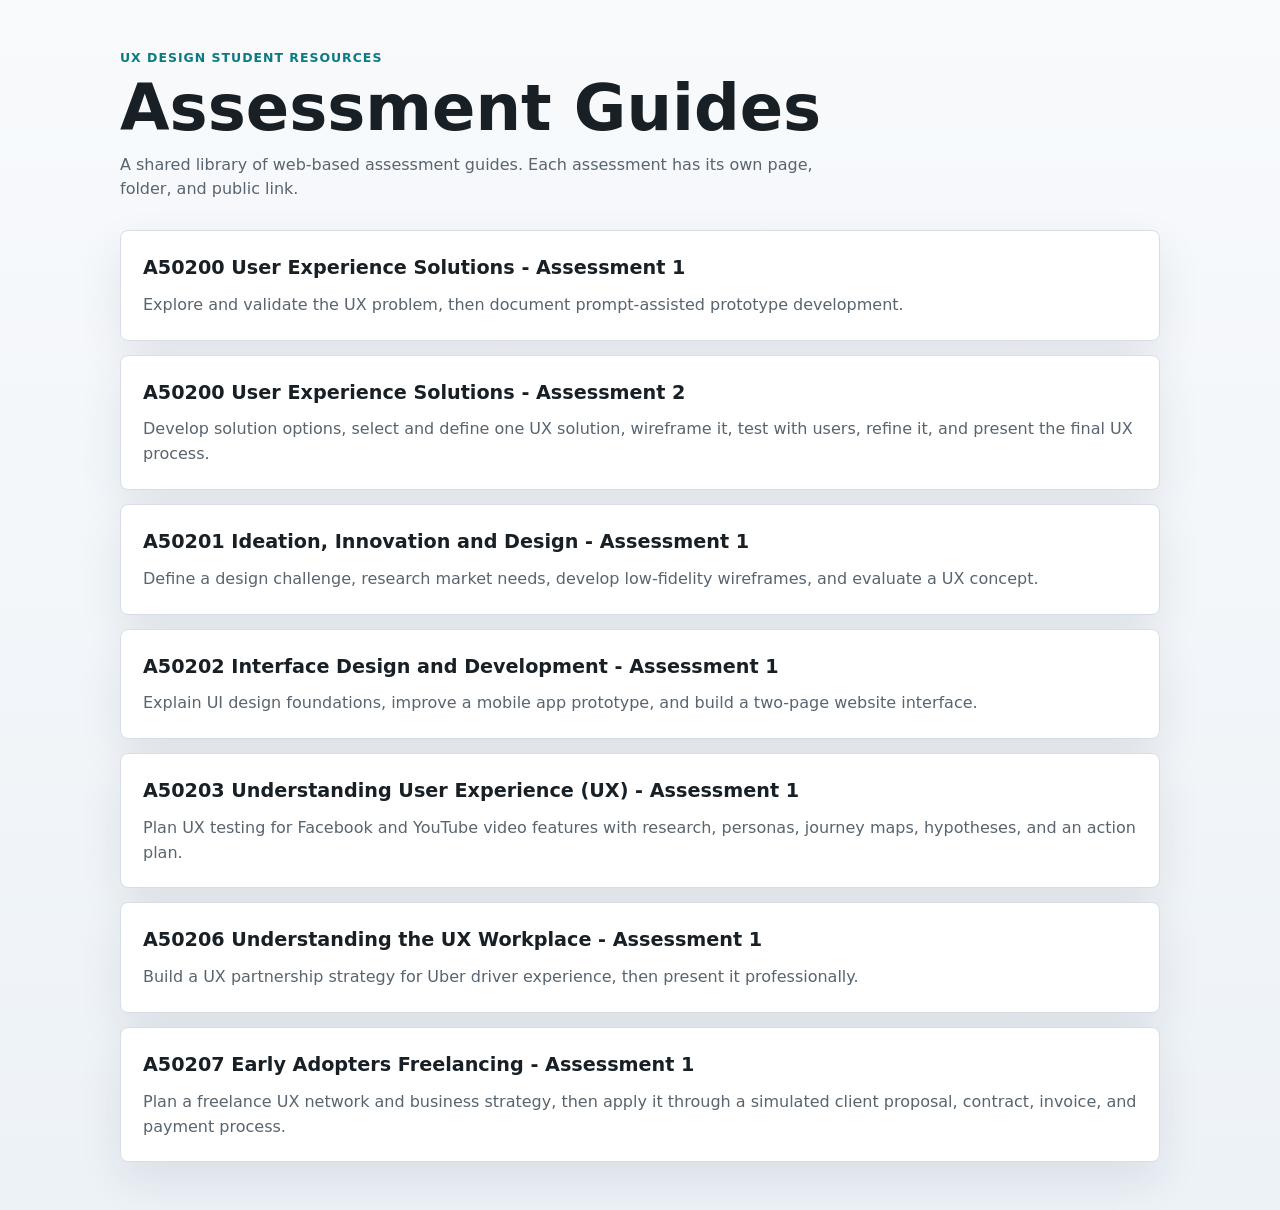
<file: index.html>
<!doctype html>
<html lang="en">
  <head>
    <meta charset="utf-8" />
    <meta name="viewport" content="width=device-width, initial-scale=1" />
    <title>Assessment Guides</title>
    <style>
      :root {
        --ink: #182026;
        --muted: #58646f;
        --line: #d7dee5;
        --blue: #1c6dd0;
        --teal: #0a7b83;
        --panel: #ffffff;
      }

      * {
        box-sizing: border-box;
      }

      body {
        margin: 0;
        min-height: 100vh;
        background: linear-gradient(180deg, #f8fafc 0%, #edf2f7 100%);
        color: var(--ink);
        font-family:
          Inter, ui-sans-serif, system-ui, -apple-system, BlinkMacSystemFont,
          "Segoe UI", sans-serif;
        line-height: 1.55;
      }

      main {
        width: min(1040px, calc(100% - 32px));
        margin: 0 auto;
        padding: 48px 0;
      }

      header {
        margin-bottom: 28px;
      }

      .eyebrow {
        margin: 0 0 8px;
        color: var(--teal);
        font-size: 0.78rem;
        font-weight: 800;
        letter-spacing: 0.08em;
        text-transform: uppercase;
      }

      h1 {
        margin: 0 0 10px;
        font-size: clamp(2rem, 5vw, 4rem);
        line-height: 1.05;
        letter-spacing: 0;
      }

      p {
        margin: 0;
        color: var(--muted);
        max-width: 720px;
      }

      .guide-list {
        display: grid;
        gap: 14px;
        margin-top: 28px;
      }

      .guide-card {
        display: grid;
        gap: 10px;
        padding: 22px;
        border: 1px solid var(--line);
        border-radius: 8px;
        background: var(--panel);
        box-shadow: 0 18px 45px rgba(20, 36, 55, 0.09);
        text-decoration: none;
        color: inherit;
      }

      .guide-card:hover {
        border-color: var(--blue);
      }

      .guide-card strong {
        font-size: 1.2rem;
      }

      .guide-card span {
        color: var(--muted);
      }
    </style>
  </head>
  <body>
    <main>
      <header>
        <p class="eyebrow">UX Design Student Resources</p>
        <h1>Assessment Guides</h1>
        <p>
          A shared library of web-based assessment guides. Each assessment has its own page,
          folder, and public link.
        </p>
      </header>

      <section class="guide-list" aria-label="Published assessment guides">
        <a class="guide-card" href="a50200-user-experience-solutions-assessment-1/">
          <strong>A50200 User Experience Solutions - Assessment 1</strong>
          <span>Explore and validate the UX problem, then document prompt-assisted prototype development.</span>
        </a>
        <a class="guide-card" href="a50200-user-experience-solutions-assessment-2/">
          <strong>A50200 User Experience Solutions - Assessment 2</strong>
          <span>Develop solution options, select and define one UX solution, wireframe it, test with users, refine it, and present the final UX process.</span>
        </a>
        <a class="guide-card" href="a50201-ideation-innovation-and-design-assessment-1/">
          <strong>A50201 Ideation, Innovation and Design - Assessment 1</strong>
          <span>Define a design challenge, research market needs, develop low-fidelity wireframes, and evaluate a UX concept.</span>
        </a>
        <a class="guide-card" href="a50202-interface-design-and-development-assessment-1/">
          <strong>A50202 Interface Design and Development - Assessment 1</strong>
          <span>Explain UI design foundations, improve a mobile app prototype, and build a two-page website interface.</span>
        </a>
        <a class="guide-card" href="a50203-understanding-user-experience-ux-assessment-1/">
          <strong>A50203 Understanding User Experience (UX) - Assessment 1</strong>
          <span>Plan UX testing for Facebook and YouTube video features with research, personas, journey maps, hypotheses, and an action plan.</span>
        </a>
        <a class="guide-card" href="a50206-understanding-the-ux-workplace-assessment-1/">
          <strong>A50206 Understanding the UX Workplace - Assessment 1</strong>
          <span>Build a UX partnership strategy for Uber driver experience, then present it professionally.</span>
        </a>
        <a class="guide-card" href="a50207-early-adopters-freelancing-assessment-1/">
          <strong>A50207 Early Adopters Freelancing - Assessment 1</strong>
          <span>Plan a freelance UX network and business strategy, then apply it through a simulated client proposal, contract, invoice, and payment process.</span>
        </a>
      </section>
    </main>
  </body>
</html>
</file>
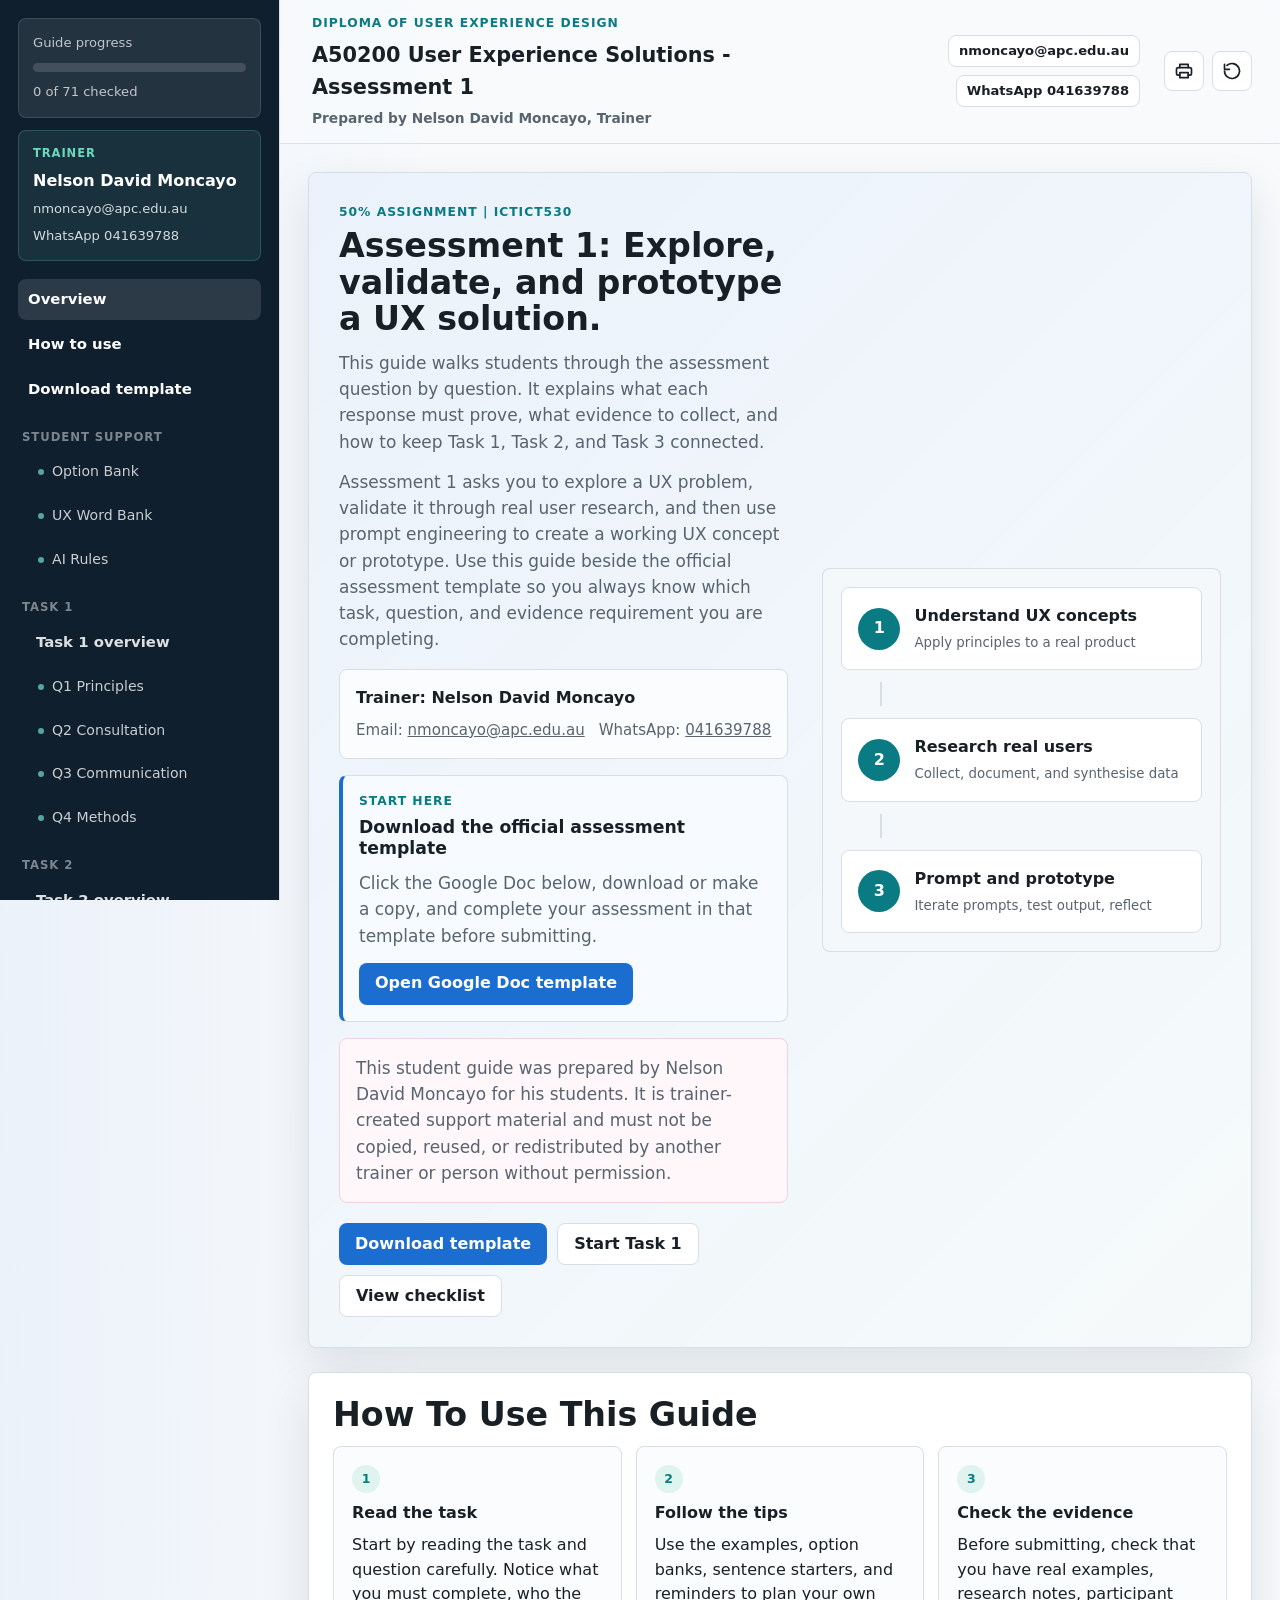
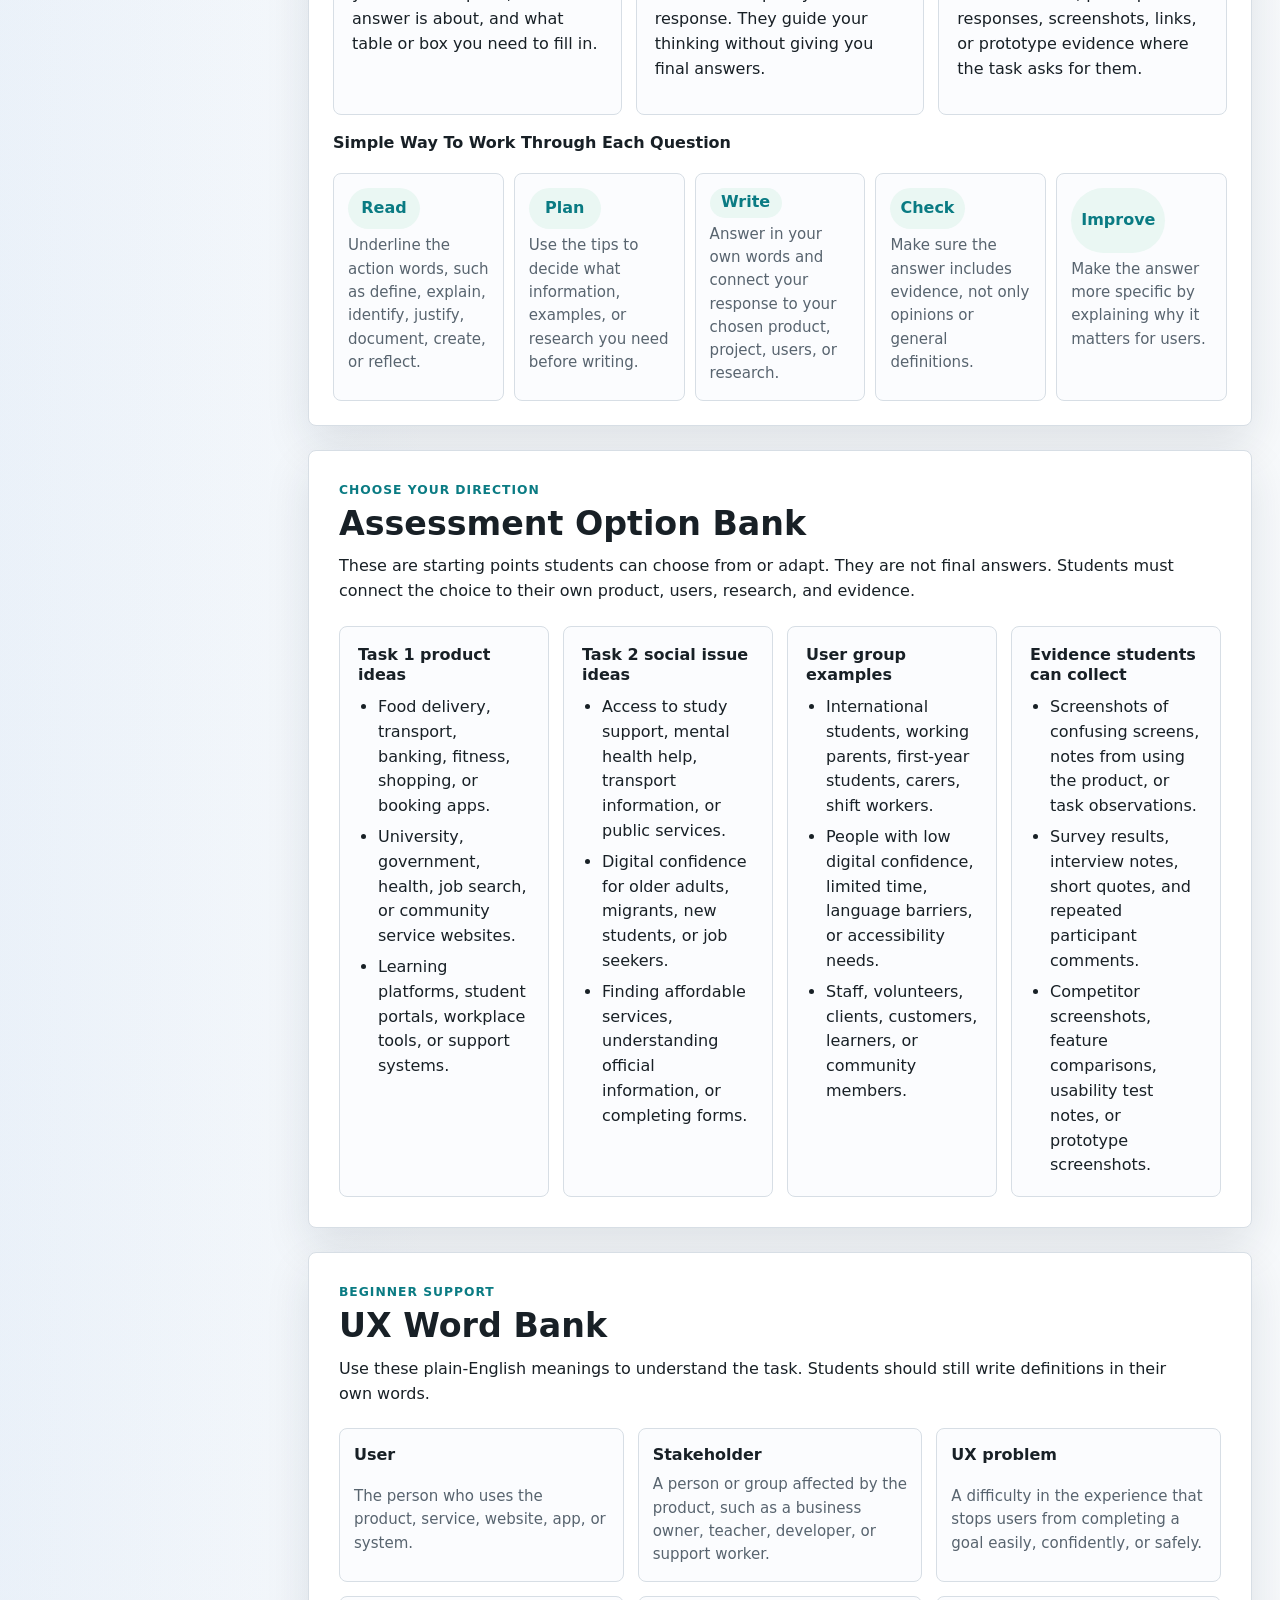
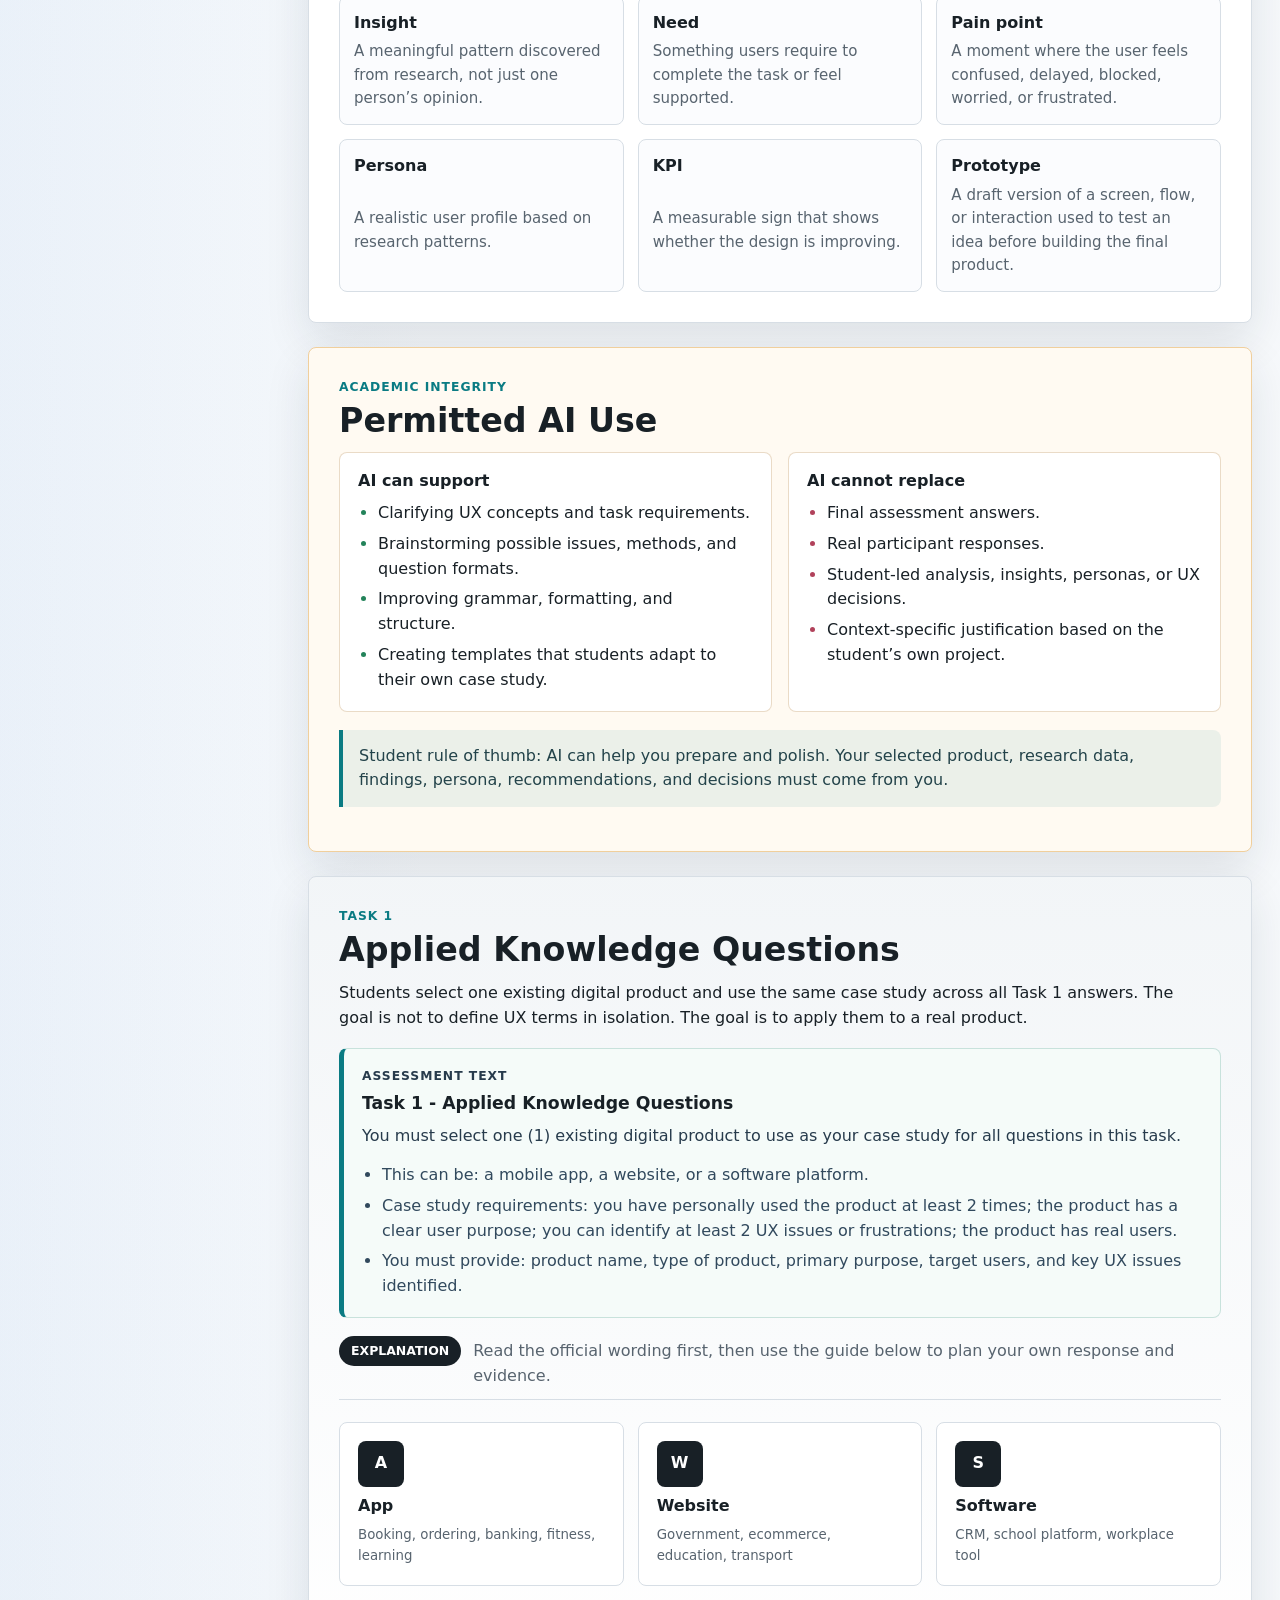
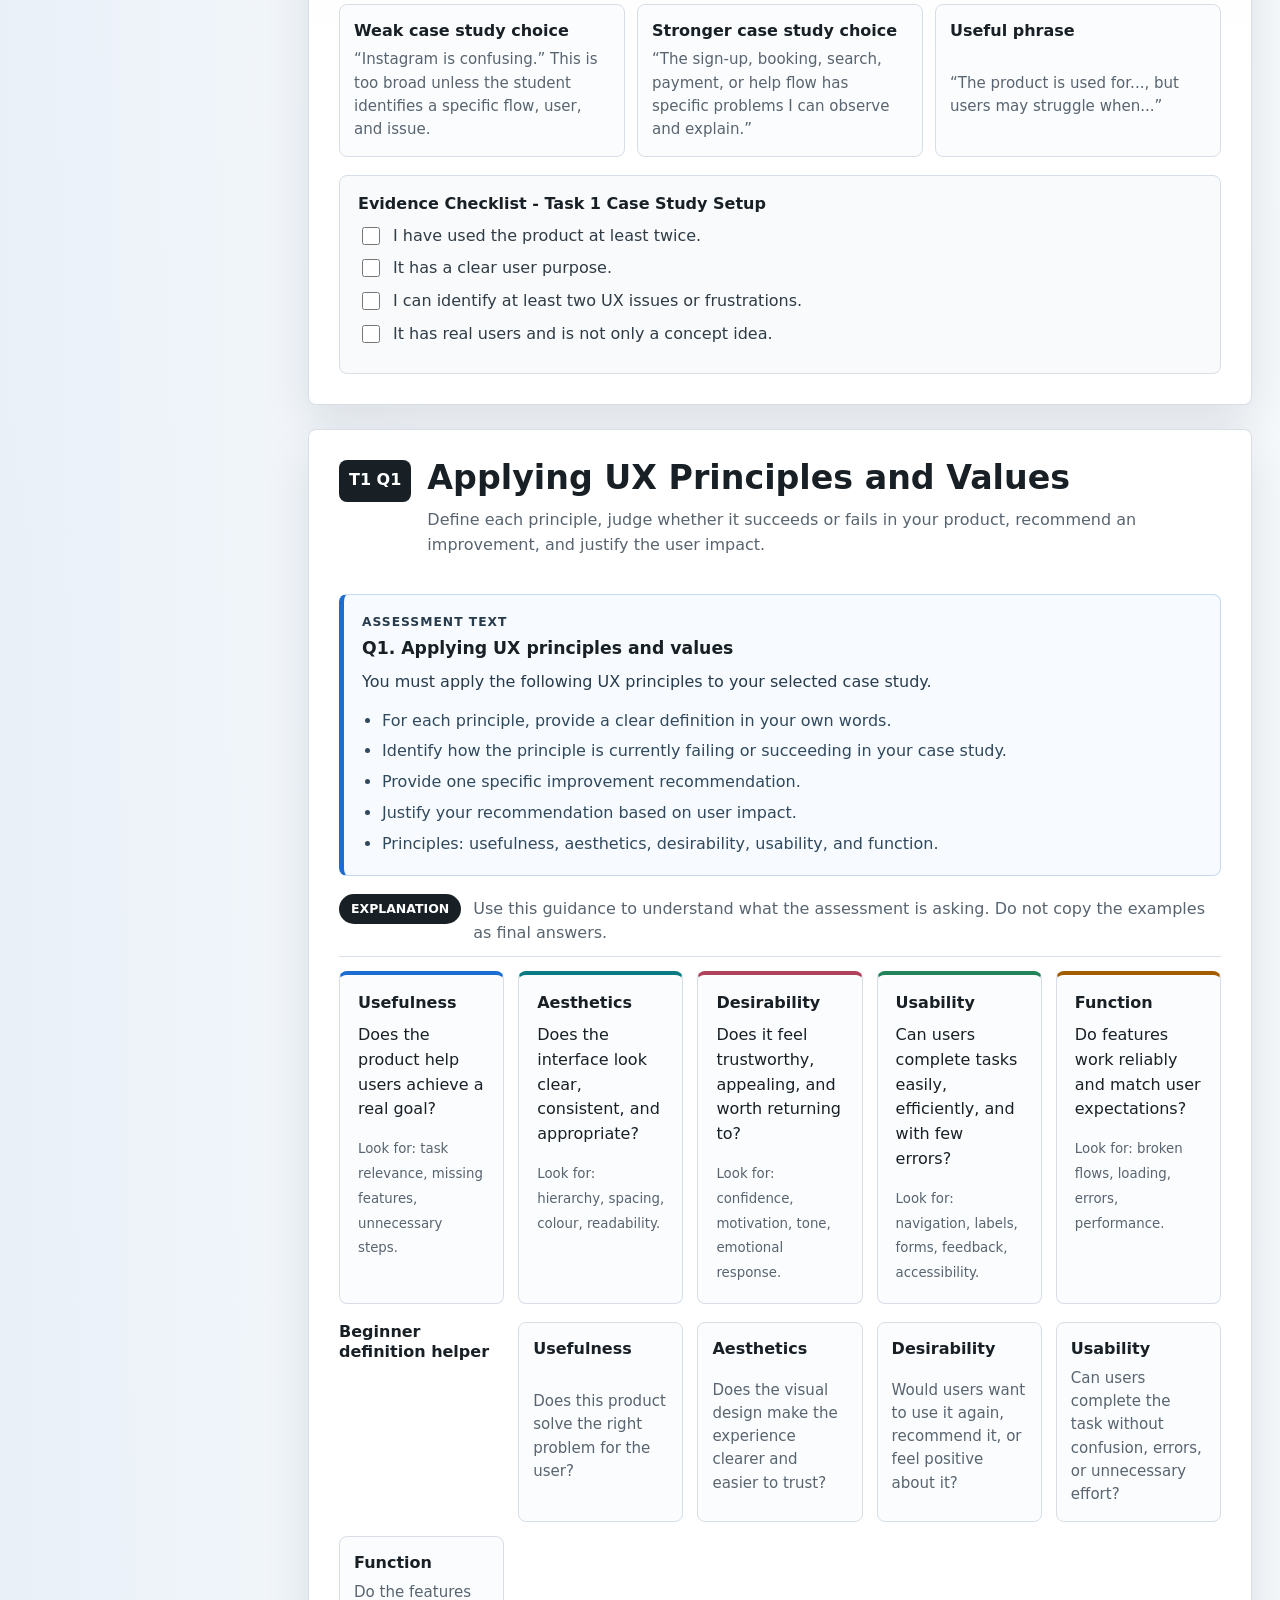
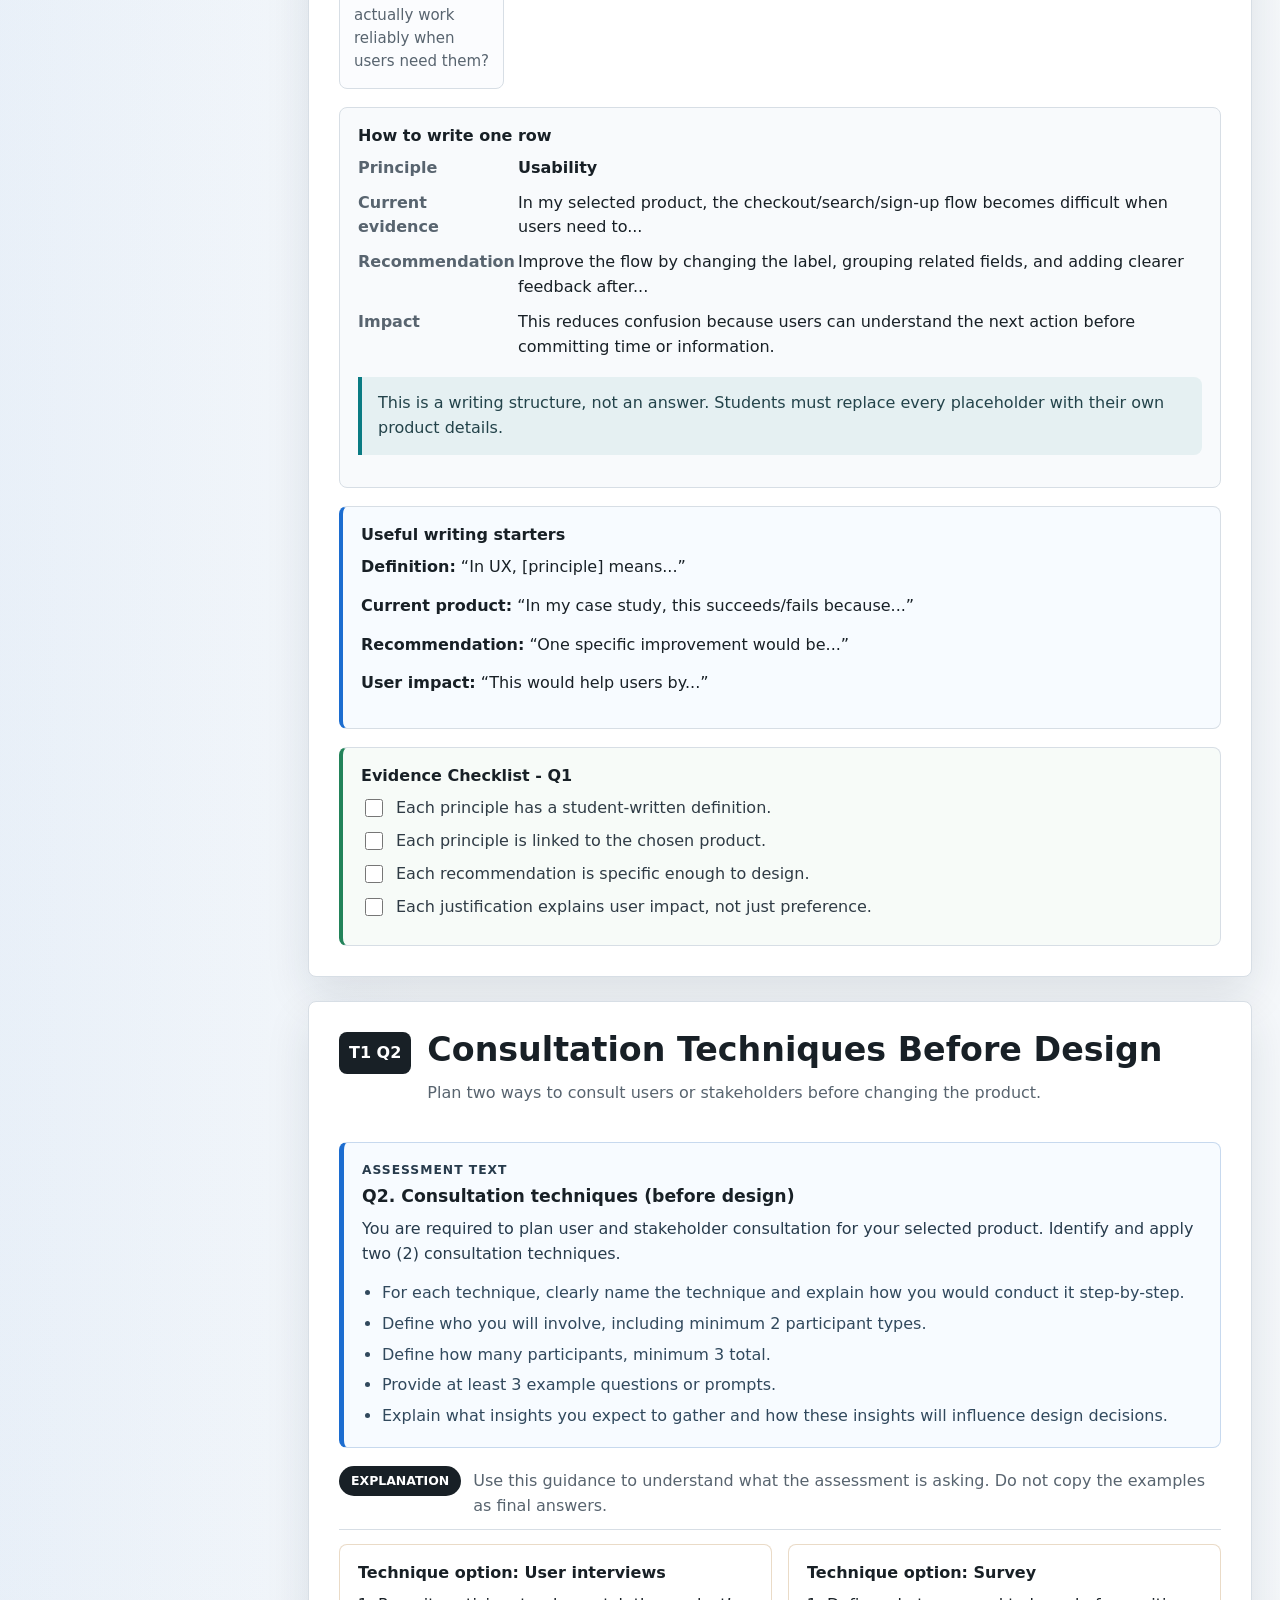
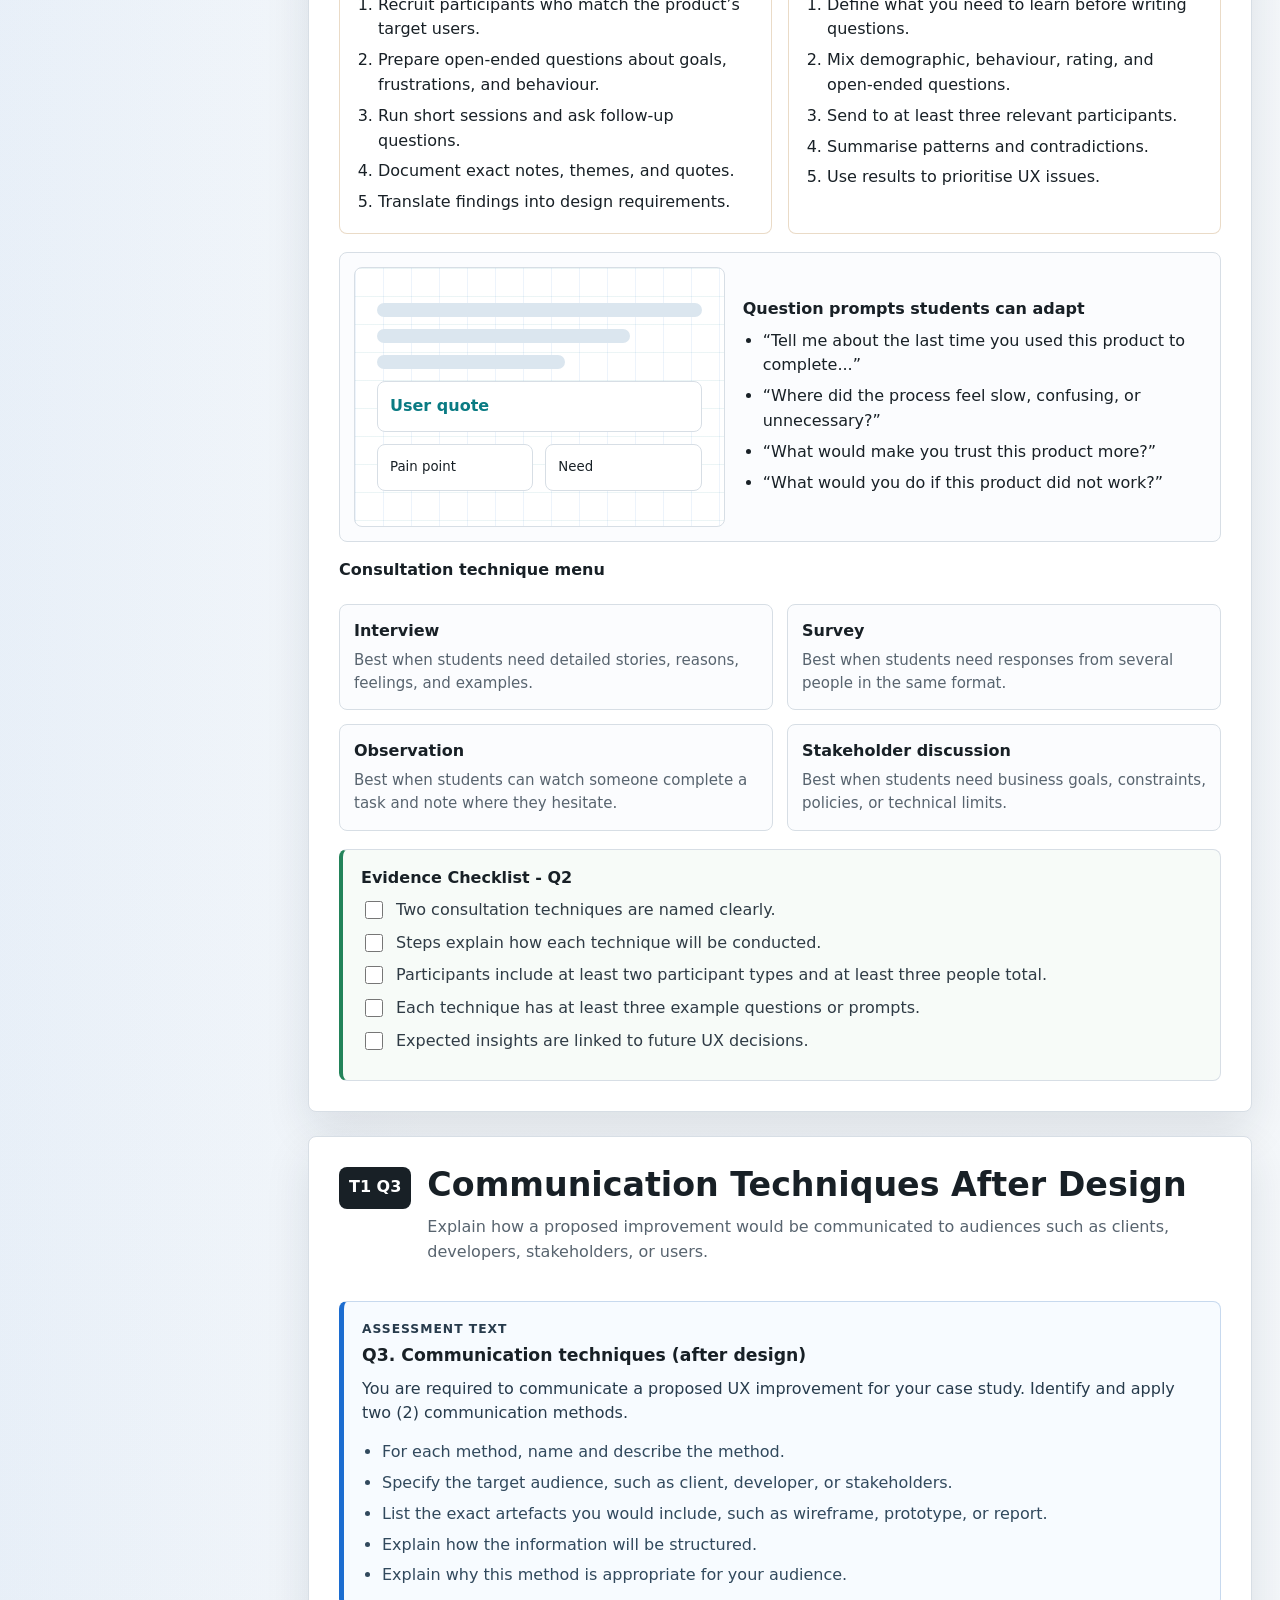
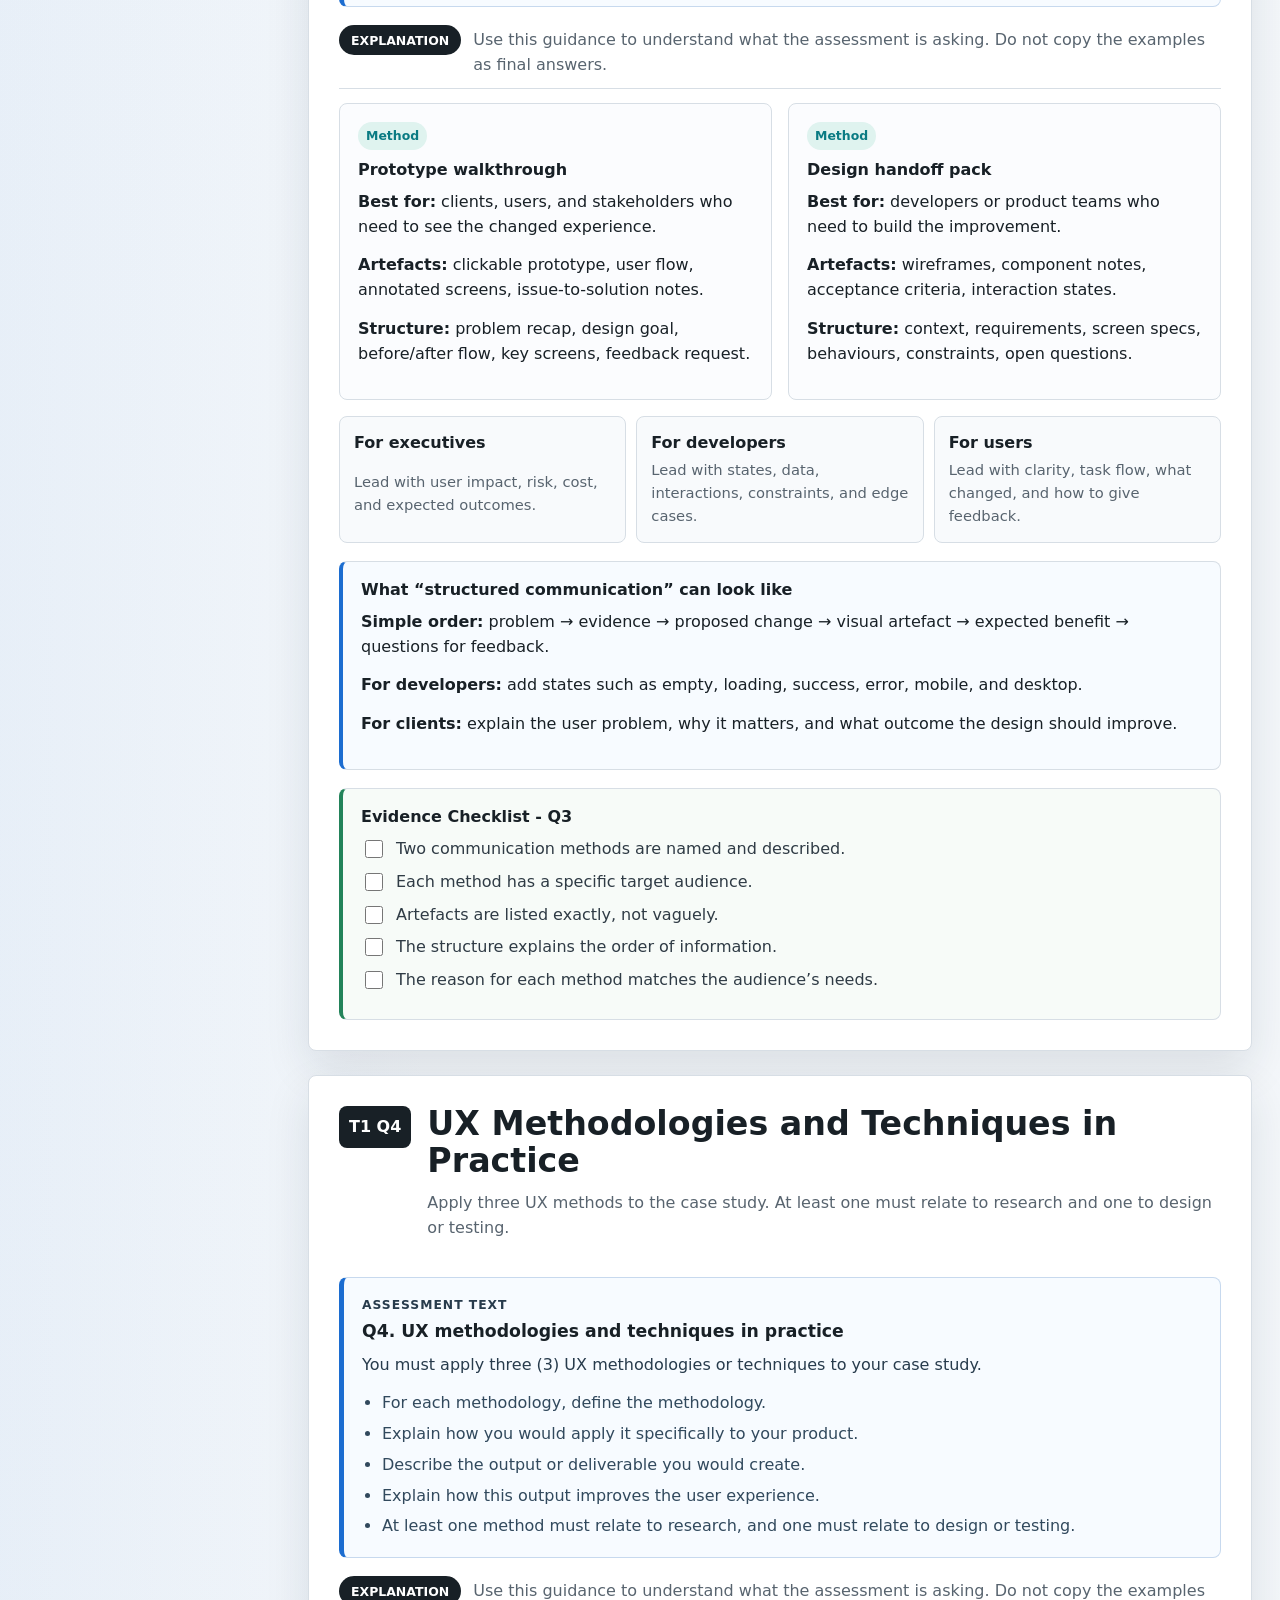
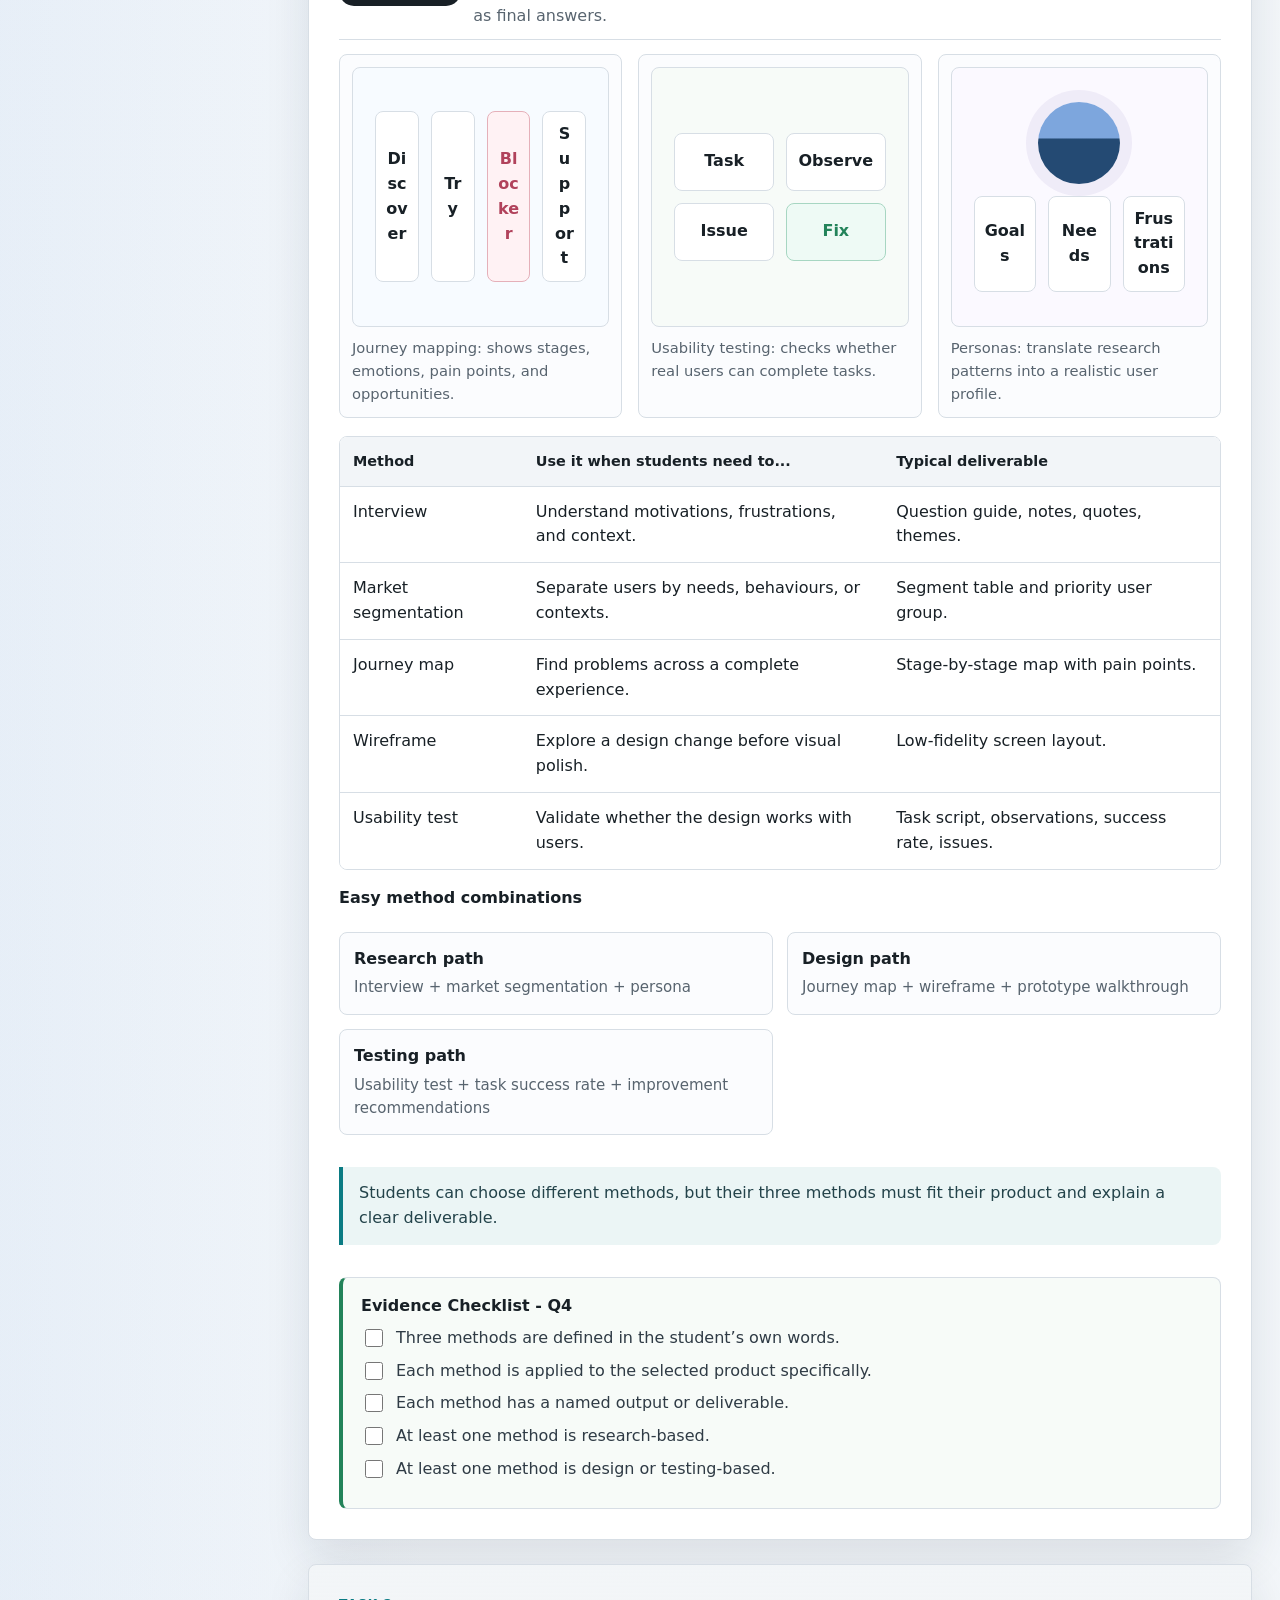
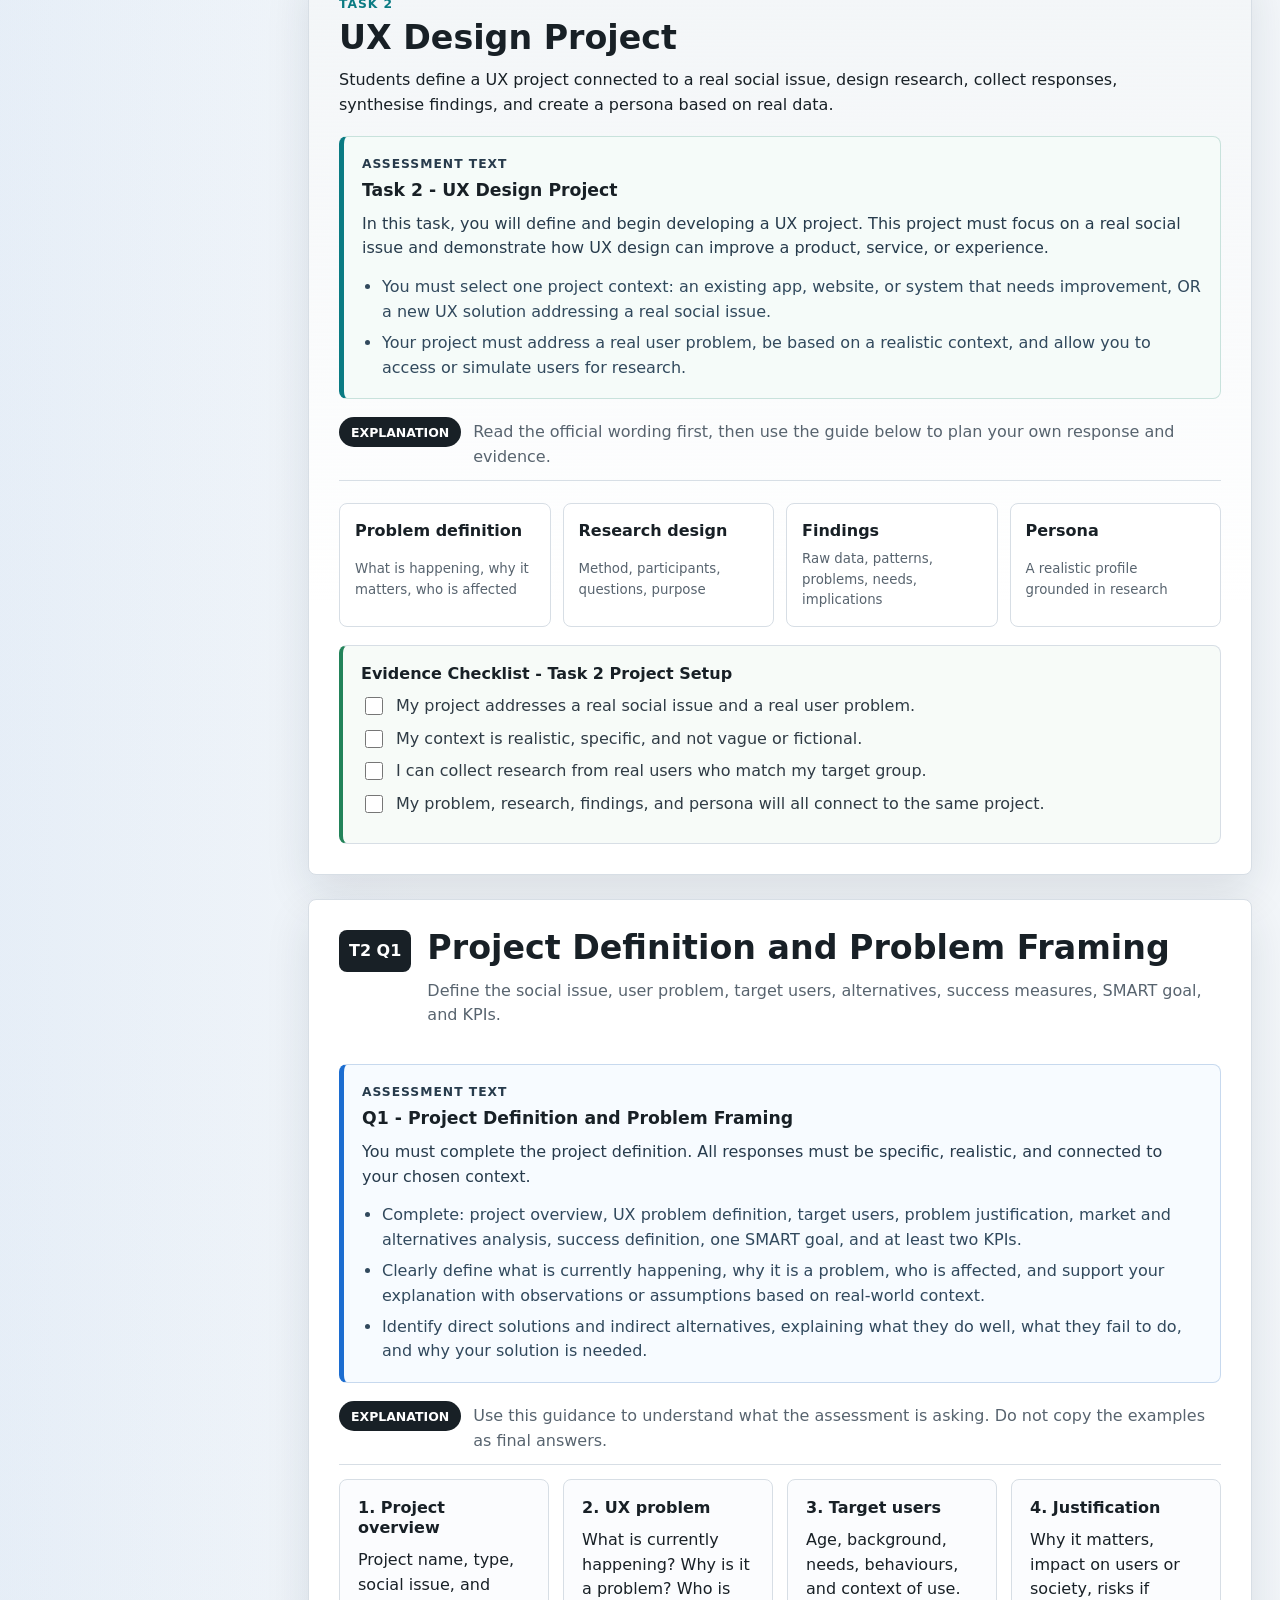
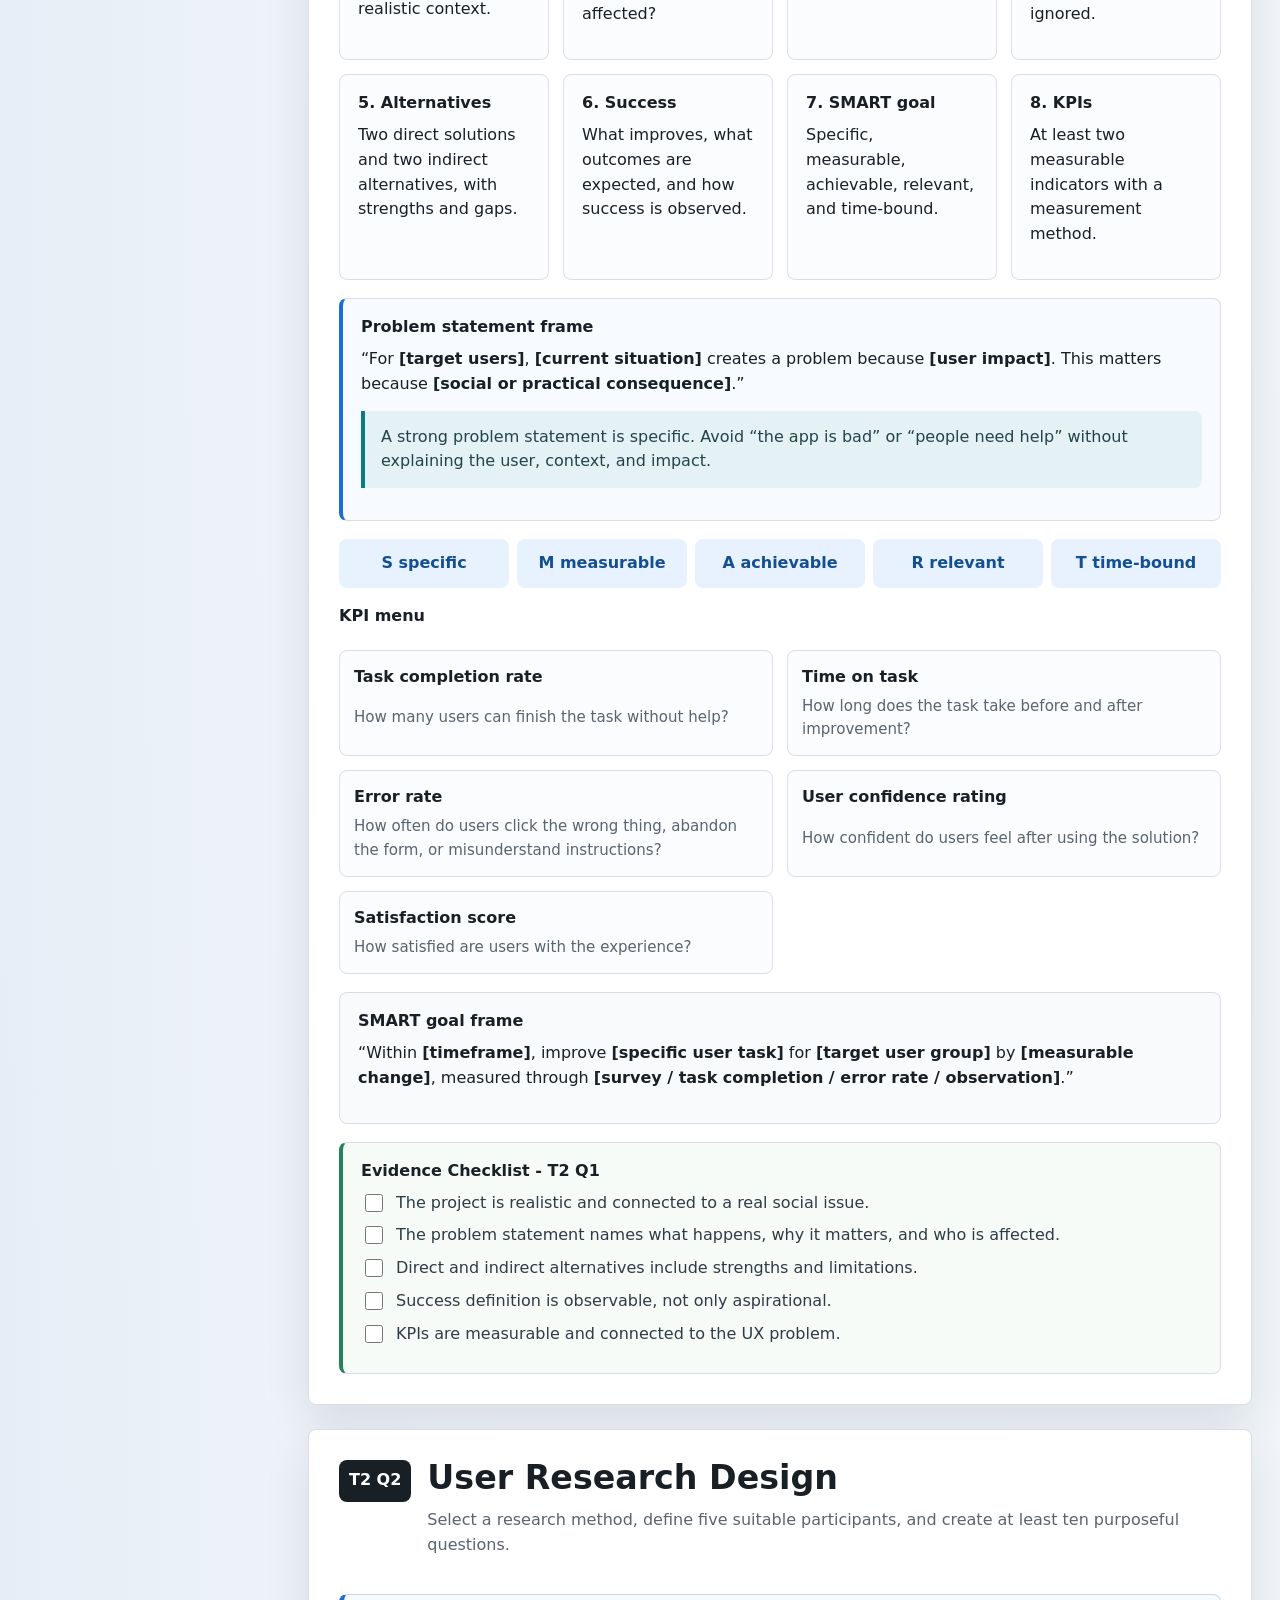
<file: a50200-user-experience-solutions-assessment-1/index.html>
<!doctype html>
<html lang="en">
  <head>
    <meta charset="utf-8" />
    <meta name="viewport" content="width=device-width, initial-scale=1" />
    <title>A50200 User Experience Solutions - Assessment 1</title>
    <link rel="stylesheet" href="styles.css" />
  </head>
  <body>
    <a class="skip-link" href="#main">Skip to guide</a>

    <header class="topbar">
      <div>
        <p class="eyebrow">Diploma of User Experience Design</p>
        <h1>A50200 User Experience Solutions - Assessment 1</h1>
        <p class="trainer-mini">Prepared by Nelson David Moncayo, Trainer</p>
      </div>
      <div class="trainer-contact-top">
        <a href="mailto:nmoncayo@apc.edu.au">nmoncayo@apc.edu.au</a>
        <a href="https://wa.me/6141639788">WhatsApp 041639788</a>
      </div>
      <div class="topbar-actions">
        <button class="icon-button" type="button" data-print title="Print guide" aria-label="Print guide">
          <svg aria-hidden="true" viewBox="0 0 24 24">
            <path d="M7 8V4h10v4" />
            <path d="M7 17H5a2 2 0 0 1-2-2v-5a2 2 0 0 1 2-2h14a2 2 0 0 1 2 2v5a2 2 0 0 1-2 2h-2" />
            <path d="M7 14h10v6H7z" />
          </svg>
        </button>
        <button class="icon-button" type="button" data-reset title="Reset checked items" aria-label="Reset checked items">
          <svg aria-hidden="true" viewBox="0 0 24 24">
            <path d="M3 12a9 9 0 1 0 3-6.7" />
            <path d="M3 4v6h6" />
          </svg>
        </button>
      </div>
    </header>

    <aside class="sidebar" aria-label="Guide navigation">
      <div class="progress-card">
        <span class="progress-label">Guide progress</span>
        <div class="progress-track" aria-hidden="true"><span data-progress-bar></span></div>
        <span class="progress-count" data-progress-count>0 of 0 checked</span>
      </div>
      <div class="trainer-card">
        <span class="trainer-role">Trainer</span>
        <strong>Nelson David Moncayo</strong>
        <a href="mailto:nmoncayo@apc.edu.au">nmoncayo@apc.edu.au</a>
        <a href="https://wa.me/6141639788">WhatsApp 041639788</a>
      </div>
      <nav>
        <a class="nav-main" href="#overview">Overview</a>
        <a class="nav-main" href="#quick-start">How to use</a>
        <a class="nav-main" href="#assessment-template">Download template</a>
        <span class="nav-section">Student support</span>
        <a class="nav-sub" href="#option-bank">Option Bank</a>
        <a class="nav-sub" href="#word-bank">UX Word Bank</a>
        <a class="nav-sub" href="#ai-rules">AI Rules</a>
        <span class="nav-section">Task 1</span>
        <a class="nav-task" href="#task-1">Task 1 overview</a>
        <a class="nav-sub" href="#task-1-q1">Q1 Principles</a>
        <a class="nav-sub" href="#task-1-q2">Q2 Consultation</a>
        <a class="nav-sub" href="#task-1-q3">Q3 Communication</a>
        <a class="nav-sub" href="#task-1-q4">Q4 Methods</a>
        <span class="nav-section">Task 2</span>
        <a class="nav-task" href="#task-2">Task 2 overview</a>
        <a class="nav-sub" href="#task-2-q1">Q1 Framing</a>
        <a class="nav-sub" href="#task-2-q2">Q2 Research Design</a>
        <a class="nav-sub" href="#task-2-q3">Q3 Synthesis</a>
        <a class="nav-sub" href="#task-2-q4">Q4 Persona</a>
        <span class="nav-section">Task 3</span>
        <a class="nav-task" href="#task-3">Task 3 overview</a>
        <a class="nav-sub" href="#task-3-q1">Q1 Tool Selection</a>
        <a class="nav-sub" href="#task-3-q2">Q2 Initial Prompt</a>
        <a class="nav-sub" href="#task-3-q3">Q3 Prompt Iteration</a>
        <a class="nav-sub" href="#task-3-q4">Q4 Prototype</a>
        <a class="nav-sub" href="#task-3-q5">Q5 Reflection</a>
        <a class="nav-main" href="#submission">Submission Check</a>
      </nav>
    </aside>

    <main id="main">
      <section id="overview" class="hero section-panel">
        <div class="hero-copy">
          <p class="eyebrow">50% Assignment | ICTICT530</p>
          <h2>Assessment 1: Explore, validate, and prototype a UX solution.</h2>
          <p>
            This guide walks students through the assessment question by question. It explains what each
            response must prove, what evidence to collect, and how to keep Task 1, Task 2, and Task 3 connected.
          </p>
          <p>
            Assessment 1 asks you to explore a UX problem, validate it through real user research, and then use
            prompt engineering to create a working UX concept or prototype. Use this guide beside the official
            assessment template so you always know which task, question, and evidence requirement you are completing.
          </p>
          <div class="trainer-intro">
            <strong>Trainer: Nelson David Moncayo</strong>
            <span>Email: <a href="mailto:nmoncayo@apc.edu.au">nmoncayo@apc.edu.au</a></span>
            <span>WhatsApp: <a href="https://wa.me/6141639788">041639788</a></span>
          </div>
          <div id="assessment-template" class="template-callout">
            <p class="eyebrow">Start Here</p>
            <h3>Download the official assessment template</h3>
            <p>Click the Google Doc below, download or make a copy, and complete your assessment in that template before submitting.</p>
            <a class="button primary" href="https://docs.google.com/document/d/1Ws_qO4OjF6zapAp_Xtf86lvgO4VMmkMogncKRmyewmA/edit?usp=sharing">Open Google Doc template</a>
          </div>
          <p class="ownership-note">
            This student guide was prepared by Nelson David Moncayo for his students. It is trainer-created support material and must not be copied, reused, or redistributed by another trainer or person without permission.
          </p>
          <div class="hero-actions">
            <a class="button primary" href="#assessment-template">Download template</a>
            <a class="button secondary" href="#task-1">Start Task 1</a>
            <a class="button secondary" href="#submission">View checklist</a>
          </div>
        </div>
        <div class="hero-visual" aria-label="Assessment workflow diagram">
          <div class="flow-node">
            <span>1</span>
            <strong>Understand UX concepts</strong>
            <small>Apply principles to a real product</small>
          </div>
          <div class="flow-line"></div>
          <div class="flow-node">
            <span>2</span>
            <strong>Research real users</strong>
            <small>Collect, document, and synthesise data</small>
          </div>
          <div class="flow-line"></div>
          <div class="flow-node">
            <span>3</span>
            <strong>Prompt and prototype</strong>
            <small>Iterate prompts, test output, reflect</small>
          </div>
        </div>
      </section>

      <section id="quick-start" class="section-panel compact">
        <h2>How To Use This Guide</h2>
        <div class="three-col">
          <article class="mini-card">
            <span class="badge">1</span>
            <h3>Read the task</h3>
            <p>Start by reading the task and question carefully. Notice what you must complete, who the answer is about, and what table or box you need to fill in.</p>
          </article>
          <article class="mini-card">
            <span class="badge">2</span>
            <h3>Follow the tips</h3>
            <p>Use the examples, option banks, sentence starters, and reminders to plan your own response. They guide your thinking without giving you final answers.</p>
          </article>
          <article class="mini-card">
            <span class="badge">3</span>
            <h3>Check the evidence</h3>
            <p>Before submitting, check that you have real examples, research notes, participant responses, screenshots, links, or prototype evidence where the task asks for them.</p>
          </article>
        </div>
        <div class="plain-steps">
          <h3>Simple Way To Work Through Each Question</h3>
          <div>
            <span>Read</span>
            <p>Underline the action words, such as define, explain, identify, justify, document, create, or reflect.</p>
          </div>
          <div>
            <span>Plan</span>
            <p>Use the tips to decide what information, examples, or research you need before writing.</p>
          </div>
          <div>
            <span>Write</span>
            <p>Answer in your own words and connect your response to your chosen product, project, users, or research.</p>
          </div>
          <div>
            <span>Check</span>
            <p>Make sure the answer includes evidence, not only opinions or general definitions.</p>
          </div>
          <div>
            <span>Improve</span>
            <p>Make the answer more specific by explaining why it matters for users.</p>
          </div>
        </div>
      </section>

      <section id="option-bank" class="section-panel">
        <div class="section-heading">
          <p class="eyebrow">Choose Your Direction</p>
          <h2>Assessment Option Bank</h2>
          <p>
            These are starting points students can choose from or adapt. They are not final answers.
            Students must connect the choice to their own product, users, research, and evidence.
          </p>
        </div>
        <div class="option-grid">
          <article>
            <h3>Task 1 product ideas</h3>
            <ul>
              <li>Food delivery, transport, banking, fitness, shopping, or booking apps.</li>
              <li>University, government, health, job search, or community service websites.</li>
              <li>Learning platforms, student portals, workplace tools, or support systems.</li>
            </ul>
          </article>
          <article>
            <h3>Task 2 social issue ideas</h3>
            <ul>
              <li>Access to study support, mental health help, transport information, or public services.</li>
              <li>Digital confidence for older adults, migrants, new students, or job seekers.</li>
              <li>Finding affordable services, understanding official information, or completing forms.</li>
            </ul>
          </article>
          <article>
            <h3>User group examples</h3>
            <ul>
              <li>International students, working parents, first-year students, carers, shift workers.</li>
              <li>People with low digital confidence, limited time, language barriers, or accessibility needs.</li>
              <li>Staff, volunteers, clients, customers, learners, or community members.</li>
            </ul>
          </article>
          <article>
            <h3>Evidence students can collect</h3>
            <ul>
              <li>Screenshots of confusing screens, notes from using the product, or task observations.</li>
              <li>Survey results, interview notes, short quotes, and repeated participant comments.</li>
              <li>Competitor screenshots, feature comparisons, usability test notes, or prototype screenshots.</li>
            </ul>
          </article>
        </div>
      </section>

      <section id="word-bank" class="section-panel">
        <div class="section-heading">
          <p class="eyebrow">Beginner Support</p>
          <h2>UX Word Bank</h2>
          <p>Use these plain-English meanings to understand the task. Students should still write definitions in their own words.</p>
        </div>
        <div class="word-grid">
          <div><strong>User</strong><span>The person who uses the product, service, website, app, or system.</span></div>
          <div><strong>Stakeholder</strong><span>A person or group affected by the product, such as a business owner, teacher, developer, or support worker.</span></div>
          <div><strong>UX problem</strong><span>A difficulty in the experience that stops users from completing a goal easily, confidently, or safely.</span></div>
          <div><strong>Insight</strong><span>A meaningful pattern discovered from research, not just one person’s opinion.</span></div>
          <div><strong>Need</strong><span>Something users require to complete the task or feel supported.</span></div>
          <div><strong>Pain point</strong><span>A moment where the user feels confused, delayed, blocked, worried, or frustrated.</span></div>
          <div><strong>Persona</strong><span>A realistic user profile based on research patterns.</span></div>
          <div><strong>KPI</strong><span>A measurable sign that shows whether the design is improving.</span></div>
          <div><strong>Prototype</strong><span>A draft version of a screen, flow, or interaction used to test an idea before building the final product.</span></div>
        </div>
      </section>

      <section id="ai-rules" class="section-panel warning-panel">
        <div class="section-heading">
          <p class="eyebrow">Academic Integrity</p>
          <h2>Permitted AI Use</h2>
        </div>
        <div class="split">
          <article>
            <h3>AI can support</h3>
            <ul class="check-list">
              <li>Clarifying UX concepts and task requirements.</li>
              <li>Brainstorming possible issues, methods, and question formats.</li>
              <li>Improving grammar, formatting, and structure.</li>
              <li>Creating templates that students adapt to their own case study.</li>
            </ul>
          </article>
          <article>
            <h3>AI cannot replace</h3>
            <ul class="cross-list">
              <li>Final assessment answers.</li>
              <li>Real participant responses.</li>
              <li>Student-led analysis, insights, personas, or UX decisions.</li>
              <li>Context-specific justification based on the student’s own project.</li>
            </ul>
          </article>
        </div>
        <p class="callout">
          Student rule of thumb: AI can help you prepare and polish. Your selected product, research data,
          findings, persona, recommendations, and decisions must come from you.
        </p>
      </section>

      <section id="task-1" class="task-intro section-panel">
        <div class="section-heading">
          <p class="eyebrow">Task 1</p>
          <h2>Applied Knowledge Questions</h2>
          <p>
            Students select one existing digital product and use the same case study across all Task 1 answers.
            The goal is not to define UX terms in isolation. The goal is to apply them to a real product.
          </p>
        </div>
        <div class="assessment-text task-text">
          <p class="eyebrow">Assessment Text</p>
          <h3>Task 1 - Applied Knowledge Questions</h3>
          <p>You must select one (1) existing digital product to use as your case study for all questions in this task.</p>
          <ul>
            <li>This can be: a mobile app, a website, or a software platform.</li>
            <li>Case study requirements: you have personally used the product at least 2 times; the product has a clear user purpose; you can identify at least 2 UX issues or frustrations; the product has real users.</li>
            <li>You must provide: product name, type of product, primary purpose, target users, and key UX issues identified.</li>
          </ul>
        </div>
        <div class="guide-section-label">
          <span>Explanation</span>
          <p>Read the official wording first, then use the guide below to plan your own response and evidence.</p>
        </div>
        <div class="visual-strip">
          <div class="product-card">
            <span class="product-icon">A</span>
            <strong>App</strong>
            <small>Booking, ordering, banking, fitness, learning</small>
          </div>
          <div class="product-card">
            <span class="product-icon">W</span>
            <strong>Website</strong>
            <small>Government, ecommerce, education, transport</small>
          </div>
          <div class="product-card">
            <span class="product-icon">S</span>
            <strong>Software</strong>
            <small>CRM, school platform, workplace tool</small>
          </div>
        </div>
        <div class="helper-strip">
          <div>
            <strong>Weak case study choice</strong>
            <span>“Instagram is confusing.” This is too broad unless the student identifies a specific flow, user, and issue.</span>
          </div>
          <div>
            <strong>Stronger case study choice</strong>
            <span>“The sign-up, booking, search, payment, or help flow has specific problems I can observe and explain.”</span>
          </div>
          <div>
            <strong>Useful phrase</strong>
            <span>“The product is used for..., but users may struggle when...”</span>
          </div>
        </div>
        <div class="guidance-box">
          <h3>Evidence Checklist - Task 1 Case Study Setup</h3>
          <label><input type="checkbox" data-check /> I have used the product at least twice.</label>
          <label><input type="checkbox" data-check /> It has a clear user purpose.</label>
          <label><input type="checkbox" data-check /> I can identify at least two UX issues or frustrations.</label>
          <label><input type="checkbox" data-check /> It has real users and is not only a concept idea.</label>
        </div>
      </section>

      <section id="task-1-q1" class="question section-panel">
        <div class="question-header">
          <span class="question-number">T1 Q1</span>
          <div>
            <h2>Applying UX Principles and Values</h2>
            <p>Define each principle, judge whether it succeeds or fails in your product, recommend an improvement, and justify the user impact.</p>
          </div>
        </div>
        <div class="assessment-text">
          <p class="eyebrow">Assessment Text</p>
          <h3>Q1. Applying UX principles and values</h3>
          <p>You must apply the following UX principles to your selected case study.</p>
          <ul>
            <li>For each principle, provide a clear definition in your own words.</li>
            <li>Identify how the principle is currently failing or succeeding in your case study.</li>
            <li>Provide one specific improvement recommendation.</li>
            <li>Justify your recommendation based on user impact.</li>
            <li>Principles: usefulness, aesthetics, desirability, usability, and function.</li>
          </ul>
        </div>
        <div class="guide-section-label">
          <span>Explanation</span>
          <p>Use this guidance to understand what the assessment is asking. Do not copy the examples as final answers.</p>
        </div>

        <div class="principle-grid">
          <article class="principle-card">
            <h3>Usefulness</h3>
            <p>Does the product help users achieve a real goal?</p>
            <small>Look for: task relevance, missing features, unnecessary steps.</small>
          </article>
          <article class="principle-card">
            <h3>Aesthetics</h3>
            <p>Does the interface look clear, consistent, and appropriate?</p>
            <small>Look for: hierarchy, spacing, colour, readability.</small>
          </article>
          <article class="principle-card">
            <h3>Desirability</h3>
            <p>Does it feel trustworthy, appealing, and worth returning to?</p>
            <small>Look for: confidence, motivation, tone, emotional response.</small>
          </article>
          <article class="principle-card">
            <h3>Usability</h3>
            <p>Can users complete tasks easily, efficiently, and with few errors?</p>
            <small>Look for: navigation, labels, forms, feedback, accessibility.</small>
          </article>
          <article class="principle-card">
            <h3>Function</h3>
            <p>Do features work reliably and match user expectations?</p>
            <small>Look for: broken flows, loading, errors, performance.</small>
          </article>
        </div>
        <div class="definition-helper">
          <h3>Beginner definition helper</h3>
          <div>
            <strong>Usefulness</strong>
            <span>Does this product solve the right problem for the user?</span>
          </div>
          <div>
            <strong>Aesthetics</strong>
            <span>Does the visual design make the experience clearer and easier to trust?</span>
          </div>
          <div>
            <strong>Desirability</strong>
            <span>Would users want to use it again, recommend it, or feel positive about it?</span>
          </div>
          <div>
            <strong>Usability</strong>
            <span>Can users complete the task without confusion, errors, or unnecessary effort?</span>
          </div>
          <div>
            <strong>Function</strong>
            <span>Do the features actually work reliably when users need them?</span>
          </div>
        </div>

        <div class="example-block">
          <h3>How to write one row</h3>
          <div class="row-example">
            <span>Principle</span>
            <p><strong>Usability</strong></p>
            <span>Current evidence</span>
            <p>In my selected product, the checkout/search/sign-up flow becomes difficult when users need to...</p>
            <span>Recommendation</span>
            <p>Improve the flow by changing the label, grouping related fields, and adding clearer feedback after...</p>
            <span>Impact</span>
            <p>This reduces confusion because users can understand the next action before committing time or information.</p>
          </div>
          <p class="note">This is a writing structure, not an answer. Students must replace every placeholder with their own product details.</p>
        </div>
        <div class="language-box">
          <h3>Useful writing starters</h3>
          <p><strong>Definition:</strong> “In UX, [principle] means...”</p>
          <p><strong>Current product:</strong> “In my case study, this succeeds/fails because...”</p>
          <p><strong>Recommendation:</strong> “One specific improvement would be...”</p>
          <p><strong>User impact:</strong> “This would help users by...”</p>
        </div>

        <div class="check-panel">
          <h3>Evidence Checklist - Q1</h3>
          <label><input type="checkbox" data-check /> Each principle has a student-written definition.</label>
          <label><input type="checkbox" data-check /> Each principle is linked to the chosen product.</label>
          <label><input type="checkbox" data-check /> Each recommendation is specific enough to design.</label>
          <label><input type="checkbox" data-check /> Each justification explains user impact, not just preference.</label>
        </div>
      </section>

      <section id="task-1-q2" class="question section-panel">
        <div class="question-header">
          <span class="question-number">T1 Q2</span>
          <div>
            <h2>Consultation Techniques Before Design</h2>
            <p>Plan two ways to consult users or stakeholders before changing the product.</p>
          </div>
        </div>
        <div class="assessment-text">
          <p class="eyebrow">Assessment Text</p>
          <h3>Q2. Consultation techniques (before design)</h3>
          <p>You are required to plan user and stakeholder consultation for your selected product. Identify and apply two (2) consultation techniques.</p>
          <ul>
            <li>For each technique, clearly name the technique and explain how you would conduct it step-by-step.</li>
            <li>Define who you will involve, including minimum 2 participant types.</li>
            <li>Define how many participants, minimum 3 total.</li>
            <li>Provide at least 3 example questions or prompts.</li>
            <li>Explain what insights you expect to gather and how these insights will influence design decisions.</li>
          </ul>
        </div>
        <div class="guide-section-label">
          <span>Explanation</span>
          <p>Use this guidance to understand what the assessment is asking. Do not copy the examples as final answers.</p>
        </div>
        <div class="method-map">
          <article>
            <h3>Technique option: User interviews</h3>
            <ol>
              <li>Recruit participants who match the product’s target users.</li>
              <li>Prepare open-ended questions about goals, frustrations, and behaviour.</li>
              <li>Run short sessions and ask follow-up questions.</li>
              <li>Document exact notes, themes, and quotes.</li>
              <li>Translate findings into design requirements.</li>
            </ol>
          </article>
          <article>
            <h3>Technique option: Survey</h3>
            <ol>
              <li>Define what you need to learn before writing questions.</li>
              <li>Mix demographic, behaviour, rating, and open-ended questions.</li>
              <li>Send to at least three relevant participants.</li>
              <li>Summarise patterns and contradictions.</li>
              <li>Use results to prioritise UX issues.</li>
            </ol>
          </article>
        </div>
        <div class="illustration-card">
          <div class="visual-example transcript-visual" role="img" aria-label="Interview notes and transcription example">
            <span></span><span></span><span></span>
            <strong>User quote</strong>
            <small>Pain point</small>
            <small>Need</small>
          </div>
          <div>
            <h3>Question prompts students can adapt</h3>
            <ul>
              <li>“Tell me about the last time you used this product to complete...”</li>
              <li>“Where did the process feel slow, confusing, or unnecessary?”</li>
              <li>“What would make you trust this product more?”</li>
              <li>“What would you do if this product did not work?”</li>
            </ul>
          </div>
        </div>
        <div class="question-bank">
          <h3>Consultation technique menu</h3>
          <div>
            <strong>Interview</strong>
            <span>Best when students need detailed stories, reasons, feelings, and examples.</span>
          </div>
          <div>
            <strong>Survey</strong>
            <span>Best when students need responses from several people in the same format.</span>
          </div>
          <div>
            <strong>Observation</strong>
            <span>Best when students can watch someone complete a task and note where they hesitate.</span>
          </div>
          <div>
            <strong>Stakeholder discussion</strong>
            <span>Best when students need business goals, constraints, policies, or technical limits.</span>
          </div>
        </div>
        <div class="check-panel">
          <h3>Evidence Checklist - Q2</h3>
          <label><input type="checkbox" data-check /> Two consultation techniques are named clearly.</label>
          <label><input type="checkbox" data-check /> Steps explain how each technique will be conducted.</label>
          <label><input type="checkbox" data-check /> Participants include at least two participant types and at least three people total.</label>
          <label><input type="checkbox" data-check /> Each technique has at least three example questions or prompts.</label>
          <label><input type="checkbox" data-check /> Expected insights are linked to future UX decisions.</label>
        </div>
      </section>

      <section id="task-1-q3" class="question section-panel">
        <div class="question-header">
          <span class="question-number">T1 Q3</span>
          <div>
            <h2>Communication Techniques After Design</h2>
            <p>Explain how a proposed improvement would be communicated to audiences such as clients, developers, stakeholders, or users.</p>
          </div>
        </div>
        <div class="assessment-text">
          <p class="eyebrow">Assessment Text</p>
          <h3>Q3. Communication techniques (after design)</h3>
          <p>You are required to communicate a proposed UX improvement for your case study. Identify and apply two (2) communication methods.</p>
          <ul>
            <li>For each method, name and describe the method.</li>
            <li>Specify the target audience, such as client, developer, or stakeholders.</li>
            <li>List the exact artefacts you would include, such as wireframe, prototype, or report.</li>
            <li>Explain how the information will be structured.</li>
            <li>Explain why this method is appropriate for your audience.</li>
          </ul>
        </div>
        <div class="guide-section-label">
          <span>Explanation</span>
          <p>Use this guidance to understand what the assessment is asking. Do not copy the examples as final answers.</p>
        </div>

        <div class="two-col">
          <article class="communication-card">
            <span class="badge">Method</span>
            <h3>Prototype walkthrough</h3>
            <p><strong>Best for:</strong> clients, users, and stakeholders who need to see the changed experience.</p>
            <p><strong>Artefacts:</strong> clickable prototype, user flow, annotated screens, issue-to-solution notes.</p>
            <p><strong>Structure:</strong> problem recap, design goal, before/after flow, key screens, feedback request.</p>
          </article>
          <article class="communication-card">
            <span class="badge">Method</span>
            <h3>Design handoff pack</h3>
            <p><strong>Best for:</strong> developers or product teams who need to build the improvement.</p>
            <p><strong>Artefacts:</strong> wireframes, component notes, acceptance criteria, interaction states.</p>
            <p><strong>Structure:</strong> context, requirements, screen specs, behaviours, constraints, open questions.</p>
          </article>
        </div>
        <div class="tip-grid">
          <div>
            <strong>For executives</strong>
            <span>Lead with user impact, risk, cost, and expected outcomes.</span>
          </div>
          <div>
            <strong>For developers</strong>
            <span>Lead with states, data, interactions, constraints, and edge cases.</span>
          </div>
          <div>
            <strong>For users</strong>
            <span>Lead with clarity, task flow, what changed, and how to give feedback.</span>
          </div>
        </div>
        <div class="language-box">
          <h3>What “structured communication” can look like</h3>
          <p><strong>Simple order:</strong> problem → evidence → proposed change → visual artefact → expected benefit → questions for feedback.</p>
          <p><strong>For developers:</strong> add states such as empty, loading, success, error, mobile, and desktop.</p>
          <p><strong>For clients:</strong> explain the user problem, why it matters, and what outcome the design should improve.</p>
        </div>
        <div class="check-panel">
          <h3>Evidence Checklist - Q3</h3>
          <label><input type="checkbox" data-check /> Two communication methods are named and described.</label>
          <label><input type="checkbox" data-check /> Each method has a specific target audience.</label>
          <label><input type="checkbox" data-check /> Artefacts are listed exactly, not vaguely.</label>
          <label><input type="checkbox" data-check /> The structure explains the order of information.</label>
          <label><input type="checkbox" data-check /> The reason for each method matches the audience’s needs.</label>
        </div>
      </section>

      <section id="task-1-q4" class="question section-panel">
        <div class="question-header">
          <span class="question-number">T1 Q4</span>
          <div>
            <h2>UX Methodologies and Techniques in Practice</h2>
            <p>Apply three UX methods to the case study. At least one must relate to research and one to design or testing.</p>
          </div>
        </div>
        <div class="assessment-text">
          <p class="eyebrow">Assessment Text</p>
          <h3>Q4. UX methodologies and techniques in practice</h3>
          <p>You must apply three (3) UX methodologies or techniques to your case study.</p>
          <ul>
            <li>For each methodology, define the methodology.</li>
            <li>Explain how you would apply it specifically to your product.</li>
            <li>Describe the output or deliverable you would create.</li>
            <li>Explain how this output improves the user experience.</li>
            <li>At least one method must relate to research, and one must relate to design or testing.</li>
          </ul>
        </div>
        <div class="guide-section-label">
          <span>Explanation</span>
          <p>Use this guidance to understand what the assessment is asking. Do not copy the examples as final answers.</p>
        </div>
        <div class="illustration-grid">
          <figure>
            <div class="visual-example journey-visual" role="img" aria-label="Customer journey map example">
              <span>Discover</span><span>Try</span><span>Blocker</span><span>Support</span>
            </div>
            <figcaption>Journey mapping: shows stages, emotions, pain points, and opportunities.</figcaption>
          </figure>
          <figure>
            <div class="visual-example testing-visual" role="img" aria-label="UX testing framework example">
              <span>Task</span><span>Observe</span><span>Issue</span><span>Fix</span>
            </div>
            <figcaption>Usability testing: checks whether real users can complete tasks.</figcaption>
          </figure>
          <figure>
            <div class="visual-example persona-visual" role="img" aria-label="Persona process example">
              <span class="persona-head"></span>
              <span>Goals</span><span>Needs</span><span>Frustrations</span>
            </div>
            <figcaption>Personas: translate research patterns into a realistic user profile.</figcaption>
          </figure>
        </div>
        <div class="method-table-wrap">
          <table>
            <thead>
              <tr>
                <th>Method</th>
                <th>Use it when students need to...</th>
                <th>Typical deliverable</th>
              </tr>
            </thead>
            <tbody>
              <tr>
                <td>Interview</td>
                <td>Understand motivations, frustrations, and context.</td>
                <td>Question guide, notes, quotes, themes.</td>
              </tr>
              <tr>
                <td>Market segmentation</td>
                <td>Separate users by needs, behaviours, or contexts.</td>
                <td>Segment table and priority user group.</td>
              </tr>
              <tr>
                <td>Journey map</td>
                <td>Find problems across a complete experience.</td>
                <td>Stage-by-stage map with pain points.</td>
              </tr>
              <tr>
                <td>Wireframe</td>
                <td>Explore a design change before visual polish.</td>
                <td>Low-fidelity screen layout.</td>
              </tr>
              <tr>
                <td>Usability test</td>
                <td>Validate whether the design works with users.</td>
                <td>Task script, observations, success rate, issues.</td>
              </tr>
            </tbody>
          </table>
        </div>
        <div class="method-picker">
          <h3>Easy method combinations</h3>
          <div><strong>Research path</strong><span>Interview + market segmentation + persona</span></div>
          <div><strong>Design path</strong><span>Journey map + wireframe + prototype walkthrough</span></div>
          <div><strong>Testing path</strong><span>Usability test + task success rate + improvement recommendations</span></div>
          <p class="note">Students can choose different methods, but their three methods must fit their product and explain a clear deliverable.</p>
        </div>
        <div class="check-panel">
          <h3>Evidence Checklist - Q4</h3>
          <label><input type="checkbox" data-check /> Three methods are defined in the student’s own words.</label>
          <label><input type="checkbox" data-check /> Each method is applied to the selected product specifically.</label>
          <label><input type="checkbox" data-check /> Each method has a named output or deliverable.</label>
          <label><input type="checkbox" data-check /> At least one method is research-based.</label>
          <label><input type="checkbox" data-check /> At least one method is design or testing-based.</label>
        </div>
      </section>

      <section id="task-2" class="task-intro section-panel">
        <div class="section-heading">
          <p class="eyebrow">Task 2</p>
          <h2>UX Design Project</h2>
          <p>
            Students define a UX project connected to a real social issue, design research, collect responses,
            synthesise findings, and create a persona based on real data.
          </p>
        </div>
        <div class="assessment-text task-text">
          <p class="eyebrow">Assessment Text</p>
          <h3>Task 2 - UX Design Project</h3>
          <p>In this task, you will define and begin developing a UX project. This project must focus on a real social issue and demonstrate how UX design can improve a product, service, or experience.</p>
          <ul>
            <li>You must select one project context: an existing app, website, or system that needs improvement, OR a new UX solution addressing a real social issue.</li>
            <li>Your project must address a real user problem, be based on a realistic context, and allow you to access or simulate users for research.</li>
          </ul>
        </div>
        <div class="guide-section-label">
          <span>Explanation</span>
          <p>Read the official wording first, then use the guide below to plan your own response and evidence.</p>
        </div>
        <div class="process-ladder">
          <div><span>Problem definition</span><small>What is happening, why it matters, who is affected</small></div>
          <div><span>Research design</span><small>Method, participants, questions, purpose</small></div>
          <div><span>Findings</span><small>Raw data, patterns, problems, needs, implications</small></div>
          <div><span>Persona</span><small>A realistic profile grounded in research</small></div>
        </div>
        <div class="check-panel">
          <h3>Evidence Checklist - Task 2 Project Setup</h3>
          <label><input type="checkbox" data-check /> My project addresses a real social issue and a real user problem.</label>
          <label><input type="checkbox" data-check /> My context is realistic, specific, and not vague or fictional.</label>
          <label><input type="checkbox" data-check /> I can collect research from real users who match my target group.</label>
          <label><input type="checkbox" data-check /> My problem, research, findings, and persona will all connect to the same project.</label>
        </div>
      </section>

      <section id="task-2-q1" class="question section-panel">
        <div class="question-header">
          <span class="question-number">T2 Q1</span>
          <div>
            <h2>Project Definition and Problem Framing</h2>
            <p>Define the social issue, user problem, target users, alternatives, success measures, SMART goal, and KPIs.</p>
          </div>
        </div>
        <div class="assessment-text">
          <p class="eyebrow">Assessment Text</p>
          <h3>Q1 - Project Definition and Problem Framing</h3>
          <p>You must complete the project definition. All responses must be specific, realistic, and connected to your chosen context.</p>
          <ul>
            <li>Complete: project overview, UX problem definition, target users, problem justification, market and alternatives analysis, success definition, one SMART goal, and at least two KPIs.</li>
            <li>Clearly define what is currently happening, why it is a problem, who is affected, and support your explanation with observations or assumptions based on real-world context.</li>
            <li>Identify direct solutions and indirect alternatives, explaining what they do well, what they fail to do, and why your solution is needed.</li>
          </ul>
        </div>
        <div class="guide-section-label">
          <span>Explanation</span>
          <p>Use this guidance to understand what the assessment is asking. Do not copy the examples as final answers.</p>
        </div>
        <div class="framing-canvas">
          <article>
            <h3>1. Project overview</h3>
            <p>Project name, type, social issue, and realistic context.</p>
          </article>
          <article>
            <h3>2. UX problem</h3>
            <p>What is currently happening? Why is it a problem? Who is affected?</p>
          </article>
          <article>
            <h3>3. Target users</h3>
            <p>Age, background, needs, behaviours, and context of use.</p>
          </article>
          <article>
            <h3>4. Justification</h3>
            <p>Why it matters, impact on users or society, risks if ignored.</p>
          </article>
          <article>
            <h3>5. Alternatives</h3>
            <p>Two direct solutions and two indirect alternatives, with strengths and gaps.</p>
          </article>
          <article>
            <h3>6. Success</h3>
            <p>What improves, what outcomes are expected, and how success is observed.</p>
          </article>
          <article>
            <h3>7. SMART goal</h3>
            <p>Specific, measurable, achievable, relevant, and time-bound.</p>
          </article>
          <article>
            <h3>8. KPIs</h3>
            <p>At least two measurable indicators with a measurement method.</p>
          </article>
        </div>
        <div class="language-box">
          <h3>Problem statement frame</h3>
          <p>
            “For <strong>[target users]</strong>, <strong>[current situation]</strong> creates a problem because
            <strong>[user impact]</strong>. This matters because <strong>[social or practical consequence]</strong>.”
          </p>
          <p class="note">A strong problem statement is specific. Avoid “the app is bad” or “people need help” without explaining the user, context, and impact.</p>
        </div>
        <div class="smart-visual" aria-label="SMART goal formula">
          <span>S specific</span>
          <span>M measurable</span>
          <span>A achievable</span>
          <span>R relevant</span>
          <span>T time-bound</span>
        </div>
        <div class="kpi-examples">
          <h3>KPI menu</h3>
          <div><strong>Task completion rate</strong><span>How many users can finish the task without help?</span></div>
          <div><strong>Time on task</strong><span>How long does the task take before and after improvement?</span></div>
          <div><strong>Error rate</strong><span>How often do users click the wrong thing, abandon the form, or misunderstand instructions?</span></div>
          <div><strong>User confidence rating</strong><span>How confident do users feel after using the solution?</span></div>
          <div><strong>Satisfaction score</strong><span>How satisfied are users with the experience?</span></div>
        </div>
        <div class="example-block">
          <h3>SMART goal frame</h3>
          <p>
            “Within <strong>[timeframe]</strong>, improve <strong>[specific user task]</strong> for
            <strong>[target user group]</strong> by <strong>[measurable change]</strong>, measured through
            <strong>[survey / task completion / error rate / observation]</strong>.”
          </p>
        </div>
        <div class="check-panel">
          <h3>Evidence Checklist - T2 Q1</h3>
          <label><input type="checkbox" data-check /> The project is realistic and connected to a real social issue.</label>
          <label><input type="checkbox" data-check /> The problem statement names what happens, why it matters, and who is affected.</label>
          <label><input type="checkbox" data-check /> Direct and indirect alternatives include strengths and limitations.</label>
          <label><input type="checkbox" data-check /> Success definition is observable, not only aspirational.</label>
          <label><input type="checkbox" data-check /> KPIs are measurable and connected to the UX problem.</label>
        </div>
      </section>

      <section id="task-2-q2" class="question section-panel">
        <div class="question-header">
          <span class="question-number">T2 Q2</span>
          <div>
            <h2>User Research Design</h2>
            <p>Select a research method, define five suitable participants, and create at least ten purposeful questions.</p>
          </div>
        </div>
        <div class="assessment-text">
          <p class="eyebrow">Assessment Text</p>
          <h3>Q2 - User Research Design</h3>
          <p>In this task, you will design a user research instrument to collect meaningful data that will help you understand your users and validate your UX problem.</p>
          <ul>
            <li>Select one research method: survey, interview, or mixed-method.</li>
            <li>Recruit 5 participants who match your target users defined in Q1.</li>
            <li>Create a minimum of 10 questions.</li>
            <li>Each question must include a clear purpose explaining what the question is trying to discover and how the answer will help your UX project.</li>
          </ul>
        </div>
        <div class="guide-section-label">
          <span>Explanation</span>
          <p>Use this guidance to understand what the assessment is asking. Do not copy the examples as final answers.</p>
        </div>
        <div class="research-flow">
          <div><strong>Choose method</strong><span>Survey, interview, or mixed-method</span></div>
          <div><strong>Recruit users</strong><span>Five people matching the target group</span></div>
          <div><strong>Write questions</strong><span>Each question has a clear purpose</span></div>
          <div><strong>Collect data</strong><span>Use real answers, not AI-generated responses</span></div>
        </div>
        <div class="two-col">
          <article class="mini-card">
            <h3>Good research questions</h3>
            <ul>
              <li>Ask about recent behaviour, not only opinion.</li>
              <li>Use plain language.</li>
              <li>Avoid leading users toward the “right” answer.</li>
              <li>Connect to the problem and future design decisions.</li>
            </ul>
          </article>
          <article class="mini-card">
            <h3>Weak research questions</h3>
            <ul>
              <li>“Do you like my idea?”</li>
              <li>“Wouldn’t it be better if the app was simpler?”</li>
              <li>“Do you agree this is a serious problem?”</li>
              <li>“What features should I build?” without context.</li>
            </ul>
          </article>
        </div>
        <div class="question-builder">
          <h3>10-question planning pattern</h3>
          <div class="chips">
            <span>1-2: Who they are</span>
            <span>3-4: Current behaviour</span>
            <span>5-6: Pain points</span>
            <span>7-8: Needs and expectations</span>
            <span>9: Existing alternatives</span>
            <span>10: Success or preference</span>
          </div>
        </div>
        <div class="question-bank">
          <h3>Research question bank</h3>
          <div><strong>Background</strong><span>“How often do you use this type of service or product?”</span></div>
          <div><strong>Behaviour</strong><span>“Tell me about the last time you tried to complete this task.”</span></div>
          <div><strong>Pain point</strong><span>“Which part felt slow, unclear, stressful, or unnecessary?”</span></div>
          <div><strong>Workaround</strong><span>“What do you do when the product does not meet your needs?”</span></div>
          <div><strong>Expectation</strong><span>“What information or support would make this easier?”</span></div>
          <p class="note">Students must adapt questions to their project and add a purpose for every question.</p>
        </div>
        <div class="check-panel">
          <h3>Evidence Checklist - T2 Q2</h3>
          <label><input type="checkbox" data-check /> One research method is selected and justified.</label>
          <label><input type="checkbox" data-check /> Five participants match the target users from Q1.</label>
          <label><input type="checkbox" data-check /> Ten questions are written clearly.</label>
          <label><input type="checkbox" data-check /> Every question includes its purpose.</label>
          <label><input type="checkbox" data-check /> Questions can generate evidence for Q3 and Q4.</label>
        </div>
      </section>

      <section id="task-2-q3" class="question section-panel">
        <div class="question-header">
          <span class="question-number">T2 Q3</span>
          <div>
            <h2>Research Findings and Synthesis</h2>
            <p>Document raw responses from five users, then identify patterns, problems, needs, and UX implications.</p>
          </div>
        </div>
        <div class="assessment-text">
          <p class="eyebrow">Assessment Text</p>
          <h3>Q3 - Research Findings and Synthesis</h3>
          <p>You must collect responses from at least 5 users, document responses clearly, analyse and synthesise findings.</p>
          <ul>
            <li>Part A: complete the raw data table with User 1, User 2, User 3, User 4, and User 5 responses.</li>
            <li>Part B: identify at least 3 key patterns or insights, at least 2 major user problems, and at least 2 user needs or expectations.</li>
            <li>Present your synthesis with insight / finding, supporting evidence from responses, and UX implication.</li>
          </ul>
        </div>
        <div class="guide-section-label">
          <span>Explanation</span>
          <p>Use this guidance to understand what the assessment is asking. Do not copy the examples as final answers.</p>
        </div>
        <div class="synthesis-board" aria-label="Synthesis process">
          <div class="data-stack">
            <span>User 1</span><span>User 2</span><span>User 3</span><span>User 4</span><span>User 5</span>
          </div>
          <div class="arrow" aria-hidden="true"></div>
          <div class="theme-cluster">
            <span>Repeated issue</span>
            <span>Shared need</span>
            <span>Contradiction</span>
            <span>Opportunity</span>
          </div>
          <div class="arrow" aria-hidden="true"></div>
          <div class="implication-card">
            <strong>UX implication</strong>
            <small>What the design should consider next</small>
          </div>
        </div>
        <div class="example-block">
          <h3>Insight writing formula</h3>
          <p>
            “A pattern across the data is <strong>[finding]</strong>. This is supported by
            <strong>[number or quote evidence]</strong>. The UX implication is that the solution should
            <strong>[design consequence]</strong>.”
          </p>
        </div>
        <div class="language-box">
          <h3>How to find patterns without AI</h3>
          <p><strong>Step 1:</strong> Highlight repeated words or ideas across participant answers.</p>
          <p><strong>Step 2:</strong> Group similar comments together, such as “confusing language,” “too many steps,” or “lack of trust.”</p>
          <p><strong>Step 3:</strong> Count how many users mentioned each issue.</p>
          <p><strong>Step 4:</strong> Write what the pattern means for design.</p>
        </div>
        <div class="check-panel">
          <h3>Evidence Checklist - T2 Q3</h3>
          <label><input type="checkbox" data-check /> Raw data table includes responses from five real users.</label>
          <label><input type="checkbox" data-check /> At least three patterns or insights are identified.</label>
          <label><input type="checkbox" data-check /> At least two major user problems are identified.</label>
          <label><input type="checkbox" data-check /> At least two user needs or expectations are identified.</label>
          <label><input type="checkbox" data-check /> Each insight includes supporting evidence and a UX implication.</label>
        </div>
      </section>

      <section id="task-2-q4" class="question section-panel">
        <div class="question-header">
          <span class="question-number">T2 Q4</span>
          <div>
            <h2>User Persona Development</h2>
            <p>Create one realistic persona based on research findings, not assumptions.</p>
          </div>
        </div>
        <div class="assessment-text">
          <p class="eyebrow">Assessment Text</p>
          <h3>Q4 - User Persona Development</h3>
          <p>Based on your research findings, create one (1) user persona. This persona must be based on actual research insights, not assumptions.</p>
          <ul>
            <li>Persona requirements: name, age, background, location, quote, goals, needs, frustrations, behaviours, motivations, preferred solutions, technology use, and communication style.</li>
            <li>The persona must clearly reflect research findings, be internally consistent, represent a realistic user, and demonstrate understanding of user needs and problems.</li>
          </ul>
        </div>
        <div class="guide-section-label">
          <span>Explanation</span>
          <p>Use this guidance to understand what the assessment is asking. Do not copy the examples as final answers.</p>
        </div>
        <div class="persona-layout">
          <aside class="persona-card" aria-label="Persona card example">
            <div class="avatar" aria-hidden="true">U</div>
            <h3>[Research-based name]</h3>
            <p class="quote">“Use one short quote that reflects the research.”</p>
            <dl>
              <dt>Age</dt><dd>[from participant pattern]</dd>
              <dt>Background</dt><dd>[relevant context]</dd>
              <dt>Location</dt><dd>[realistic setting]</dd>
            </dl>
          </aside>
          <div class="persona-details">
            <div><strong>Goals</strong><span>What the user is trying to achieve.</span></div>
            <div><strong>Needs</strong><span>What support or information they require.</span></div>
            <div><strong>Frustrations</strong><span>Evidence-backed pain points.</span></div>
            <div><strong>Behaviours</strong><span>How they currently act or work around the problem.</span></div>
            <div><strong>Motivations</strong><span>Why solving the issue matters to them.</span></div>
            <div><strong>Preferred solutions</strong><span>What kind of help they are likely to accept.</span></div>
            <div><strong>Technology use</strong><span>Devices, confidence, access, constraints.</span></div>
            <div><strong>Communication style</strong><span>How they prefer information or support.</span></div>
          </div>
        </div>
        <div class="language-box">
          <h3>Persona evidence check</h3>
          <p><strong>Good persona detail:</strong> “Needs simple language because 4 of 5 participants said official terms were confusing.”</p>
          <p><strong>Weak persona detail:</strong> “Likes modern apps.” This is too generic unless research supports it.</p>
          <p><strong>Rule:</strong> every persona section should connect to a research pattern, quote, behaviour, or need.</p>
        </div>
        <div class="check-panel">
          <h3>Evidence Checklist - T2 Q4</h3>
          <label><input type="checkbox" data-check /> Persona content is traceable to research findings.</label>
          <label><input type="checkbox" data-check /> Persona is internally consistent and realistic.</label>
          <label><input type="checkbox" data-check /> Goals, needs, frustrations, and behaviours are specific.</label>
          <label><input type="checkbox" data-check /> Preferred solutions connect to the UX opportunity.</label>
        </div>
      </section>

      <section id="task-3" class="task-intro section-panel">
        <div class="section-heading">
          <p class="eyebrow">Task 3</p>
          <h2>Prompt Engineering and AI-Assisted UX Prototype Development</h2>
          <p>
            Students use one prompt development tool and one prototype/MVP tool. The assessment is about
            iterative prompting, evaluation, evidence, and human judgement.
          </p>
        </div>
        <div class="assessment-text task-text">
          <p class="eyebrow">Assessment Text</p>
          <h3>Task 3 - Prompt Engineering and AI-Assisted UX Prototype Development</h3>
          <p>This task follows an iterative process, where you write a prompt, test it using an AI tool, evaluate the output, improve the prompt, and repeat until the result improves.</p>
          <ul>
            <li>You will use one prompt development tool and one prototype / MVP development tool.</li>
            <li>Your workflow must show prompt testing, refinement, prototype development, evidence of the process, and reflection on human judgement.</li>
          </ul>
        </div>
        <div class="guide-section-label">
          <span>Explanation</span>
          <p>Read the official wording first, then use the guide below to plan your own response and evidence.</p>
        </div>
        <div class="ai-workflow">
          <div>Initial prompt</div>
          <div>Test output</div>
          <div>Evaluate</div>
          <div>Refine 1</div>
          <div>Refine 2</div>
          <div>Refine 3</div>
          <div>Prototype</div>
          <div>Reflect</div>
        </div>
        <div class="check-panel">
          <h3>Evidence Checklist - Task 3 Process Setup</h3>
          <label><input type="checkbox" data-check /> My prototype idea is based on my Task 2 project and users.</label>
          <label><input type="checkbox" data-check /> I have selected one prompt development tool and one prototype / MVP tool.</label>
          <label><input type="checkbox" data-check /> I will record prompt versions, AI outputs, improvements, and screenshots or video evidence.</label>
          <label><input type="checkbox" data-check /> I will explain my own judgement instead of treating the AI output as automatically correct.</label>
        </div>
      </section>

      <section id="task-3-q1" class="question section-panel">
        <span id="task-3-q2" class="anchor-target"></span>
        <div class="question-header">
          <span class="question-number">T3 Q1-Q2</span>
          <div>
            <h2>Tool Selection and Initial Prompt</h2>
            <p>Explain what each tool is for, how they work together, and write an initial prompt grounded in Task 2.</p>
          </div>
        </div>
        <div class="assessment-text">
          <p class="eyebrow">Assessment Text</p>
          <h3>Q1 - Tool Selection and Intended Use</h3>
          <p>You must select one (1) prompt development tool and one (1) prototype/MVP development tool.</p>
          <ul>
            <li>Explain what each tool will be used for in your workflow.</li>
            <li>Explain what type of output each tool will help you create.</li>
            <li>Explain how both tools will work together.</li>
            <li>Describe what you intend to build based on Task 2 and how prompt engineering will help you achieve that.</li>
          </ul>
        </div>
        <div class="guide-section-label">
          <span>Explanation</span>
          <p>Use this guidance to understand what the assessment is asking. Do not copy the examples as final answers.</p>
        </div>
        <div class="assessment-text compact-official">
          <p class="eyebrow">Assessment Text</p>
          <h3>Q2 - Initial Prompt Development</h3>
          <p>You must write your first version of a prompt. This prompt must be based on your UX problem from Task 2, include your target user, include what you want the AI to produce, and include context, instructions, and expected output.</p>
          <ul>
            <li>Submit your initial prompt.</li>
            <li>Explain what you expected the AI to produce.</li>
            <li>Explain why you structured the prompt this way.</li>
          </ul>
        </div>
        <div class="guide-section-label">
          <span>Explanation</span>
          <p>Use these structures to make the tool choice and first prompt easy to connect back to Task 2.</p>
        </div>
        <div class="prompt-card">
          <h3>Initial prompt structure</h3>
          <pre><code>Context:
I am designing a UX solution for [target users] who experience [problem from Task 2].

Goal:
Create [interface / flow / prototype concept] that helps users [task or outcome].

Requirements:
- Include [key screens or features]
- Prioritise [needs from research]
- Use a tone and layout suitable for [user context]
- Avoid [risks or constraints]

Output:
Provide [wireframe description / screen list / user flow / prototype prompt / code brief].</code></pre>
        </div>
        <div class="language-box">
          <h3>Prompt improvement checklist</h3>
          <p><strong>More context:</strong> name the user group, problem, setting, and constraints.</p>
          <p><strong>More specificity:</strong> ask for exact screens, components, flow, or interaction states.</p>
          <p><strong>More evaluation:</strong> explain what was useful, what was missing, and what you changed next.</p>
        </div>
        <div class="check-panel">
          <h3>Evidence Checklist - T3 Q1-Q2</h3>
          <label><input type="checkbox" data-check /> One prompt development tool is named and explained.</label>
          <label><input type="checkbox" data-check /> One prototype/MVP tool is named and explained.</label>
          <label><input type="checkbox" data-check /> The intended prototype is based on Task 2.</label>
          <label><input type="checkbox" data-check /> Initial prompt includes context, instructions, and expected output.</label>
        </div>
      </section>

      <section id="task-3-q3" class="question section-panel">
        <span id="task-3-q4" class="anchor-target"></span>
        <div class="question-header">
          <span class="question-number">T3 Q3-Q4</span>
          <div>
            <h2>Prompt Iteration and Prototype Evidence</h2>
            <p>Record at least three prompt iterations, then use the best prompt in a prototype/MVP tool and capture evidence.</p>
          </div>
        </div>
        <div class="assessment-text">
          <p class="eyebrow">Assessment Text</p>
          <h3>Q3 - Prompt Iteration and Refinement</h3>
          <p>Using your AI tool, test and improve your prompt through at least three (3) iterations.</p>
          <ul>
            <li>For each iteration, modify the prompt, test it using your prompt tool, evaluate the result, and improve the prompt.</li>
            <li>Complete the table with: iteration, prompt version, summary of output, what improved, and what still needs improvement.</li>
          </ul>
        </div>
        <div class="guide-section-label">
          <span>Explanation</span>
          <p>Use this guidance to understand what the assessment is asking. Do not copy the examples as final answers.</p>
        </div>
        <div class="assessment-text compact-official">
          <p class="eyebrow">Assessment Text</p>
          <h3>Q4 - Prototype / MVP Development Using AI</h3>
          <p>You must take your best refined prompt and use it in your prototype/MVP tool, such as Replit or Lovable.</p>
          <ul>
            <li>Produce a working concept relevant to your project, such as an interface, app screen, functional prototype, or coded mock-up.</li>
            <li>Record all iterations and prompts with screenshots or video of the process.</li>
            <li>Submit all evidence of your prompting process, a description of the output produced, and evidence of your prototype.</li>
          </ul>
        </div>
        <div class="guide-section-label">
          <span>Explanation</span>
          <p>This part is about showing the development process, not only the final screen.</p>
        </div>
        <div class="iteration-table">
          <div><strong>Prompt version</strong><span>What changed in the wording or detail?</span></div>
          <div><strong>Summary of output</strong><span>What did the AI produce?</span></div>
          <div><strong>What improved</strong><span>What became clearer, more usable, or more relevant?</span></div>
          <div><strong>Still needs work</strong><span>What is inaccurate, missing, generic, or risky?</span></div>
        </div>
        <div class="evidence-strip">
          <div><span>Screenshot</span><small>Prompt entered</small></div>
          <div><span>Screenshot</span><small>AI output</small></div>
          <div><span>Screenshot</span><small>Prototype screen</small></div>
          <div><span>Notes</span><small>Evaluation and changes</small></div>
        </div>
        <div class="language-box">
          <h3>Prototype evidence options</h3>
          <p>Students may include a live link, screenshots of screens, a short screen recording, code screenshots, or a written description of what the prototype does.</p>
          <p>The evidence should show the process: prompt entered → AI output → student judgement → improved output.</p>
        </div>
        <div class="check-panel">
          <h3>Evidence Checklist - T3 Q3-Q4</h3>
          <label><input type="checkbox" data-check /> Three iterations are documented.</label>
          <label><input type="checkbox" data-check /> Each iteration explains output, improvement, and remaining issue.</label>
          <label><input type="checkbox" data-check /> Prototype evidence is included as screenshots, link, code, or screen descriptions.</label>
          <label><input type="checkbox" data-check /> The final concept is relevant to the Task 2 problem and users.</label>
        </div>
      </section>

      <section id="task-3-q5" class="question section-panel">
        <div class="question-header">
          <span class="question-number">T3 Q5</span>
          <div>
            <h2>Reflection on Prompt Engineering</h2>
            <p>Reflect on learning, improvements, challenges, AI support, and why human judgement mattered.</p>
          </div>
        </div>
        <div class="assessment-text">
          <p class="eyebrow">Assessment Text</p>
          <h3>Q5 - Reflection on Prompt Engineering Process</h3>
          <p>You must reflect on your full process.</p>
          <ul>
            <li>Explain what you learned about prompt engineering.</li>
            <li>Explain how refining prompts improved your results.</li>
            <li>Explain what challenges you faced and how AI tools supported your workflow.</li>
            <li>Explain why prompt engineering requires human judgement.</li>
          </ul>
        </div>
        <div class="guide-section-label">
          <span>Explanation</span>
          <p>Use this guidance to understand what the assessment is asking. Do not copy the examples as final answers.</p>
        </div>
        <div class="reflection-grid">
          <article><h3>What I learned</h3><p>Describe how prompt detail changed the usefulness of output.</p></article>
          <article><h3>What improved</h3><p>Compare early and final outputs using specific examples.</p></article>
          <article><h3>Challenges</h3><p>Identify issues such as generic results, missing context, or unrealistic features.</p></article>
          <article><h3>AI support</h3><p>Explain how tools helped structure, generate, or prototype ideas.</p></article>
          <article><h3>Human judgement</h3><p>Explain decisions students made from research and assessment needs.</p></article>
        </div>
        <div class="language-box">
          <h3>Reflection sentence starters</h3>
          <p>“My first prompt was too broad because...”</p>
          <p>“The output improved when I added...”</p>
          <p>“I rejected or changed part of the AI output because...”</p>
          <p>“Human judgement was needed because my research showed...”</p>
        </div>
        <div class="check-panel">
          <h3>Evidence Checklist - T3 Q5</h3>
          <label><input type="checkbox" data-check /> Reflection explains what was learned about prompt engineering.</label>
          <label><input type="checkbox" data-check /> Reflection compares how prompt refinement improved the results.</label>
          <label><input type="checkbox" data-check /> Reflection identifies challenges and how AI supported the workflow.</label>
          <label><input type="checkbox" data-check /> Reflection explains why human judgement was needed.</label>
        </div>
      </section>

      <section id="submission" class="section-panel">
        <div class="section-heading">
          <p class="eyebrow">Final Check</p>
          <h2>Submission Readiness</h2>
          <p>Use this as the last pass before uploading to myAPC.hub.</p>
        </div>
        <div class="submission-grid">
          <article>
            <h3>Task 1</h3>
            <label><input type="checkbox" data-check /> Same case study used across all questions.</label>
            <label><input type="checkbox" data-check /> Product table completed.</label>
            <label><input type="checkbox" data-check /> Q1-Q4 responses include specific examples and reasoning.</label>
          </article>
          <article>
            <h3>Task 2</h3>
            <label><input type="checkbox" data-check /> Project addresses a realistic social issue.</label>
            <label><input type="checkbox" data-check /> Research instrument and participant details included.</label>
            <label><input type="checkbox" data-check /> Raw data, synthesis, and persona are based on real participants.</label>
          </article>
          <article>
            <h3>Task 3</h3>
            <label><input type="checkbox" data-check /> Two AI tools are identified.</label>
            <label><input type="checkbox" data-check /> Prompt iterations are documented with outputs and evaluation.</label>
            <label><input type="checkbox" data-check /> Prototype evidence and reflection are included.</label>
          </article>
        </div>
        <div class="final-message">
          <strong>Best evidence pattern:</strong>
          <span>Every major claim should point to a product observation, participant response, screenshot, prototype output, or design decision.</span>
        </div>
        <div class="ownership-footer">
          <strong>Prepared by Nelson David Moncayo</strong>
          <span>Trainer | nmoncayo@apc.edu.au | WhatsApp 041639788</span>
          <p>This guide is Nelson David Moncayo's trainer-created support material for his students and should not be copied, reused, or redistributed by another trainer or person without permission.</p>
        </div>
      </section>
    </main>

    <script src="script.js"></script>
  </body>
</html>
</file>
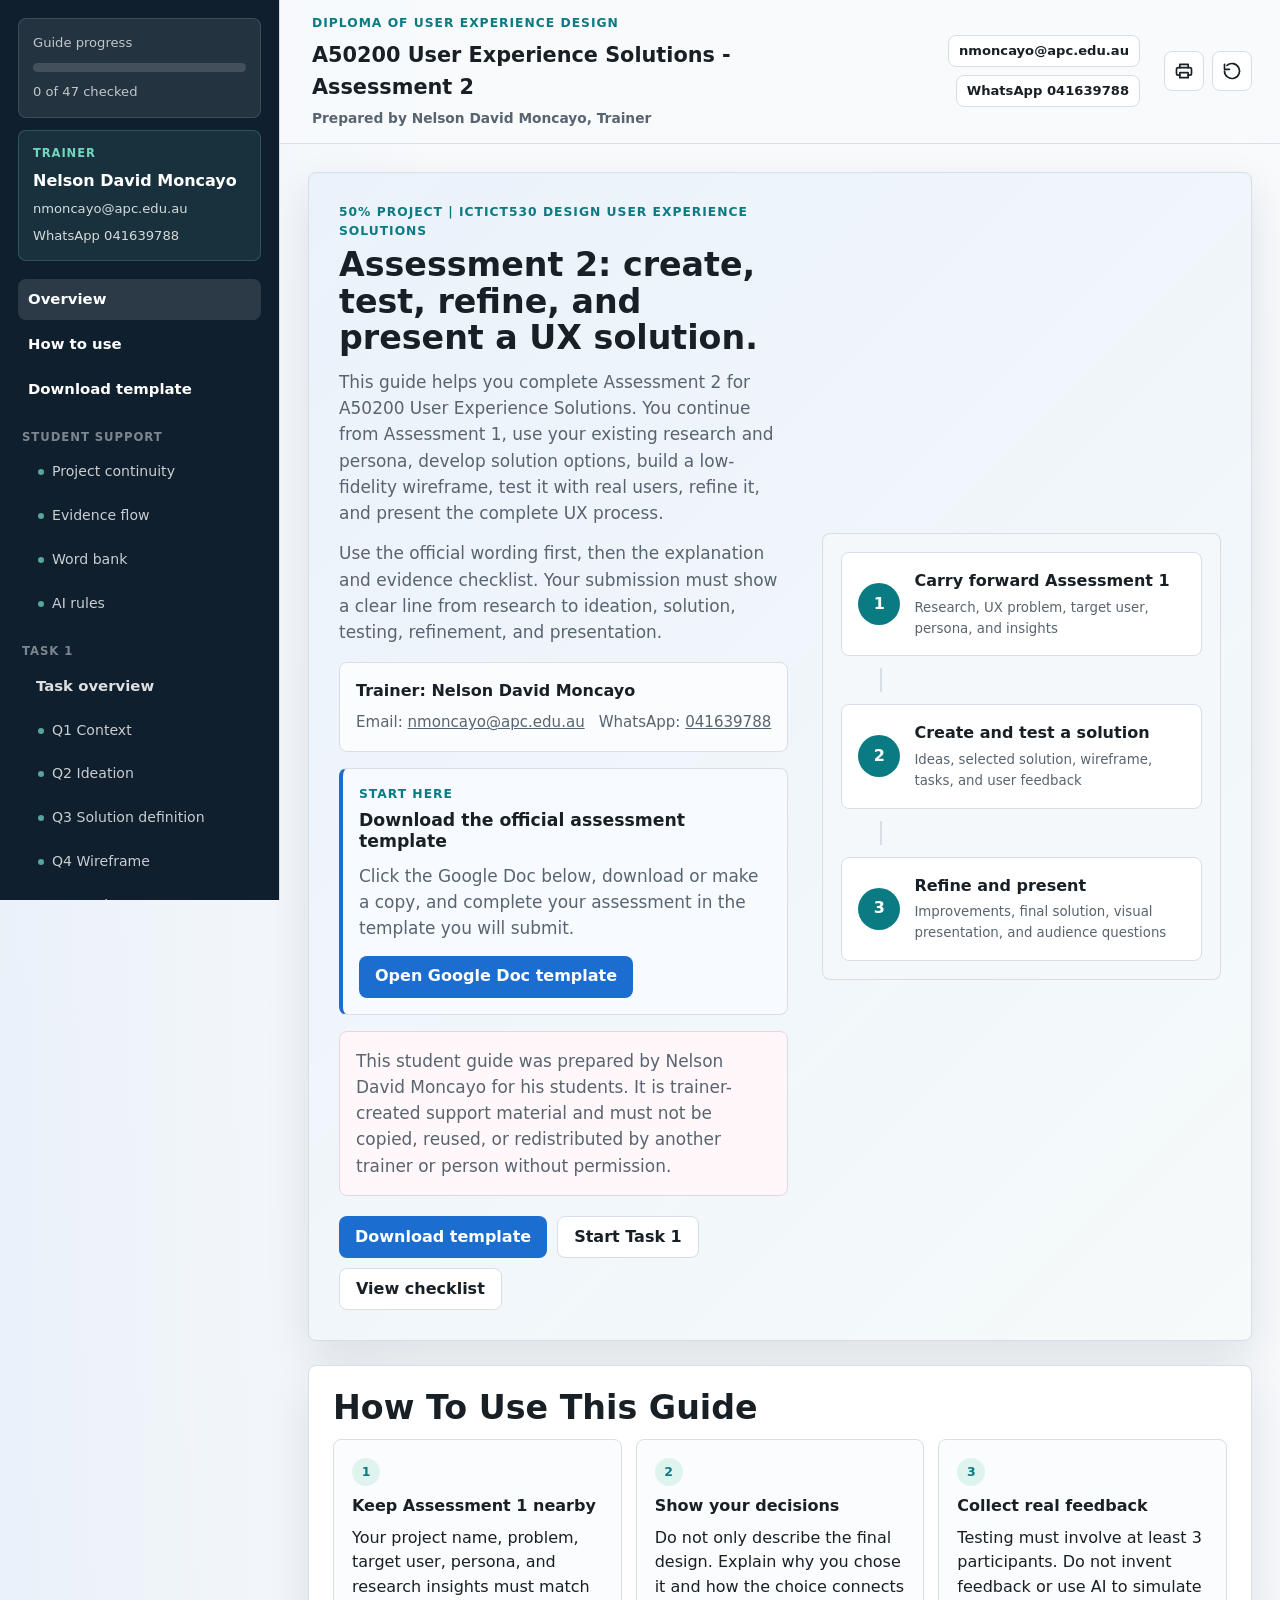
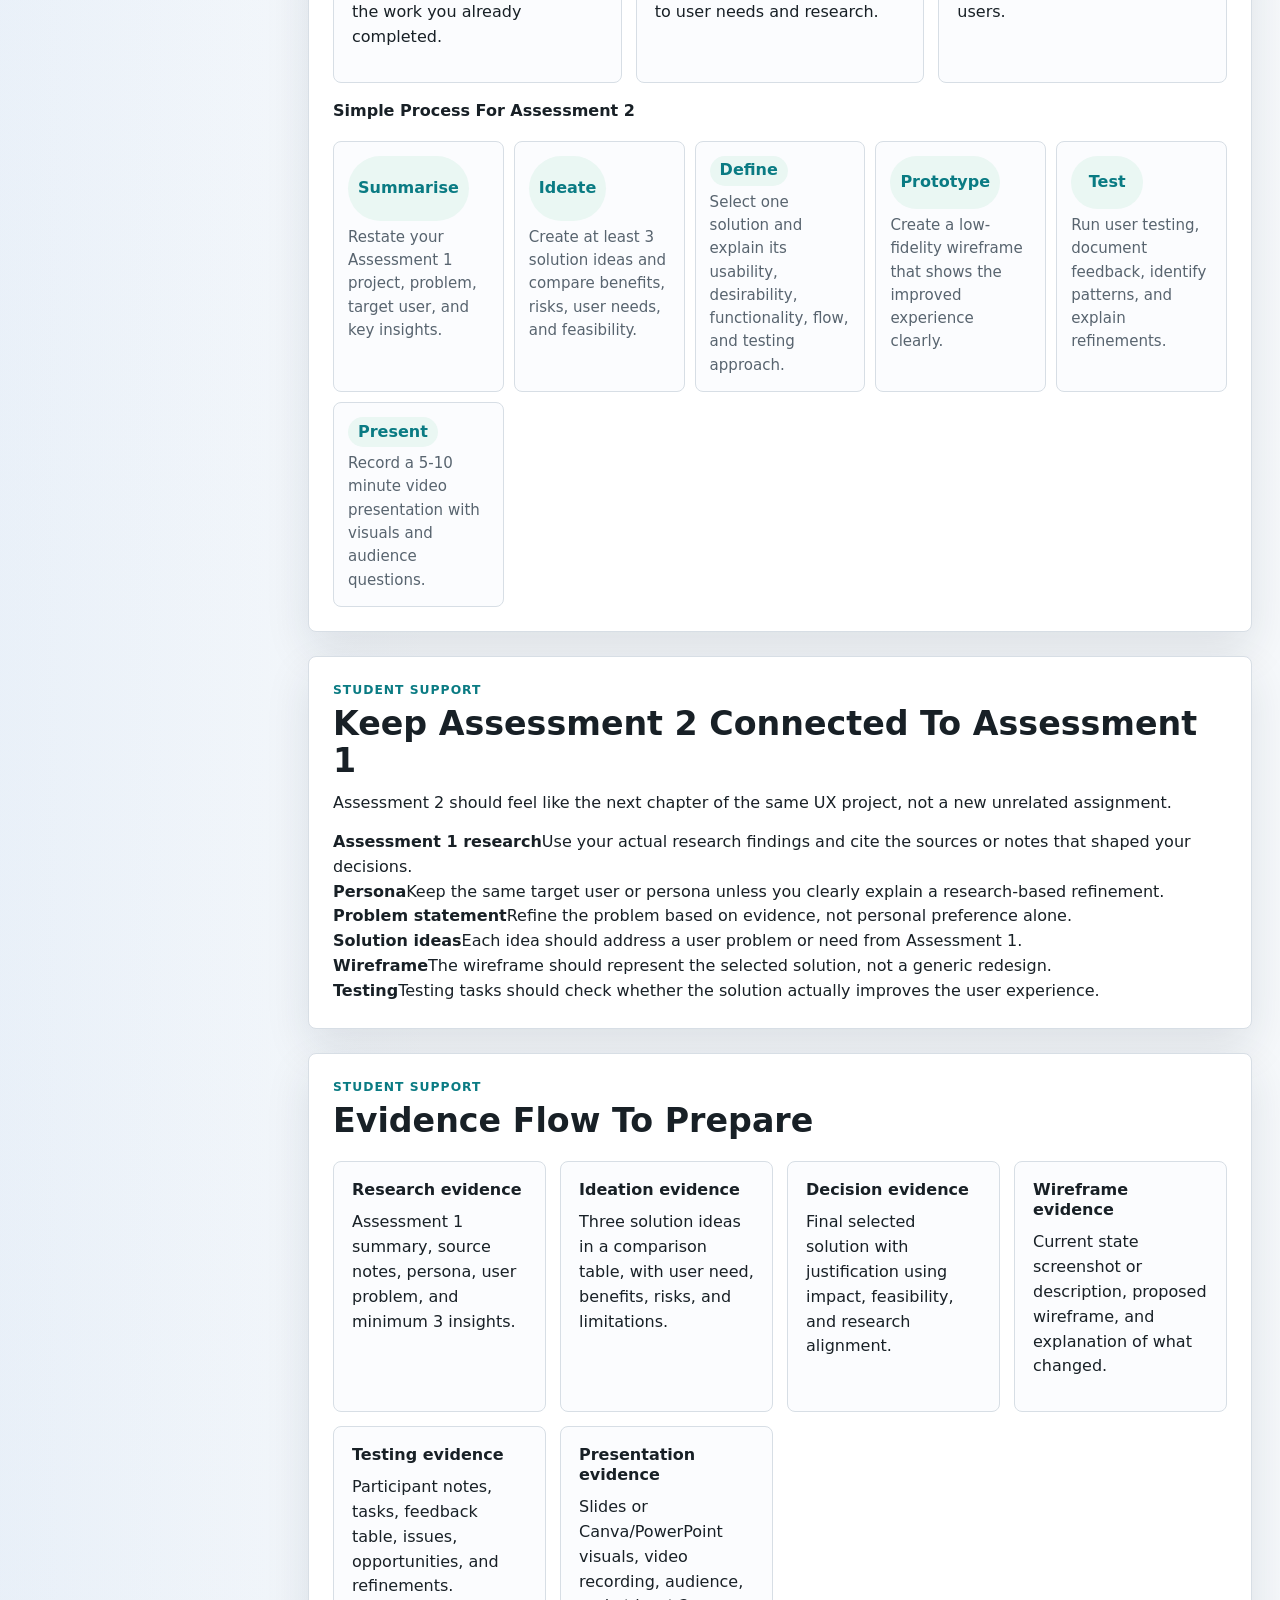
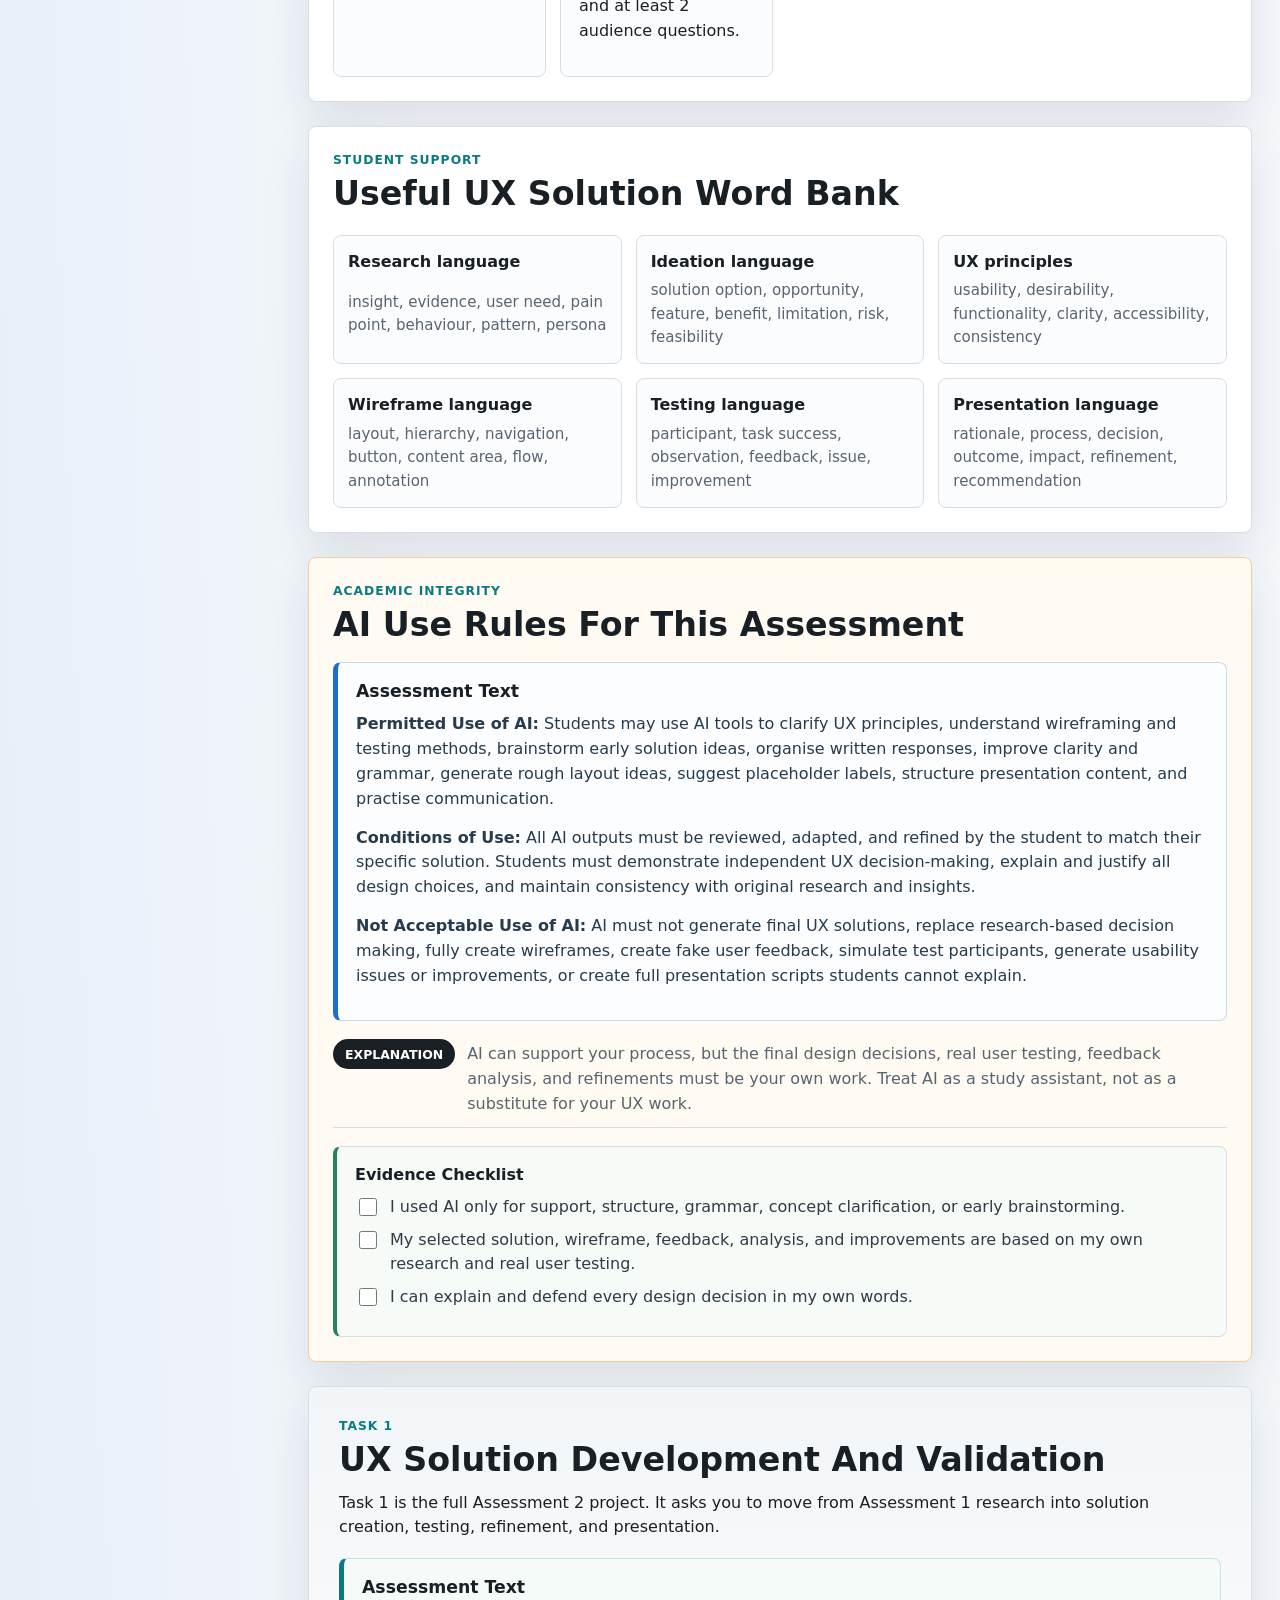
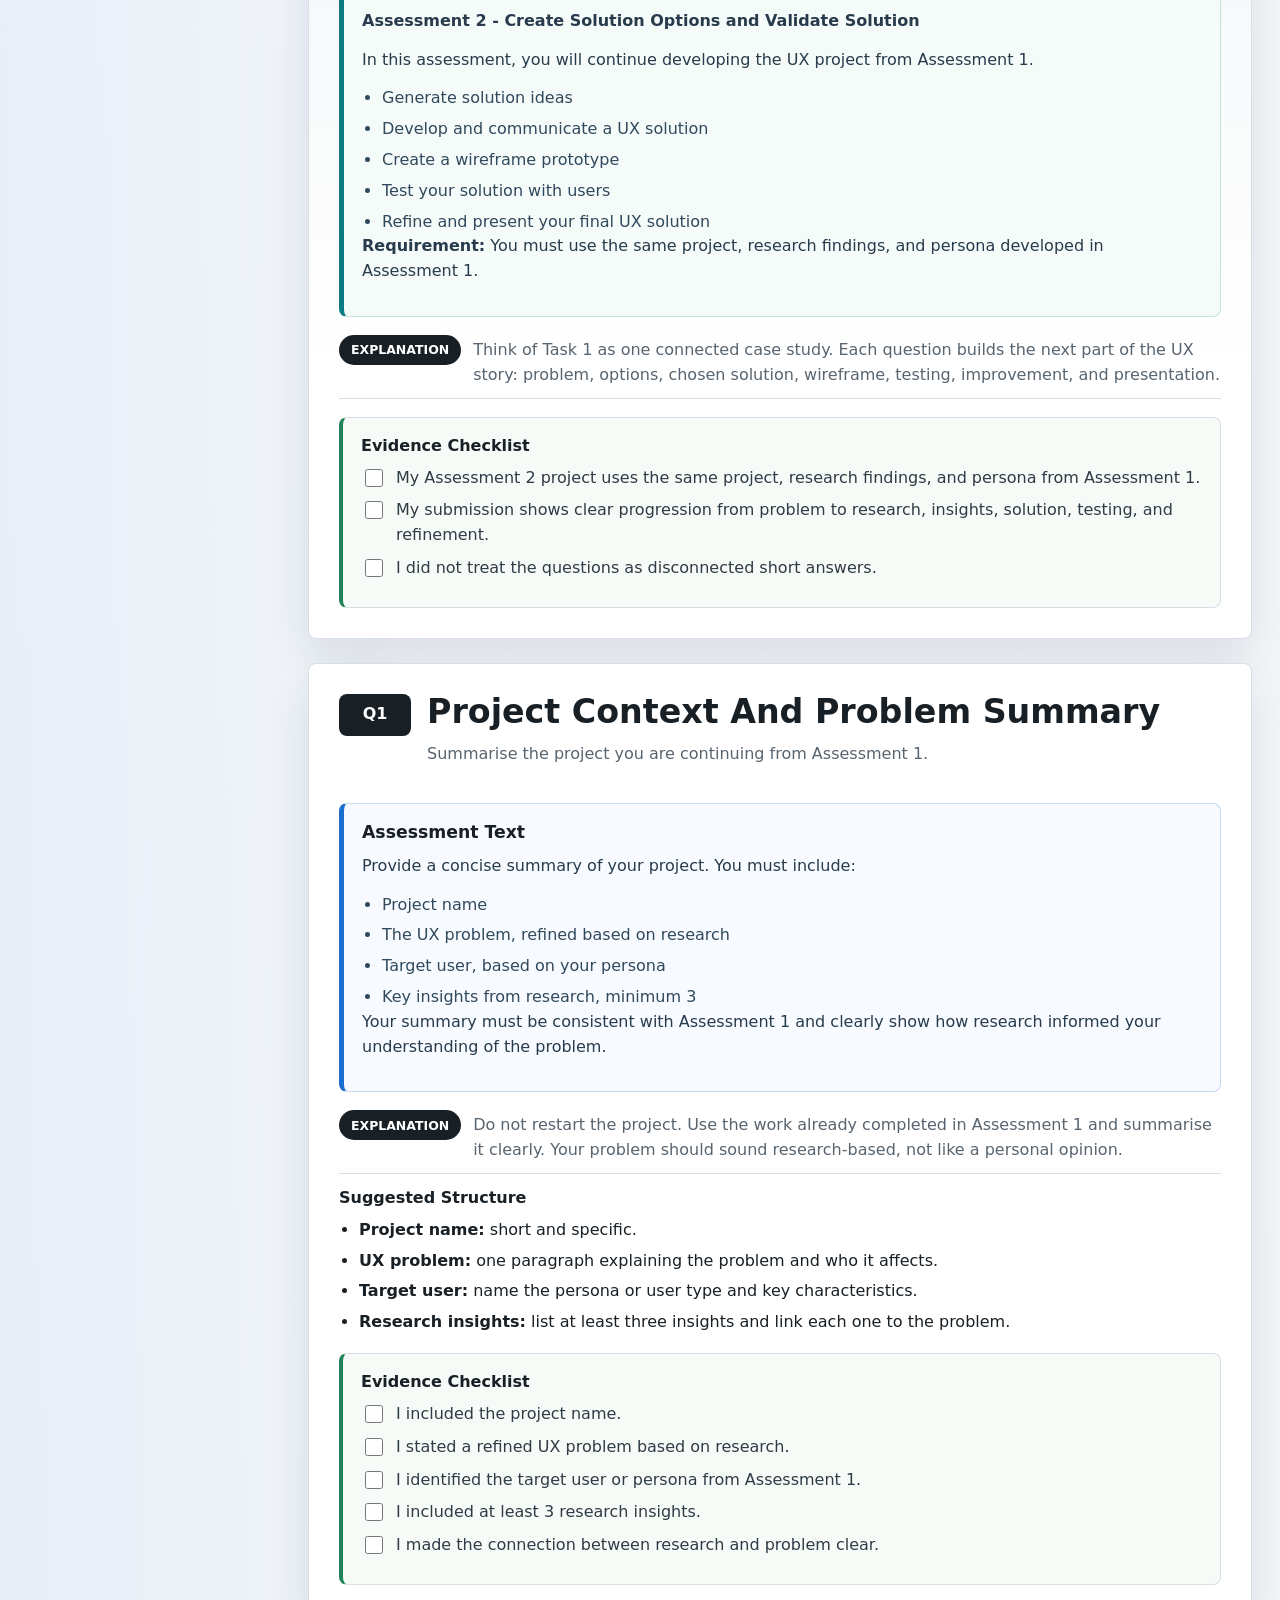
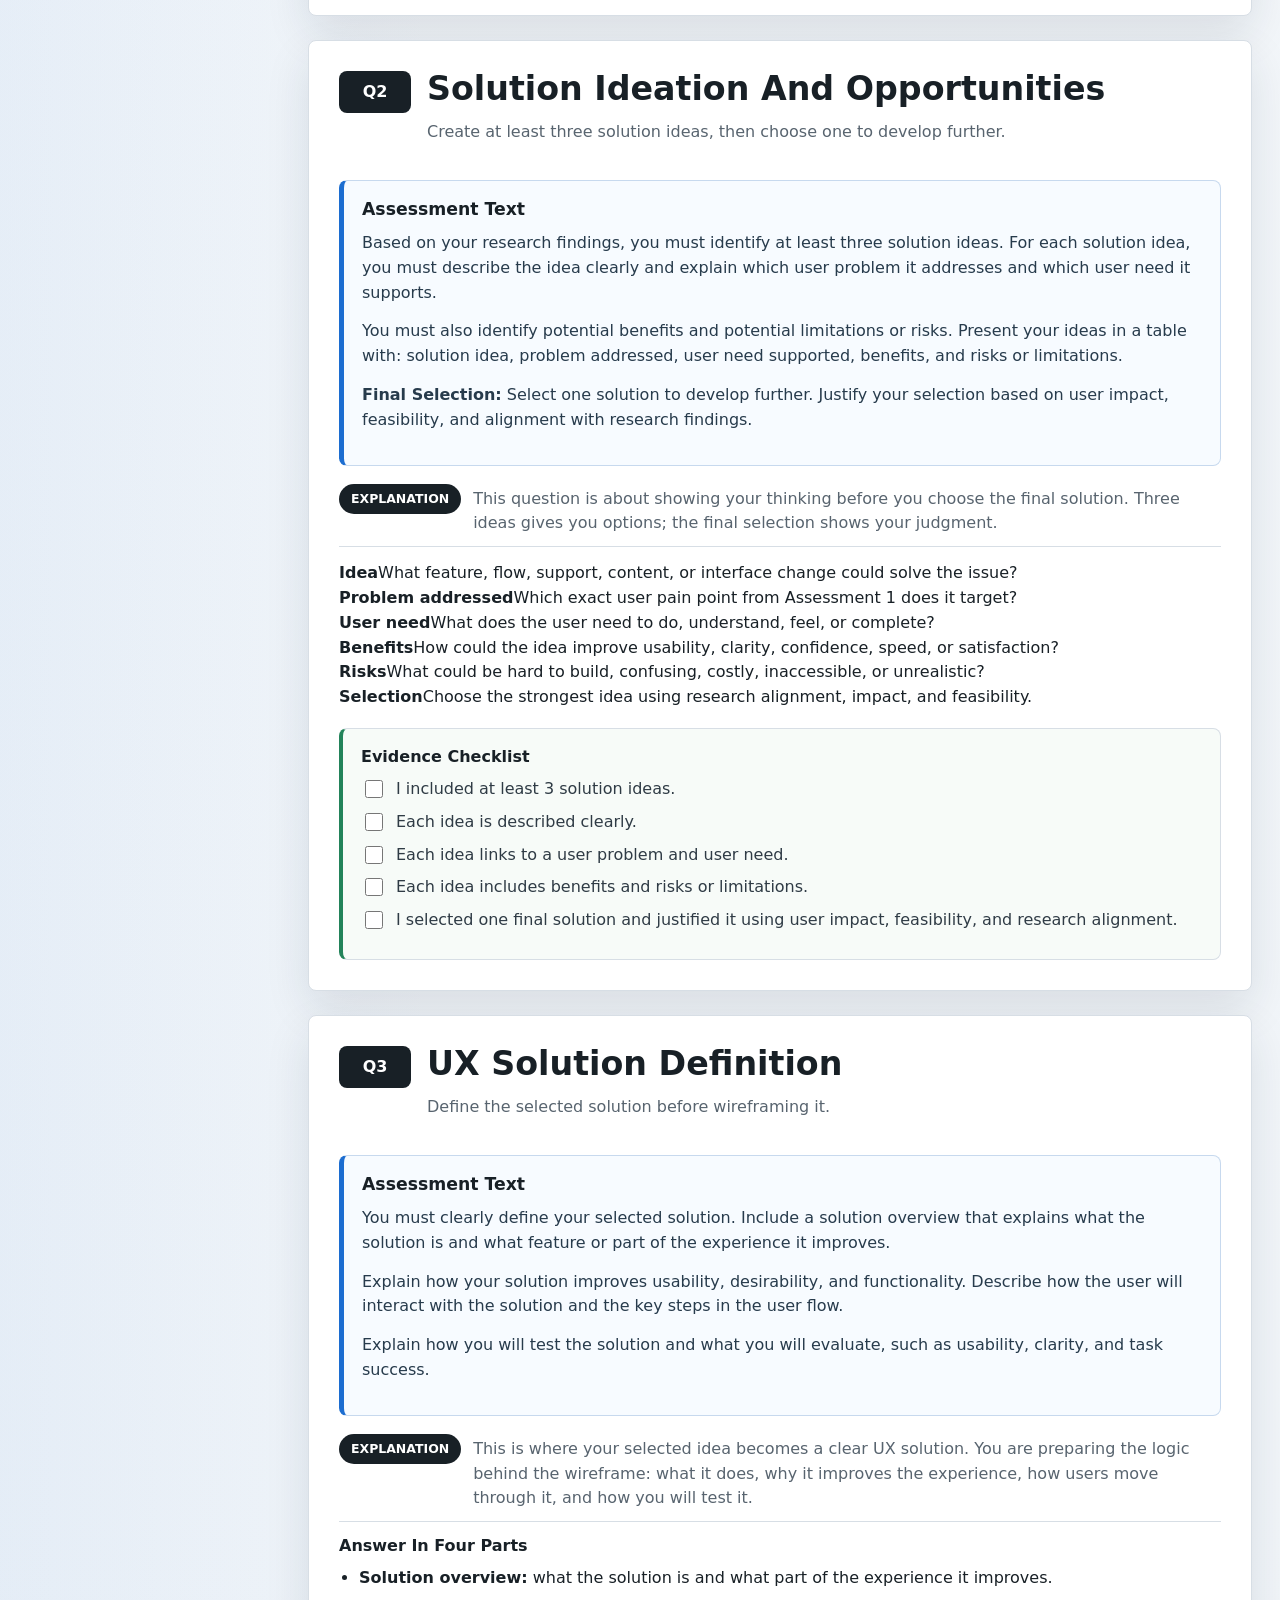
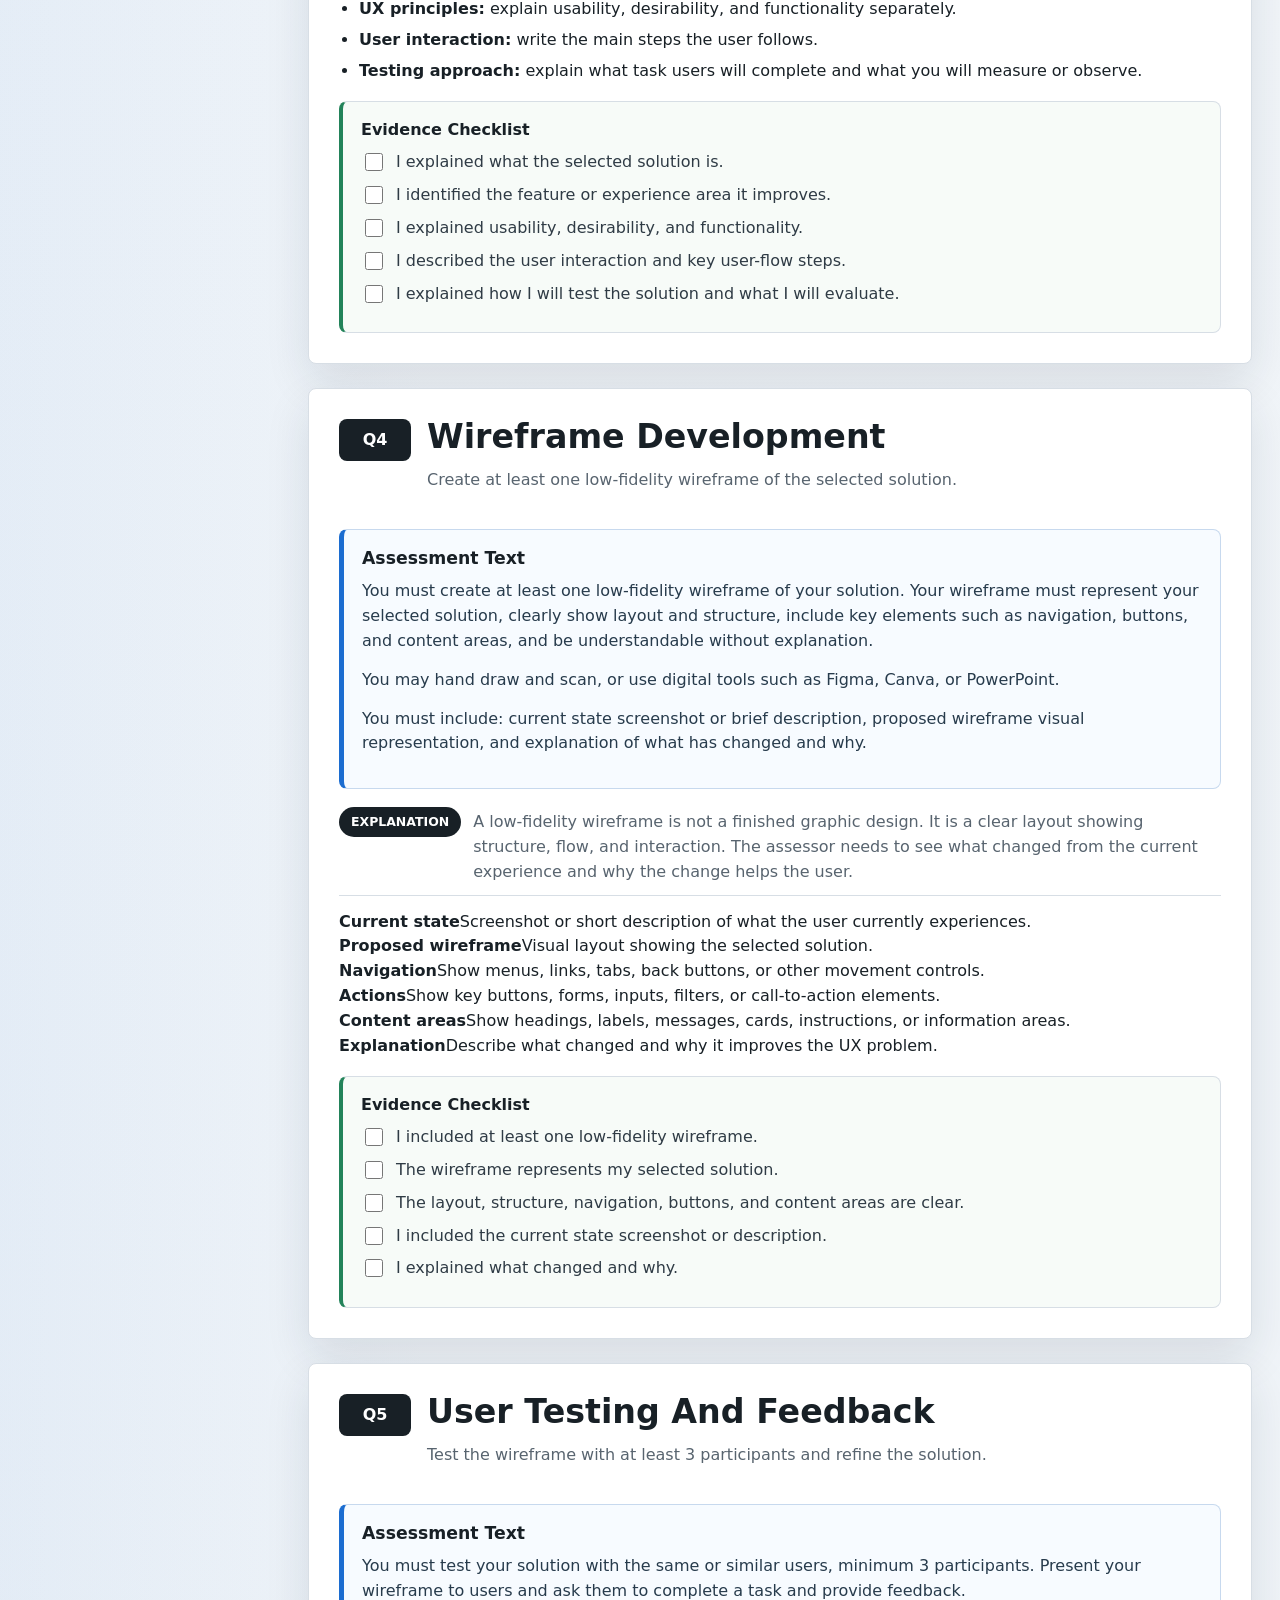
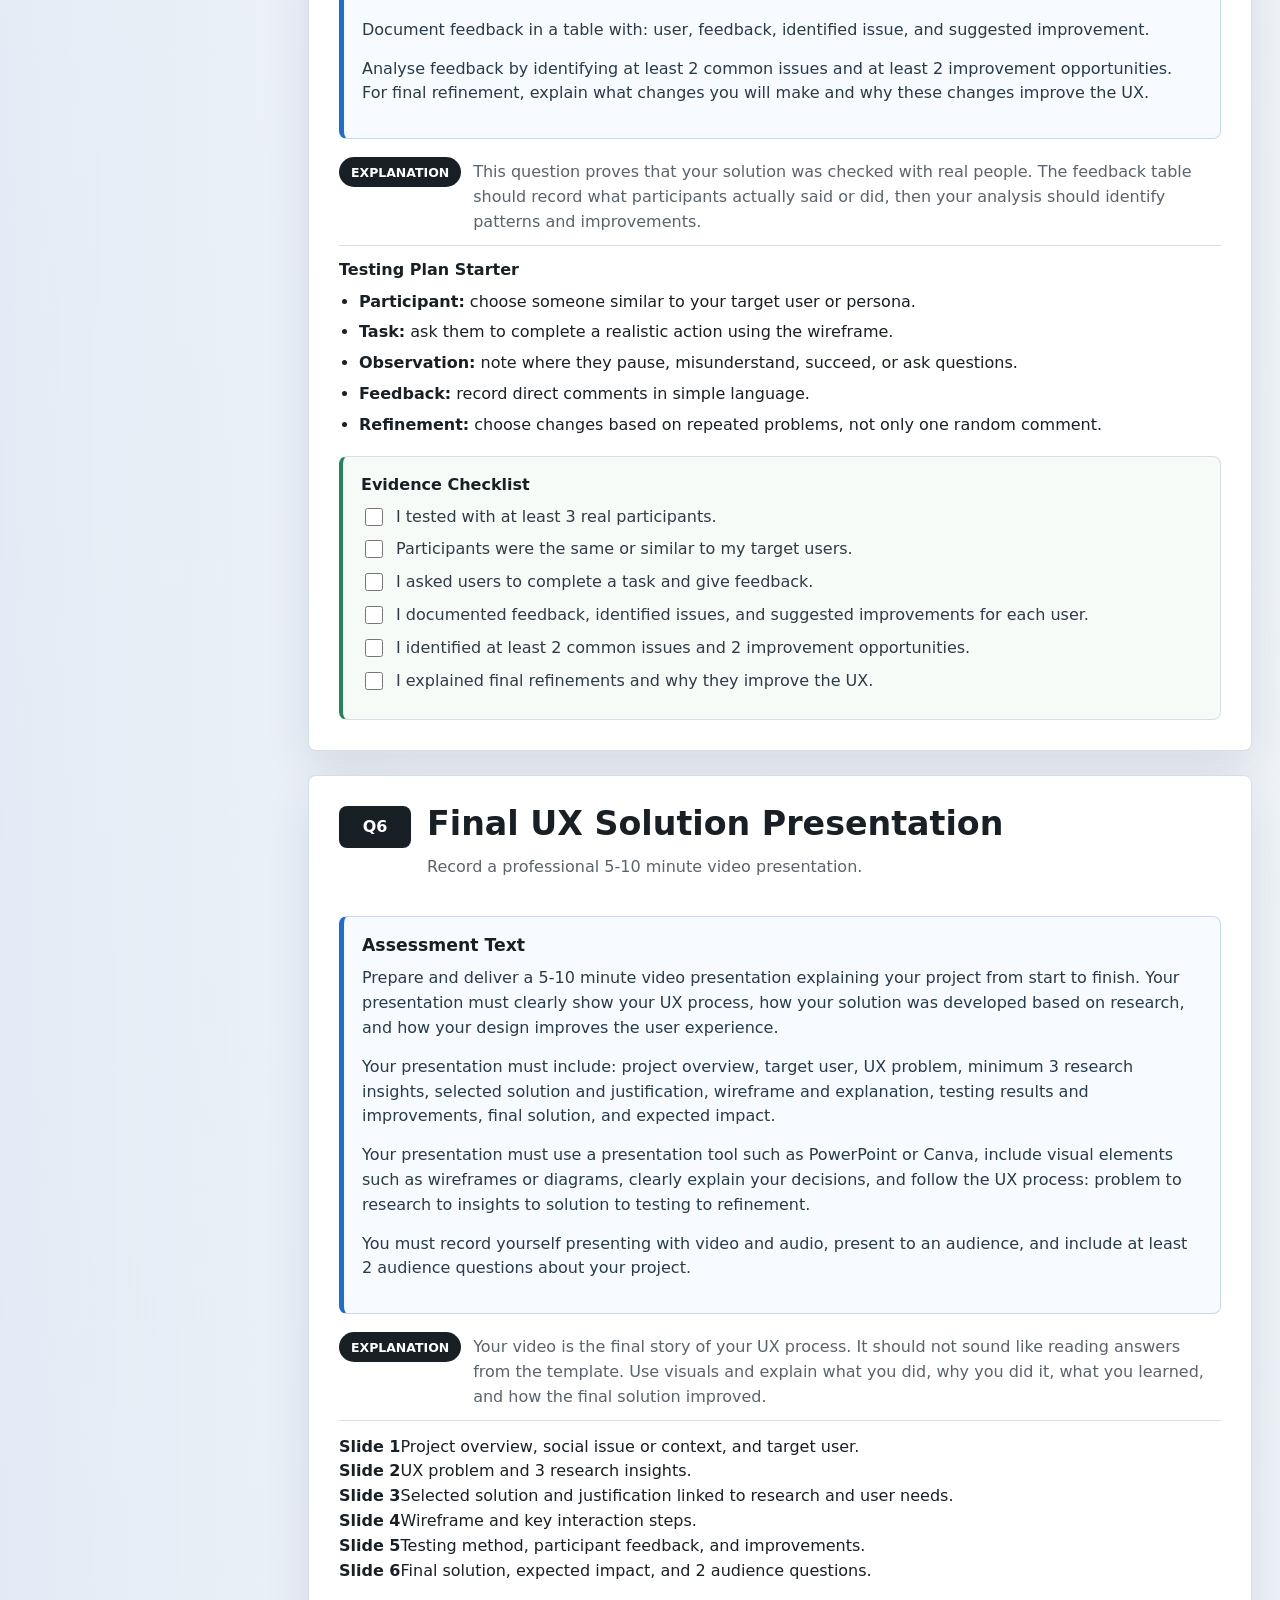
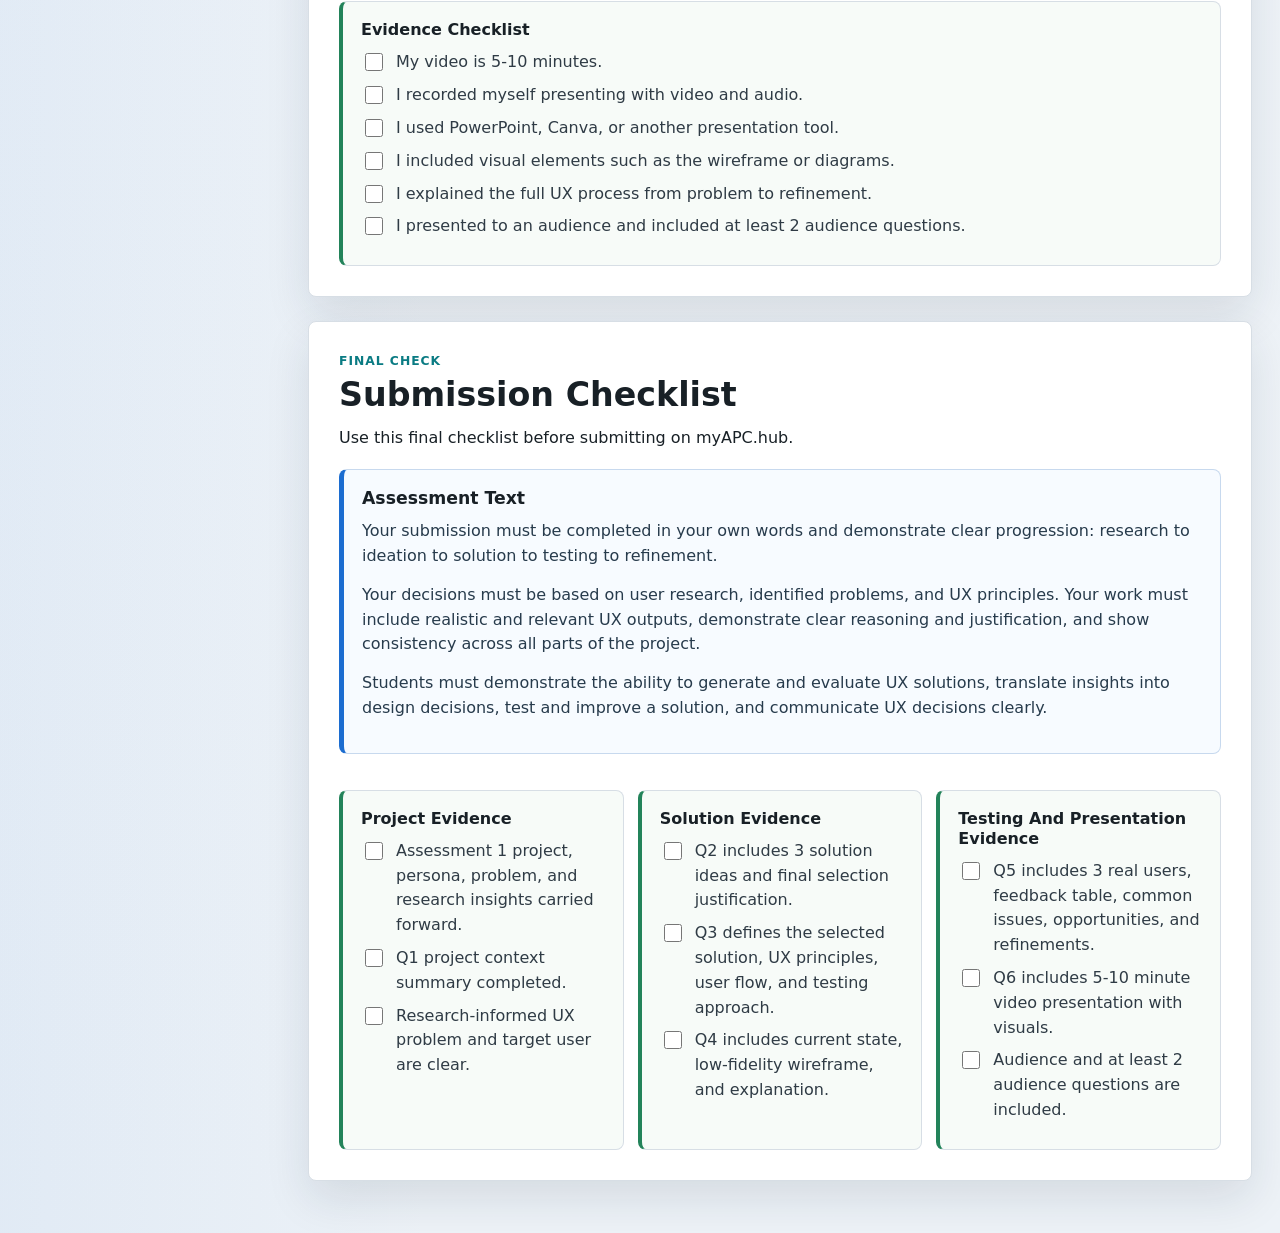
<file: a50200-user-experience-solutions-assessment-2/index.html>
<!doctype html>
<html lang="en">
  <head>
    <meta charset="utf-8" />
    <meta name="viewport" content="width=device-width, initial-scale=1" />
    <title>A50200 User Experience Solutions - Assessment 2</title>
    <link rel="stylesheet" href="../a50200-user-experience-solutions-assessment-1/styles.css" />
  </head>
  <body>
    <a class="skip-link" href="#main">Skip to guide</a>

    <header class="topbar">
      <div>
        <p class="eyebrow">Diploma of User Experience Design</p>
        <h1>A50200 User Experience Solutions - Assessment 2</h1>
        <p class="trainer-mini">Prepared by Nelson David Moncayo, Trainer</p>
      </div>
      <div class="trainer-contact-top">
        <a href="mailto:nmoncayo@apc.edu.au">nmoncayo@apc.edu.au</a>
        <a href="https://wa.me/6141639788">WhatsApp 041639788</a>
      </div>
      <div class="topbar-actions">
        <button class="icon-button" type="button" data-print title="Print guide" aria-label="Print guide">
          <svg aria-hidden="true" viewBox="0 0 24 24">
            <path d="M7 8V4h10v4" />
            <path d="M7 17H5a2 2 0 0 1-2-2v-5a2 2 0 0 1 2-2h14a2 2 0 0 1 2 2v5a2 2 0 0 1-2 2h-2" />
            <path d="M7 14h10v6H7z" />
          </svg>
        </button>
        <button class="icon-button" type="button" data-reset title="Reset checked items" aria-label="Reset checked items">
          <svg aria-hidden="true" viewBox="0 0 24 24">
            <path d="M3 12a9 9 0 1 0 3-6.7" />
            <path d="M3 4v6h6" />
          </svg>
        </button>
      </div>
    </header>

    <aside class="sidebar" aria-label="Guide navigation">
      <div class="progress-card">
        <span class="progress-label">Guide progress</span>
        <div class="progress-track" aria-hidden="true"><span data-progress-bar></span></div>
        <span class="progress-count" data-progress-count>0 of 0 checked</span>
      </div>
      <div class="trainer-card">
        <span class="trainer-role">Trainer</span>
        <strong>Nelson David Moncayo</strong>
        <a href="mailto:nmoncayo@apc.edu.au">nmoncayo@apc.edu.au</a>
        <a href="https://wa.me/6141639788">WhatsApp 041639788</a>
      </div>
      <nav>
        <a class="nav-main" href="#overview">Overview</a>
        <a class="nav-main" href="#quick-start">How to use</a>
        <a class="nav-main" href="#assessment-template">Download template</a>
        <span class="nav-section">Student support</span>
        <a class="nav-sub" href="#project-continuity">Project continuity</a>
        <a class="nav-sub" href="#evidence-flow">Evidence flow</a>
        <a class="nav-sub" href="#word-bank">Word bank</a>
        <a class="nav-sub" href="#ai-rules">AI rules</a>
        <span class="nav-section">Task 1</span>
        <a class="nav-task" href="#task-1">Task overview</a>
        <a class="nav-sub" href="#task-1-q1">Q1 Context</a>
        <a class="nav-sub" href="#task-1-q2">Q2 Ideation</a>
        <a class="nav-sub" href="#task-1-q3">Q3 Solution definition</a>
        <a class="nav-sub" href="#task-1-q4">Q4 Wireframe</a>
        <a class="nav-sub" href="#task-1-q5">Q5 Testing</a>
        <a class="nav-sub" href="#task-1-q6">Q6 Presentation</a>
        <a class="nav-main" href="#submission">Submission check</a>
      </nav>
    </aside>

    <main id="main">
      <section id="overview" class="hero section-panel">
        <div class="hero-copy">
          <p class="eyebrow">50% Project | ICTICT530 Design user experience solutions</p>
          <h2>Assessment 2: create, test, refine, and present a UX solution.</h2>
          <p>
            This guide helps you complete Assessment 2 for A50200 User Experience Solutions. You continue from Assessment 1, use your existing research and persona, develop solution options, build a low-fidelity wireframe, test it with real users, refine it, and present the complete UX process.
          </p>
          <p>
            Use the official wording first, then the explanation and evidence checklist. Your submission must show a clear line from research to ideation, solution, testing, refinement, and presentation.
          </p>
          <div class="trainer-intro">
            <strong>Trainer: Nelson David Moncayo</strong>
            <span>Email: <a href="mailto:nmoncayo@apc.edu.au">nmoncayo@apc.edu.au</a></span>
            <span>WhatsApp: <a href="https://wa.me/6141639788">041639788</a></span>
          </div>
          <div id="assessment-template" class="template-callout">
            <p class="eyebrow">Start Here</p>
            <h3>Download the official assessment template</h3>
            <p>Click the Google Doc below, download or make a copy, and complete your assessment in the template you will submit.</p>
            <a class="button primary" href="https://docs.google.com/document/d/1yeiHhqVm8qYjp2lg1HhHwyAINKxFbPF9I5ANYACT4ZA/edit?usp=sharing">Open Google Doc template</a>
          </div>
          <p class="ownership-note">
            This student guide was prepared by Nelson David Moncayo for his students. It is trainer-created support material and must not be copied, reused, or redistributed by another trainer or person without permission.
          </p>
          <div class="hero-actions">
            <a class="button primary" href="#assessment-template">Download template</a>
            <a class="button secondary" href="#task-1">Start Task 1</a>
            <a class="button secondary" href="#submission">View checklist</a>
          </div>
        </div>
        <div class="hero-visual" aria-label="Assessment 2 workflow">
          <div class="flow-node">
            <span>1</span>
            <strong>Carry forward Assessment 1</strong>
            <small>Research, UX problem, target user, persona, and insights</small>
          </div>
          <div class="flow-line"></div>
          <div class="flow-node">
            <span>2</span>
            <strong>Create and test a solution</strong>
            <small>Ideas, selected solution, wireframe, tasks, and user feedback</small>
          </div>
          <div class="flow-line"></div>
          <div class="flow-node">
            <span>3</span>
            <strong>Refine and present</strong>
            <small>Improvements, final solution, visual presentation, and audience questions</small>
          </div>
        </div>
      </section>

      <section id="quick-start" class="section-panel compact">
        <h2>How To Use This Guide</h2>
        <div class="three-col">
          <article class="mini-card">
            <span class="badge">1</span>
            <h3>Keep Assessment 1 nearby</h3>
            <p>Your project name, problem, target user, persona, and research insights must match the work you already completed.</p>
          </article>
          <article class="mini-card">
            <span class="badge">2</span>
            <h3>Show your decisions</h3>
            <p>Do not only describe the final design. Explain why you chose it and how the choice connects to user needs and research.</p>
          </article>
          <article class="mini-card">
            <span class="badge">3</span>
            <h3>Collect real feedback</h3>
            <p>Testing must involve at least 3 participants. Do not invent feedback or use AI to simulate users.</p>
          </article>
        </div>
        <div class="plain-steps">
          <h3>Simple Process For Assessment 2</h3>
          <div><span>Summarise</span><p>Restate your Assessment 1 project, problem, target user, and key insights.</p></div>
          <div><span>Ideate</span><p>Create at least 3 solution ideas and compare benefits, risks, user needs, and feasibility.</p></div>
          <div><span>Define</span><p>Select one solution and explain its usability, desirability, functionality, flow, and testing approach.</p></div>
          <div><span>Prototype</span><p>Create a low-fidelity wireframe that shows the improved experience clearly.</p></div>
          <div><span>Test</span><p>Run user testing, document feedback, identify patterns, and explain refinements.</p></div>
          <div><span>Present</span><p>Record a 5-10 minute video presentation with visuals and audience questions.</p></div>
        </div>
      </section>

      <section id="project-continuity" class="section-panel compact">
        <p class="eyebrow">Student Support</p>
        <h2>Keep Assessment 2 Connected To Assessment 1</h2>
        <p>Assessment 2 should feel like the next chapter of the same UX project, not a new unrelated assignment.</p>
        <div class="method-table">
          <div><strong>Assessment 1 research</strong><span>Use your actual research findings and cite the sources or notes that shaped your decisions.</span></div>
          <div><strong>Persona</strong><span>Keep the same target user or persona unless you clearly explain a research-based refinement.</span></div>
          <div><strong>Problem statement</strong><span>Refine the problem based on evidence, not personal preference alone.</span></div>
          <div><strong>Solution ideas</strong><span>Each idea should address a user problem or need from Assessment 1.</span></div>
          <div><strong>Wireframe</strong><span>The wireframe should represent the selected solution, not a generic redesign.</span></div>
          <div><strong>Testing</strong><span>Testing tasks should check whether the solution actually improves the user experience.</span></div>
        </div>
      </section>

      <section id="evidence-flow" class="section-panel compact">
        <p class="eyebrow">Student Support</p>
        <h2>Evidence Flow To Prepare</h2>
        <div class="option-grid">
          <article><h3>Research evidence</h3><p>Assessment 1 summary, source notes, persona, user problem, and minimum 3 insights.</p></article>
          <article><h3>Ideation evidence</h3><p>Three solution ideas in a comparison table, with user need, benefits, risks, and limitations.</p></article>
          <article><h3>Decision evidence</h3><p>Final selected solution with justification using impact, feasibility, and research alignment.</p></article>
          <article><h3>Wireframe evidence</h3><p>Current state screenshot or description, proposed wireframe, and explanation of what changed.</p></article>
          <article><h3>Testing evidence</h3><p>Participant notes, tasks, feedback table, issues, opportunities, and refinements.</p></article>
          <article><h3>Presentation evidence</h3><p>Slides or Canva/PowerPoint visuals, video recording, audience, and at least 2 audience questions.</p></article>
        </div>
      </section>

      <section id="word-bank" class="section-panel compact">
        <p class="eyebrow">Student Support</p>
        <h2>Useful UX Solution Word Bank</h2>
        <div class="word-grid">
          <div><strong>Research language</strong><span>insight, evidence, user need, pain point, behaviour, pattern, persona</span></div>
          <div><strong>Ideation language</strong><span>solution option, opportunity, feature, benefit, limitation, risk, feasibility</span></div>
          <div><strong>UX principles</strong><span>usability, desirability, functionality, clarity, accessibility, consistency</span></div>
          <div><strong>Wireframe language</strong><span>layout, hierarchy, navigation, button, content area, flow, annotation</span></div>
          <div><strong>Testing language</strong><span>participant, task success, observation, feedback, issue, improvement</span></div>
          <div><strong>Presentation language</strong><span>rationale, process, decision, outcome, impact, refinement, recommendation</span></div>
        </div>
      </section>

      <section id="ai-rules" class="section-panel compact warning-panel">
        <p class="eyebrow">Academic Integrity</p>
        <h2>AI Use Rules For This Assessment</h2>
        <div class="assessment-text compact-official">
          <h3>Assessment Text</h3>
          <p><strong>Permitted Use of AI:</strong> Students may use AI tools to clarify UX principles, understand wireframing and testing methods, brainstorm early solution ideas, organise written responses, improve clarity and grammar, generate rough layout ideas, suggest placeholder labels, structure presentation content, and practise communication.</p>
          <p><strong>Conditions of Use:</strong> All AI outputs must be reviewed, adapted, and refined by the student to match their specific solution. Students must demonstrate independent UX decision-making, explain and justify all design choices, and maintain consistency with original research and insights.</p>
          <p><strong>Not Acceptable Use of AI:</strong> AI must not generate final UX solutions, replace research-based decision making, fully create wireframes, create fake user feedback, simulate test participants, generate usability issues or improvements, or create full presentation scripts students cannot explain.</p>
        </div>
        <div class="guide-section-label"><span>Explanation</span><p>AI can support your process, but the final design decisions, real user testing, feedback analysis, and refinements must be your own work. Treat AI as a study assistant, not as a substitute for your UX work.</p></div>
        <div class="check-panel">
          <h3>Evidence Checklist</h3>
          <label><input type="checkbox" data-check /> I used AI only for support, structure, grammar, concept clarification, or early brainstorming.</label>
          <label><input type="checkbox" data-check /> My selected solution, wireframe, feedback, analysis, and improvements are based on my own research and real user testing.</label>
          <label><input type="checkbox" data-check /> I can explain and defend every design decision in my own words.</label>
        </div>
      </section>

      <section id="task-1" class="section-panel task-intro">
        <div class="section-heading">
          <p class="eyebrow">Task 1</p>
          <h2>UX Solution Development And Validation</h2>
          <p>Task 1 is the full Assessment 2 project. It asks you to move from Assessment 1 research into solution creation, testing, refinement, and presentation.</p>
        </div>
        <div class="assessment-text task-text">
          <h3>Assessment Text</h3>
          <p><strong>Assessment 2 - Create Solution Options and Validate Solution</strong></p>
          <p>In this assessment, you will continue developing the UX project from Assessment 1.</p>
          <ul>
            <li>Generate solution ideas</li>
            <li>Develop and communicate a UX solution</li>
            <li>Create a wireframe prototype</li>
            <li>Test your solution with users</li>
            <li>Refine and present your final UX solution</li>
          </ul>
          <p><strong>Requirement:</strong> You must use the same project, research findings, and persona developed in Assessment 1.</p>
        </div>
        <div class="guide-section-label"><span>Explanation</span><p>Think of Task 1 as one connected case study. Each question builds the next part of the UX story: problem, options, chosen solution, wireframe, testing, improvement, and presentation.</p></div>
        <div class="check-panel">
          <h3>Evidence Checklist</h3>
          <label><input type="checkbox" data-check /> My Assessment 2 project uses the same project, research findings, and persona from Assessment 1.</label>
          <label><input type="checkbox" data-check /> My submission shows clear progression from problem to research, insights, solution, testing, and refinement.</label>
          <label><input type="checkbox" data-check /> I did not treat the questions as disconnected short answers.</label>
        </div>
      </section>

      <section id="task-1-q1" class="section-panel">
        <div class="question-header">
          <span class="question-number">Q1</span>
          <div>
            <h2>Project Context And Problem Summary</h2>
            <p>Summarise the project you are continuing from Assessment 1.</p>
          </div>
        </div>
        <div class="assessment-text">
          <h3>Assessment Text</h3>
          <p>Provide a concise summary of your project. You must include:</p>
          <ul>
            <li>Project name</li>
            <li>The UX problem, refined based on research</li>
            <li>Target user, based on your persona</li>
            <li>Key insights from research, minimum 3</li>
          </ul>
          <p>Your summary must be consistent with Assessment 1 and clearly show how research informed your understanding of the problem.</p>
        </div>
        <div class="guide-section-label"><span>Explanation</span><p>Do not restart the project. Use the work already completed in Assessment 1 and summarise it clearly. Your problem should sound research-based, not like a personal opinion.</p></div>
        <div class="tip-list">
          <h3>Suggested Structure</h3>
          <ul>
            <li><strong>Project name:</strong> short and specific.</li>
            <li><strong>UX problem:</strong> one paragraph explaining the problem and who it affects.</li>
            <li><strong>Target user:</strong> name the persona or user type and key characteristics.</li>
            <li><strong>Research insights:</strong> list at least three insights and link each one to the problem.</li>
          </ul>
        </div>
        <div class="check-panel">
          <h3>Evidence Checklist</h3>
          <label><input type="checkbox" data-check /> I included the project name.</label>
          <label><input type="checkbox" data-check /> I stated a refined UX problem based on research.</label>
          <label><input type="checkbox" data-check /> I identified the target user or persona from Assessment 1.</label>
          <label><input type="checkbox" data-check /> I included at least 3 research insights.</label>
          <label><input type="checkbox" data-check /> I made the connection between research and problem clear.</label>
        </div>
      </section>

      <section id="task-1-q2" class="section-panel">
        <div class="question-header">
          <span class="question-number">Q2</span>
          <div>
            <h2>Solution Ideation And Opportunities</h2>
            <p>Create at least three solution ideas, then choose one to develop further.</p>
          </div>
        </div>
        <div class="assessment-text">
          <h3>Assessment Text</h3>
          <p>Based on your research findings, you must identify at least three solution ideas. For each solution idea, you must describe the idea clearly and explain which user problem it addresses and which user need it supports.</p>
          <p>You must also identify potential benefits and potential limitations or risks. Present your ideas in a table with: solution idea, problem addressed, user need supported, benefits, and risks or limitations.</p>
          <p><strong>Final Selection:</strong> Select one solution to develop further. Justify your selection based on user impact, feasibility, and alignment with research findings.</p>
        </div>
        <div class="guide-section-label"><span>Explanation</span><p>This question is about showing your thinking before you choose the final solution. Three ideas gives you options; the final selection shows your judgment.</p></div>
        <div class="method-table">
          <div><strong>Idea</strong><span>What feature, flow, support, content, or interface change could solve the issue?</span></div>
          <div><strong>Problem addressed</strong><span>Which exact user pain point from Assessment 1 does it target?</span></div>
          <div><strong>User need</strong><span>What does the user need to do, understand, feel, or complete?</span></div>
          <div><strong>Benefits</strong><span>How could the idea improve usability, clarity, confidence, speed, or satisfaction?</span></div>
          <div><strong>Risks</strong><span>What could be hard to build, confusing, costly, inaccessible, or unrealistic?</span></div>
          <div><strong>Selection</strong><span>Choose the strongest idea using research alignment, impact, and feasibility.</span></div>
        </div>
        <div class="check-panel">
          <h3>Evidence Checklist</h3>
          <label><input type="checkbox" data-check /> I included at least 3 solution ideas.</label>
          <label><input type="checkbox" data-check /> Each idea is described clearly.</label>
          <label><input type="checkbox" data-check /> Each idea links to a user problem and user need.</label>
          <label><input type="checkbox" data-check /> Each idea includes benefits and risks or limitations.</label>
          <label><input type="checkbox" data-check /> I selected one final solution and justified it using user impact, feasibility, and research alignment.</label>
        </div>
      </section>

      <section id="task-1-q3" class="section-panel">
        <div class="question-header">
          <span class="question-number">Q3</span>
          <div>
            <h2>UX Solution Definition</h2>
            <p>Define the selected solution before wireframing it.</p>
          </div>
        </div>
        <div class="assessment-text">
          <h3>Assessment Text</h3>
          <p>You must clearly define your selected solution. Include a solution overview that explains what the solution is and what feature or part of the experience it improves.</p>
          <p>Explain how your solution improves usability, desirability, and functionality. Describe how the user will interact with the solution and the key steps in the user flow.</p>
          <p>Explain how you will test the solution and what you will evaluate, such as usability, clarity, and task success.</p>
        </div>
        <div class="guide-section-label"><span>Explanation</span><p>This is where your selected idea becomes a clear UX solution. You are preparing the logic behind the wireframe: what it does, why it improves the experience, how users move through it, and how you will test it.</p></div>
        <div class="tip-list">
          <h3>Answer In Four Parts</h3>
          <ul>
            <li><strong>Solution overview:</strong> what the solution is and what part of the experience it improves.</li>
            <li><strong>UX principles:</strong> explain usability, desirability, and functionality separately.</li>
            <li><strong>User interaction:</strong> write the main steps the user follows.</li>
            <li><strong>Testing approach:</strong> explain what task users will complete and what you will measure or observe.</li>
          </ul>
        </div>
        <div class="check-panel">
          <h3>Evidence Checklist</h3>
          <label><input type="checkbox" data-check /> I explained what the selected solution is.</label>
          <label><input type="checkbox" data-check /> I identified the feature or experience area it improves.</label>
          <label><input type="checkbox" data-check /> I explained usability, desirability, and functionality.</label>
          <label><input type="checkbox" data-check /> I described the user interaction and key user-flow steps.</label>
          <label><input type="checkbox" data-check /> I explained how I will test the solution and what I will evaluate.</label>
        </div>
      </section>

      <section id="task-1-q4" class="section-panel">
        <div class="question-header">
          <span class="question-number">Q4</span>
          <div>
            <h2>Wireframe Development</h2>
            <p>Create at least one low-fidelity wireframe of the selected solution.</p>
          </div>
        </div>
        <div class="assessment-text">
          <h3>Assessment Text</h3>
          <p>You must create at least one low-fidelity wireframe of your solution. Your wireframe must represent your selected solution, clearly show layout and structure, include key elements such as navigation, buttons, and content areas, and be understandable without explanation.</p>
          <p>You may hand draw and scan, or use digital tools such as Figma, Canva, or PowerPoint.</p>
          <p>You must include: current state screenshot or brief description, proposed wireframe visual representation, and explanation of what has changed and why.</p>
        </div>
        <div class="guide-section-label"><span>Explanation</span><p>A low-fidelity wireframe is not a finished graphic design. It is a clear layout showing structure, flow, and interaction. The assessor needs to see what changed from the current experience and why the change helps the user.</p></div>
        <div class="method-table">
          <div><strong>Current state</strong><span>Screenshot or short description of what the user currently experiences.</span></div>
          <div><strong>Proposed wireframe</strong><span>Visual layout showing the selected solution.</span></div>
          <div><strong>Navigation</strong><span>Show menus, links, tabs, back buttons, or other movement controls.</span></div>
          <div><strong>Actions</strong><span>Show key buttons, forms, inputs, filters, or call-to-action elements.</span></div>
          <div><strong>Content areas</strong><span>Show headings, labels, messages, cards, instructions, or information areas.</span></div>
          <div><strong>Explanation</strong><span>Describe what changed and why it improves the UX problem.</span></div>
        </div>
        <div class="check-panel">
          <h3>Evidence Checklist</h3>
          <label><input type="checkbox" data-check /> I included at least one low-fidelity wireframe.</label>
          <label><input type="checkbox" data-check /> The wireframe represents my selected solution.</label>
          <label><input type="checkbox" data-check /> The layout, structure, navigation, buttons, and content areas are clear.</label>
          <label><input type="checkbox" data-check /> I included the current state screenshot or description.</label>
          <label><input type="checkbox" data-check /> I explained what changed and why.</label>
        </div>
      </section>

      <section id="task-1-q5" class="section-panel">
        <div class="question-header">
          <span class="question-number">Q5</span>
          <div>
            <h2>User Testing And Feedback</h2>
            <p>Test the wireframe with at least 3 participants and refine the solution.</p>
          </div>
        </div>
        <div class="assessment-text">
          <h3>Assessment Text</h3>
          <p>You must test your solution with the same or similar users, minimum 3 participants. Present your wireframe to users and ask them to complete a task and provide feedback.</p>
          <p>Document feedback in a table with: user, feedback, identified issue, and suggested improvement.</p>
          <p>Analyse feedback by identifying at least 2 common issues and at least 2 improvement opportunities. For final refinement, explain what changes you will make and why these changes improve the UX.</p>
        </div>
        <div class="guide-section-label"><span>Explanation</span><p>This question proves that your solution was checked with real people. The feedback table should record what participants actually said or did, then your analysis should identify patterns and improvements.</p></div>
        <div class="tip-list">
          <h3>Testing Plan Starter</h3>
          <ul>
            <li><strong>Participant:</strong> choose someone similar to your target user or persona.</li>
            <li><strong>Task:</strong> ask them to complete a realistic action using the wireframe.</li>
            <li><strong>Observation:</strong> note where they pause, misunderstand, succeed, or ask questions.</li>
            <li><strong>Feedback:</strong> record direct comments in simple language.</li>
            <li><strong>Refinement:</strong> choose changes based on repeated problems, not only one random comment.</li>
          </ul>
        </div>
        <div class="check-panel">
          <h3>Evidence Checklist</h3>
          <label><input type="checkbox" data-check /> I tested with at least 3 real participants.</label>
          <label><input type="checkbox" data-check /> Participants were the same or similar to my target users.</label>
          <label><input type="checkbox" data-check /> I asked users to complete a task and give feedback.</label>
          <label><input type="checkbox" data-check /> I documented feedback, identified issues, and suggested improvements for each user.</label>
          <label><input type="checkbox" data-check /> I identified at least 2 common issues and 2 improvement opportunities.</label>
          <label><input type="checkbox" data-check /> I explained final refinements and why they improve the UX.</label>
        </div>
      </section>

      <section id="task-1-q6" class="section-panel">
        <div class="question-header">
          <span class="question-number">Q6</span>
          <div>
            <h2>Final UX Solution Presentation</h2>
            <p>Record a professional 5-10 minute video presentation.</p>
          </div>
        </div>
        <div class="assessment-text">
          <h3>Assessment Text</h3>
          <p>Prepare and deliver a 5-10 minute video presentation explaining your project from start to finish. Your presentation must clearly show your UX process, how your solution was developed based on research, and how your design improves the user experience.</p>
          <p>Your presentation must include: project overview, target user, UX problem, minimum 3 research insights, selected solution and justification, wireframe and explanation, testing results and improvements, final solution, and expected impact.</p>
          <p>Your presentation must use a presentation tool such as PowerPoint or Canva, include visual elements such as wireframes or diagrams, clearly explain your decisions, and follow the UX process: problem to research to insights to solution to testing to refinement.</p>
          <p>You must record yourself presenting with video and audio, present to an audience, and include at least 2 audience questions about your project.</p>
        </div>
        <div class="guide-section-label"><span>Explanation</span><p>Your video is the final story of your UX process. It should not sound like reading answers from the template. Use visuals and explain what you did, why you did it, what you learned, and how the final solution improved.</p></div>
        <div class="method-table">
          <div><strong>Slide 1</strong><span>Project overview, social issue or context, and target user.</span></div>
          <div><strong>Slide 2</strong><span>UX problem and 3 research insights.</span></div>
          <div><strong>Slide 3</strong><span>Selected solution and justification linked to research and user needs.</span></div>
          <div><strong>Slide 4</strong><span>Wireframe and key interaction steps.</span></div>
          <div><strong>Slide 5</strong><span>Testing method, participant feedback, and improvements.</span></div>
          <div><strong>Slide 6</strong><span>Final solution, expected impact, and 2 audience questions.</span></div>
        </div>
        <div class="check-panel">
          <h3>Evidence Checklist</h3>
          <label><input type="checkbox" data-check /> My video is 5-10 minutes.</label>
          <label><input type="checkbox" data-check /> I recorded myself presenting with video and audio.</label>
          <label><input type="checkbox" data-check /> I used PowerPoint, Canva, or another presentation tool.</label>
          <label><input type="checkbox" data-check /> I included visual elements such as the wireframe or diagrams.</label>
          <label><input type="checkbox" data-check /> I explained the full UX process from problem to refinement.</label>
          <label><input type="checkbox" data-check /> I presented to an audience and included at least 2 audience questions.</label>
        </div>
      </section>

      <section id="submission" class="section-panel">
        <div class="section-heading">
          <p class="eyebrow">Final Check</p>
          <h2>Submission Checklist</h2>
          <p>Use this final checklist before submitting on myAPC.hub.</p>
        </div>
        <div class="assessment-text">
          <h3>Assessment Text</h3>
          <p>Your submission must be completed in your own words and demonstrate clear progression: research to ideation to solution to testing to refinement.</p>
          <p>Your decisions must be based on user research, identified problems, and UX principles. Your work must include realistic and relevant UX outputs, demonstrate clear reasoning and justification, and show consistency across all parts of the project.</p>
          <p>Students must demonstrate the ability to generate and evaluate UX solutions, translate insights into design decisions, test and improve a solution, and communicate UX decisions clearly.</p>
        </div>
        <div class="submission-grid">
          <div class="check-panel">
            <h3>Project Evidence</h3>
            <label><input type="checkbox" data-check /> Assessment 1 project, persona, problem, and research insights carried forward.</label>
            <label><input type="checkbox" data-check /> Q1 project context summary completed.</label>
            <label><input type="checkbox" data-check /> Research-informed UX problem and target user are clear.</label>
          </div>
          <div class="check-panel">
            <h3>Solution Evidence</h3>
            <label><input type="checkbox" data-check /> Q2 includes 3 solution ideas and final selection justification.</label>
            <label><input type="checkbox" data-check /> Q3 defines the selected solution, UX principles, user flow, and testing approach.</label>
            <label><input type="checkbox" data-check /> Q4 includes current state, low-fidelity wireframe, and explanation.</label>
          </div>
          <div class="check-panel">
            <h3>Testing And Presentation Evidence</h3>
            <label><input type="checkbox" data-check /> Q5 includes 3 real users, feedback table, common issues, opportunities, and refinements.</label>
            <label><input type="checkbox" data-check /> Q6 includes 5-10 minute video presentation with visuals.</label>
            <label><input type="checkbox" data-check /> Audience and at least 2 audience questions are included.</label>
          </div>
        </div>
      </section>
    </main>
    <script>
const checks = Array.from(document.querySelectorAll("[data-check]"));
const progressBar = document.querySelector("[data-progress-bar]");
const progressCount = document.querySelector("[data-progress-count]");
const resetButton = document.querySelector("[data-reset]");
const printButton = document.querySelector("[data-print]");
const navLinks = Array.from(document.querySelectorAll(".sidebar nav a"));
const sections = navLinks
  .map((link) => document.querySelector(link.getAttribute("href")))
  .filter(Boolean);

const storageKey = "a50200-user-experience-solutions-assessment-2-checks";

function readState() {
  try {
    return JSON.parse(localStorage.getItem(storageKey)) || {};
  } catch {
    return {};
  }
}

function writeState() {
  const state = {};
  checks.forEach((check, index) => {
    state[index] = check.checked;
  });
  localStorage.setItem(storageKey, JSON.stringify(state));
}

function updateProgress() {
  const total = checks.length;
  const done = checks.filter((check) => check.checked).length;
  const percent = total ? Math.round((done / total) * 100) : 0;
  if (progressBar) progressBar.style.width = `${percent}%`;
  if (progressCount) progressCount.textContent = `${done} of ${total} checked`;
}

function hydrateChecks() {
  const state = readState();
  checks.forEach((check, index) => {
    check.checked = Boolean(state[index]);
    check.addEventListener("change", () => {
      writeState();
      updateProgress();
    });
  });
  updateProgress();
}

function resetChecks() {
  checks.forEach((check) => {
    check.checked = false;
  });
  writeState();
  updateProgress();
}

function setActiveNav() {
  const offset = 140;
  const current = sections.reduce((active, section) => {
    const top = section.getBoundingClientRect().top;
    return top <= offset ? section : active;
  }, sections[0]);

  navLinks.forEach((link) => {
    link.classList.toggle("active", link.getAttribute("href") === `#${current.id}`);
  });
}

hydrateChecks();
setActiveNav();

window.addEventListener("scroll", setActiveNav, { passive: true });
resetButton?.addEventListener("click", resetChecks);
printButton?.addEventListener("click", () => window.print());

    </script>
  </body>
</html>
</file>
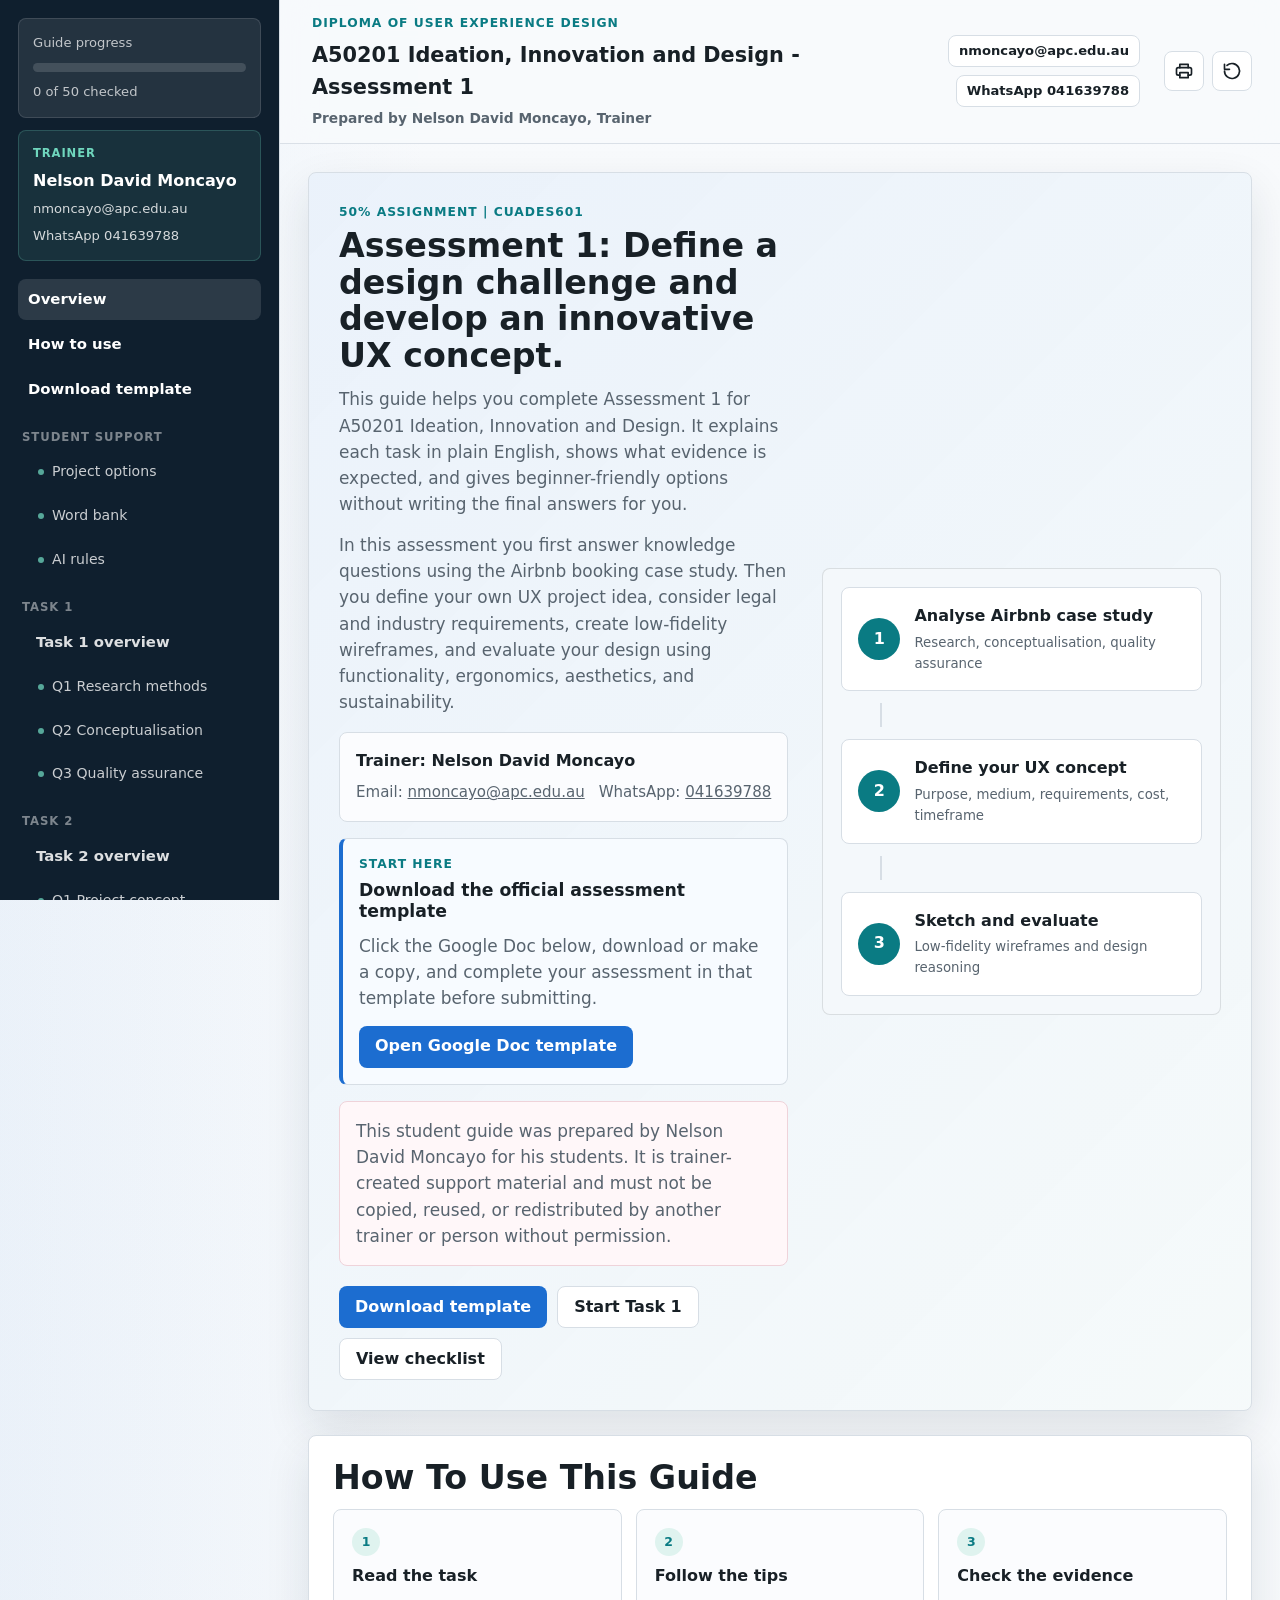
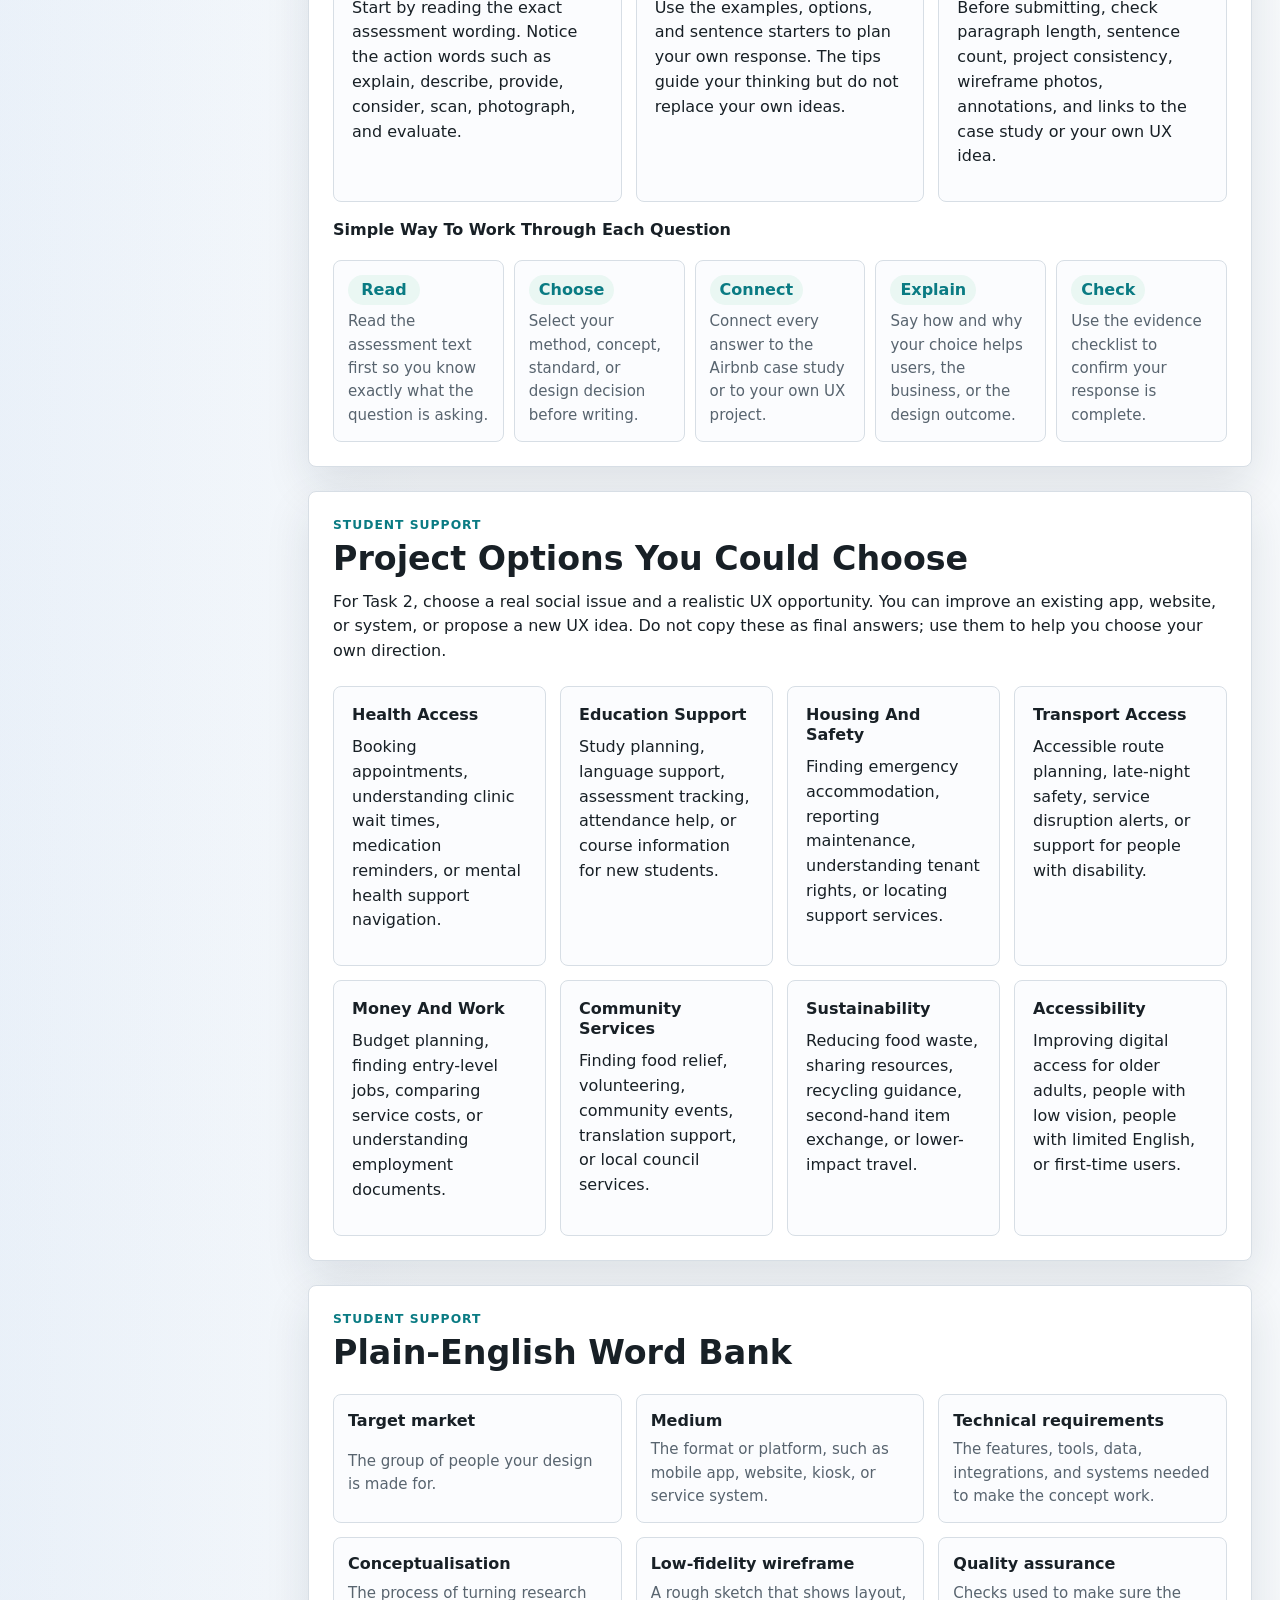
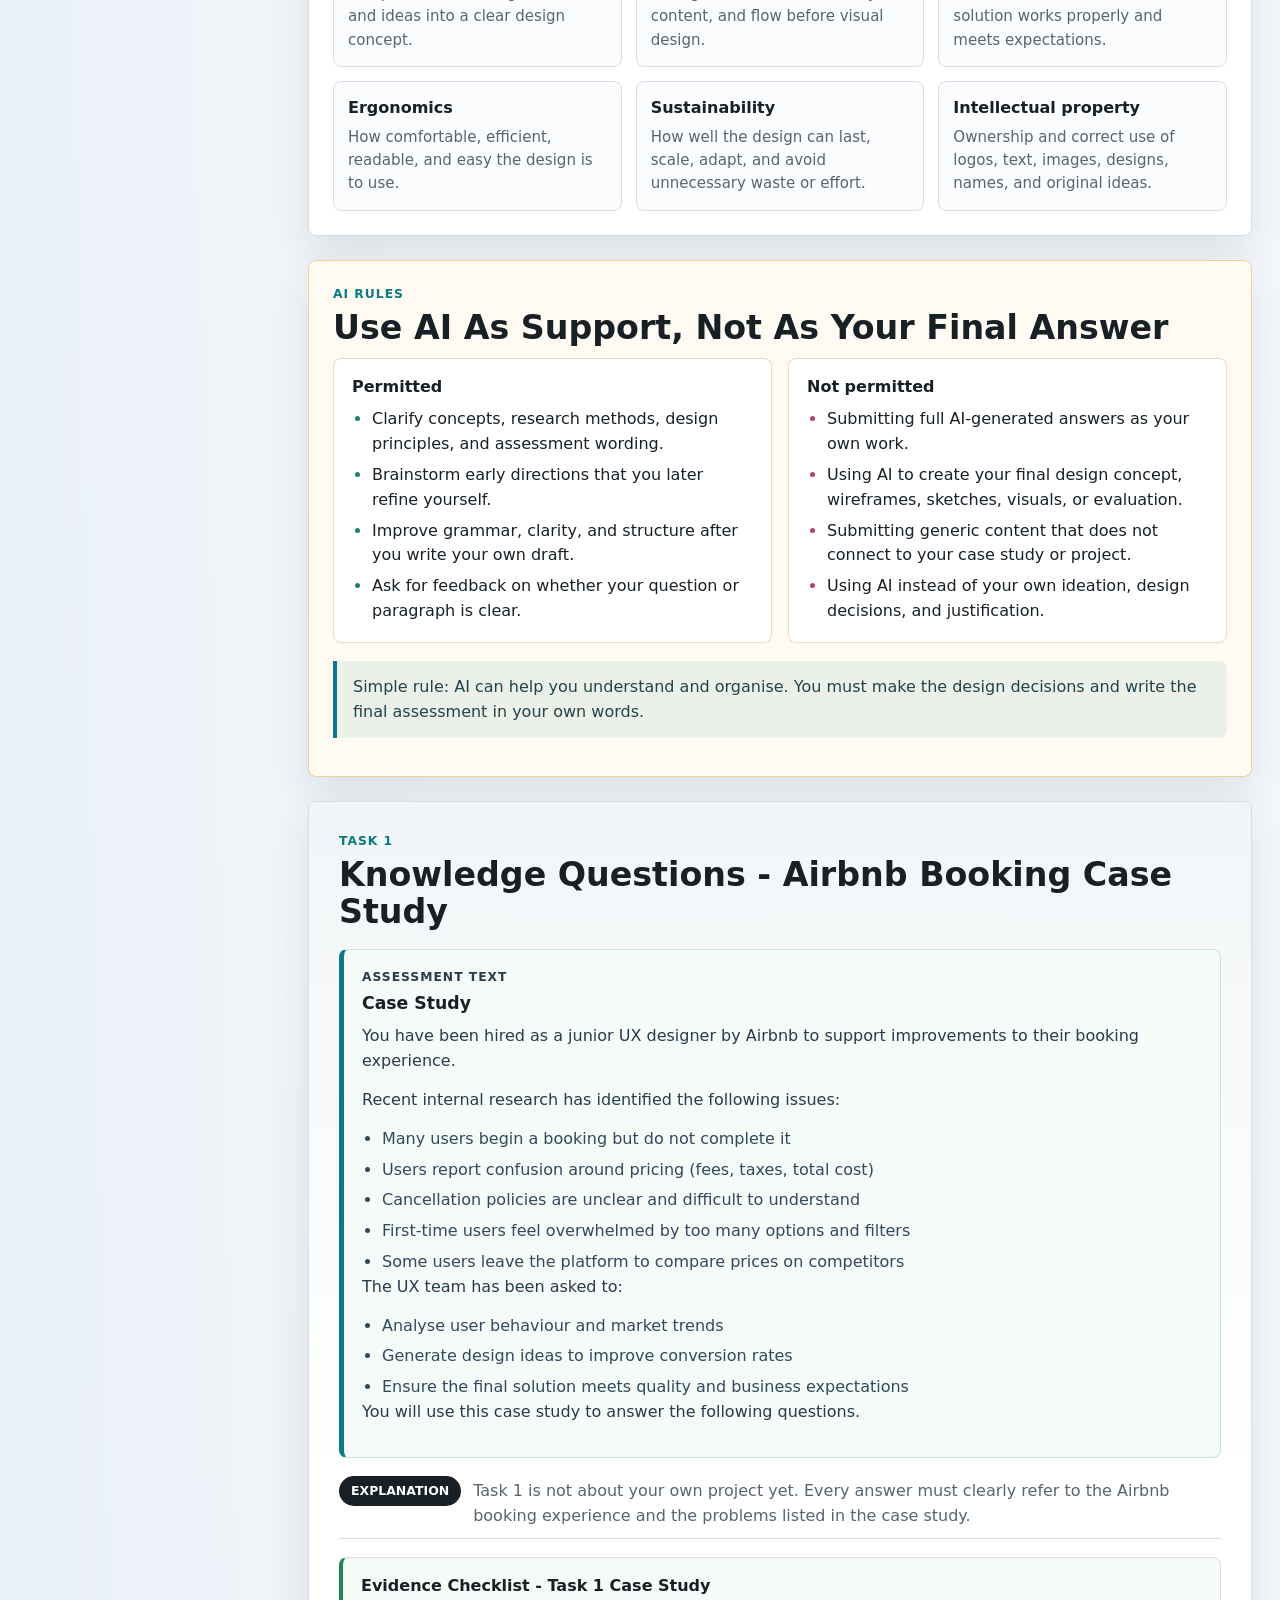
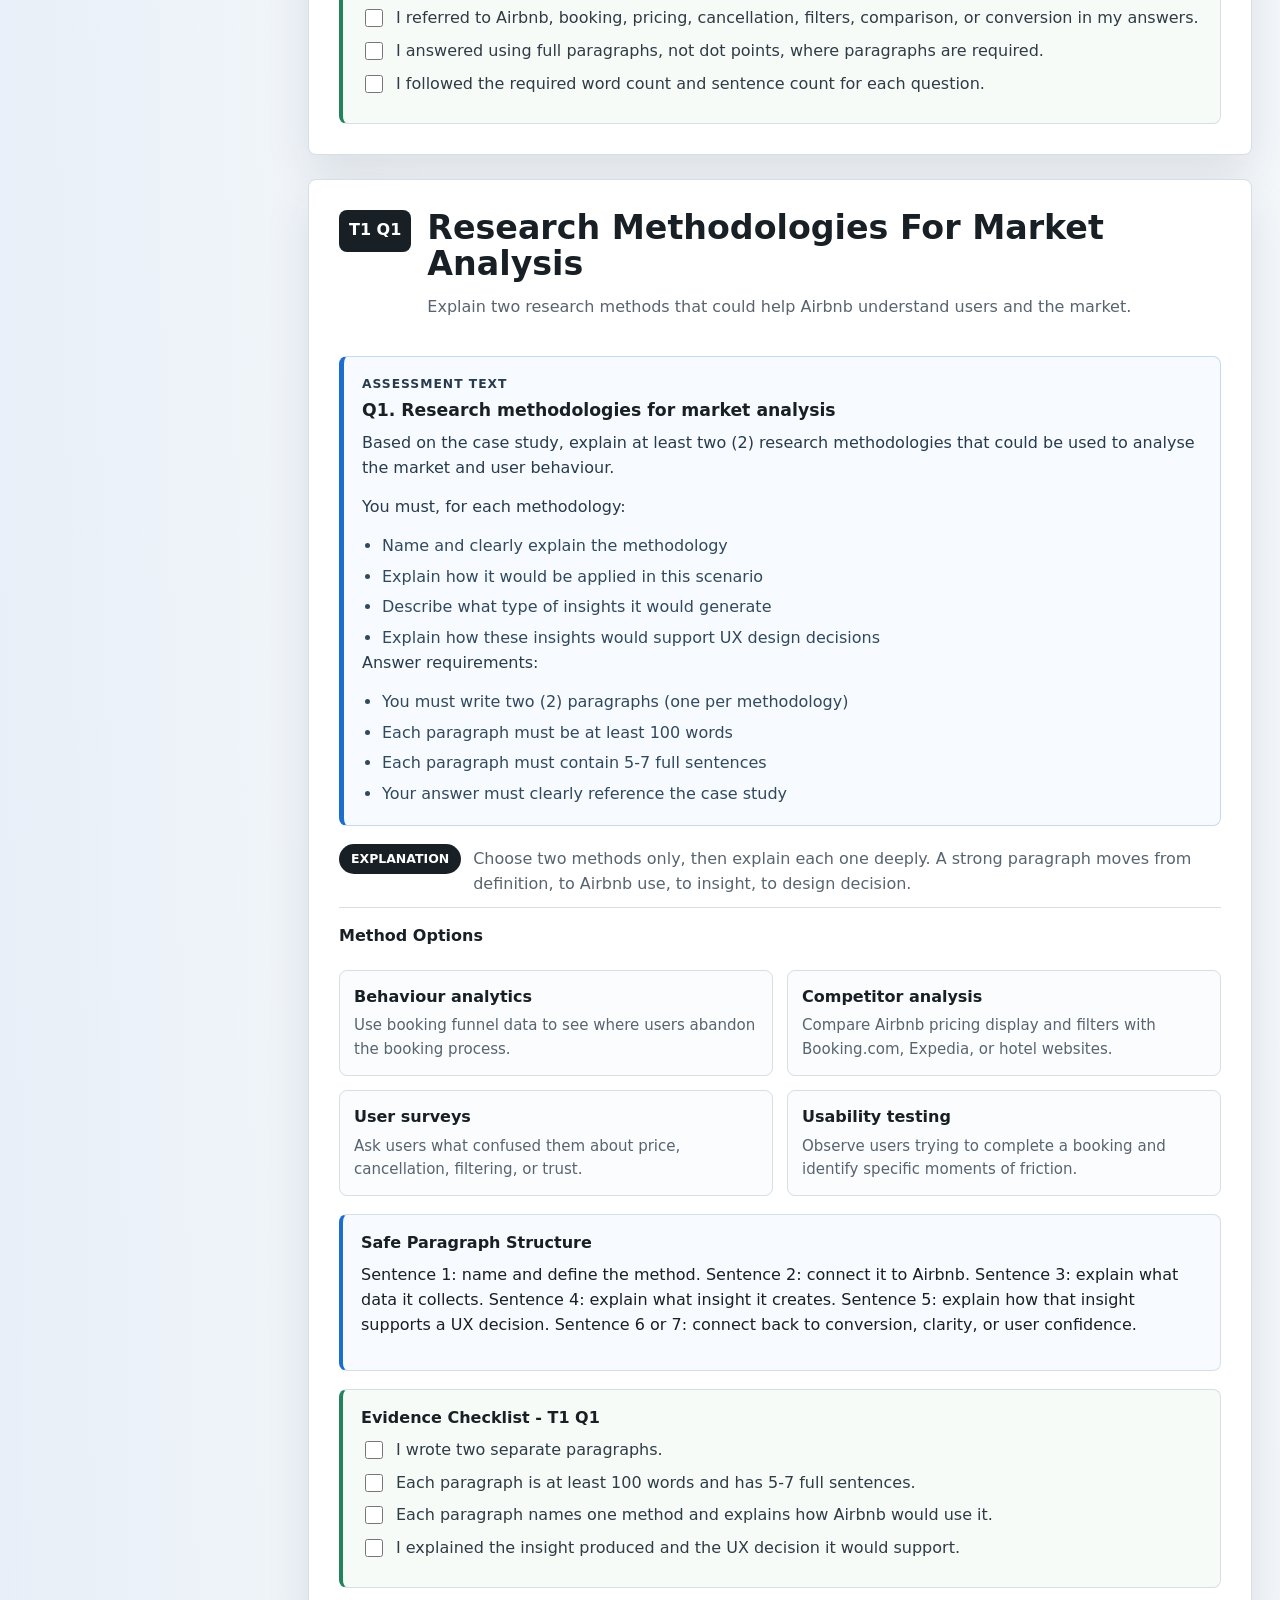
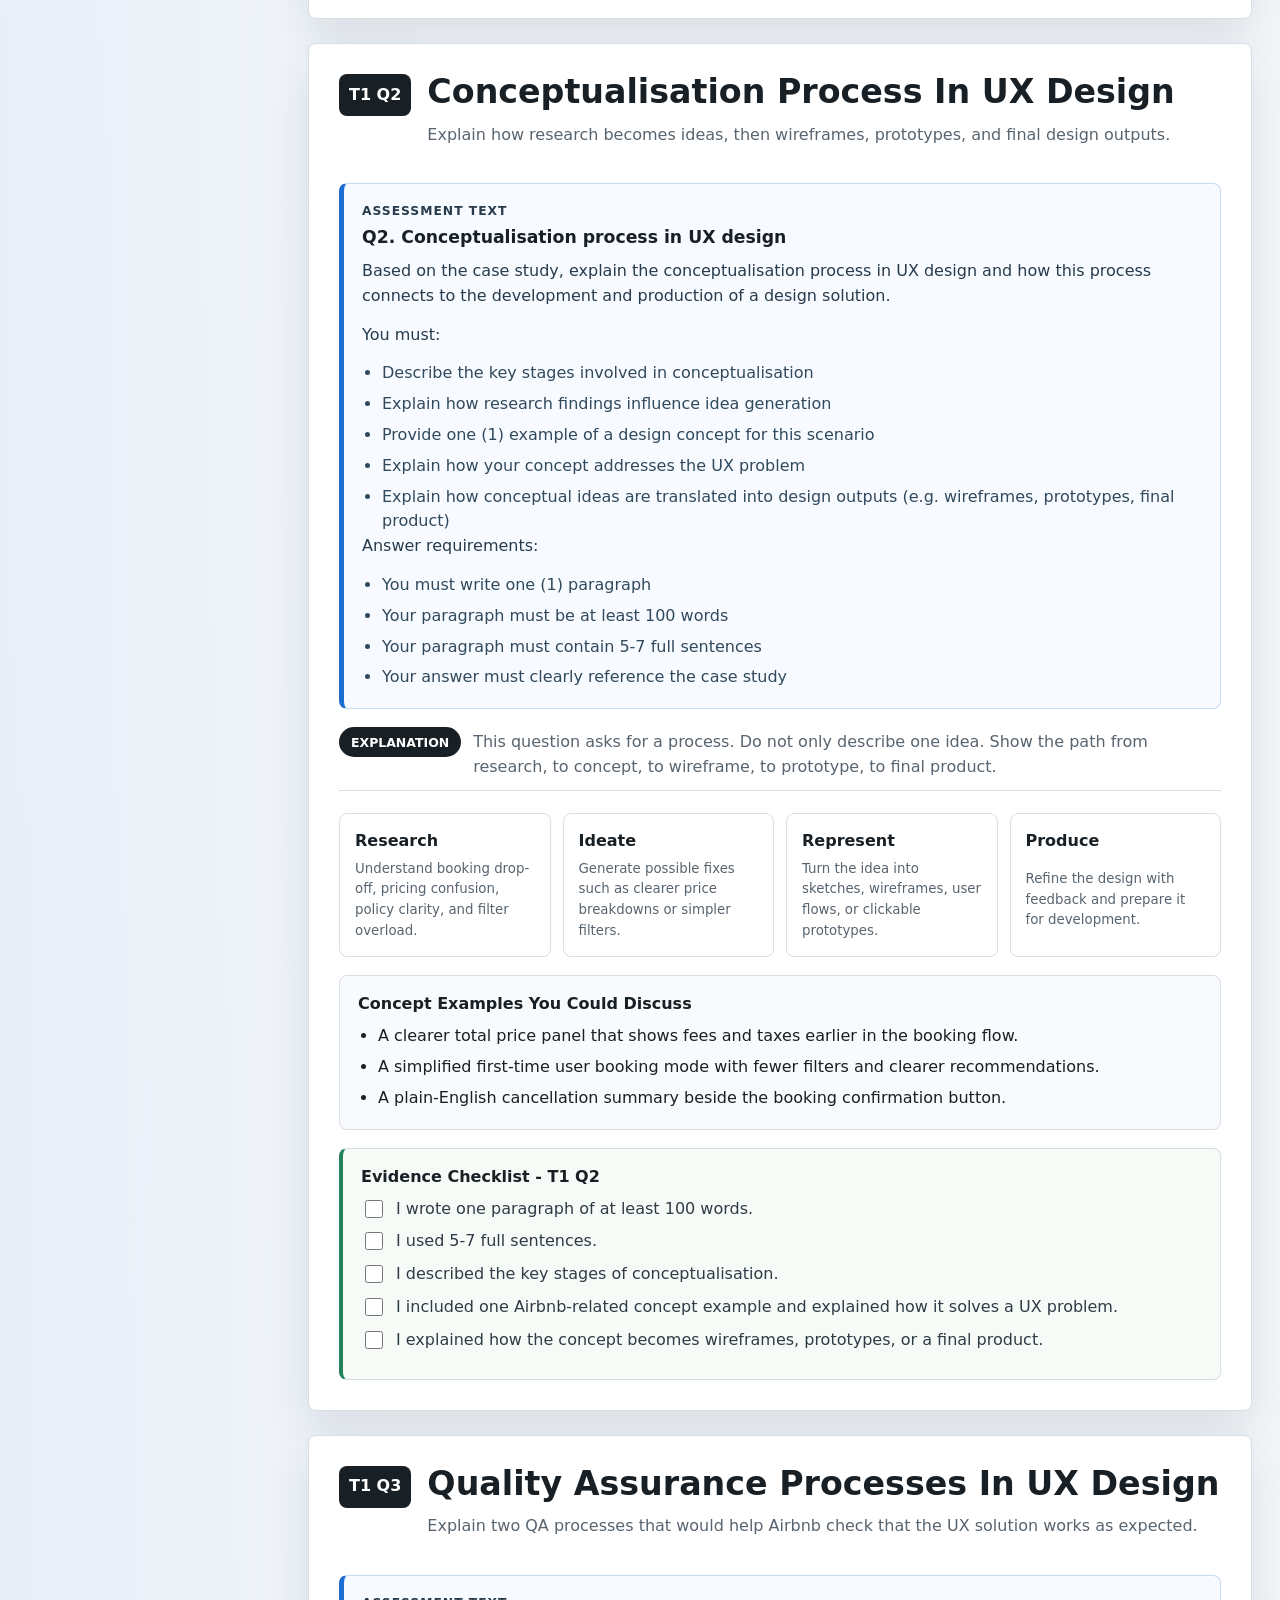
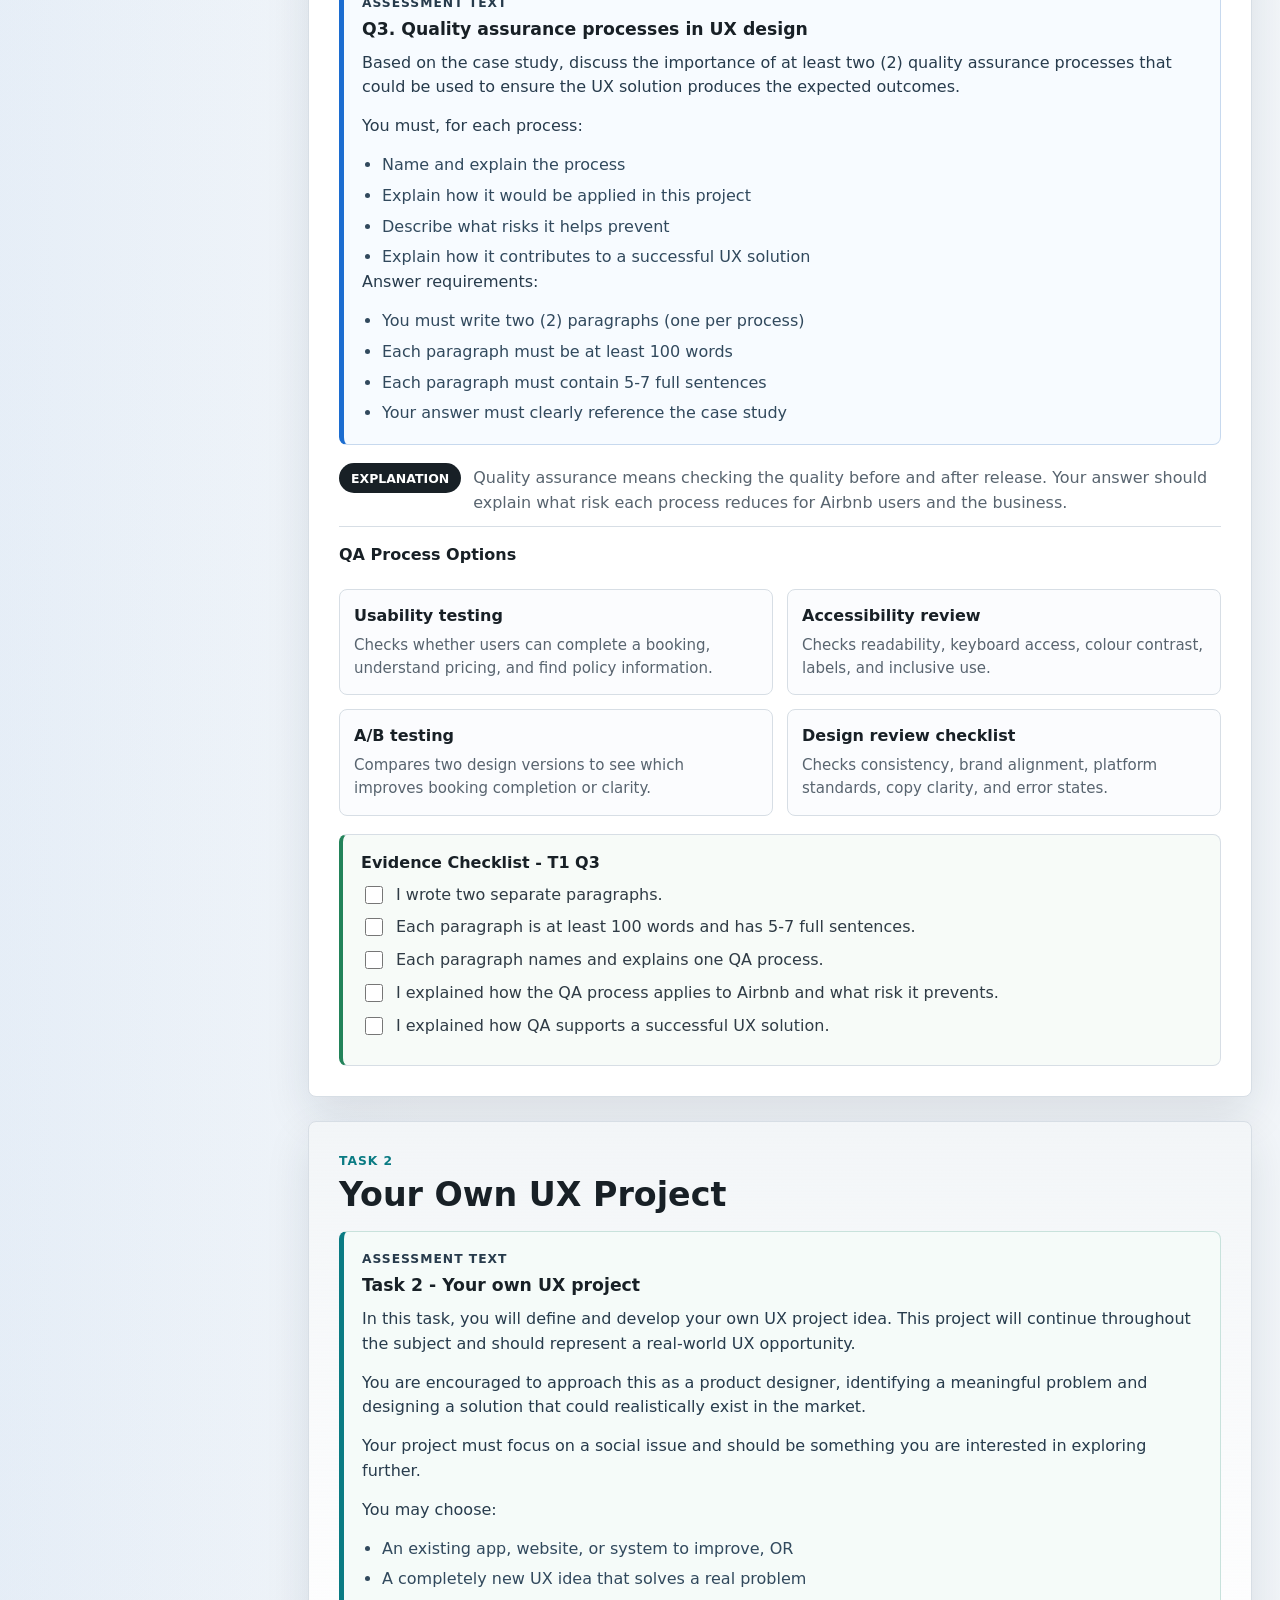
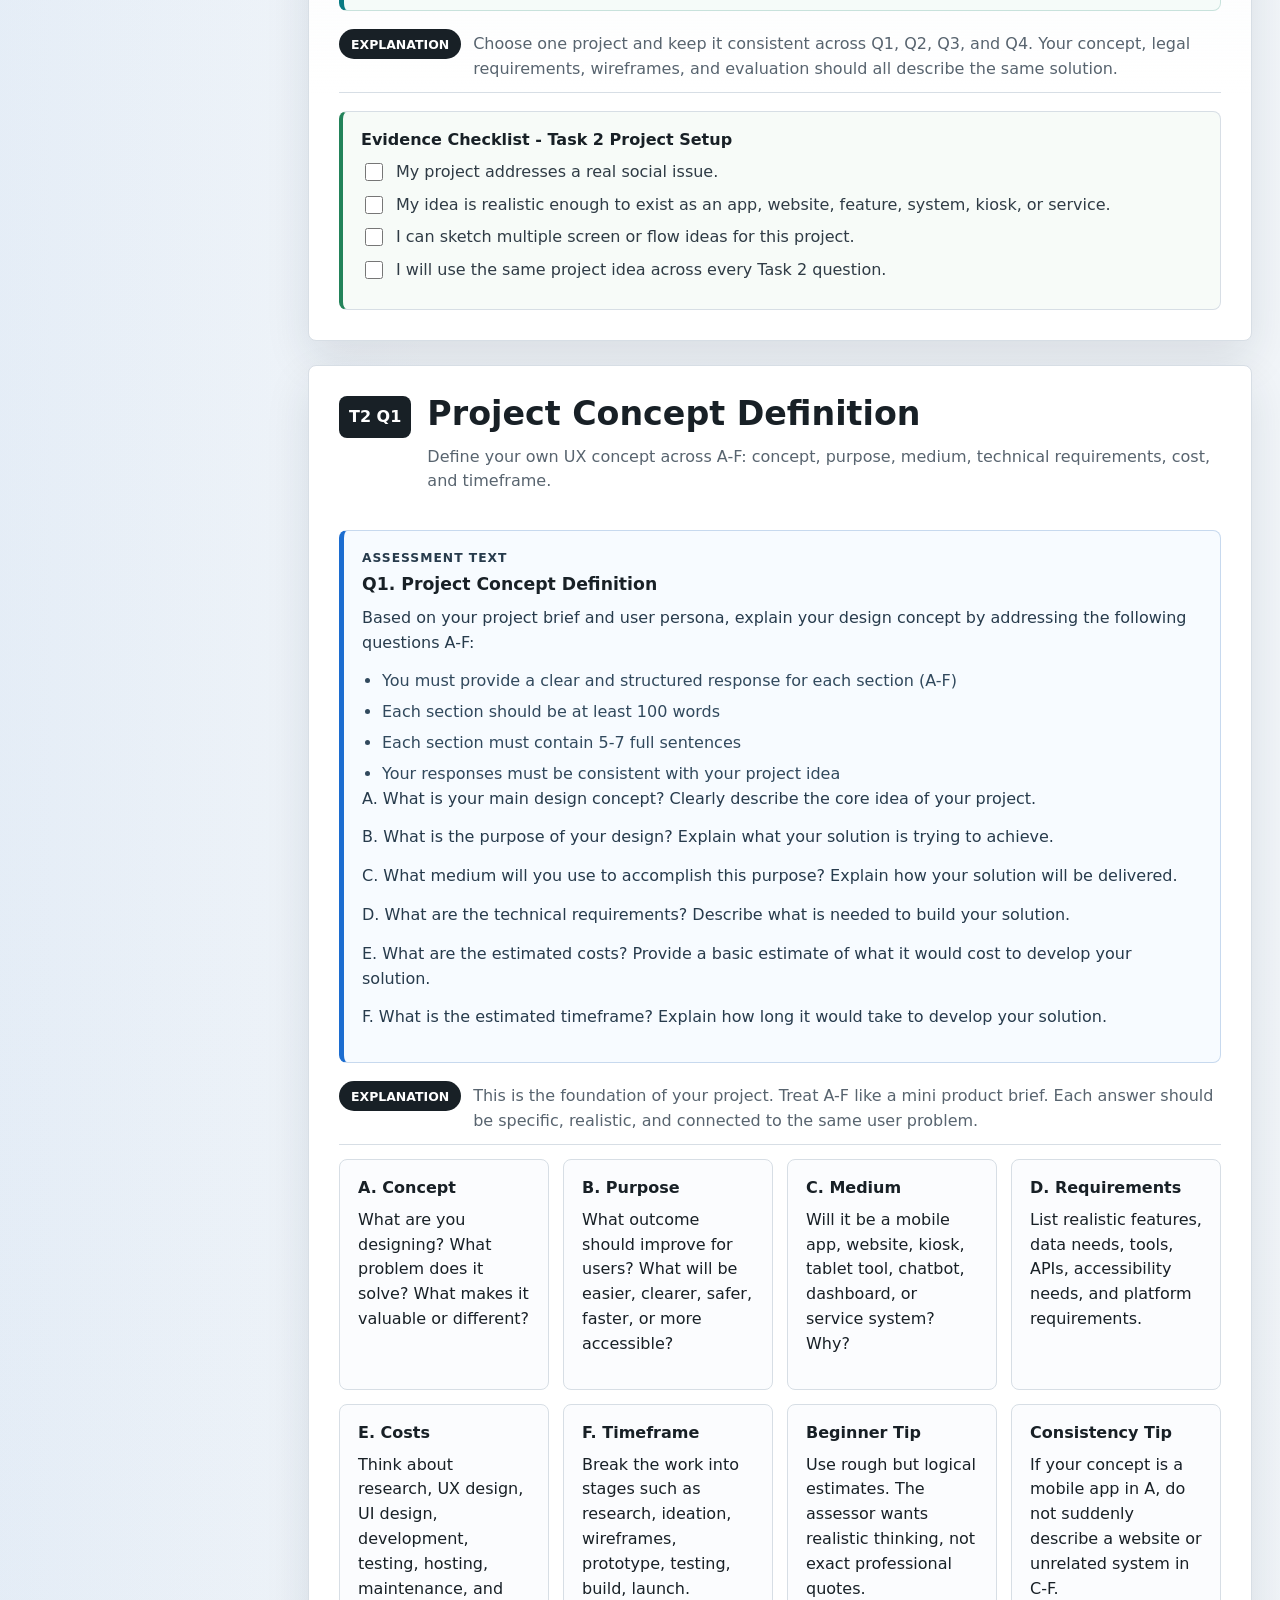
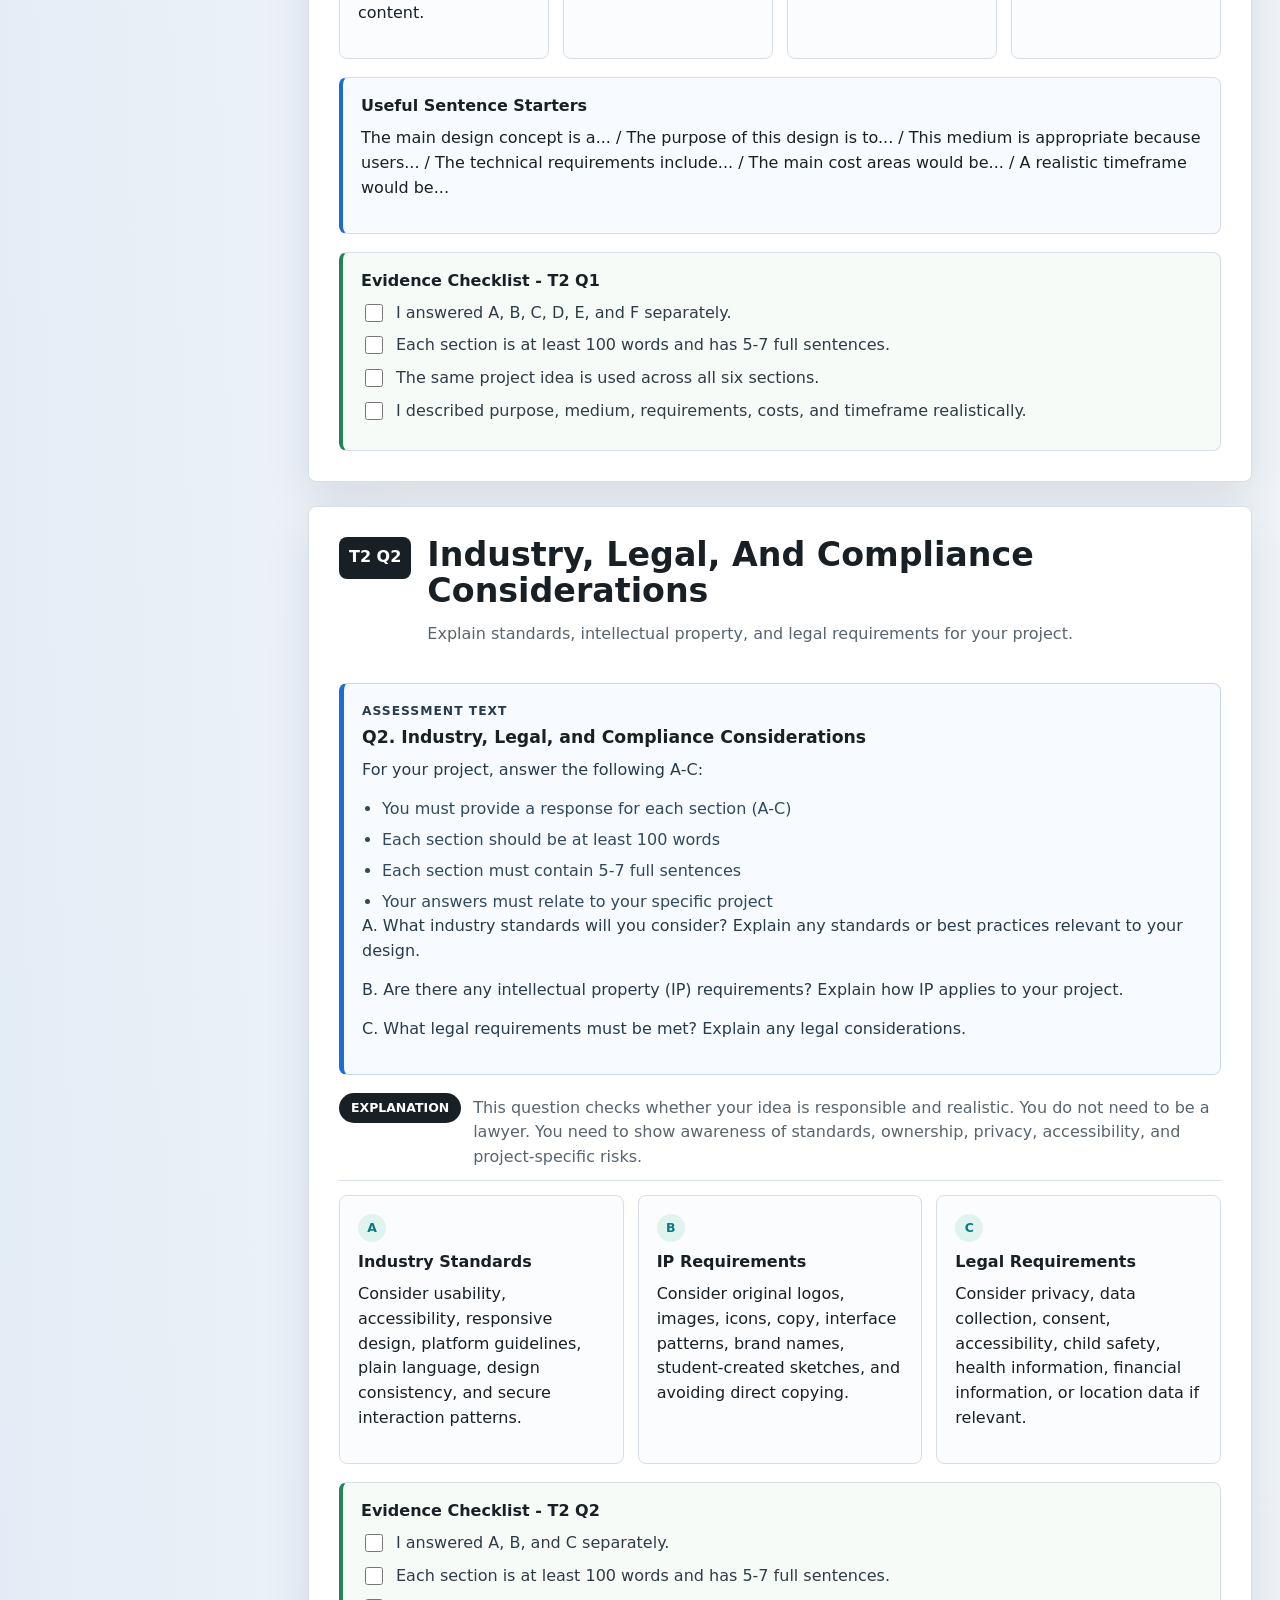
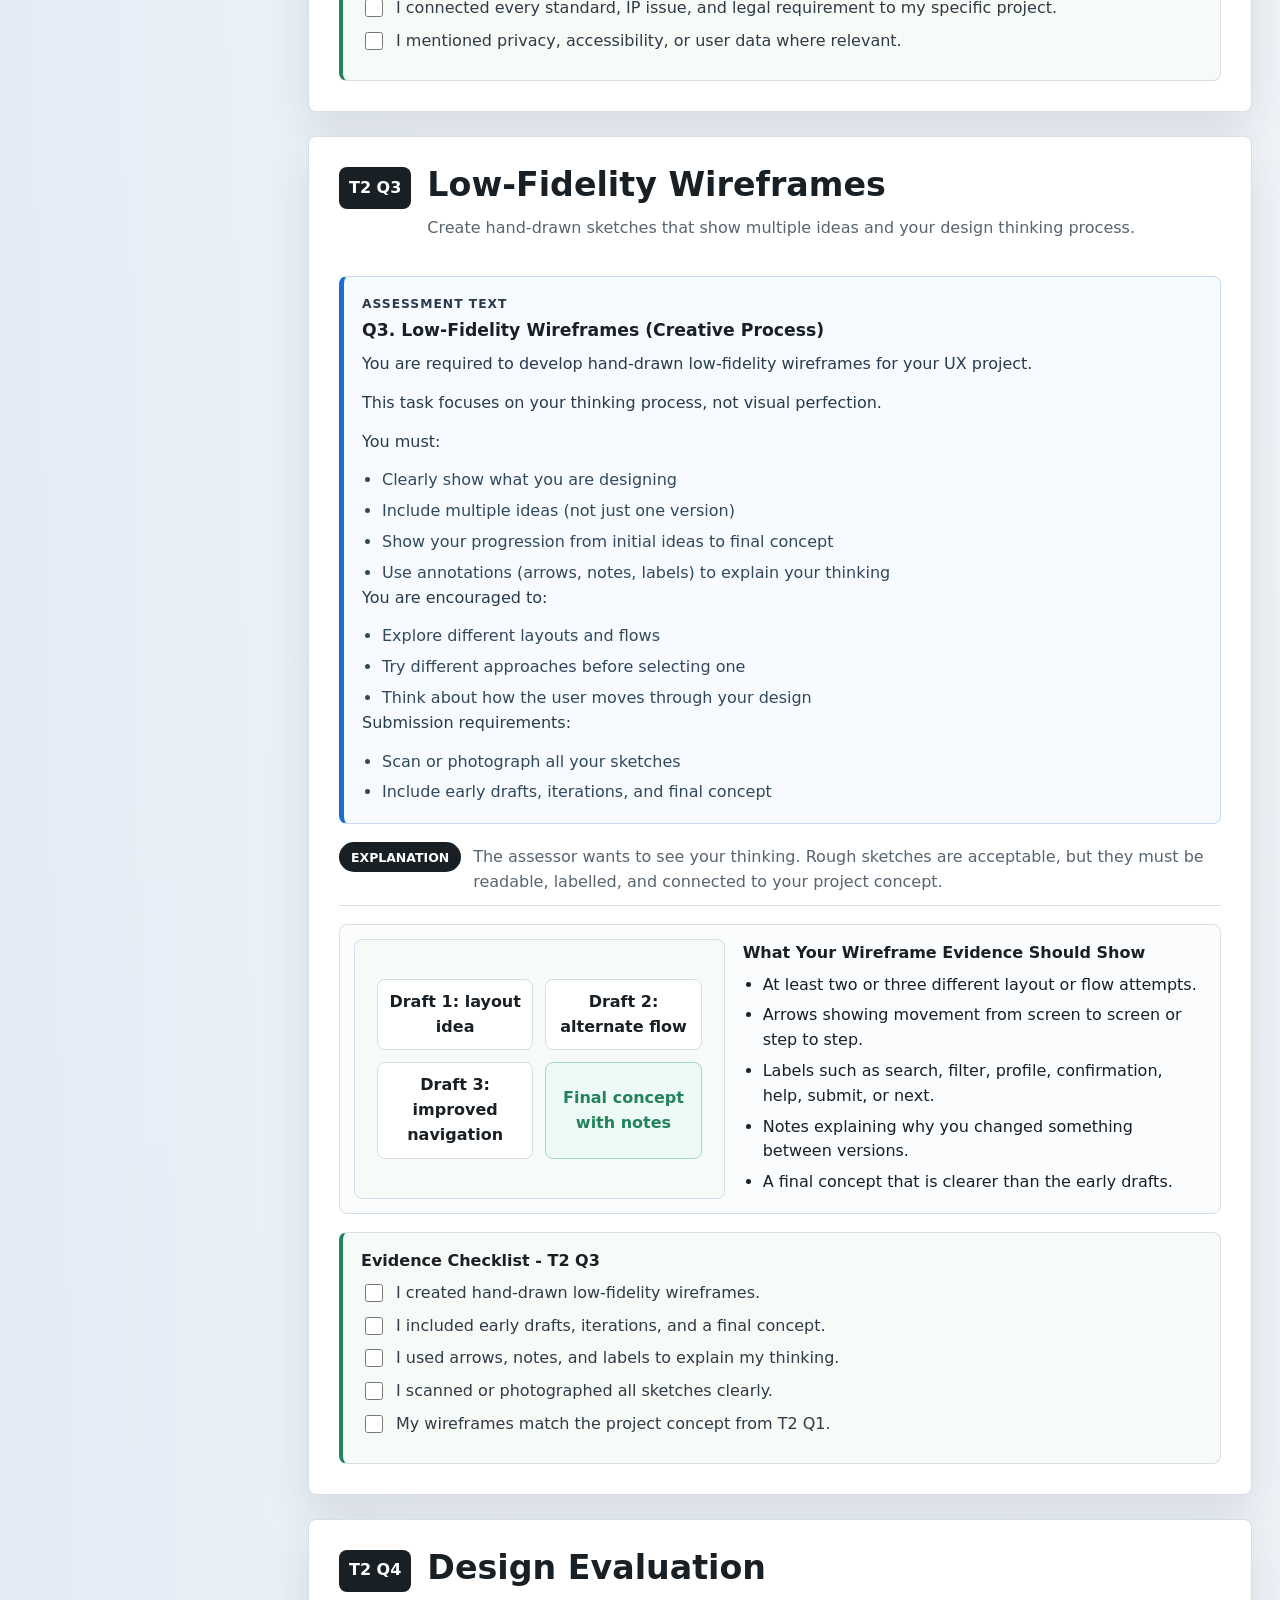
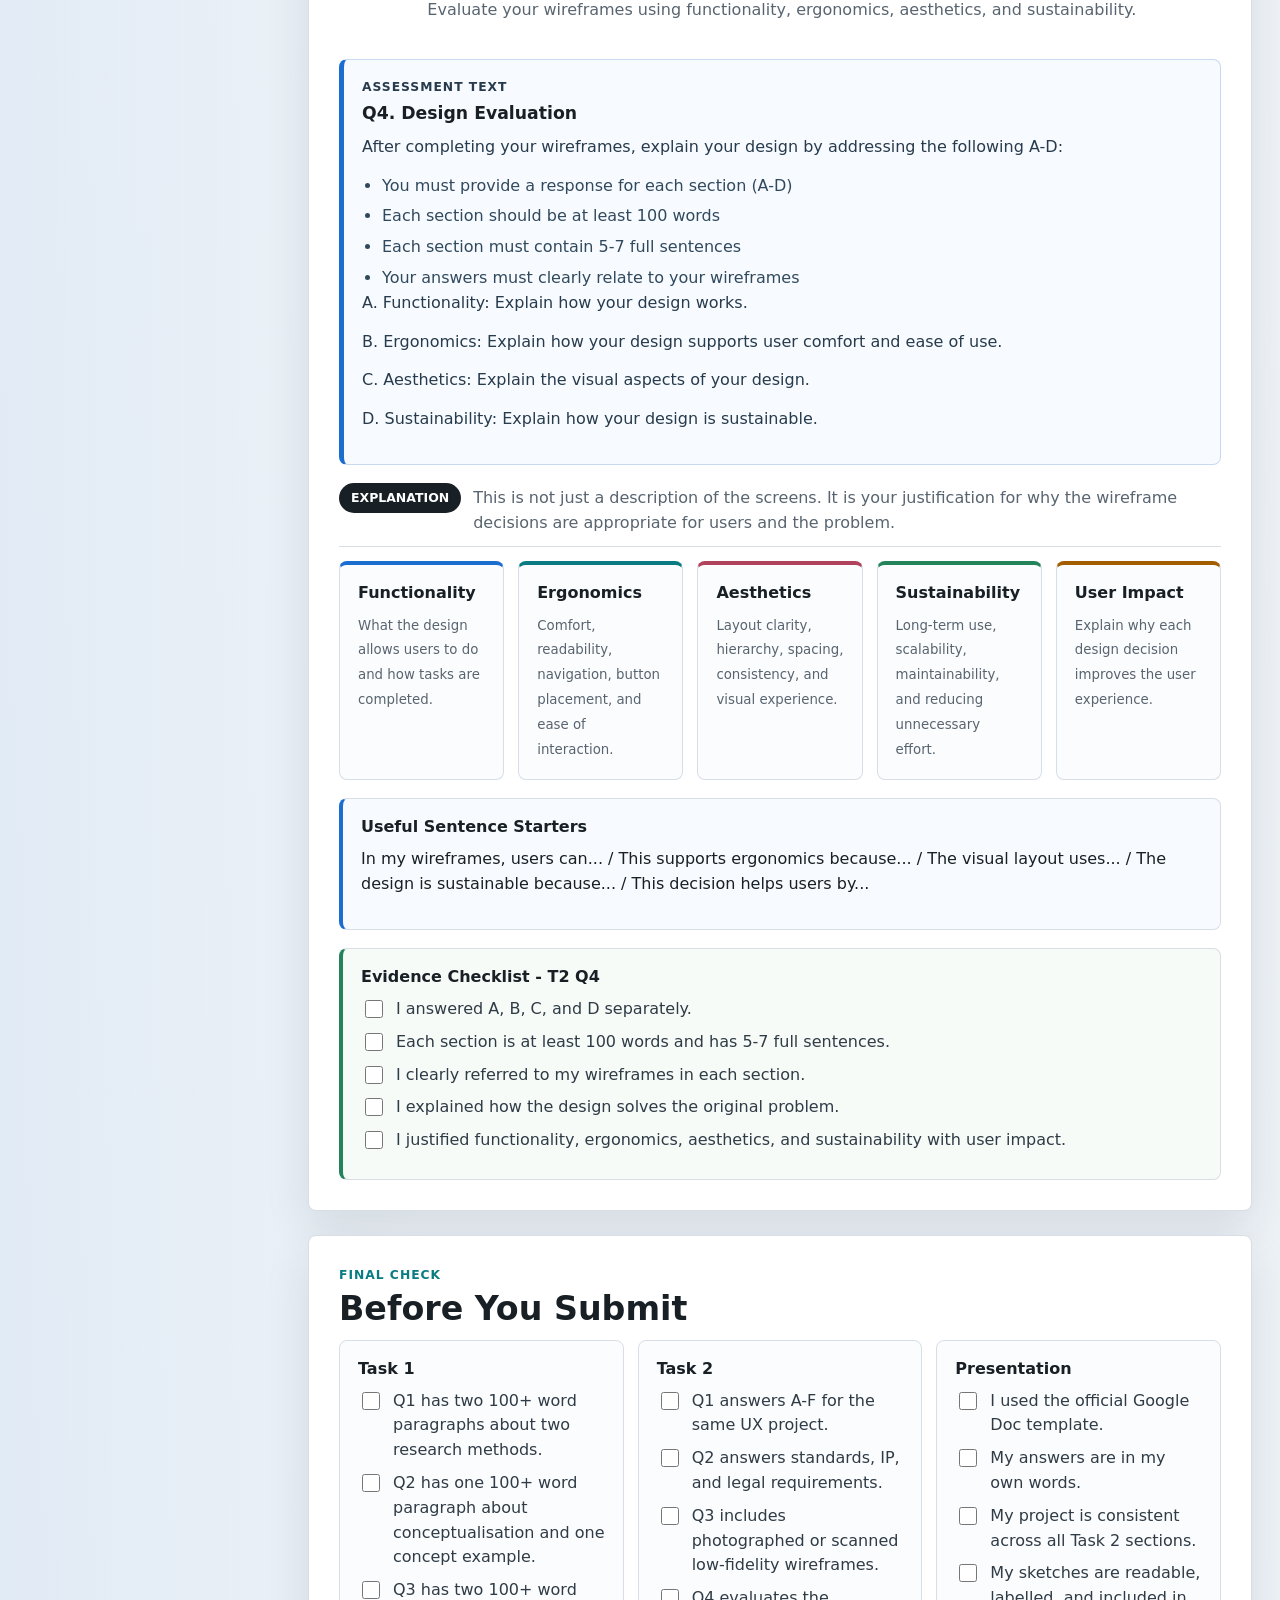
<file: a50201-ideation-innovation-and-design-assessment-1/index.html>
<!doctype html>
<html lang="en">
  <head>
    <meta charset="utf-8" />
    <meta name="viewport" content="width=device-width, initial-scale=1" />
    <title>A50201 Ideation, Innovation and Design - Assessment 1</title>
    <link rel="stylesheet" href="styles.css" />
  </head>
  <body>
    <a class="skip-link" href="#main">Skip to guide</a>

    <header class="topbar">
      <div>
        <p class="eyebrow">Diploma of User Experience Design</p>
        <h1>A50201 Ideation, Innovation and Design - Assessment 1</h1>
        <p class="trainer-mini">Prepared by Nelson David Moncayo, Trainer</p>
      </div>
      <div class="trainer-contact-top">
        <a href="mailto:nmoncayo@apc.edu.au">nmoncayo@apc.edu.au</a>
        <a href="https://wa.me/6141639788">WhatsApp 041639788</a>
      </div>
      <div class="topbar-actions">
        <button class="icon-button" type="button" data-print title="Print guide" aria-label="Print guide">
          <svg aria-hidden="true" viewBox="0 0 24 24">
            <path d="M7 8V4h10v4" />
            <path d="M7 17H5a2 2 0 0 1-2-2v-5a2 2 0 0 1 2-2h14a2 2 0 0 1 2 2v5a2 2 0 0 1-2 2h-2" />
            <path d="M7 14h10v6H7z" />
          </svg>
        </button>
        <button class="icon-button" type="button" data-reset title="Reset checked items" aria-label="Reset checked items">
          <svg aria-hidden="true" viewBox="0 0 24 24">
            <path d="M3 12a9 9 0 1 0 3-6.7" />
            <path d="M3 4v6h6" />
          </svg>
        </button>
      </div>
    </header>

    <aside class="sidebar" aria-label="Guide navigation">
      <div class="progress-card">
        <span class="progress-label">Guide progress</span>
        <div class="progress-track" aria-hidden="true"><span data-progress-bar></span></div>
        <span class="progress-count" data-progress-count>0 of 0 checked</span>
      </div>
      <div class="trainer-card">
        <span class="trainer-role">Trainer</span>
        <strong>Nelson David Moncayo</strong>
        <a href="mailto:nmoncayo@apc.edu.au">nmoncayo@apc.edu.au</a>
        <a href="https://wa.me/6141639788">WhatsApp 041639788</a>
      </div>
      <nav>
        <a class="nav-main" href="#overview">Overview</a>
        <a class="nav-main" href="#quick-start">How to use</a>
        <a class="nav-main" href="#assessment-template">Download template</a>
        <span class="nav-section">Student support</span>
        <a class="nav-sub" href="#project-options">Project options</a>
        <a class="nav-sub" href="#word-bank">Word bank</a>
        <a class="nav-sub" href="#ai-rules">AI rules</a>
        <span class="nav-section">Task 1</span>
        <a class="nav-task" href="#task-1">Task 1 overview</a>
        <a class="nav-sub" href="#task-1-q1">Q1 Research methods</a>
        <a class="nav-sub" href="#task-1-q2">Q2 Conceptualisation</a>
        <a class="nav-sub" href="#task-1-q3">Q3 Quality assurance</a>
        <span class="nav-section">Task 2</span>
        <a class="nav-task" href="#task-2">Task 2 overview</a>
        <a class="nav-sub" href="#task-2-q1">Q1 Project concept</a>
        <a class="nav-sub" href="#task-2-q2">Q2 Compliance</a>
        <a class="nav-sub" href="#task-2-q3">Q3 Wireframes</a>
        <a class="nav-sub" href="#task-2-q4">Q4 Evaluation</a>
        <a class="nav-main" href="#submission">Submission check</a>
      </nav>
    </aside>

    <main id="main">
      <section id="overview" class="hero section-panel">
        <div class="hero-copy">
          <p class="eyebrow">50% Assignment | CUADES601</p>
          <h2>Assessment 1: Define a design challenge and develop an innovative UX concept.</h2>
          <p>
            This guide helps you complete Assessment 1 for A50201 Ideation, Innovation and Design. It explains each task in plain English, shows what evidence is expected, and gives beginner-friendly options without writing the final answers for you.
          </p>
          <p>
            In this assessment you first answer knowledge questions using the Airbnb booking case study. Then you define your own UX project idea, consider legal and industry requirements, create low-fidelity wireframes, and evaluate your design using functionality, ergonomics, aesthetics, and sustainability.
          </p>
          <div class="trainer-intro">
            <strong>Trainer: Nelson David Moncayo</strong>
            <span>Email: <a href="mailto:nmoncayo@apc.edu.au">nmoncayo@apc.edu.au</a></span>
            <span>WhatsApp: <a href="https://wa.me/6141639788">041639788</a></span>
          </div>
          <div id="assessment-template" class="template-callout">
            <p class="eyebrow">Start Here</p>
            <h3>Download the official assessment template</h3>
            <p>Click the Google Doc below, download or make a copy, and complete your assessment in that template before submitting.</p>
            <a class="button primary" href="https://docs.google.com/document/d/1p4B_4f6RuoZPyCIGnhItuxDIdjUGAShs-m6vVSbPO7E/edit?usp=sharing">Open Google Doc template</a>
          </div>
          <p class="ownership-note">
            This student guide was prepared by Nelson David Moncayo for his students. It is trainer-created support material and must not be copied, reused, or redistributed by another trainer or person without permission.
          </p>
          <div class="hero-actions">
            <a class="button primary" href="#assessment-template">Download template</a>
            <a class="button secondary" href="#task-1">Start Task 1</a>
            <a class="button secondary" href="#submission">View checklist</a>
          </div>
        </div>
        <div class="hero-visual" aria-label="Assessment workflow diagram">
          <div class="flow-node">
            <span>1</span>
            <strong>Analyse Airbnb case study</strong>
            <small>Research, conceptualisation, quality assurance</small>
          </div>
          <div class="flow-line"></div>
          <div class="flow-node">
            <span>2</span>
            <strong>Define your UX concept</strong>
            <small>Purpose, medium, requirements, cost, timeframe</small>
          </div>
          <div class="flow-line"></div>
          <div class="flow-node">
            <span>3</span>
            <strong>Sketch and evaluate</strong>
            <small>Low-fidelity wireframes and design reasoning</small>
          </div>
        </div>
      </section>

      <section id="quick-start" class="section-panel compact">
        <h2>How To Use This Guide</h2>
        <div class="three-col">
          <article class="mini-card">
            <span class="badge">1</span>
            <h3>Read the task</h3>
            <p>Start by reading the exact assessment wording. Notice the action words such as explain, describe, provide, consider, scan, photograph, and evaluate.</p>
          </article>
          <article class="mini-card">
            <span class="badge">2</span>
            <h3>Follow the tips</h3>
            <p>Use the examples, options, and sentence starters to plan your own response. The tips guide your thinking but do not replace your own ideas.</p>
          </article>
          <article class="mini-card">
            <span class="badge">3</span>
            <h3>Check the evidence</h3>
            <p>Before submitting, check paragraph length, sentence count, project consistency, wireframe photos, annotations, and links to the case study or your own UX idea.</p>
          </article>
        </div>
        <div class="plain-steps">
          <h3>Simple Way To Work Through Each Question</h3>
          <div>
            <span>Read</span>
            <p>Read the assessment text first so you know exactly what the question is asking.</p>
          </div>
          <div>
            <span>Choose</span>
            <p>Select your method, concept, standard, or design decision before writing.</p>
          </div>
          <div>
            <span>Connect</span>
            <p>Connect every answer to the Airbnb case study or to your own UX project.</p>
          </div>
          <div>
            <span>Explain</span>
            <p>Say how and why your choice helps users, the business, or the design outcome.</p>
          </div>
          <div>
            <span>Check</span>
            <p>Use the evidence checklist to confirm your response is complete.</p>
          </div>
        </div>
      </section>

      <section id="project-options" class="section-panel compact">
        <p class="eyebrow">Student Support</p>
        <h2>Project Options You Could Choose</h2>
        <p>
          For Task 2, choose a real social issue and a realistic UX opportunity. You can improve an existing app, website, or system, or propose a new UX idea. Do not copy these as final answers; use them to help you choose your own direction.
        </p>
        <div class="option-grid">
          <article>
            <h3>Health Access</h3>
            <p>Booking appointments, understanding clinic wait times, medication reminders, or mental health support navigation.</p>
          </article>
          <article>
            <h3>Education Support</h3>
            <p>Study planning, language support, assessment tracking, attendance help, or course information for new students.</p>
          </article>
          <article>
            <h3>Housing And Safety</h3>
            <p>Finding emergency accommodation, reporting maintenance, understanding tenant rights, or locating support services.</p>
          </article>
          <article>
            <h3>Transport Access</h3>
            <p>Accessible route planning, late-night safety, service disruption alerts, or support for people with disability.</p>
          </article>
          <article>
            <h3>Money And Work</h3>
            <p>Budget planning, finding entry-level jobs, comparing service costs, or understanding employment documents.</p>
          </article>
          <article>
            <h3>Community Services</h3>
            <p>Finding food relief, volunteering, community events, translation support, or local council services.</p>
          </article>
          <article>
            <h3>Sustainability</h3>
            <p>Reducing food waste, sharing resources, recycling guidance, second-hand item exchange, or lower-impact travel.</p>
          </article>
          <article>
            <h3>Accessibility</h3>
            <p>Improving digital access for older adults, people with low vision, people with limited English, or first-time users.</p>
          </article>
        </div>
      </section>

      <section id="word-bank" class="section-panel compact">
        <p class="eyebrow">Student Support</p>
        <h2>Plain-English Word Bank</h2>
        <div class="word-grid">
          <div>
            <strong>Target market</strong>
            <span>The group of people your design is made for.</span>
          </div>
          <div>
            <strong>Medium</strong>
            <span>The format or platform, such as mobile app, website, kiosk, or service system.</span>
          </div>
          <div>
            <strong>Technical requirements</strong>
            <span>The features, tools, data, integrations, and systems needed to make the concept work.</span>
          </div>
          <div>
            <strong>Conceptualisation</strong>
            <span>The process of turning research and ideas into a clear design concept.</span>
          </div>
          <div>
            <strong>Low-fidelity wireframe</strong>
            <span>A rough sketch that shows layout, content, and flow before visual design.</span>
          </div>
          <div>
            <strong>Quality assurance</strong>
            <span>Checks used to make sure the solution works properly and meets expectations.</span>
          </div>
          <div>
            <strong>Ergonomics</strong>
            <span>How comfortable, efficient, readable, and easy the design is to use.</span>
          </div>
          <div>
            <strong>Sustainability</strong>
            <span>How well the design can last, scale, adapt, and avoid unnecessary waste or effort.</span>
          </div>
          <div>
            <strong>Intellectual property</strong>
            <span>Ownership and correct use of logos, text, images, designs, names, and original ideas.</span>
          </div>
        </div>
      </section>

      <section id="ai-rules" class="section-panel compact warning-panel">
        <p class="eyebrow">AI Rules</p>
        <h2>Use AI As Support, Not As Your Final Answer</h2>
        <div class="split">
          <article>
            <h3>Permitted</h3>
            <ul class="check-list">
              <li>Clarify concepts, research methods, design principles, and assessment wording.</li>
              <li>Brainstorm early directions that you later refine yourself.</li>
              <li>Improve grammar, clarity, and structure after you write your own draft.</li>
              <li>Ask for feedback on whether your question or paragraph is clear.</li>
            </ul>
          </article>
          <article>
            <h3>Not permitted</h3>
            <ul class="cross-list">
              <li>Submitting full AI-generated answers as your own work.</li>
              <li>Using AI to create your final design concept, wireframes, sketches, visuals, or evaluation.</li>
              <li>Submitting generic content that does not connect to your case study or project.</li>
              <li>Using AI instead of your own ideation, design decisions, and justification.</li>
            </ul>
          </article>
        </div>
        <p class="callout">Simple rule: AI can help you understand and organise. You must make the design decisions and write the final assessment in your own words.</p>
      </section>

      <section id="task-1" class="section-panel task-intro">
        <p class="eyebrow">Task 1</p>
        <h2>Knowledge Questions - Airbnb Booking Case Study</h2>
        <div class="assessment-text task-text">
          <p class="eyebrow">Assessment Text</p>
          <h3>Case Study</h3>
          <p>You have been hired as a junior UX designer by Airbnb to support improvements to their booking experience.</p>
          <p>Recent internal research has identified the following issues:</p>
          <ul>
            <li>Many users begin a booking but do not complete it</li>
            <li>Users report confusion around pricing (fees, taxes, total cost)</li>
            <li>Cancellation policies are unclear and difficult to understand</li>
            <li>First-time users feel overwhelmed by too many options and filters</li>
            <li>Some users leave the platform to compare prices on competitors</li>
          </ul>
          <p>The UX team has been asked to:</p>
          <ul>
            <li>Analyse user behaviour and market trends</li>
            <li>Generate design ideas to improve conversion rates</li>
            <li>Ensure the final solution meets quality and business expectations</li>
          </ul>
          <p>You will use this case study to answer the following questions.</p>
        </div>
        <div class="guide-section-label">
          <span>Explanation</span>
          <p>Task 1 is not about your own project yet. Every answer must clearly refer to the Airbnb booking experience and the problems listed in the case study.</p>
        </div>
        <div class="check-panel">
          <h3>Evidence Checklist - Task 1 Case Study</h3>
          <label><input type="checkbox" data-check /> I referred to Airbnb, booking, pricing, cancellation, filters, comparison, or conversion in my answers.</label>
          <label><input type="checkbox" data-check /> I answered using full paragraphs, not dot points, where paragraphs are required.</label>
          <label><input type="checkbox" data-check /> I followed the required word count and sentence count for each question.</label>
        </div>
      </section>

      <section id="task-1-q1" class="section-panel">
        <div class="question-header">
          <span class="question-number">T1 Q1</span>
          <div>
            <h2>Research Methodologies For Market Analysis</h2>
            <p>Explain two research methods that could help Airbnb understand users and the market.</p>
          </div>
        </div>
        <div class="assessment-text">
          <p class="eyebrow">Assessment Text</p>
          <h3>Q1. Research methodologies for market analysis</h3>
          <p>Based on the case study, explain at least two (2) research methodologies that could be used to analyse the market and user behaviour.</p>
          <p>You must, for each methodology:</p>
          <ul>
            <li>Name and clearly explain the methodology</li>
            <li>Explain how it would be applied in this scenario</li>
            <li>Describe what type of insights it would generate</li>
            <li>Explain how these insights would support UX design decisions</li>
          </ul>
          <p>Answer requirements:</p>
          <ul>
            <li>You must write two (2) paragraphs (one per methodology)</li>
            <li>Each paragraph must be at least 100 words</li>
            <li>Each paragraph must contain 5-7 full sentences</li>
            <li>Your answer must clearly reference the case study</li>
          </ul>
        </div>
        <div class="guide-section-label">
          <span>Explanation</span>
          <p>Choose two methods only, then explain each one deeply. A strong paragraph moves from definition, to Airbnb use, to insight, to design decision.</p>
        </div>
        <div class="method-picker">
          <h3>Method Options</h3>
          <div>
            <strong>Behaviour analytics</strong>
            <span>Use booking funnel data to see where users abandon the booking process.</span>
          </div>
          <div>
            <strong>Competitor analysis</strong>
            <span>Compare Airbnb pricing display and filters with Booking.com, Expedia, or hotel websites.</span>
          </div>
          <div>
            <strong>User surveys</strong>
            <span>Ask users what confused them about price, cancellation, filtering, or trust.</span>
          </div>
          <div>
            <strong>Usability testing</strong>
            <span>Observe users trying to complete a booking and identify specific moments of friction.</span>
          </div>
        </div>
        <div class="language-box">
          <h3>Safe Paragraph Structure</h3>
          <p>Sentence 1: name and define the method. Sentence 2: connect it to Airbnb. Sentence 3: explain what data it collects. Sentence 4: explain what insight it creates. Sentence 5: explain how that insight supports a UX decision. Sentence 6 or 7: connect back to conversion, clarity, or user confidence.</p>
        </div>
        <div class="check-panel">
          <h3>Evidence Checklist - T1 Q1</h3>
          <label><input type="checkbox" data-check /> I wrote two separate paragraphs.</label>
          <label><input type="checkbox" data-check /> Each paragraph is at least 100 words and has 5-7 full sentences.</label>
          <label><input type="checkbox" data-check /> Each paragraph names one method and explains how Airbnb would use it.</label>
          <label><input type="checkbox" data-check /> I explained the insight produced and the UX decision it would support.</label>
        </div>
      </section>

      <section id="task-1-q2" class="section-panel">
        <div class="question-header">
          <span class="question-number">T1 Q2</span>
          <div>
            <h2>Conceptualisation Process In UX Design</h2>
            <p>Explain how research becomes ideas, then wireframes, prototypes, and final design outputs.</p>
          </div>
        </div>
        <div class="assessment-text">
          <p class="eyebrow">Assessment Text</p>
          <h3>Q2. Conceptualisation process in UX design</h3>
          <p>Based on the case study, explain the conceptualisation process in UX design and how this process connects to the development and production of a design solution.</p>
          <p>You must:</p>
          <ul>
            <li>Describe the key stages involved in conceptualisation</li>
            <li>Explain how research findings influence idea generation</li>
            <li>Provide one (1) example of a design concept for this scenario</li>
            <li>Explain how your concept addresses the UX problem</li>
            <li>Explain how conceptual ideas are translated into design outputs (e.g. wireframes, prototypes, final product)</li>
          </ul>
          <p>Answer requirements:</p>
          <ul>
            <li>You must write one (1) paragraph</li>
            <li>Your paragraph must be at least 100 words</li>
            <li>Your paragraph must contain 5-7 full sentences</li>
            <li>Your answer must clearly reference the case study</li>
          </ul>
        </div>
        <div class="guide-section-label">
          <span>Explanation</span>
          <p>This question asks for a process. Do not only describe one idea. Show the path from research, to concept, to wireframe, to prototype, to final product.</p>
        </div>
        <div class="process-ladder">
          <div>
            <span>Research</span>
            <small>Understand booking drop-off, pricing confusion, policy clarity, and filter overload.</small>
          </div>
          <div>
            <span>Ideate</span>
            <small>Generate possible fixes such as clearer price breakdowns or simpler filters.</small>
          </div>
          <div>
            <span>Represent</span>
            <small>Turn the idea into sketches, wireframes, user flows, or clickable prototypes.</small>
          </div>
          <div>
            <span>Produce</span>
            <small>Refine the design with feedback and prepare it for development.</small>
          </div>
        </div>
        <div class="example-block">
          <h3>Concept Examples You Could Discuss</h3>
          <ul>
            <li>A clearer total price panel that shows fees and taxes earlier in the booking flow.</li>
            <li>A simplified first-time user booking mode with fewer filters and clearer recommendations.</li>
            <li>A plain-English cancellation summary beside the booking confirmation button.</li>
          </ul>
        </div>
        <div class="check-panel">
          <h3>Evidence Checklist - T1 Q2</h3>
          <label><input type="checkbox" data-check /> I wrote one paragraph of at least 100 words.</label>
          <label><input type="checkbox" data-check /> I used 5-7 full sentences.</label>
          <label><input type="checkbox" data-check /> I described the key stages of conceptualisation.</label>
          <label><input type="checkbox" data-check /> I included one Airbnb-related concept example and explained how it solves a UX problem.</label>
          <label><input type="checkbox" data-check /> I explained how the concept becomes wireframes, prototypes, or a final product.</label>
        </div>
      </section>

      <section id="task-1-q3" class="section-panel">
        <div class="question-header">
          <span class="question-number">T1 Q3</span>
          <div>
            <h2>Quality Assurance Processes In UX Design</h2>
            <p>Explain two QA processes that would help Airbnb check that the UX solution works as expected.</p>
          </div>
        </div>
        <div class="assessment-text">
          <p class="eyebrow">Assessment Text</p>
          <h3>Q3. Quality assurance processes in UX design</h3>
          <p>Based on the case study, discuss the importance of at least two (2) quality assurance processes that could be used to ensure the UX solution produces the expected outcomes.</p>
          <p>You must, for each process:</p>
          <ul>
            <li>Name and explain the process</li>
            <li>Explain how it would be applied in this project</li>
            <li>Describe what risks it helps prevent</li>
            <li>Explain how it contributes to a successful UX solution</li>
          </ul>
          <p>Answer requirements:</p>
          <ul>
            <li>You must write two (2) paragraphs (one per process)</li>
            <li>Each paragraph must be at least 100 words</li>
            <li>Each paragraph must contain 5-7 full sentences</li>
            <li>Your answer must clearly reference the case study</li>
          </ul>
        </div>
        <div class="guide-section-label">
          <span>Explanation</span>
          <p>Quality assurance means checking the quality before and after release. Your answer should explain what risk each process reduces for Airbnb users and the business.</p>
        </div>
        <div class="method-picker">
          <h3>QA Process Options</h3>
          <div>
            <strong>Usability testing</strong>
            <span>Checks whether users can complete a booking, understand pricing, and find policy information.</span>
          </div>
          <div>
            <strong>Accessibility review</strong>
            <span>Checks readability, keyboard access, colour contrast, labels, and inclusive use.</span>
          </div>
          <div>
            <strong>A/B testing</strong>
            <span>Compares two design versions to see which improves booking completion or clarity.</span>
          </div>
          <div>
            <strong>Design review checklist</strong>
            <span>Checks consistency, brand alignment, platform standards, copy clarity, and error states.</span>
          </div>
        </div>
        <div class="check-panel">
          <h3>Evidence Checklist - T1 Q3</h3>
          <label><input type="checkbox" data-check /> I wrote two separate paragraphs.</label>
          <label><input type="checkbox" data-check /> Each paragraph is at least 100 words and has 5-7 full sentences.</label>
          <label><input type="checkbox" data-check /> Each paragraph names and explains one QA process.</label>
          <label><input type="checkbox" data-check /> I explained how the QA process applies to Airbnb and what risk it prevents.</label>
          <label><input type="checkbox" data-check /> I explained how QA supports a successful UX solution.</label>
        </div>
      </section>

      <section id="task-2" class="section-panel task-intro">
        <p class="eyebrow">Task 2</p>
        <h2>Your Own UX Project</h2>
        <div class="assessment-text task-text">
          <p class="eyebrow">Assessment Text</p>
          <h3>Task 2 - Your own UX project</h3>
          <p>In this task, you will define and develop your own UX project idea. This project will continue throughout the subject and should represent a real-world UX opportunity.</p>
          <p>You are encouraged to approach this as a product designer, identifying a meaningful problem and designing a solution that could realistically exist in the market.</p>
          <p>Your project must focus on a social issue and should be something you are interested in exploring further.</p>
          <p>You may choose:</p>
          <ul>
            <li>An existing app, website, or system to improve, OR</li>
            <li>A completely new UX idea that solves a real problem</li>
          </ul>
        </div>
        <div class="guide-section-label">
          <span>Explanation</span>
          <p>Choose one project and keep it consistent across Q1, Q2, Q3, and Q4. Your concept, legal requirements, wireframes, and evaluation should all describe the same solution.</p>
        </div>
        <div class="check-panel">
          <h3>Evidence Checklist - Task 2 Project Setup</h3>
          <label><input type="checkbox" data-check /> My project addresses a real social issue.</label>
          <label><input type="checkbox" data-check /> My idea is realistic enough to exist as an app, website, feature, system, kiosk, or service.</label>
          <label><input type="checkbox" data-check /> I can sketch multiple screen or flow ideas for this project.</label>
          <label><input type="checkbox" data-check /> I will use the same project idea across every Task 2 question.</label>
        </div>
      </section>

      <section id="task-2-q1" class="section-panel">
        <div class="question-header">
          <span class="question-number">T2 Q1</span>
          <div>
            <h2>Project Concept Definition</h2>
            <p>Define your own UX concept across A-F: concept, purpose, medium, technical requirements, cost, and timeframe.</p>
          </div>
        </div>
        <div class="assessment-text">
          <p class="eyebrow">Assessment Text</p>
          <h3>Q1. Project Concept Definition</h3>
          <p>Based on your project brief and user persona, explain your design concept by addressing the following questions A-F:</p>
          <ul>
            <li>You must provide a clear and structured response for each section (A-F)</li>
            <li>Each section should be at least 100 words</li>
            <li>Each section must contain 5-7 full sentences</li>
            <li>Your responses must be consistent with your project idea</li>
          </ul>
          <p>A. What is your main design concept? Clearly describe the core idea of your project.</p>
          <p>B. What is the purpose of your design? Explain what your solution is trying to achieve.</p>
          <p>C. What medium will you use to accomplish this purpose? Explain how your solution will be delivered.</p>
          <p>D. What are the technical requirements? Describe what is needed to build your solution.</p>
          <p>E. What are the estimated costs? Provide a basic estimate of what it would cost to develop your solution.</p>
          <p>F. What is the estimated timeframe? Explain how long it would take to develop your solution.</p>
        </div>
        <div class="guide-section-label">
          <span>Explanation</span>
          <p>This is the foundation of your project. Treat A-F like a mini product brief. Each answer should be specific, realistic, and connected to the same user problem.</p>
        </div>
        <div class="framing-canvas">
          <article>
            <h3>A. Concept</h3>
            <p>What are you designing? What problem does it solve? What makes it valuable or different?</p>
          </article>
          <article>
            <h3>B. Purpose</h3>
            <p>What outcome should improve for users? What will be easier, clearer, safer, faster, or more accessible?</p>
          </article>
          <article>
            <h3>C. Medium</h3>
            <p>Will it be a mobile app, website, kiosk, tablet tool, chatbot, dashboard, or service system? Why?</p>
          </article>
          <article>
            <h3>D. Requirements</h3>
            <p>List realistic features, data needs, tools, APIs, accessibility needs, and platform requirements.</p>
          </article>
          <article>
            <h3>E. Costs</h3>
            <p>Think about research, UX design, UI design, development, testing, hosting, maintenance, and content.</p>
          </article>
          <article>
            <h3>F. Timeframe</h3>
            <p>Break the work into stages such as research, ideation, wireframes, prototype, testing, build, launch.</p>
          </article>
          <article>
            <h3>Beginner Tip</h3>
            <p>Use rough but logical estimates. The assessor wants realistic thinking, not exact professional quotes.</p>
          </article>
          <article>
            <h3>Consistency Tip</h3>
            <p>If your concept is a mobile app in A, do not suddenly describe a website or unrelated system in C-F.</p>
          </article>
        </div>
        <div class="language-box">
          <h3>Useful Sentence Starters</h3>
          <p>The main design concept is a... / The purpose of this design is to... / This medium is appropriate because users... / The technical requirements include... / The main cost areas would be... / A realistic timeframe would be...</p>
        </div>
        <div class="check-panel">
          <h3>Evidence Checklist - T2 Q1</h3>
          <label><input type="checkbox" data-check /> I answered A, B, C, D, E, and F separately.</label>
          <label><input type="checkbox" data-check /> Each section is at least 100 words and has 5-7 full sentences.</label>
          <label><input type="checkbox" data-check /> The same project idea is used across all six sections.</label>
          <label><input type="checkbox" data-check /> I described purpose, medium, requirements, costs, and timeframe realistically.</label>
        </div>
      </section>

      <section id="task-2-q2" class="section-panel">
        <div class="question-header">
          <span class="question-number">T2 Q2</span>
          <div>
            <h2>Industry, Legal, And Compliance Considerations</h2>
            <p>Explain standards, intellectual property, and legal requirements for your project.</p>
          </div>
        </div>
        <div class="assessment-text">
          <p class="eyebrow">Assessment Text</p>
          <h3>Q2. Industry, Legal, and Compliance Considerations</h3>
          <p>For your project, answer the following A-C:</p>
          <ul>
            <li>You must provide a response for each section (A-C)</li>
            <li>Each section should be at least 100 words</li>
            <li>Each section must contain 5-7 full sentences</li>
            <li>Your answers must relate to your specific project</li>
          </ul>
          <p>A. What industry standards will you consider? Explain any standards or best practices relevant to your design.</p>
          <p>B. Are there any intellectual property (IP) requirements? Explain how IP applies to your project.</p>
          <p>C. What legal requirements must be met? Explain any legal considerations.</p>
        </div>
        <div class="guide-section-label">
          <span>Explanation</span>
          <p>This question checks whether your idea is responsible and realistic. You do not need to be a lawyer. You need to show awareness of standards, ownership, privacy, accessibility, and project-specific risks.</p>
        </div>
        <div class="three-col">
          <article class="mini-card">
            <span class="badge">A</span>
            <h3>Industry Standards</h3>
            <p>Consider usability, accessibility, responsive design, platform guidelines, plain language, design consistency, and secure interaction patterns.</p>
          </article>
          <article class="mini-card">
            <span class="badge">B</span>
            <h3>IP Requirements</h3>
            <p>Consider original logos, images, icons, copy, interface patterns, brand names, student-created sketches, and avoiding direct copying.</p>
          </article>
          <article class="mini-card">
            <span class="badge">C</span>
            <h3>Legal Requirements</h3>
            <p>Consider privacy, data collection, consent, accessibility, child safety, health information, financial information, or location data if relevant.</p>
          </article>
        </div>
        <div class="check-panel">
          <h3>Evidence Checklist - T2 Q2</h3>
          <label><input type="checkbox" data-check /> I answered A, B, and C separately.</label>
          <label><input type="checkbox" data-check /> Each section is at least 100 words and has 5-7 full sentences.</label>
          <label><input type="checkbox" data-check /> I connected every standard, IP issue, and legal requirement to my specific project.</label>
          <label><input type="checkbox" data-check /> I mentioned privacy, accessibility, or user data where relevant.</label>
        </div>
      </section>

      <section id="task-2-q3" class="section-panel">
        <div class="question-header">
          <span class="question-number">T2 Q3</span>
          <div>
            <h2>Low-Fidelity Wireframes</h2>
            <p>Create hand-drawn sketches that show multiple ideas and your design thinking process.</p>
          </div>
        </div>
        <div class="assessment-text">
          <p class="eyebrow">Assessment Text</p>
          <h3>Q3. Low-Fidelity Wireframes (Creative Process)</h3>
          <p>You are required to develop hand-drawn low-fidelity wireframes for your UX project.</p>
          <p>This task focuses on your thinking process, not visual perfection.</p>
          <p>You must:</p>
          <ul>
            <li>Clearly show what you are designing</li>
            <li>Include multiple ideas (not just one version)</li>
            <li>Show your progression from initial ideas to final concept</li>
            <li>Use annotations (arrows, notes, labels) to explain your thinking</li>
          </ul>
          <p>You are encouraged to:</p>
          <ul>
            <li>Explore different layouts and flows</li>
            <li>Try different approaches before selecting one</li>
            <li>Think about how the user moves through your design</li>
          </ul>
          <p>Submission requirements:</p>
          <ul>
            <li>Scan or photograph all your sketches</li>
            <li>Include early drafts, iterations, and final concept</li>
          </ul>
        </div>
        <div class="guide-section-label">
          <span>Explanation</span>
          <p>The assessor wants to see your thinking. Rough sketches are acceptable, but they must be readable, labelled, and connected to your project concept.</p>
        </div>
        <div class="illustration-card">
          <div class="visual-example testing-visual" role="img" aria-label="Low fidelity wireframe process example">
            <span>Draft 1: layout idea</span>
            <span>Draft 2: alternate flow</span>
            <span>Draft 3: improved navigation</span>
            <span>Final concept with notes</span>
          </div>
          <div>
            <h3>What Your Wireframe Evidence Should Show</h3>
            <ul>
              <li>At least two or three different layout or flow attempts.</li>
              <li>Arrows showing movement from screen to screen or step to step.</li>
              <li>Labels such as search, filter, profile, confirmation, help, submit, or next.</li>
              <li>Notes explaining why you changed something between versions.</li>
              <li>A final concept that is clearer than the early drafts.</li>
            </ul>
          </div>
        </div>
        <div class="check-panel">
          <h3>Evidence Checklist - T2 Q3</h3>
          <label><input type="checkbox" data-check /> I created hand-drawn low-fidelity wireframes.</label>
          <label><input type="checkbox" data-check /> I included early drafts, iterations, and a final concept.</label>
          <label><input type="checkbox" data-check /> I used arrows, notes, and labels to explain my thinking.</label>
          <label><input type="checkbox" data-check /> I scanned or photographed all sketches clearly.</label>
          <label><input type="checkbox" data-check /> My wireframes match the project concept from T2 Q1.</label>
        </div>
      </section>

      <section id="task-2-q4" class="section-panel">
        <div class="question-header">
          <span class="question-number">T2 Q4</span>
          <div>
            <h2>Design Evaluation</h2>
            <p>Evaluate your wireframes using functionality, ergonomics, aesthetics, and sustainability.</p>
          </div>
        </div>
        <div class="assessment-text">
          <p class="eyebrow">Assessment Text</p>
          <h3>Q4. Design Evaluation</h3>
          <p>After completing your wireframes, explain your design by addressing the following A-D:</p>
          <ul>
            <li>You must provide a response for each section (A-D)</li>
            <li>Each section should be at least 100 words</li>
            <li>Each section must contain 5-7 full sentences</li>
            <li>Your answers must clearly relate to your wireframes</li>
          </ul>
          <p>A. Functionality: Explain how your design works.</p>
          <p>B. Ergonomics: Explain how your design supports user comfort and ease of use.</p>
          <p>C. Aesthetics: Explain the visual aspects of your design.</p>
          <p>D. Sustainability: Explain how your design is sustainable.</p>
        </div>
        <div class="guide-section-label">
          <span>Explanation</span>
          <p>This is not just a description of the screens. It is your justification for why the wireframe decisions are appropriate for users and the problem.</p>
        </div>
        <div class="principle-grid">
          <article class="principle-card">
            <h3>Functionality</h3>
            <small>What the design allows users to do and how tasks are completed.</small>
          </article>
          <article class="principle-card">
            <h3>Ergonomics</h3>
            <small>Comfort, readability, navigation, button placement, and ease of interaction.</small>
          </article>
          <article class="principle-card">
            <h3>Aesthetics</h3>
            <small>Layout clarity, hierarchy, spacing, consistency, and visual experience.</small>
          </article>
          <article class="principle-card">
            <h3>Sustainability</h3>
            <small>Long-term use, scalability, maintainability, and reducing unnecessary effort.</small>
          </article>
          <article class="principle-card">
            <h3>User Impact</h3>
            <small>Explain why each design decision improves the user experience.</small>
          </article>
        </div>
        <div class="language-box">
          <h3>Useful Sentence Starters</h3>
          <p>In my wireframes, users can... / This supports ergonomics because... / The visual layout uses... / The design is sustainable because... / This decision helps users by...</p>
        </div>
        <div class="check-panel">
          <h3>Evidence Checklist - T2 Q4</h3>
          <label><input type="checkbox" data-check /> I answered A, B, C, and D separately.</label>
          <label><input type="checkbox" data-check /> Each section is at least 100 words and has 5-7 full sentences.</label>
          <label><input type="checkbox" data-check /> I clearly referred to my wireframes in each section.</label>
          <label><input type="checkbox" data-check /> I explained how the design solves the original problem.</label>
          <label><input type="checkbox" data-check /> I justified functionality, ergonomics, aesthetics, and sustainability with user impact.</label>
        </div>
      </section>

      <section id="submission" class="section-panel">
        <p class="eyebrow">Final Check</p>
        <h2>Before You Submit</h2>
        <div class="submission-grid">
          <article>
            <h3>Task 1</h3>
            <label><input type="checkbox" data-check /> Q1 has two 100+ word paragraphs about two research methods.</label>
            <label><input type="checkbox" data-check /> Q2 has one 100+ word paragraph about conceptualisation and one concept example.</label>
            <label><input type="checkbox" data-check /> Q3 has two 100+ word paragraphs about two QA processes.</label>
          </article>
          <article>
            <h3>Task 2</h3>
            <label><input type="checkbox" data-check /> Q1 answers A-F for the same UX project.</label>
            <label><input type="checkbox" data-check /> Q2 answers standards, IP, and legal requirements.</label>
            <label><input type="checkbox" data-check /> Q3 includes photographed or scanned low-fidelity wireframes.</label>
            <label><input type="checkbox" data-check /> Q4 evaluates the wireframes using all four required principles.</label>
          </article>
          <article>
            <h3>Presentation</h3>
            <label><input type="checkbox" data-check /> I used the official Google Doc template.</label>
            <label><input type="checkbox" data-check /> My answers are in my own words.</label>
            <label><input type="checkbox" data-check /> My project is consistent across all Task 2 sections.</label>
            <label><input type="checkbox" data-check /> My sketches are readable, labelled, and included in the submission.</label>
          </article>
        </div>
        <p class="final-message">
          <strong>Final reminder:</strong>
          This guide supports your thinking. Your submitted ideas, sketches, analysis, and design decisions must be your own.
        </p>
        <div class="ownership-footer">
          <strong>Prepared by Nelson David Moncayo</strong>
          <span>Trainer | nmoncayo@apc.edu.au | WhatsApp 041639788</span>
          <p>This guide is Nelson David Moncayo's trainer-created support material for his students and should not be copied, reused, or redistributed by another trainer or person without permission.</p>
        </div>
      </section>
    </main>

    <script src="script.js"></script>
  </body>
</html>
</file>
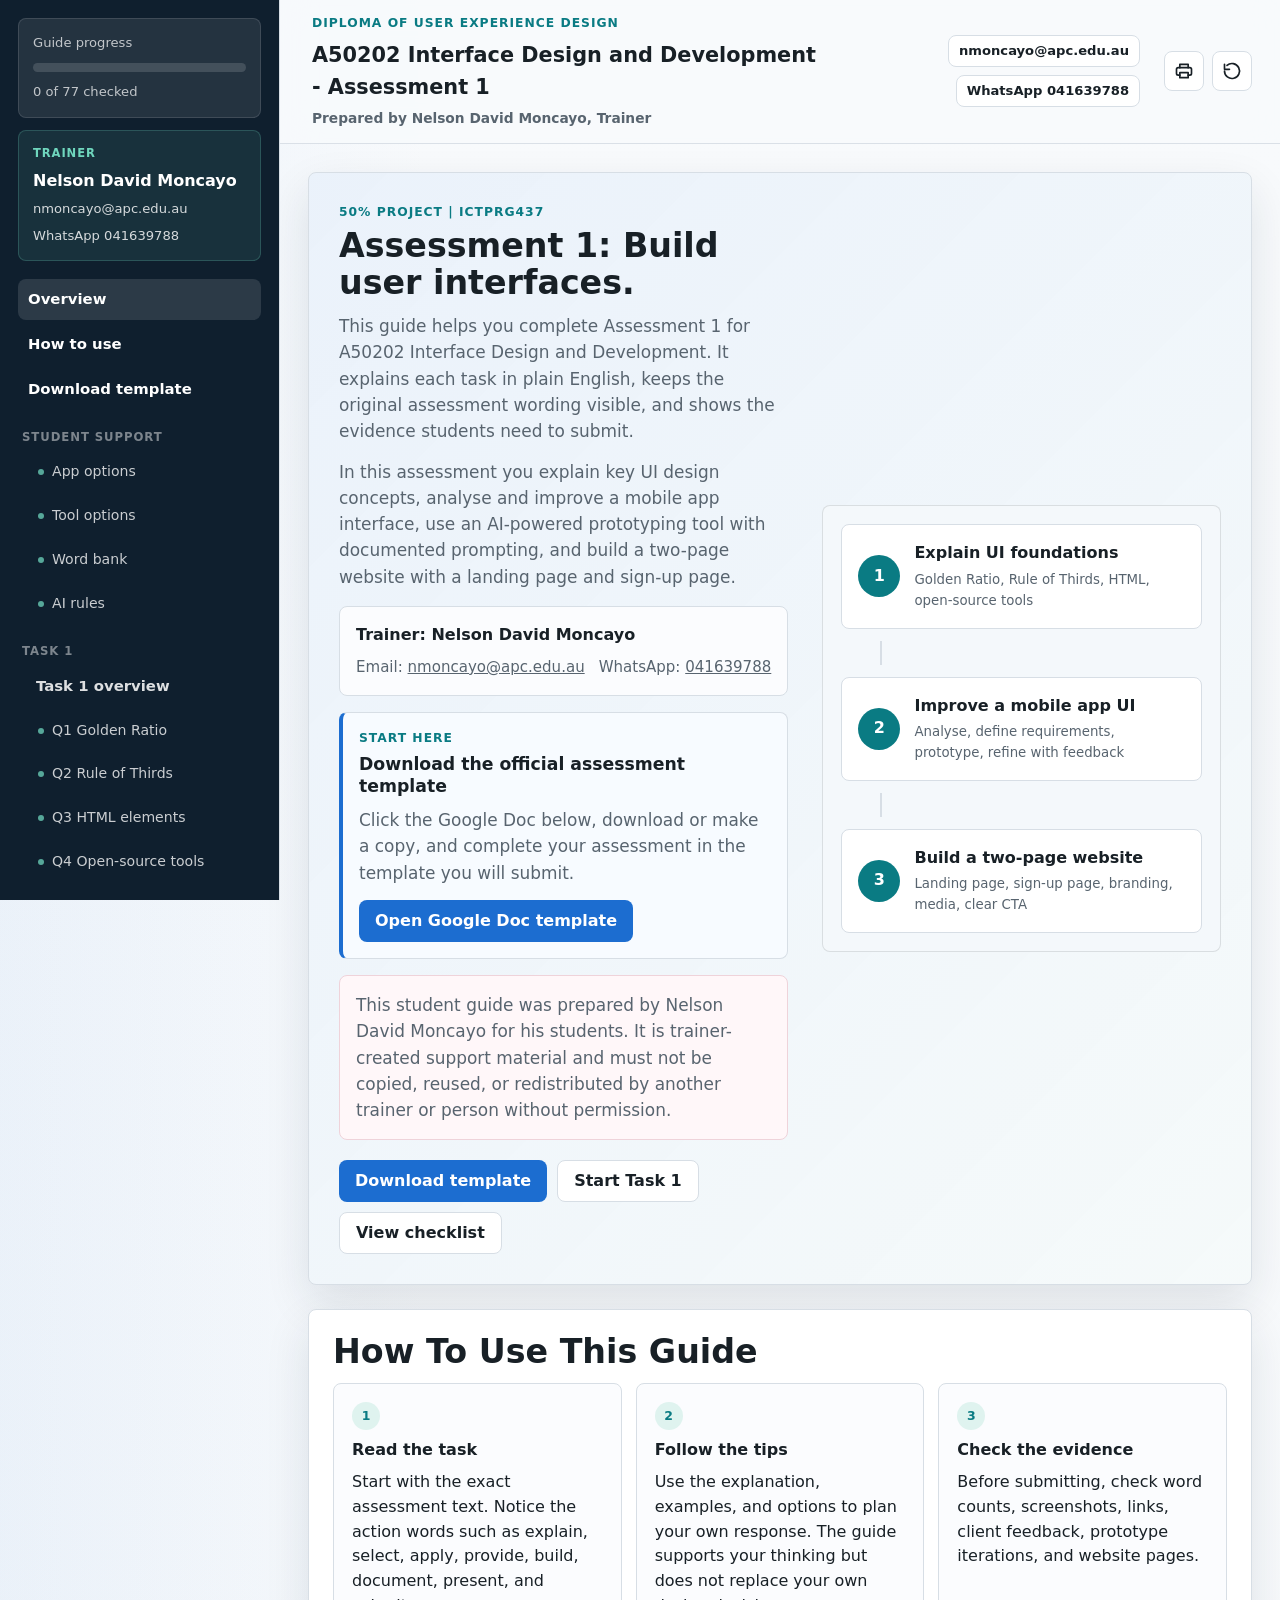
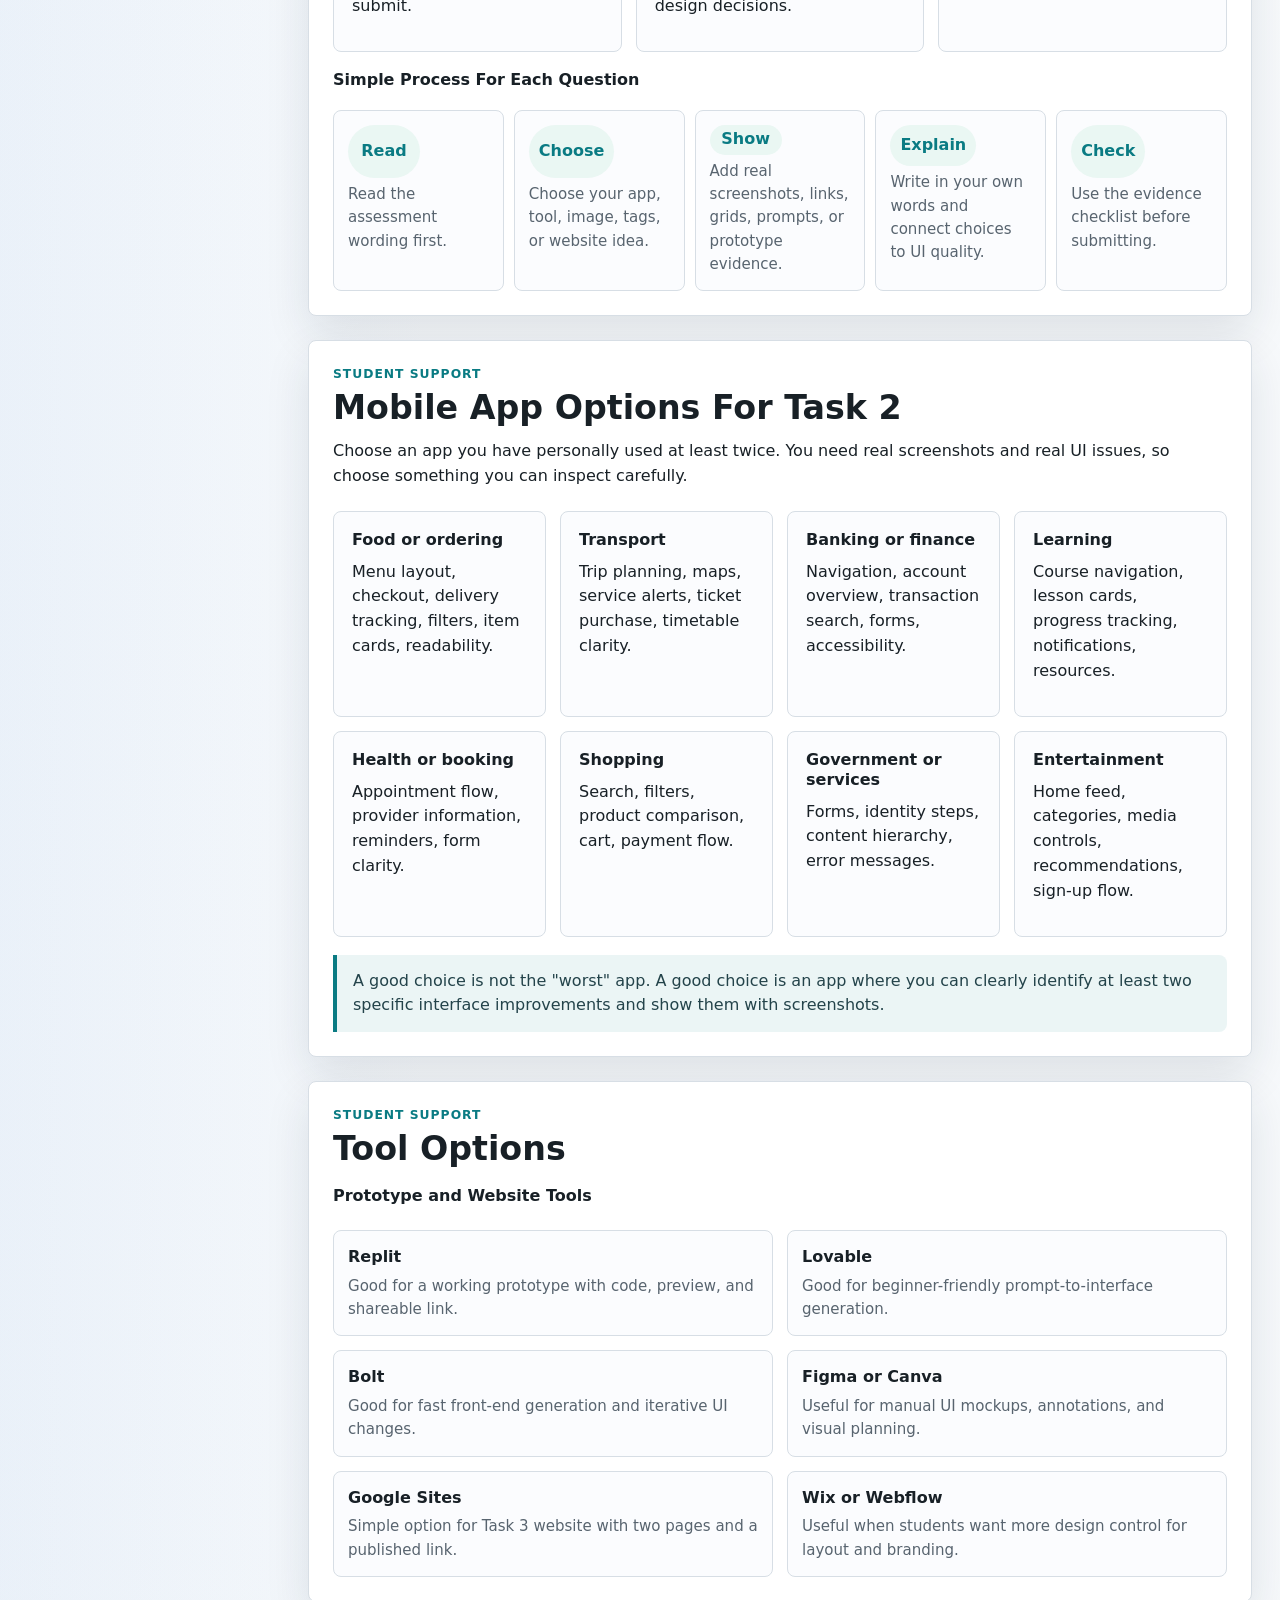
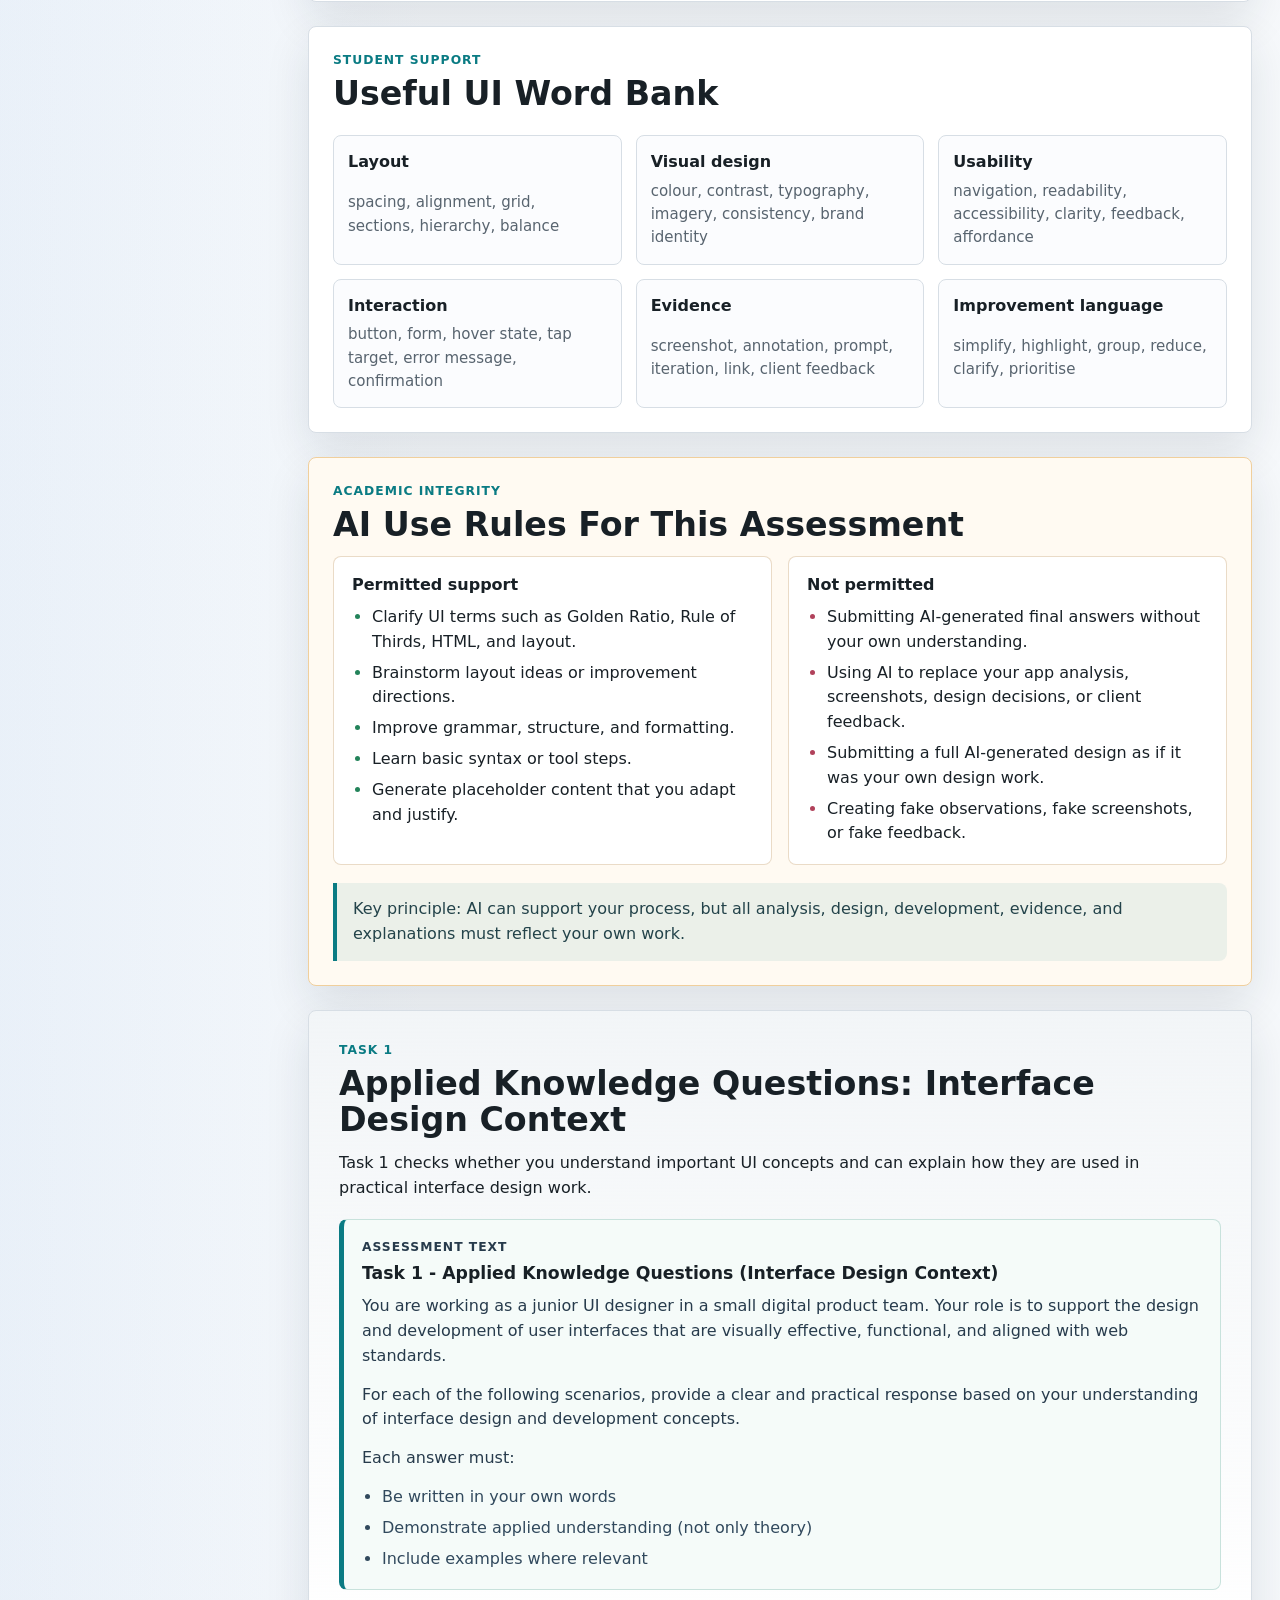
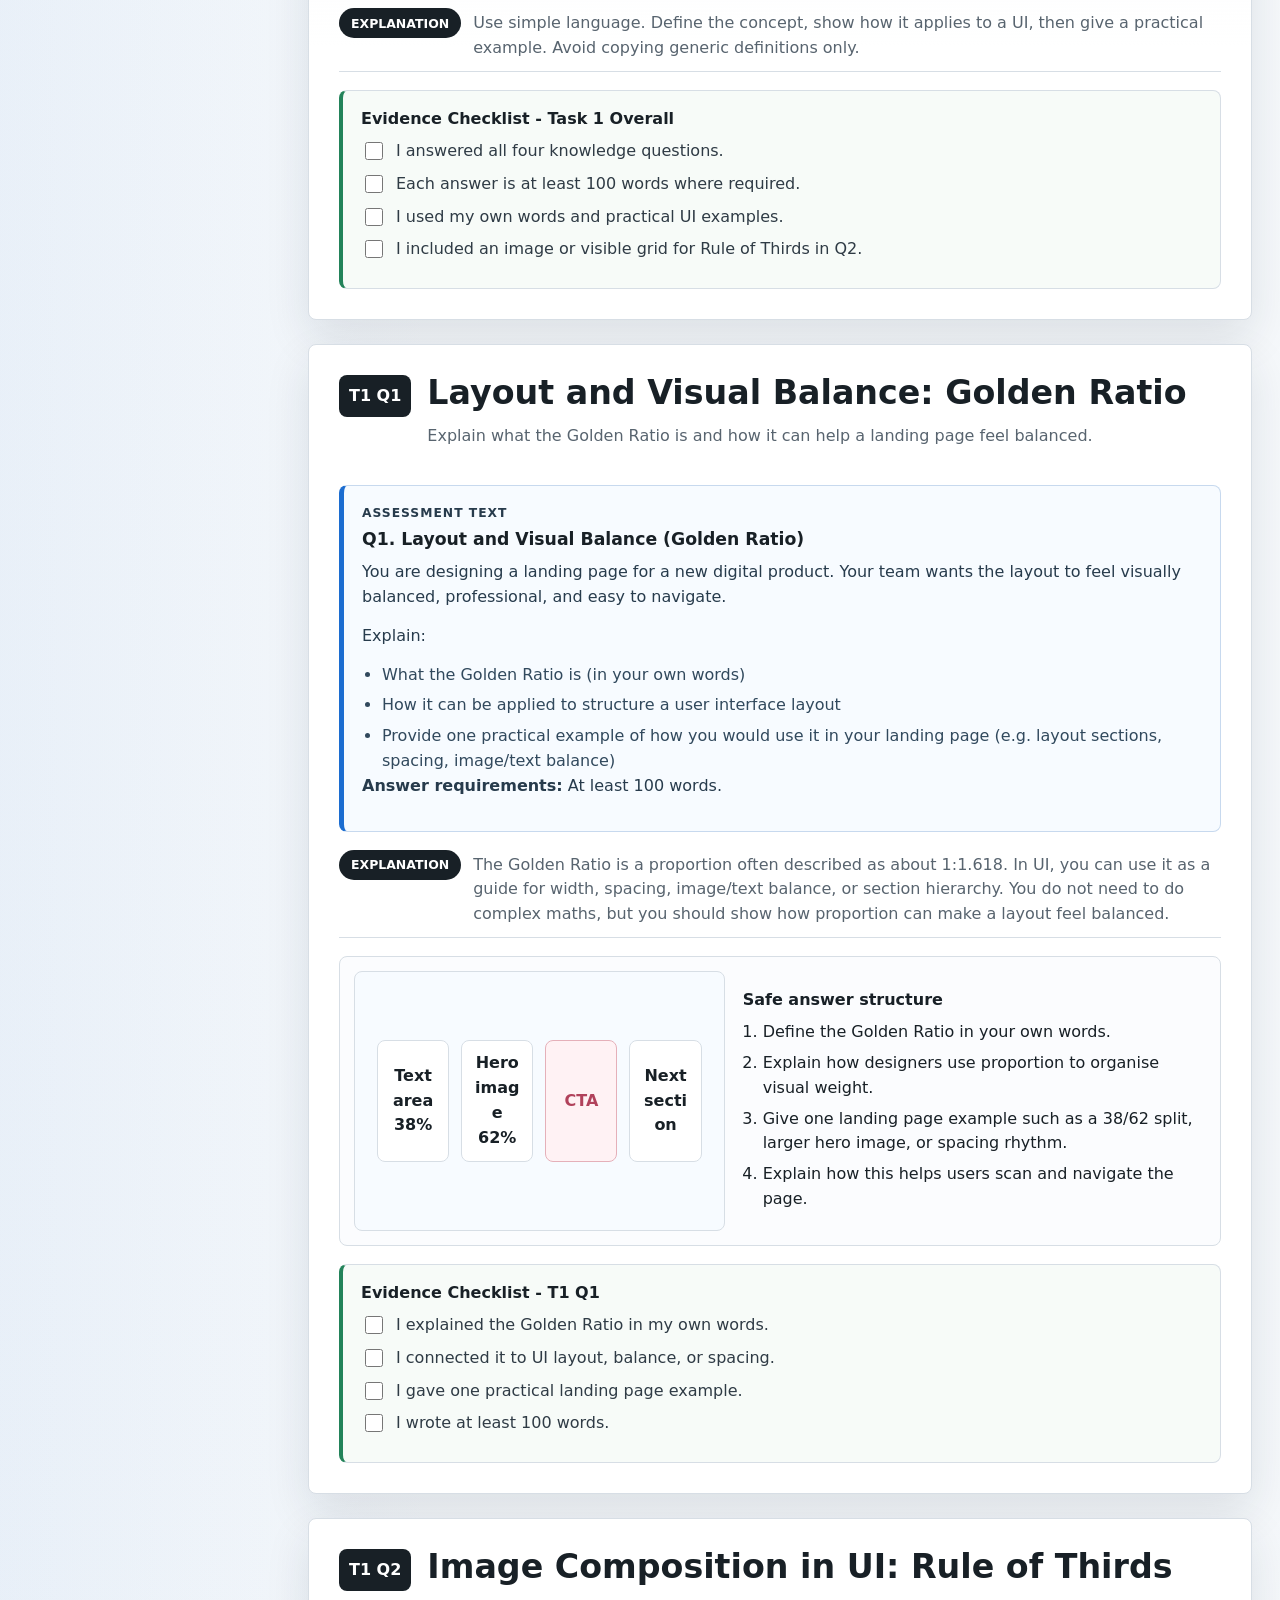
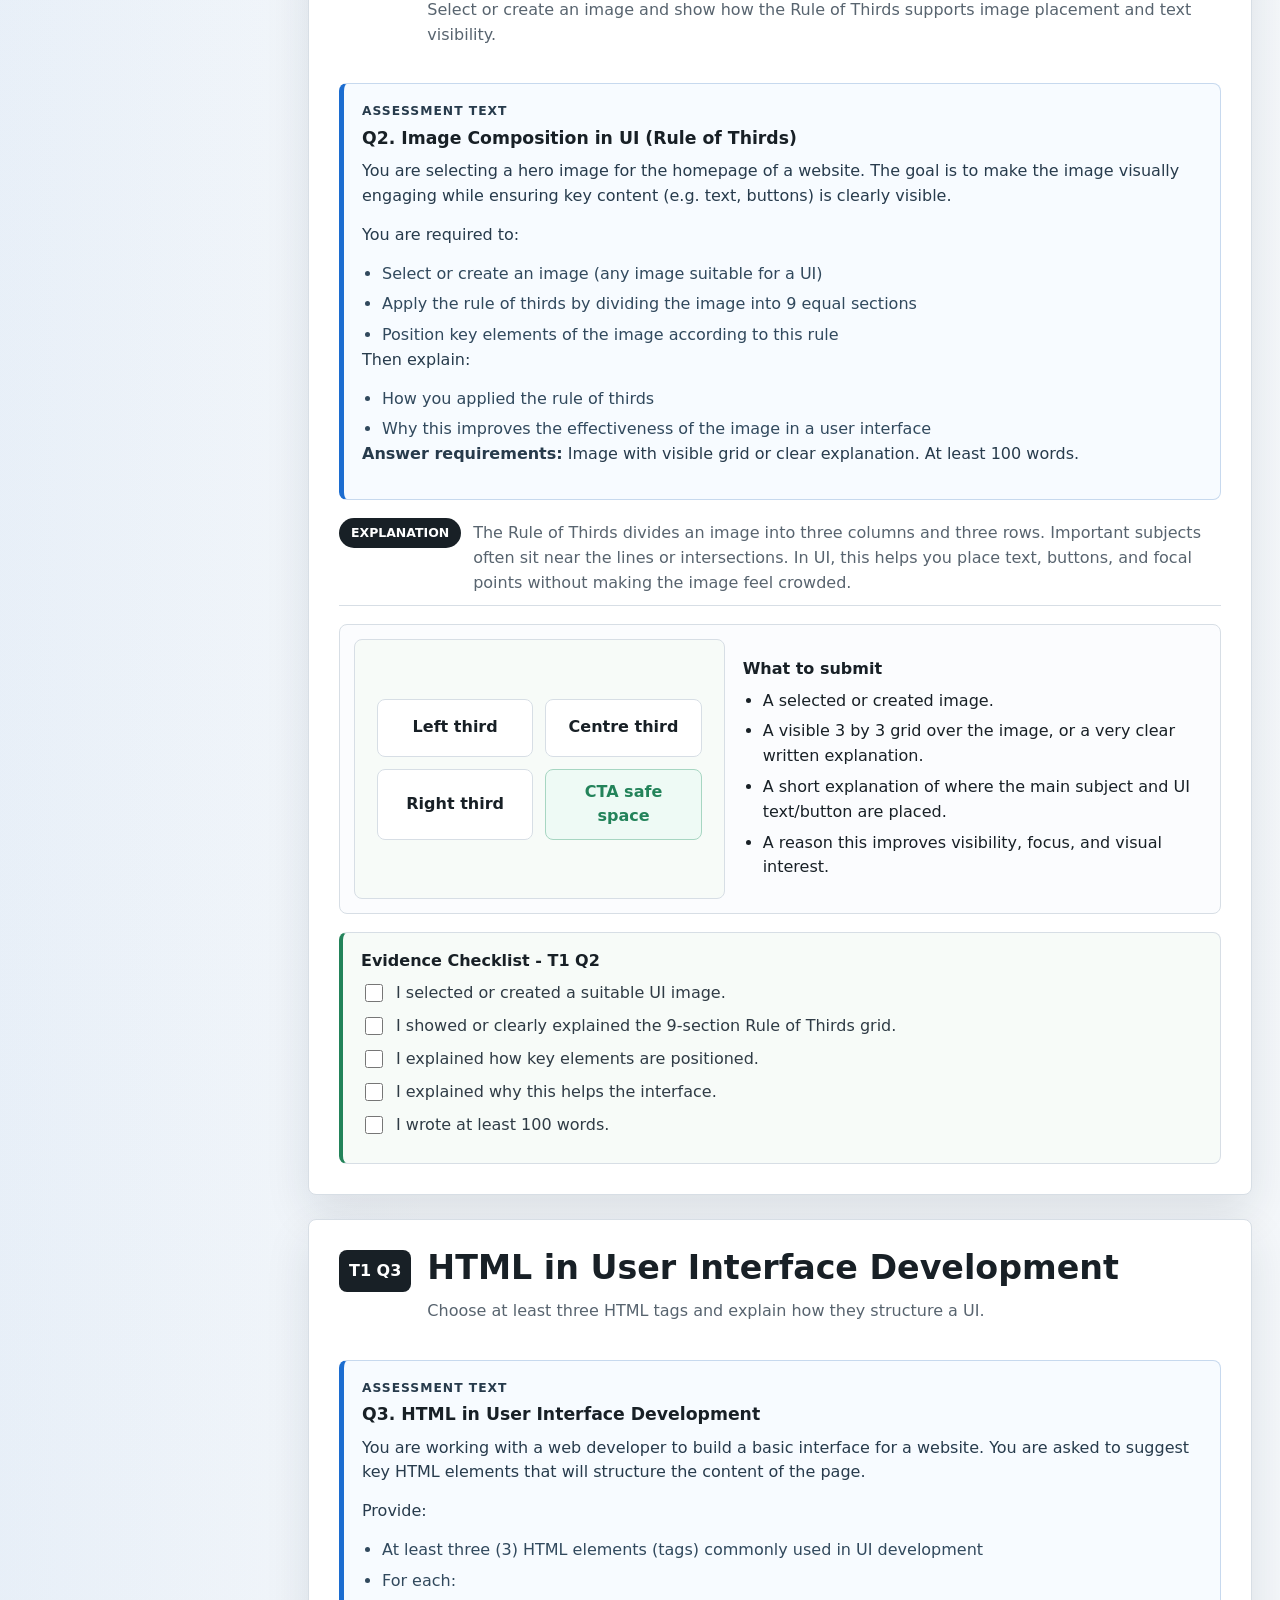
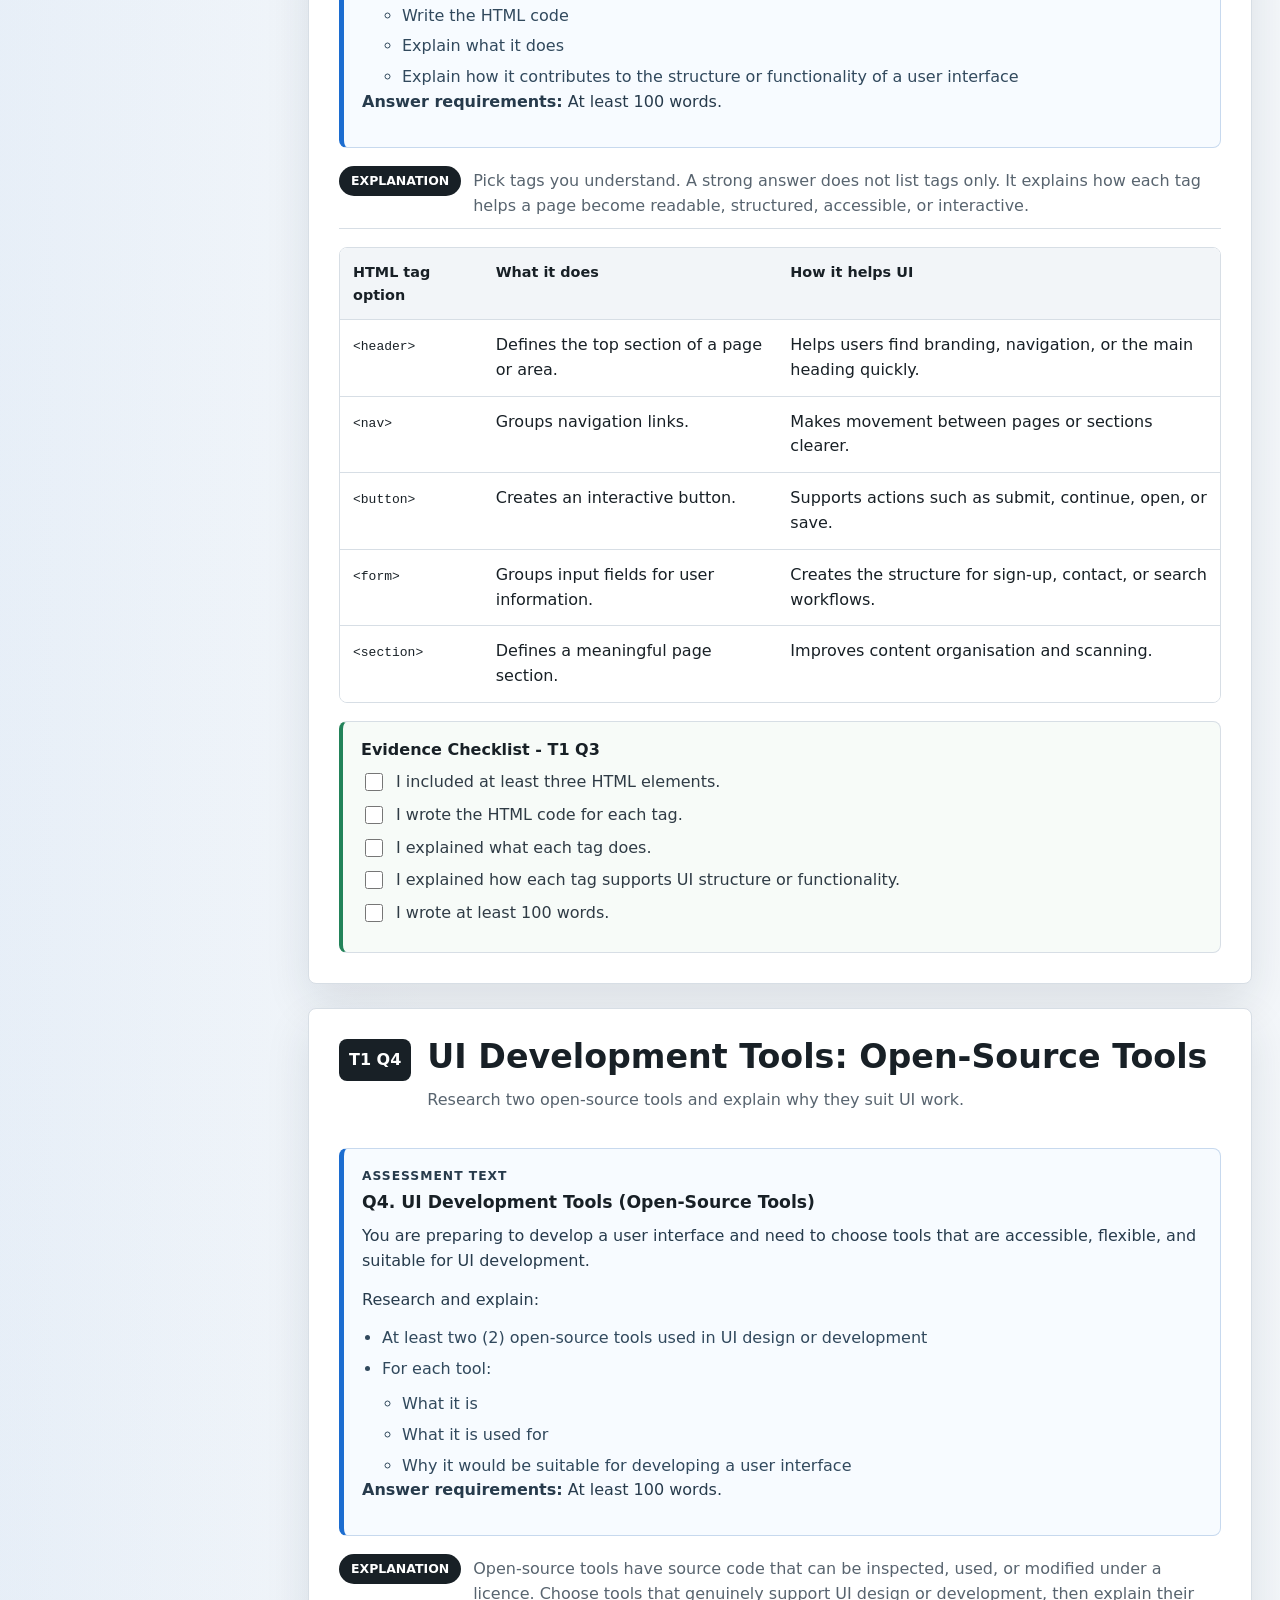
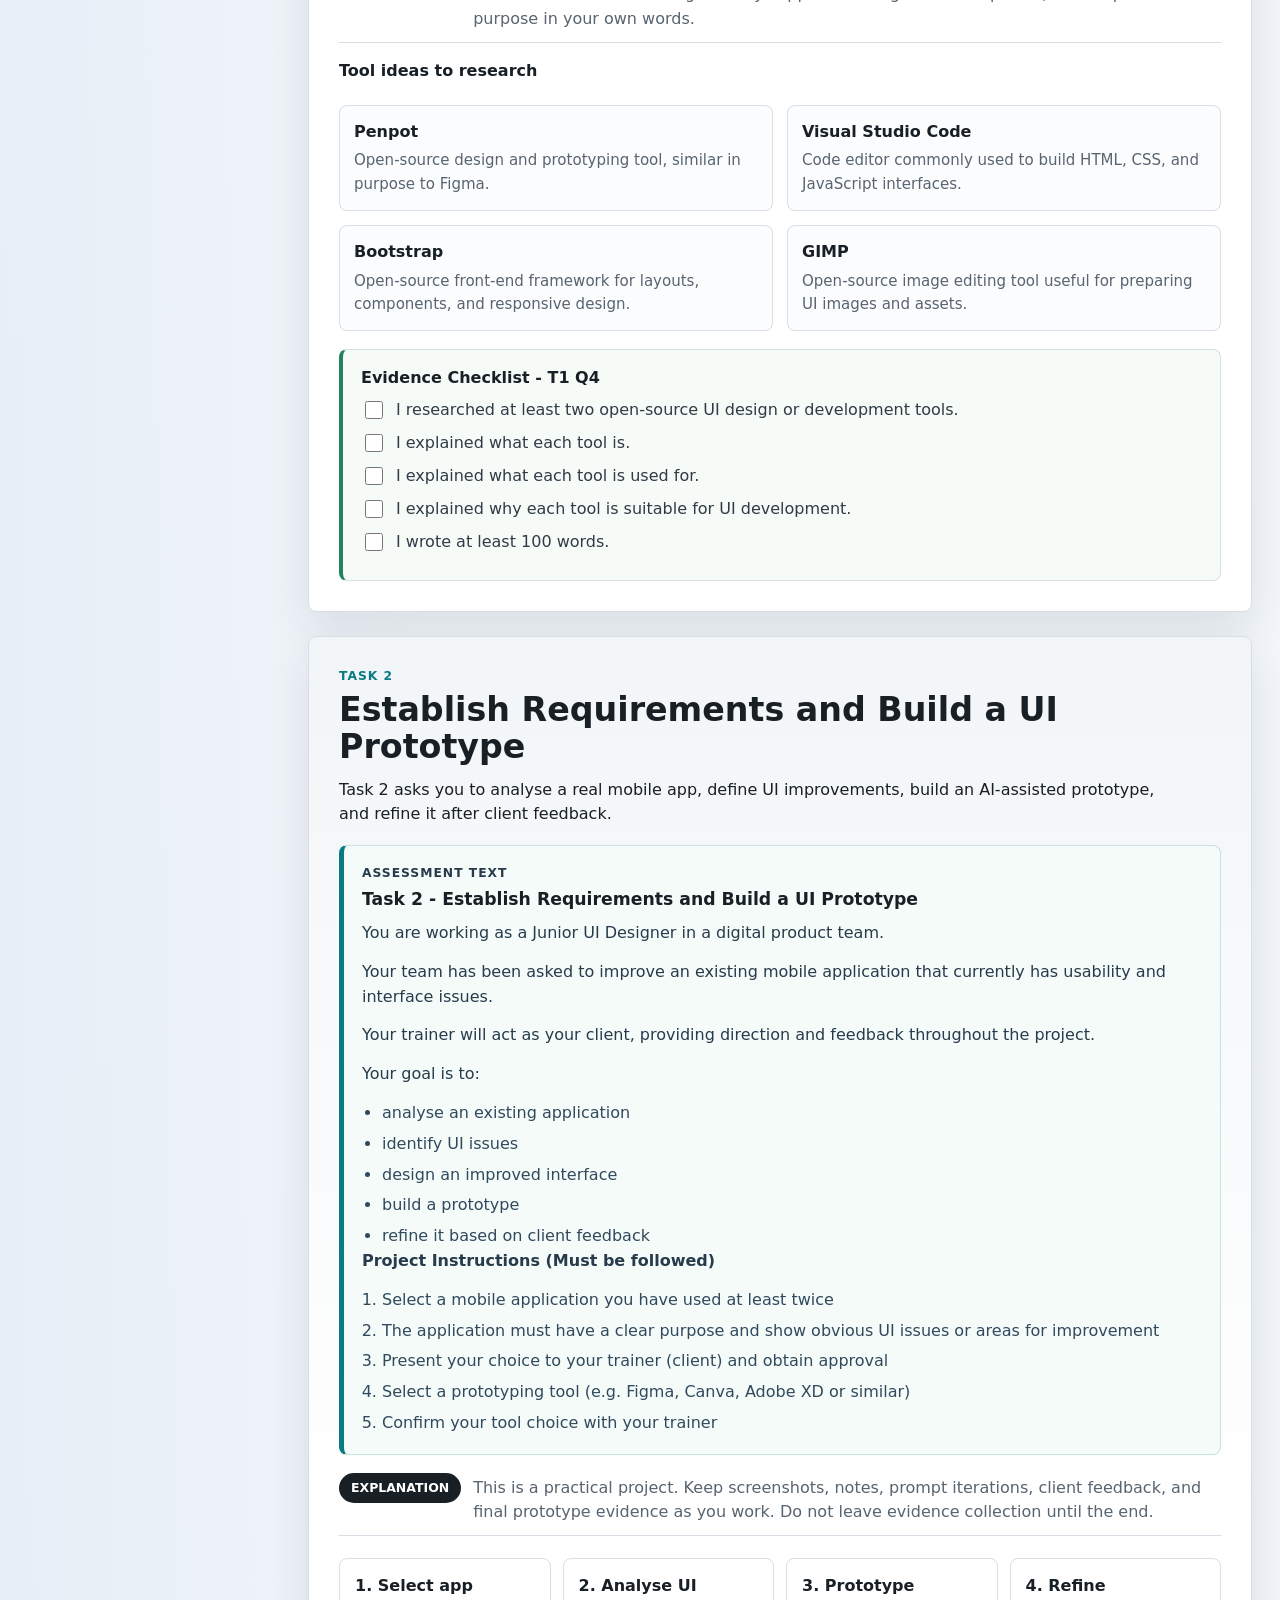
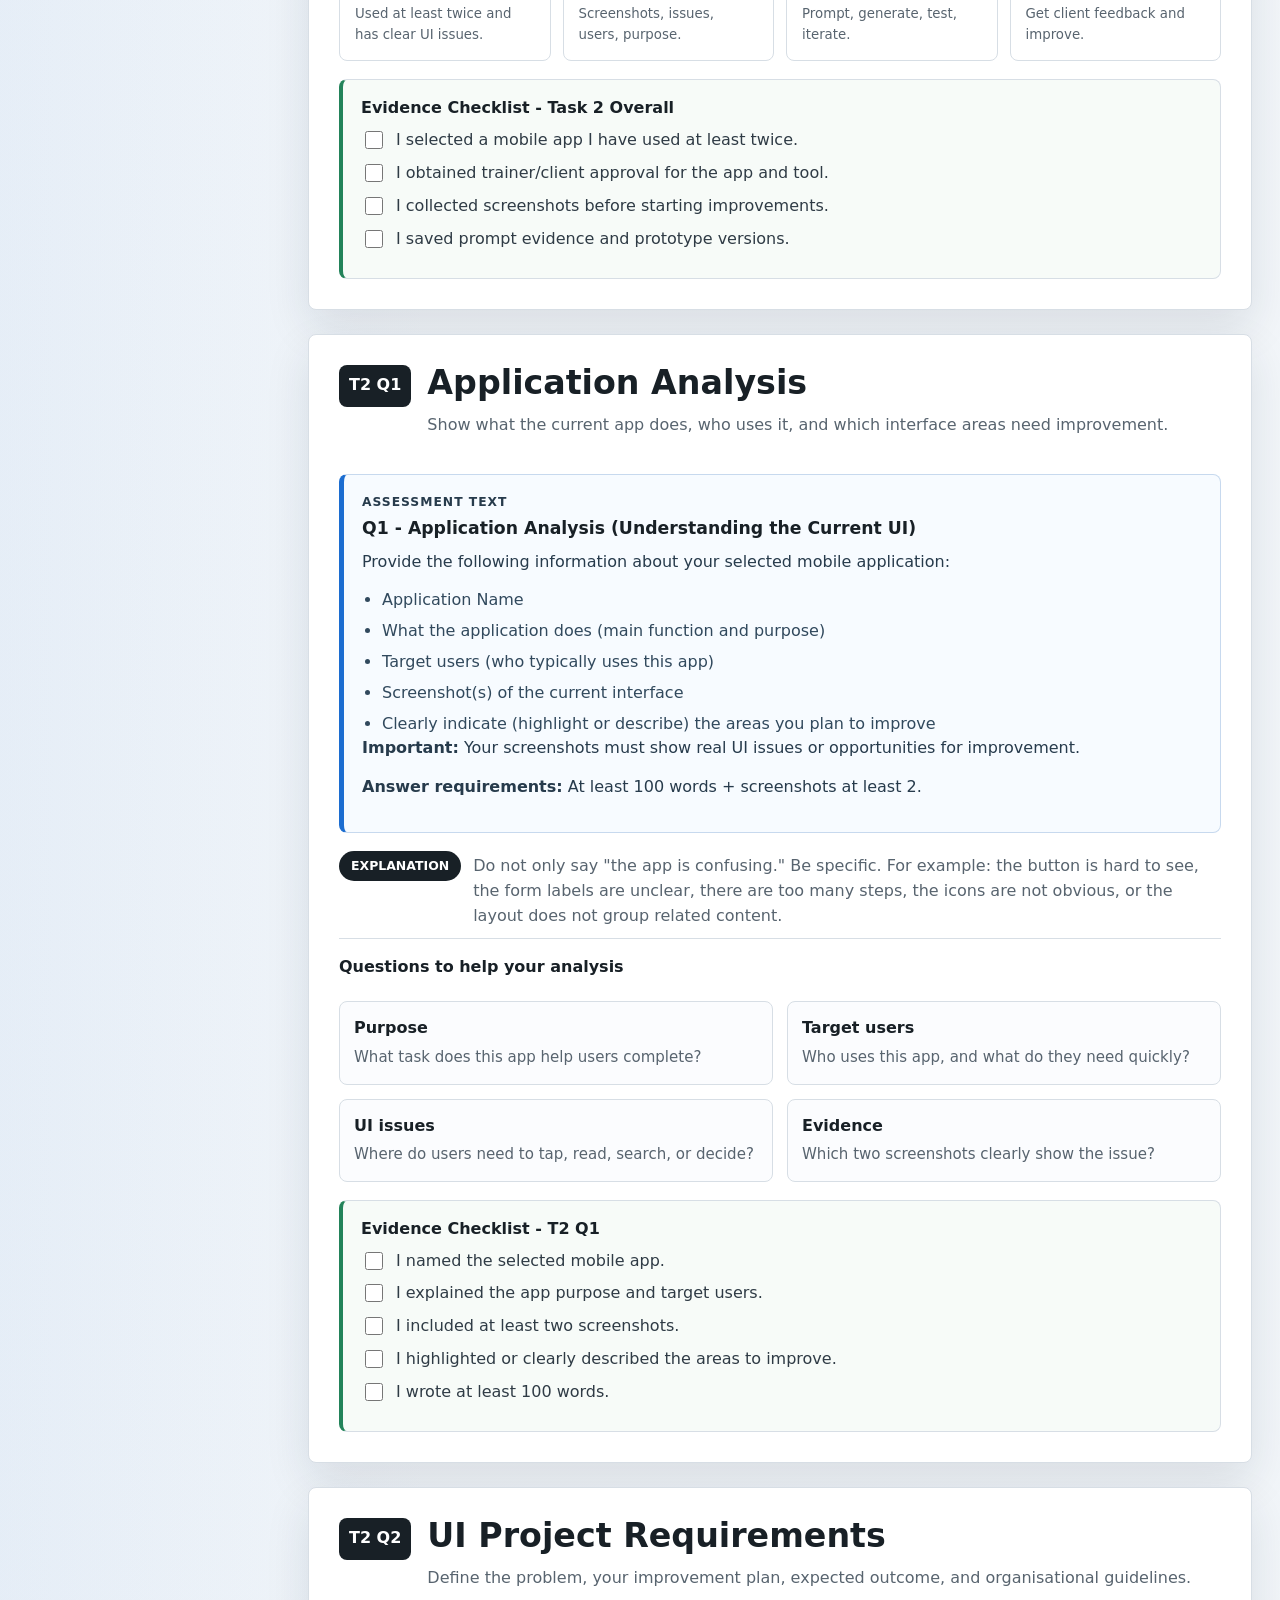
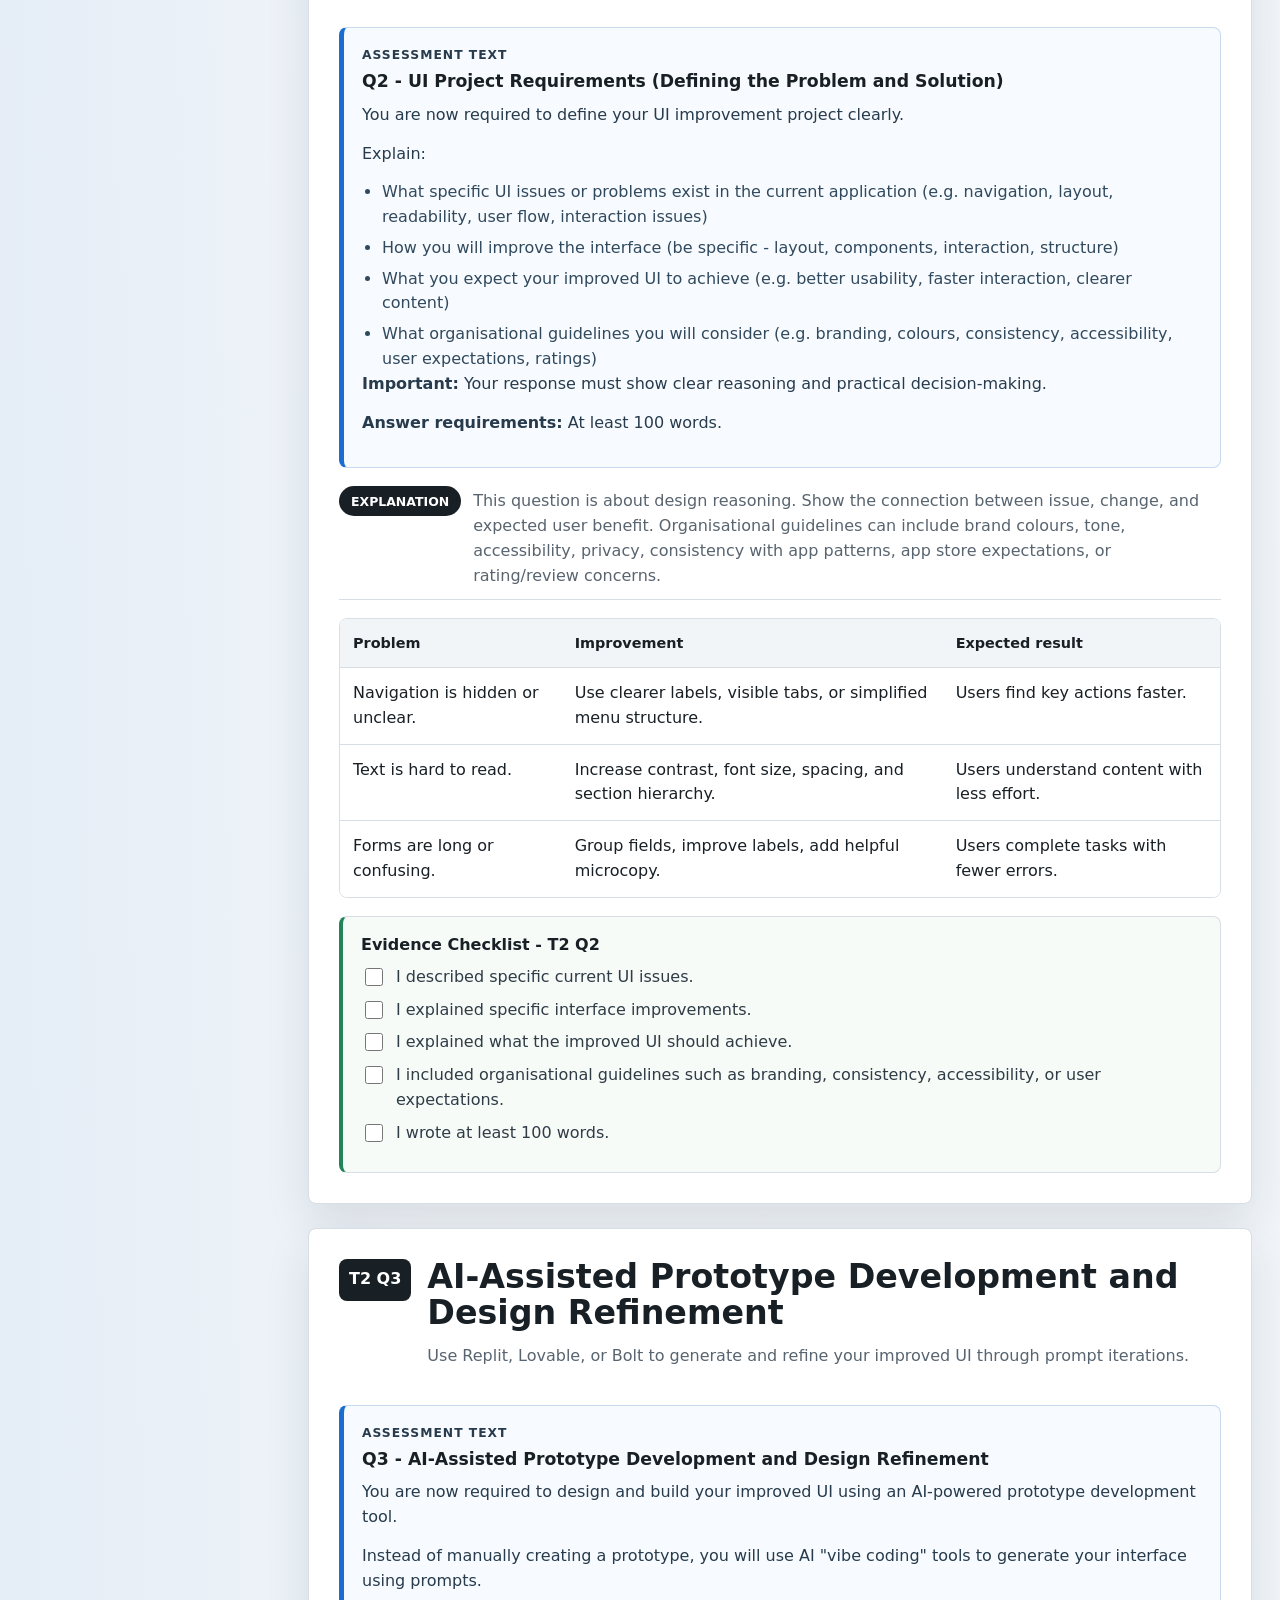
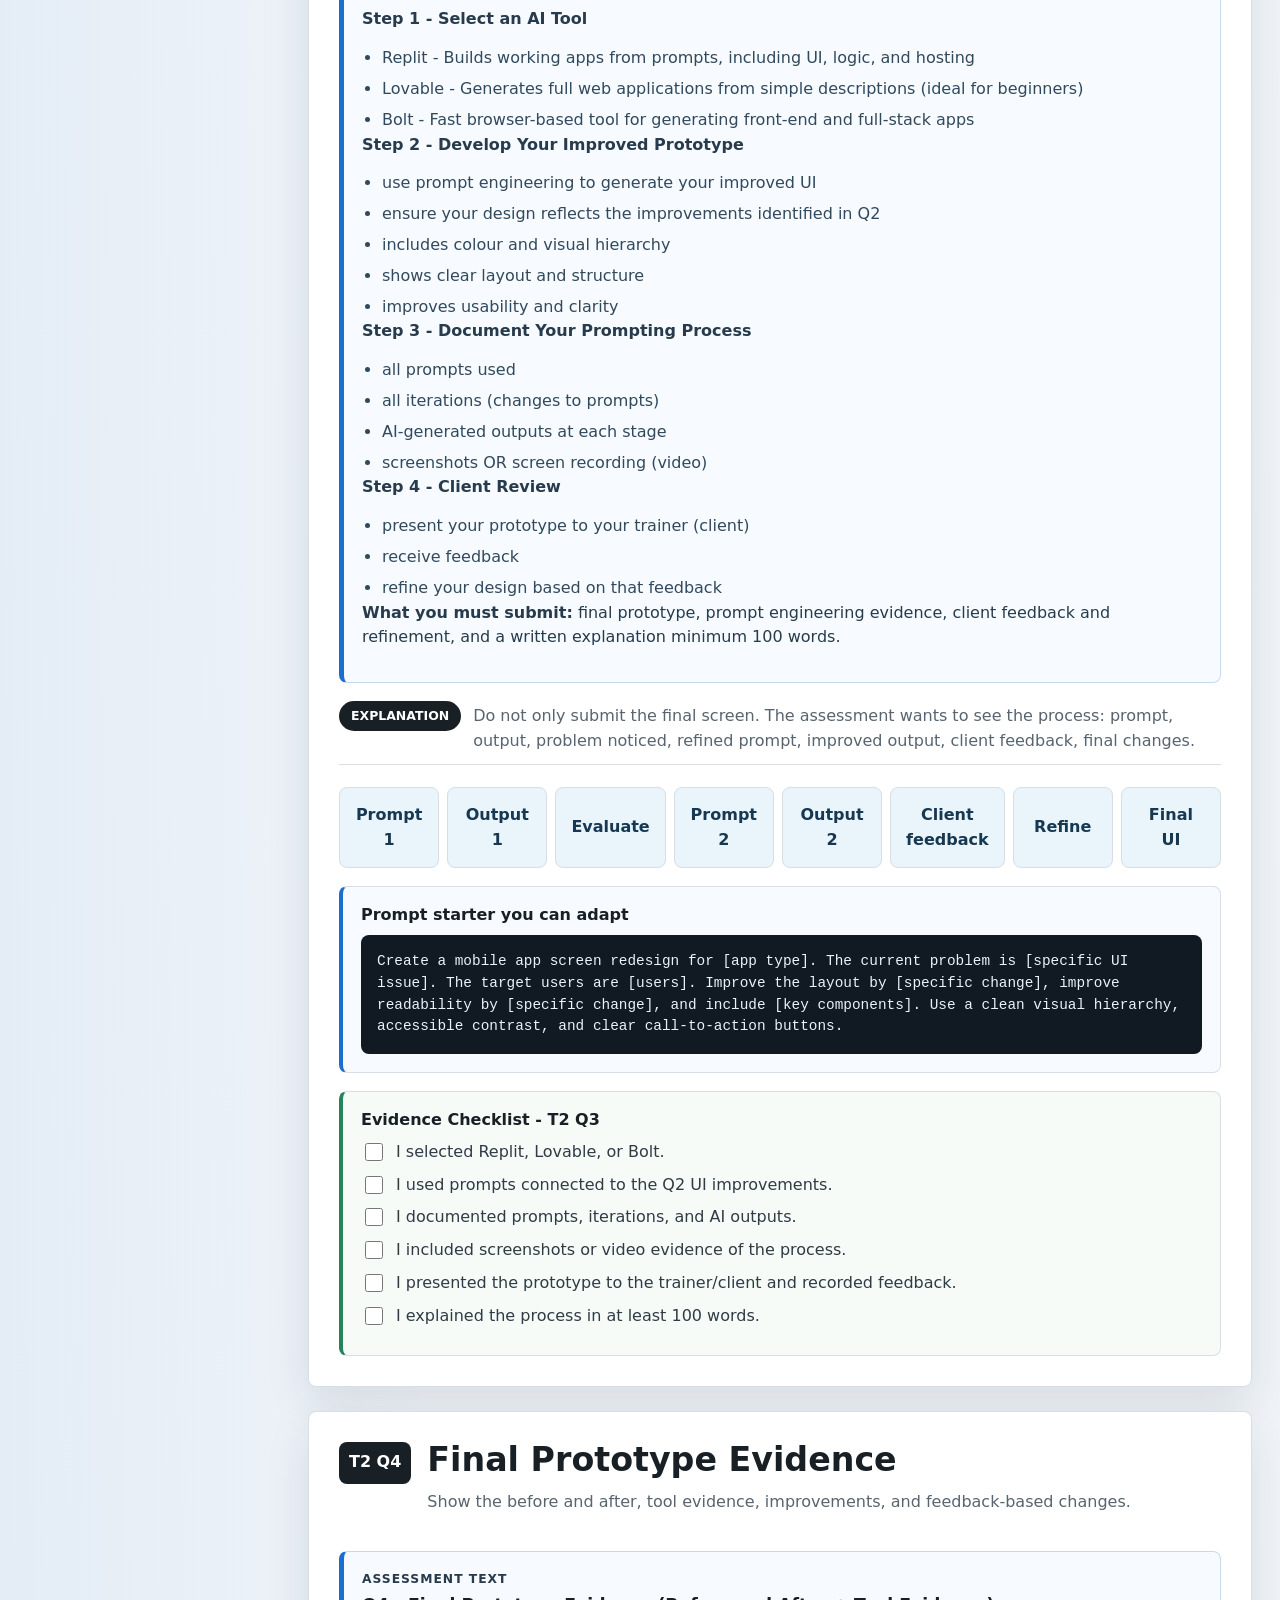
<file: a50202-interface-design-and-development-assessment-1/index.html>
<!doctype html>
<html lang="en">
  <head>
    <meta charset="utf-8" />
    <meta name="viewport" content="width=device-width, initial-scale=1" />
    <title>A50202 Interface Design and Development - Assessment 1</title>
    <link rel="stylesheet" href="styles.css" />
  </head>
  <body>
    <a class="skip-link" href="#main">Skip to guide</a>

    <header class="topbar">
      <div>
        <p class="eyebrow">Diploma of User Experience Design</p>
        <h1>A50202 Interface Design and Development - Assessment 1</h1>
        <p class="trainer-mini">Prepared by Nelson David Moncayo, Trainer</p>
      </div>
      <div class="trainer-contact-top">
        <a href="mailto:nmoncayo@apc.edu.au">nmoncayo@apc.edu.au</a>
        <a href="https://wa.me/6141639788">WhatsApp 041639788</a>
      </div>
      <div class="topbar-actions">
        <button class="icon-button" type="button" data-print title="Print guide" aria-label="Print guide">
          <svg aria-hidden="true" viewBox="0 0 24 24">
            <path d="M7 8V4h10v4" />
            <path d="M7 17H5a2 2 0 0 1-2-2v-5a2 2 0 0 1 2-2h14a2 2 0 0 1 2 2v5a2 2 0 0 1-2 2h-2" />
            <path d="M7 14h10v6H7z" />
          </svg>
        </button>
        <button class="icon-button" type="button" data-reset title="Reset checked items" aria-label="Reset checked items">
          <svg aria-hidden="true" viewBox="0 0 24 24">
            <path d="M3 12a9 9 0 1 0 3-6.7" />
            <path d="M3 4v6h6" />
          </svg>
        </button>
      </div>
    </header>

    <aside class="sidebar" aria-label="Guide navigation">
      <div class="progress-card">
        <span class="progress-label">Guide progress</span>
        <div class="progress-track" aria-hidden="true"><span data-progress-bar></span></div>
        <span class="progress-count" data-progress-count>0 of 0 checked</span>
      </div>
      <div class="trainer-card">
        <span class="trainer-role">Trainer</span>
        <strong>Nelson David Moncayo</strong>
        <a href="mailto:nmoncayo@apc.edu.au">nmoncayo@apc.edu.au</a>
        <a href="https://wa.me/6141639788">WhatsApp 041639788</a>
      </div>
      <nav>
        <a class="nav-main" href="#overview">Overview</a>
        <a class="nav-main" href="#quick-start">How to use</a>
        <a class="nav-main" href="#assessment-template">Download template</a>
        <span class="nav-section">Student support</span>
        <a class="nav-sub" href="#app-options">App options</a>
        <a class="nav-sub" href="#tool-options">Tool options</a>
        <a class="nav-sub" href="#word-bank">Word bank</a>
        <a class="nav-sub" href="#ai-rules">AI rules</a>
        <span class="nav-section">Task 1</span>
        <a class="nav-task" href="#task-1">Task 1 overview</a>
        <a class="nav-sub" href="#task-1-q1">Q1 Golden Ratio</a>
        <a class="nav-sub" href="#task-1-q2">Q2 Rule of Thirds</a>
        <a class="nav-sub" href="#task-1-q3">Q3 HTML elements</a>
        <a class="nav-sub" href="#task-1-q4">Q4 Open-source tools</a>
        <span class="nav-section">Task 2</span>
        <a class="nav-task" href="#task-2">Task 2 overview</a>
        <a class="nav-sub" href="#task-2-q1">Q1 App analysis</a>
        <a class="nav-sub" href="#task-2-q2">Q2 UI requirements</a>
        <a class="nav-sub" href="#task-2-q3">Q3 AI prototype</a>
        <a class="nav-sub" href="#task-2-q4">Q4 Prototype evidence</a>
        <span class="nav-section">Task 3</span>
        <a class="nav-task" href="#task-3">Task 3 overview</a>
        <a class="nav-sub" href="#task-3-q1">Q1 Content flow</a>
        <a class="nav-sub" href="#task-3-q2">Q2 Website build</a>
        <a class="nav-main" href="#submission">Submission check</a>
      </nav>
    </aside>

    <main id="main">
      <section id="overview" class="hero section-panel">
        <div class="hero-copy">
          <p class="eyebrow">50% Project | ICTPRG437</p>
          <h2>Assessment 1: Build user interfaces.</h2>
          <p>
            This guide helps you complete Assessment 1 for A50202 Interface Design and Development. It explains each task in plain English, keeps the original assessment wording visible, and shows the evidence students need to submit.
          </p>
          <p>
            In this assessment you explain key UI design concepts, analyse and improve a mobile app interface, use an AI-powered prototyping tool with documented prompting, and build a two-page website with a landing page and sign-up page.
          </p>
          <div class="trainer-intro">
            <strong>Trainer: Nelson David Moncayo</strong>
            <span>Email: <a href="mailto:nmoncayo@apc.edu.au">nmoncayo@apc.edu.au</a></span>
            <span>WhatsApp: <a href="https://wa.me/6141639788">041639788</a></span>
          </div>
          <div id="assessment-template" class="template-callout">
            <p class="eyebrow">Start Here</p>
            <h3>Download the official assessment template</h3>
            <p>Click the Google Doc below, download or make a copy, and complete your assessment in the template you will submit.</p>
            <a class="button primary" href="https://docs.google.com/document/d/1qOCZ3Q3jqWdZKETrSmEhiaefgkvEX0UsX6Y8MSpHttQ/edit?usp=drivesdk">Open Google Doc template</a>
          </div>
          <p class="ownership-note">
            This student guide was prepared by Nelson David Moncayo for his students. It is trainer-created support material and must not be copied, reused, or redistributed by another trainer or person without permission.
          </p>
          <div class="hero-actions">
            <a class="button primary" href="#assessment-template">Download template</a>
            <a class="button secondary" href="#task-1">Start Task 1</a>
            <a class="button secondary" href="#submission">View checklist</a>
          </div>
        </div>
        <div class="hero-visual" aria-label="Assessment workflow diagram">
          <div class="flow-node">
            <span>1</span>
            <strong>Explain UI foundations</strong>
            <small>Golden Ratio, Rule of Thirds, HTML, open-source tools</small>
          </div>
          <div class="flow-line"></div>
          <div class="flow-node">
            <span>2</span>
            <strong>Improve a mobile app UI</strong>
            <small>Analyse, define requirements, prototype, refine with feedback</small>
          </div>
          <div class="flow-line"></div>
          <div class="flow-node">
            <span>3</span>
            <strong>Build a two-page website</strong>
            <small>Landing page, sign-up page, branding, media, clear CTA</small>
          </div>
        </div>
      </section>

      <section id="quick-start" class="section-panel compact">
        <h2>How To Use This Guide</h2>
        <div class="three-col">
          <article class="mini-card">
            <span class="badge">1</span>
            <h3>Read the task</h3>
            <p>Start with the exact assessment text. Notice the action words such as explain, select, apply, provide, build, document, present, and submit.</p>
          </article>
          <article class="mini-card">
            <span class="badge">2</span>
            <h3>Follow the tips</h3>
            <p>Use the explanation, examples, and options to plan your own response. The guide supports your thinking but does not replace your own design decisions.</p>
          </article>
          <article class="mini-card">
            <span class="badge">3</span>
            <h3>Check the evidence</h3>
            <p>Before submitting, check word counts, screenshots, links, client feedback, prototype iterations, and website pages.</p>
          </article>
        </div>
        <div class="plain-steps">
          <h3>Simple Process For Each Question</h3>
          <div><span>Read</span><p>Read the assessment wording first.</p></div>
          <div><span>Choose</span><p>Choose your app, tool, image, tags, or website idea.</p></div>
          <div><span>Show</span><p>Add real screenshots, links, grids, prompts, or prototype evidence.</p></div>
          <div><span>Explain</span><p>Write in your own words and connect choices to UI quality.</p></div>
          <div><span>Check</span><p>Use the evidence checklist before submitting.</p></div>
        </div>
      </section>

      <section id="app-options" class="section-panel compact">
        <p class="eyebrow">Student Support</p>
        <h2>Mobile App Options For Task 2</h2>
        <p>Choose an app you have personally used at least twice. You need real screenshots and real UI issues, so choose something you can inspect carefully.</p>
        <div class="option-grid">
          <article><h3>Food or ordering</h3><p>Menu layout, checkout, delivery tracking, filters, item cards, readability.</p></article>
          <article><h3>Transport</h3><p>Trip planning, maps, service alerts, ticket purchase, timetable clarity.</p></article>
          <article><h3>Banking or finance</h3><p>Navigation, account overview, transaction search, forms, accessibility.</p></article>
          <article><h3>Learning</h3><p>Course navigation, lesson cards, progress tracking, notifications, resources.</p></article>
          <article><h3>Health or booking</h3><p>Appointment flow, provider information, reminders, form clarity.</p></article>
          <article><h3>Shopping</h3><p>Search, filters, product comparison, cart, payment flow.</p></article>
          <article><h3>Government or services</h3><p>Forms, identity steps, content hierarchy, error messages.</p></article>
          <article><h3>Entertainment</h3><p>Home feed, categories, media controls, recommendations, sign-up flow.</p></article>
        </div>
        <div class="note">A good choice is not the "worst" app. A good choice is an app where you can clearly identify at least two specific interface improvements and show them with screenshots.</div>
      </section>

      <section id="tool-options" class="section-panel compact">
        <p class="eyebrow">Student Support</p>
        <h2>Tool Options</h2>
        <div class="method-picker">
          <h3>Prototype and Website Tools</h3>
          <div><strong>Replit</strong><span>Good for a working prototype with code, preview, and shareable link.</span></div>
          <div><strong>Lovable</strong><span>Good for beginner-friendly prompt-to-interface generation.</span></div>
          <div><strong>Bolt</strong><span>Good for fast front-end generation and iterative UI changes.</span></div>
          <div><strong>Figma or Canva</strong><span>Useful for manual UI mockups, annotations, and visual planning.</span></div>
          <div><strong>Google Sites</strong><span>Simple option for Task 3 website with two pages and a published link.</span></div>
          <div><strong>Wix or Webflow</strong><span>Useful when students want more design control for layout and branding.</span></div>
        </div>
      </section>

      <section id="word-bank" class="section-panel compact">
        <p class="eyebrow">Student Support</p>
        <h2>Useful UI Word Bank</h2>
        <div class="word-grid">
          <div><strong>Layout</strong><span>spacing, alignment, grid, sections, hierarchy, balance</span></div>
          <div><strong>Visual design</strong><span>colour, contrast, typography, imagery, consistency, brand identity</span></div>
          <div><strong>Usability</strong><span>navigation, readability, accessibility, clarity, feedback, affordance</span></div>
          <div><strong>Interaction</strong><span>button, form, hover state, tap target, error message, confirmation</span></div>
          <div><strong>Evidence</strong><span>screenshot, annotation, prompt, iteration, link, client feedback</span></div>
          <div><strong>Improvement language</strong><span>simplify, highlight, group, reduce, clarify, prioritise</span></div>
        </div>
      </section>

      <section id="ai-rules" class="section-panel compact warning-panel">
        <p class="eyebrow">Academic Integrity</p>
        <h2>AI Use Rules For This Assessment</h2>
        <div class="split">
          <article>
            <h3>Permitted support</h3>
            <ul class="check-list">
              <li>Clarify UI terms such as Golden Ratio, Rule of Thirds, HTML, and layout.</li>
              <li>Brainstorm layout ideas or improvement directions.</li>
              <li>Improve grammar, structure, and formatting.</li>
              <li>Learn basic syntax or tool steps.</li>
              <li>Generate placeholder content that you adapt and justify.</li>
            </ul>
          </article>
          <article>
            <h3>Not permitted</h3>
            <ul class="cross-list">
              <li>Submitting AI-generated final answers without your own understanding.</li>
              <li>Using AI to replace your app analysis, screenshots, design decisions, or client feedback.</li>
              <li>Submitting a full AI-generated design as if it was your own design work.</li>
              <li>Creating fake observations, fake screenshots, or fake feedback.</li>
            </ul>
          </article>
        </div>
        <div class="callout">Key principle: AI can support your process, but all analysis, design, development, evidence, and explanations must reflect your own work.</div>
      </section>

      <section id="task-1" class="section-panel task-intro">
        <div class="section-heading">
          <p class="eyebrow">Task 1</p>
          <h2>Applied Knowledge Questions: Interface Design Context</h2>
          <p>Task 1 checks whether you understand important UI concepts and can explain how they are used in practical interface design work.</p>
        </div>
        <div class="assessment-text task-text">
          <p class="eyebrow">Assessment Text</p>
          <h3>Task 1 - Applied Knowledge Questions (Interface Design Context)</h3>
          <p>You are working as a junior UI designer in a small digital product team. Your role is to support the design and development of user interfaces that are visually effective, functional, and aligned with web standards.</p>
          <p>For each of the following scenarios, provide a clear and practical response based on your understanding of interface design and development concepts.</p>
          <p>Each answer must:</p>
          <ul>
            <li>Be written in your own words</li>
            <li>Demonstrate applied understanding (not only theory)</li>
            <li>Include examples where relevant</li>
          </ul>
        </div>
        <div class="guide-section-label"><span>Explanation</span><p>Use simple language. Define the concept, show how it applies to a UI, then give a practical example. Avoid copying generic definitions only.</p></div>
        <div class="check-panel">
          <h3>Evidence Checklist - Task 1 Overall</h3>
          <label><input type="checkbox" data-check /> I answered all four knowledge questions.</label>
          <label><input type="checkbox" data-check /> Each answer is at least 100 words where required.</label>
          <label><input type="checkbox" data-check /> I used my own words and practical UI examples.</label>
          <label><input type="checkbox" data-check /> I included an image or visible grid for Rule of Thirds in Q2.</label>
        </div>
      </section>

      <section id="task-1-q1" class="section-panel">
        <div class="question-header">
          <span class="question-number">T1 Q1</span>
          <div>
            <h2>Layout and Visual Balance: Golden Ratio</h2>
            <p>Explain what the Golden Ratio is and how it can help a landing page feel balanced.</p>
          </div>
        </div>
        <div class="assessment-text">
          <p class="eyebrow">Assessment Text</p>
          <h3>Q1. Layout and Visual Balance (Golden Ratio)</h3>
          <p>You are designing a landing page for a new digital product. Your team wants the layout to feel visually balanced, professional, and easy to navigate.</p>
          <p>Explain:</p>
          <ul>
            <li>What the Golden Ratio is (in your own words)</li>
            <li>How it can be applied to structure a user interface layout</li>
            <li>Provide one practical example of how you would use it in your landing page (e.g. layout sections, spacing, image/text balance)</li>
          </ul>
          <p><strong>Answer requirements:</strong> At least 100 words.</p>
        </div>
        <div class="guide-section-label"><span>Explanation</span><p>The Golden Ratio is a proportion often described as about 1:1.618. In UI, you can use it as a guide for width, spacing, image/text balance, or section hierarchy. You do not need to do complex maths, but you should show how proportion can make a layout feel balanced.</p></div>
        <div class="illustration-card">
          <div class="visual-example journey-visual">
            <span>Text area 38%</span>
            <span>Hero image 62%</span>
            <span>CTA</span>
            <span>Next section</span>
          </div>
          <div>
            <h3>Safe answer structure</h3>
            <ol>
              <li>Define the Golden Ratio in your own words.</li>
              <li>Explain how designers use proportion to organise visual weight.</li>
              <li>Give one landing page example such as a 38/62 split, larger hero image, or spacing rhythm.</li>
              <li>Explain how this helps users scan and navigate the page.</li>
            </ol>
          </div>
        </div>
        <div class="check-panel">
          <h3>Evidence Checklist - T1 Q1</h3>
          <label><input type="checkbox" data-check /> I explained the Golden Ratio in my own words.</label>
          <label><input type="checkbox" data-check /> I connected it to UI layout, balance, or spacing.</label>
          <label><input type="checkbox" data-check /> I gave one practical landing page example.</label>
          <label><input type="checkbox" data-check /> I wrote at least 100 words.</label>
        </div>
      </section>

      <section id="task-1-q2" class="section-panel">
        <div class="question-header">
          <span class="question-number">T1 Q2</span>
          <div>
            <h2>Image Composition in UI: Rule of Thirds</h2>
            <p>Select or create an image and show how the Rule of Thirds supports image placement and text visibility.</p>
          </div>
        </div>
        <div class="assessment-text">
          <p class="eyebrow">Assessment Text</p>
          <h3>Q2. Image Composition in UI (Rule of Thirds)</h3>
          <p>You are selecting a hero image for the homepage of a website. The goal is to make the image visually engaging while ensuring key content (e.g. text, buttons) is clearly visible.</p>
          <p>You are required to:</p>
          <ul>
            <li>Select or create an image (any image suitable for a UI)</li>
            <li>Apply the rule of thirds by dividing the image into 9 equal sections</li>
            <li>Position key elements of the image according to this rule</li>
          </ul>
          <p>Then explain:</p>
          <ul>
            <li>How you applied the rule of thirds</li>
            <li>Why this improves the effectiveness of the image in a user interface</li>
          </ul>
          <p><strong>Answer requirements:</strong> Image with visible grid or clear explanation. At least 100 words.</p>
        </div>
        <div class="guide-section-label"><span>Explanation</span><p>The Rule of Thirds divides an image into three columns and three rows. Important subjects often sit near the lines or intersections. In UI, this helps you place text, buttons, and focal points without making the image feel crowded.</p></div>
        <div class="illustration-card">
          <div class="visual-example testing-visual">
            <span>Left third</span>
            <span>Centre third</span>
            <span>Right third</span>
            <span>CTA safe space</span>
          </div>
          <div>
            <h3>What to submit</h3>
            <ul>
              <li>A selected or created image.</li>
              <li>A visible 3 by 3 grid over the image, or a very clear written explanation.</li>
              <li>A short explanation of where the main subject and UI text/button are placed.</li>
              <li>A reason this improves visibility, focus, and visual interest.</li>
            </ul>
          </div>
        </div>
        <div class="check-panel">
          <h3>Evidence Checklist - T1 Q2</h3>
          <label><input type="checkbox" data-check /> I selected or created a suitable UI image.</label>
          <label><input type="checkbox" data-check /> I showed or clearly explained the 9-section Rule of Thirds grid.</label>
          <label><input type="checkbox" data-check /> I explained how key elements are positioned.</label>
          <label><input type="checkbox" data-check /> I explained why this helps the interface.</label>
          <label><input type="checkbox" data-check /> I wrote at least 100 words.</label>
        </div>
      </section>

      <section id="task-1-q3" class="section-panel">
        <div class="question-header">
          <span class="question-number">T1 Q3</span>
          <div>
            <h2>HTML in User Interface Development</h2>
            <p>Choose at least three HTML tags and explain how they structure a UI.</p>
          </div>
        </div>
        <div class="assessment-text">
          <p class="eyebrow">Assessment Text</p>
          <h3>Q3. HTML in User Interface Development</h3>
          <p>You are working with a web developer to build a basic interface for a website. You are asked to suggest key HTML elements that will structure the content of the page.</p>
          <p>Provide:</p>
          <ul>
            <li>At least three (3) HTML elements (tags) commonly used in UI development</li>
            <li>For each:
              <ul>
                <li>Write the HTML code</li>
                <li>Explain what it does</li>
                <li>Explain how it contributes to the structure or functionality of a user interface</li>
              </ul>
            </li>
          </ul>
          <p><strong>Answer requirements:</strong> At least 100 words.</p>
        </div>
        <div class="guide-section-label"><span>Explanation</span><p>Pick tags you understand. A strong answer does not list tags only. It explains how each tag helps a page become readable, structured, accessible, or interactive.</p></div>
        <div class="method-table-wrap">
          <table>
            <thead><tr><th>HTML tag option</th><th>What it does</th><th>How it helps UI</th></tr></thead>
            <tbody>
              <tr><td><code>&lt;header&gt;</code></td><td>Defines the top section of a page or area.</td><td>Helps users find branding, navigation, or the main heading quickly.</td></tr>
              <tr><td><code>&lt;nav&gt;</code></td><td>Groups navigation links.</td><td>Makes movement between pages or sections clearer.</td></tr>
              <tr><td><code>&lt;button&gt;</code></td><td>Creates an interactive button.</td><td>Supports actions such as submit, continue, open, or save.</td></tr>
              <tr><td><code>&lt;form&gt;</code></td><td>Groups input fields for user information.</td><td>Creates the structure for sign-up, contact, or search workflows.</td></tr>
              <tr><td><code>&lt;section&gt;</code></td><td>Defines a meaningful page section.</td><td>Improves content organisation and scanning.</td></tr>
            </tbody>
          </table>
        </div>
        <div class="check-panel">
          <h3>Evidence Checklist - T1 Q3</h3>
          <label><input type="checkbox" data-check /> I included at least three HTML elements.</label>
          <label><input type="checkbox" data-check /> I wrote the HTML code for each tag.</label>
          <label><input type="checkbox" data-check /> I explained what each tag does.</label>
          <label><input type="checkbox" data-check /> I explained how each tag supports UI structure or functionality.</label>
          <label><input type="checkbox" data-check /> I wrote at least 100 words.</label>
        </div>
      </section>

      <section id="task-1-q4" class="section-panel">
        <div class="question-header">
          <span class="question-number">T1 Q4</span>
          <div>
            <h2>UI Development Tools: Open-Source Tools</h2>
            <p>Research two open-source tools and explain why they suit UI work.</p>
          </div>
        </div>
        <div class="assessment-text">
          <p class="eyebrow">Assessment Text</p>
          <h3>Q4. UI Development Tools (Open-Source Tools)</h3>
          <p>You are preparing to develop a user interface and need to choose tools that are accessible, flexible, and suitable for UI development.</p>
          <p>Research and explain:</p>
          <ul>
            <li>At least two (2) open-source tools used in UI design or development</li>
            <li>For each tool:
              <ul>
                <li>What it is</li>
                <li>What it is used for</li>
                <li>Why it would be suitable for developing a user interface</li>
              </ul>
            </li>
          </ul>
          <p><strong>Answer requirements:</strong> At least 100 words.</p>
        </div>
        <div class="guide-section-label"><span>Explanation</span><p>Open-source tools have source code that can be inspected, used, or modified under a licence. Choose tools that genuinely support UI design or development, then explain their purpose in your own words.</p></div>
        <div class="method-picker">
          <h3>Tool ideas to research</h3>
          <div><strong>Penpot</strong><span>Open-source design and prototyping tool, similar in purpose to Figma.</span></div>
          <div><strong>Visual Studio Code</strong><span>Code editor commonly used to build HTML, CSS, and JavaScript interfaces.</span></div>
          <div><strong>Bootstrap</strong><span>Open-source front-end framework for layouts, components, and responsive design.</span></div>
          <div><strong>GIMP</strong><span>Open-source image editing tool useful for preparing UI images and assets.</span></div>
        </div>
        <div class="check-panel">
          <h3>Evidence Checklist - T1 Q4</h3>
          <label><input type="checkbox" data-check /> I researched at least two open-source UI design or development tools.</label>
          <label><input type="checkbox" data-check /> I explained what each tool is.</label>
          <label><input type="checkbox" data-check /> I explained what each tool is used for.</label>
          <label><input type="checkbox" data-check /> I explained why each tool is suitable for UI development.</label>
          <label><input type="checkbox" data-check /> I wrote at least 100 words.</label>
        </div>
      </section>

      <section id="task-2" class="section-panel task-intro">
        <div class="section-heading">
          <p class="eyebrow">Task 2</p>
          <h2>Establish Requirements and Build a UI Prototype</h2>
          <p>Task 2 asks you to analyse a real mobile app, define UI improvements, build an AI-assisted prototype, and refine it after client feedback.</p>
        </div>
        <div class="assessment-text task-text">
          <p class="eyebrow">Assessment Text</p>
          <h3>Task 2 - Establish Requirements and Build a UI Prototype</h3>
          <p>You are working as a Junior UI Designer in a digital product team.</p>
          <p>Your team has been asked to improve an existing mobile application that currently has usability and interface issues.</p>
          <p>Your trainer will act as your client, providing direction and feedback throughout the project.</p>
          <p>Your goal is to:</p>
          <ul>
            <li>analyse an existing application</li>
            <li>identify UI issues</li>
            <li>design an improved interface</li>
            <li>build a prototype</li>
            <li>refine it based on client feedback</li>
          </ul>
          <p><strong>Project Instructions (Must be followed)</strong></p>
          <ol>
            <li>Select a mobile application you have used at least twice</li>
            <li>The application must have a clear purpose and show obvious UI issues or areas for improvement</li>
            <li>Present your choice to your trainer (client) and obtain approval</li>
            <li>Select a prototyping tool (e.g. Figma, Canva, Adobe XD or similar)</li>
            <li>Confirm your tool choice with your trainer</li>
          </ol>
        </div>
        <div class="guide-section-label"><span>Explanation</span><p>This is a practical project. Keep screenshots, notes, prompt iterations, client feedback, and final prototype evidence as you work. Do not leave evidence collection until the end.</p></div>
        <div class="process-ladder">
          <div><span>1. Select app</span><small>Used at least twice and has clear UI issues.</small></div>
          <div><span>2. Analyse UI</span><small>Screenshots, issues, users, purpose.</small></div>
          <div><span>3. Prototype</span><small>Prompt, generate, test, iterate.</small></div>
          <div><span>4. Refine</span><small>Get client feedback and improve.</small></div>
        </div>
        <div class="check-panel">
          <h3>Evidence Checklist - Task 2 Overall</h3>
          <label><input type="checkbox" data-check /> I selected a mobile app I have used at least twice.</label>
          <label><input type="checkbox" data-check /> I obtained trainer/client approval for the app and tool.</label>
          <label><input type="checkbox" data-check /> I collected screenshots before starting improvements.</label>
          <label><input type="checkbox" data-check /> I saved prompt evidence and prototype versions.</label>
        </div>
      </section>

      <section id="task-2-q1" class="section-panel">
        <div class="question-header">
          <span class="question-number">T2 Q1</span>
          <div>
            <h2>Application Analysis</h2>
            <p>Show what the current app does, who uses it, and which interface areas need improvement.</p>
          </div>
        </div>
        <div class="assessment-text">
          <p class="eyebrow">Assessment Text</p>
          <h3>Q1 - Application Analysis (Understanding the Current UI)</h3>
          <p>Provide the following information about your selected mobile application:</p>
          <ul>
            <li>Application Name</li>
            <li>What the application does (main function and purpose)</li>
            <li>Target users (who typically uses this app)</li>
            <li>Screenshot(s) of the current interface</li>
            <li>Clearly indicate (highlight or describe) the areas you plan to improve</li>
          </ul>
          <p><strong>Important:</strong> Your screenshots must show real UI issues or opportunities for improvement.</p>
          <p><strong>Answer requirements:</strong> At least 100 words + screenshots at least 2.</p>
        </div>
        <div class="guide-section-label"><span>Explanation</span><p>Do not only say "the app is confusing." Be specific. For example: the button is hard to see, the form labels are unclear, there are too many steps, the icons are not obvious, or the layout does not group related content.</p></div>
        <div class="question-bank">
          <h3>Questions to help your analysis</h3>
          <div><strong>Purpose</strong><span>What task does this app help users complete?</span></div>
          <div><strong>Target users</strong><span>Who uses this app, and what do they need quickly?</span></div>
          <div><strong>UI issues</strong><span>Where do users need to tap, read, search, or decide?</span></div>
          <div><strong>Evidence</strong><span>Which two screenshots clearly show the issue?</span></div>
        </div>
        <div class="check-panel">
          <h3>Evidence Checklist - T2 Q1</h3>
          <label><input type="checkbox" data-check /> I named the selected mobile app.</label>
          <label><input type="checkbox" data-check /> I explained the app purpose and target users.</label>
          <label><input type="checkbox" data-check /> I included at least two screenshots.</label>
          <label><input type="checkbox" data-check /> I highlighted or clearly described the areas to improve.</label>
          <label><input type="checkbox" data-check /> I wrote at least 100 words.</label>
        </div>
      </section>

      <section id="task-2-q2" class="section-panel">
        <div class="question-header">
          <span class="question-number">T2 Q2</span>
          <div>
            <h2>UI Project Requirements</h2>
            <p>Define the problem, your improvement plan, expected outcome, and organisational guidelines.</p>
          </div>
        </div>
        <div class="assessment-text">
          <p class="eyebrow">Assessment Text</p>
          <h3>Q2 - UI Project Requirements (Defining the Problem and Solution)</h3>
          <p>You are now required to define your UI improvement project clearly.</p>
          <p>Explain:</p>
          <ul>
            <li>What specific UI issues or problems exist in the current application (e.g. navigation, layout, readability, user flow, interaction issues)</li>
            <li>How you will improve the interface (be specific - layout, components, interaction, structure)</li>
            <li>What you expect your improved UI to achieve (e.g. better usability, faster interaction, clearer content)</li>
            <li>What organisational guidelines you will consider (e.g. branding, colours, consistency, accessibility, user expectations, ratings)</li>
          </ul>
          <p><strong>Important:</strong> Your response must show clear reasoning and practical decision-making.</p>
          <p><strong>Answer requirements:</strong> At least 100 words.</p>
        </div>
        <div class="guide-section-label"><span>Explanation</span><p>This question is about design reasoning. Show the connection between issue, change, and expected user benefit. Organisational guidelines can include brand colours, tone, accessibility, privacy, consistency with app patterns, app store expectations, or rating/review concerns.</p></div>
        <div class="method-table-wrap">
          <table>
            <thead><tr><th>Problem</th><th>Improvement</th><th>Expected result</th></tr></thead>
            <tbody>
              <tr><td>Navigation is hidden or unclear.</td><td>Use clearer labels, visible tabs, or simplified menu structure.</td><td>Users find key actions faster.</td></tr>
              <tr><td>Text is hard to read.</td><td>Increase contrast, font size, spacing, and section hierarchy.</td><td>Users understand content with less effort.</td></tr>
              <tr><td>Forms are long or confusing.</td><td>Group fields, improve labels, add helpful microcopy.</td><td>Users complete tasks with fewer errors.</td></tr>
            </tbody>
          </table>
        </div>
        <div class="check-panel">
          <h3>Evidence Checklist - T2 Q2</h3>
          <label><input type="checkbox" data-check /> I described specific current UI issues.</label>
          <label><input type="checkbox" data-check /> I explained specific interface improvements.</label>
          <label><input type="checkbox" data-check /> I explained what the improved UI should achieve.</label>
          <label><input type="checkbox" data-check /> I included organisational guidelines such as branding, consistency, accessibility, or user expectations.</label>
          <label><input type="checkbox" data-check /> I wrote at least 100 words.</label>
        </div>
      </section>

      <section id="task-2-q3" class="section-panel">
        <div class="question-header">
          <span class="question-number">T2 Q3</span>
          <div>
            <h2>AI-Assisted Prototype Development and Design Refinement</h2>
            <p>Use Replit, Lovable, or Bolt to generate and refine your improved UI through prompt iterations.</p>
          </div>
        </div>
        <div class="assessment-text">
          <p class="eyebrow">Assessment Text</p>
          <h3>Q3 - AI-Assisted Prototype Development and Design Refinement</h3>
          <p>You are now required to design and build your improved UI using an AI-powered prototype development tool.</p>
          <p>Instead of manually creating a prototype, you will use AI "vibe coding" tools to generate your interface using prompts.</p>
          <p><strong>Step 1 - Select an AI Tool</strong></p>
          <ul>
            <li>Replit - Builds working apps from prompts, including UI, logic, and hosting</li>
            <li>Lovable - Generates full web applications from simple descriptions (ideal for beginners)</li>
            <li>Bolt - Fast browser-based tool for generating front-end and full-stack apps</li>
          </ul>
          <p><strong>Step 2 - Develop Your Improved Prototype</strong></p>
          <ul>
            <li>use prompt engineering to generate your improved UI</li>
            <li>ensure your design reflects the improvements identified in Q2</li>
            <li>includes colour and visual hierarchy</li>
            <li>shows clear layout and structure</li>
            <li>improves usability and clarity</li>
          </ul>
          <p><strong>Step 3 - Document Your Prompting Process</strong></p>
          <ul>
            <li>all prompts used</li>
            <li>all iterations (changes to prompts)</li>
            <li>AI-generated outputs at each stage</li>
            <li>screenshots OR screen recording (video)</li>
          </ul>
          <p><strong>Step 4 - Client Review</strong></p>
          <ul>
            <li>present your prototype to your trainer (client)</li>
            <li>receive feedback</li>
            <li>refine your design based on that feedback</li>
          </ul>
          <p><strong>What you must submit:</strong> final prototype, prompt engineering evidence, client feedback and refinement, and a written explanation minimum 100 words.</p>
        </div>
        <div class="guide-section-label"><span>Explanation</span><p>Do not only submit the final screen. The assessment wants to see the process: prompt, output, problem noticed, refined prompt, improved output, client feedback, final changes.</p></div>
        <div class="ai-workflow">
          <div>Prompt 1</div>
          <div>Output 1</div>
          <div>Evaluate</div>
          <div>Prompt 2</div>
          <div>Output 2</div>
          <div>Client feedback</div>
          <div>Refine</div>
          <div>Final UI</div>
        </div>
        <div class="language-box">
          <h3>Prompt starter you can adapt</h3>
          <pre><code>Create a mobile app screen redesign for [app type]. The current problem is [specific UI issue]. The target users are [users]. Improve the layout by [specific change], improve readability by [specific change], and include [key components]. Use a clean visual hierarchy, accessible contrast, and clear call-to-action buttons.</code></pre>
        </div>
        <div class="check-panel">
          <h3>Evidence Checklist - T2 Q3</h3>
          <label><input type="checkbox" data-check /> I selected Replit, Lovable, or Bolt.</label>
          <label><input type="checkbox" data-check /> I used prompts connected to the Q2 UI improvements.</label>
          <label><input type="checkbox" data-check /> I documented prompts, iterations, and AI outputs.</label>
          <label><input type="checkbox" data-check /> I included screenshots or video evidence of the process.</label>
          <label><input type="checkbox" data-check /> I presented the prototype to the trainer/client and recorded feedback.</label>
          <label><input type="checkbox" data-check /> I explained the process in at least 100 words.</label>
        </div>
      </section>

      <section id="task-2-q4" class="section-panel">
        <div class="question-header">
          <span class="question-number">T2 Q4</span>
          <div>
            <h2>Final Prototype Evidence</h2>
            <p>Show the before and after, tool evidence, improvements, and feedback-based changes.</p>
          </div>
        </div>
        <div class="assessment-text">
          <p class="eyebrow">Assessment Text</p>
          <h3>Q4 - Final Prototype Evidence (Before and After + Tool Evidence)</h3>
          <p>After receiving feedback and refining your design, provide:</p>
          <p><strong>Required screenshots (minimum 5):</strong></p>
          <ol>
            <li>Your prototyping tool interface showing your design (must clearly show the tool used)</li>
            <li>Your initial prototype version</li>
            <li>Your final improved prototype</li>
            <li>Additional screenshot focusing on specific UI improvements, key screens or components, annotations</li>
            <li>Additional screenshot focusing on specific UI improvements, key screens or components, annotations</li>
          </ol>
          <p><strong>Explanation required:</strong> Briefly explain what changes you made after client feedback and how those changes improved the interface.</p>
          <p><strong>Answer requirements:</strong> At least 100 words + screenshots.</p>
        </div>
        <div class="guide-section-label"><span>Explanation</span><p>Your screenshots should tell a story: current problem, first generated solution, feedback, final improved design. Use arrows, labels, or short captions so the assessor can immediately see what changed.</p></div>
        <div class="evidence-strip">
          <div><span>1</span><small>Tool interface visible</small></div>
          <div><span>2</span><small>Initial version</small></div>
          <div><span>3</span><small>Final version</small></div>
          <div><span>4-5</span><small>Annotated improvements</small></div>
        </div>
        <div class="check-panel">
          <h3>Evidence Checklist - T2 Q4</h3>
          <label><input type="checkbox" data-check /> I included at least five screenshots.</label>
          <label><input type="checkbox" data-check /> One screenshot clearly shows the prototyping tool used.</label>
          <label><input type="checkbox" data-check /> I included an initial prototype and final improved prototype.</label>
          <label><input type="checkbox" data-check /> I annotated or explained specific improvements.</label>
          <label><input type="checkbox" data-check /> I explained what changed after client feedback.</label>
          <label><input type="checkbox" data-check /> I wrote at least 100 words.</label>
        </div>
      </section>

      <section id="task-3" class="section-panel task-intro">
        <div class="section-heading">
          <p class="eyebrow">Task 3</p>
          <h2>Design and Build User Interface</h2>
          <p>Task 3 asks you to create a two-page website for a digital product or service, then explain the content flow and submit a published link with screenshots.</p>
        </div>
        <div class="assessment-text task-text">
          <p class="eyebrow">Assessment Text</p>
          <h3>Task 3 - Design and Build User Interface</h3>
          <p>You are working as a UI Designer responsible for creating a website for a digital product or service.</p>
          <p>This may be a project you have developed, an idea you are exploring, or a concept you want to bring to life.</p>
          <p>Your goal is to design and build a clear, visually engaging, and functional user interface that:</p>
          <ul>
            <li>communicates your idea effectively</li>
            <li>uses relevant media (images, visuals, or video where appropriate)</li>
            <li>reflects a consistent brand identity (colours, typography, tone)</li>
            <li>guides users toward taking action</li>
          </ul>
          <p><strong>Project Requirements</strong></p>
          <ul>
            <li>Two pages only: Landing Page and Sign-up Page</li>
            <li>A clear purpose and target user</li>
            <li>A consistent visual style (brand identity)</li>
            <li>Relevant media used appropriately</li>
            <li>A clear call to action leading users to sign up</li>
          </ul>
        </div>
        <div class="guide-section-label"><span>Explanation</span><p>The website should be simple and complete. Two pages is enough: a persuasive landing page and a sign-up page with the required form fields.</p></div>
        <div class="visual-strip">
          <article class="product-card"><span class="product-icon">LP</span><strong>Landing Page</strong><small>Explain product, benefits, how it works, CTA.</small></article>
          <article class="product-card"><span class="product-icon">CTA</span><strong>Call To Action</strong><small>Button or link that leads users to sign up.</small></article>
          <article class="product-card"><span class="product-icon">SU</span><strong>Sign-up Page</strong><small>Form with all required fields.</small></article>
        </div>
        <div class="check-panel">
          <h3>Evidence Checklist - Task 3 Overall</h3>
          <label><input type="checkbox" data-check /> I created exactly two pages: landing page and sign-up page.</label>
          <label><input type="checkbox" data-check /> I used consistent branding across both pages.</label>
          <label><input type="checkbox" data-check /> I included relevant media.</label>
          <label><input type="checkbox" data-check /> I included a clear CTA leading to sign-up.</label>
        </div>
      </section>

      <section id="task-3-q1" class="section-panel">
        <div class="question-header">
          <span class="question-number">T3 Q1</span>
          <div>
            <h2>Content Flow: User Journey and Interaction</h2>
            <p>Describe how a user moves from the landing page to completing the sign-up.</p>
          </div>
        </div>
        <div class="assessment-text">
          <p class="eyebrow">Assessment Text</p>
          <h3>Q1 - Content Flow (User Journey and Interaction)</h3>
          <p>Describe the content flow of your website from when a user first lands on the page to when they complete the sign-up.</p>
          <p>Your response must:</p>
          <ul>
            <li>Be written in dot points</li>
            <li>Include at least 5 steps</li>
            <li>Clearly describe:
              <ul>
                <li>what the user sees</li>
                <li>what the user does</li>
                <li>how the interface guides them</li>
              </ul>
            </li>
            <li>Demonstrate a logical and clear user journey</li>
          </ul>
          <p><strong>Answer requirements:</strong> At least 100 words.</p>
        </div>
        <div class="guide-section-label"><span>Explanation</span><p>Write this as a journey. Each dot point should include a screen/section, user action, and interface guidance. For example: "The user sees the hero section, reads the value proposition, and clicks the sign-up button."</p></div>
        <div class="process-ladder">
          <div><span>1. Arrive</span><small>User sees product name and value proposition.</small></div>
          <div><span>2. Understand</span><small>User reads benefits and how it works.</small></div>
          <div><span>3. Decide</span><small>User sees CTA and trust/contact details.</small></div>
          <div><span>4. Sign up</span><small>User completes form and submits.</small></div>
        </div>
        <div class="check-panel">
          <h3>Evidence Checklist - T3 Q1</h3>
          <label><input type="checkbox" data-check /> I used dot points.</label>
          <label><input type="checkbox" data-check /> I included at least five steps.</label>
          <label><input type="checkbox" data-check /> Each step explains what the user sees, does, and how the UI guides them.</label>
          <label><input type="checkbox" data-check /> The journey goes from landing page to completed sign-up.</label>
          <label><input type="checkbox" data-check /> I wrote at least 100 words.</label>
        </div>
      </section>

      <section id="task-3-q2" class="section-panel">
        <div class="question-header">
          <span class="question-number">T3 Q2</span>
          <div>
            <h2>Build Your User Interface</h2>
            <p>Build a two-page website in Google Sites, Wix, Webflow, or a similar tool.</p>
          </div>
        </div>
        <div class="assessment-text">
          <p class="eyebrow">Assessment Text</p>
          <h3>Q2 - Build Your User Interface (Website Development)</h3>
          <p>Design and build your website using Google Sites, Wix, Webflow, or a similar tool.</p>
          <p>Your interface must:</p>
          <ul>
            <li>clearly guide users from landing page to sign-up page</li>
            <li>use consistent branding across both pages</li>
            <li>include clear UI elements (buttons, sections, forms)</li>
            <li>demonstrate usability and readability</li>
            <li>use media appropriately to support communication and engagement</li>
          </ul>
          <p><strong>A. Landing Page Requirements</strong></p>
          <ul>
            <li>Name and slogan/value proposition</li>
            <li>A strong visual section (image or video)</li>
            <li>Description of your product/service</li>
            <li>Explanation of how it works (minimum 3 steps)</li>
            <li>A clear Call to Action (CTA)</li>
            <li>Contact details</li>
            <li>Consistent brand identity and effective use of media</li>
          </ul>
          <p><strong>B. Sign-up Page Requirements</strong></p>
          <ul>
            <li>Full name</li>
            <li>Email</li>
            <li>Phone</li>
            <li>Address</li>
            <li>City</li>
            <li>State</li>
            <li>Additional comments</li>
          </ul>
          <p><strong>Submission Requirements:</strong> Link to your published website and screenshots showing landing page, sign-up page, navigation between pages, and examples of branding and media use.</p>
        </div>
        <div class="guide-section-label"><span>Explanation</span><p>Build the actual website, not only a written plan. The assessor needs to see a working published link and screenshots. Check that the CTA on the landing page really takes users to the sign-up page.</p></div>
        <div class="method-table-wrap">
          <table>
            <thead><tr><th>Website part</th><th>Must include</th><th>Student check</th></tr></thead>
            <tbody>
              <tr><td>Landing page</td><td>Name, value proposition, media, description, how it works, CTA, contact details.</td><td>Can a new visitor understand the product in 30 seconds?</td></tr>
              <tr><td>Sign-up page</td><td>Form with all required fields.</td><td>Are labels clear and fields easy to complete?</td></tr>
              <tr><td>Branding</td><td>Colours, typography, layout, tone, media style.</td><td>Do both pages feel like the same brand?</td></tr>
              <tr><td>Submission</td><td>Published link and screenshots.</td><td>Does the link open for someone else?</td></tr>
            </tbody>
          </table>
        </div>
        <div class="check-panel">
          <h3>Evidence Checklist - T3 Q2</h3>
          <label><input type="checkbox" data-check /> I built the website using Google Sites, Wix, Webflow, or a similar tool.</label>
          <label><input type="checkbox" data-check /> I submitted a working published website link.</label>
          <label><input type="checkbox" data-check /> The landing page includes all required content.</label>
          <label><input type="checkbox" data-check /> The sign-up page includes all required form fields.</label>
          <label><input type="checkbox" data-check /> I included screenshots of the landing page and sign-up page.</label>
          <label><input type="checkbox" data-check /> I included screenshots showing navigation, branding, and media use.</label>
        </div>
      </section>

      <section id="submission" class="section-panel compact">
        <p class="eyebrow">Final Check</p>
        <h2>Submission Checklist</h2>
        <div class="submission-grid">
          <article>
            <h3>Task 1</h3>
            <label><input type="checkbox" data-check /> Q1 Golden Ratio answer, at least 100 words.</label>
            <label><input type="checkbox" data-check /> Q2 Rule of Thirds answer, image/grid evidence, at least 100 words.</label>
            <label><input type="checkbox" data-check /> Q3 HTML elements, code and explanations, at least 100 words.</label>
            <label><input type="checkbox" data-check /> Q4 two open-source tools, at least 100 words.</label>
          </article>
          <article>
            <h3>Task 2</h3>
            <label><input type="checkbox" data-check /> App selection approved by trainer/client.</label>
            <label><input type="checkbox" data-check /> Current app analysis with at least two screenshots.</label>
            <label><input type="checkbox" data-check /> UI project requirements and organisational guidelines.</label>
            <label><input type="checkbox" data-check /> AI prototype prompts, iterations, outputs, and client feedback.</label>
            <label><input type="checkbox" data-check /> Final prototype evidence with at least five screenshots.</label>
          </article>
          <article>
            <h3>Task 3</h3>
            <label><input type="checkbox" data-check /> Content flow in dot points, at least five steps and 100 words.</label>
            <label><input type="checkbox" data-check /> Published two-page website link.</label>
            <label><input type="checkbox" data-check /> Landing page and sign-up page screenshots.</label>
            <label><input type="checkbox" data-check /> Branding, media, navigation, CTA, and form evidence.</label>
          </article>
        </div>
        <div class="ownership-footer">
          <strong>Prepared by Nelson David Moncayo</strong>
          <span>Trainer | nmoncayo@apc.edu.au | WhatsApp 041639788</span>
          <p>This guide is Nelson David Moncayo's trainer-created support material for his students and should not be copied, reused, or redistributed by another trainer or person without permission.</p>
        </div>
      </section>
    </main>

    <script src="script.js"></script>
  </body>
</html>
</file>
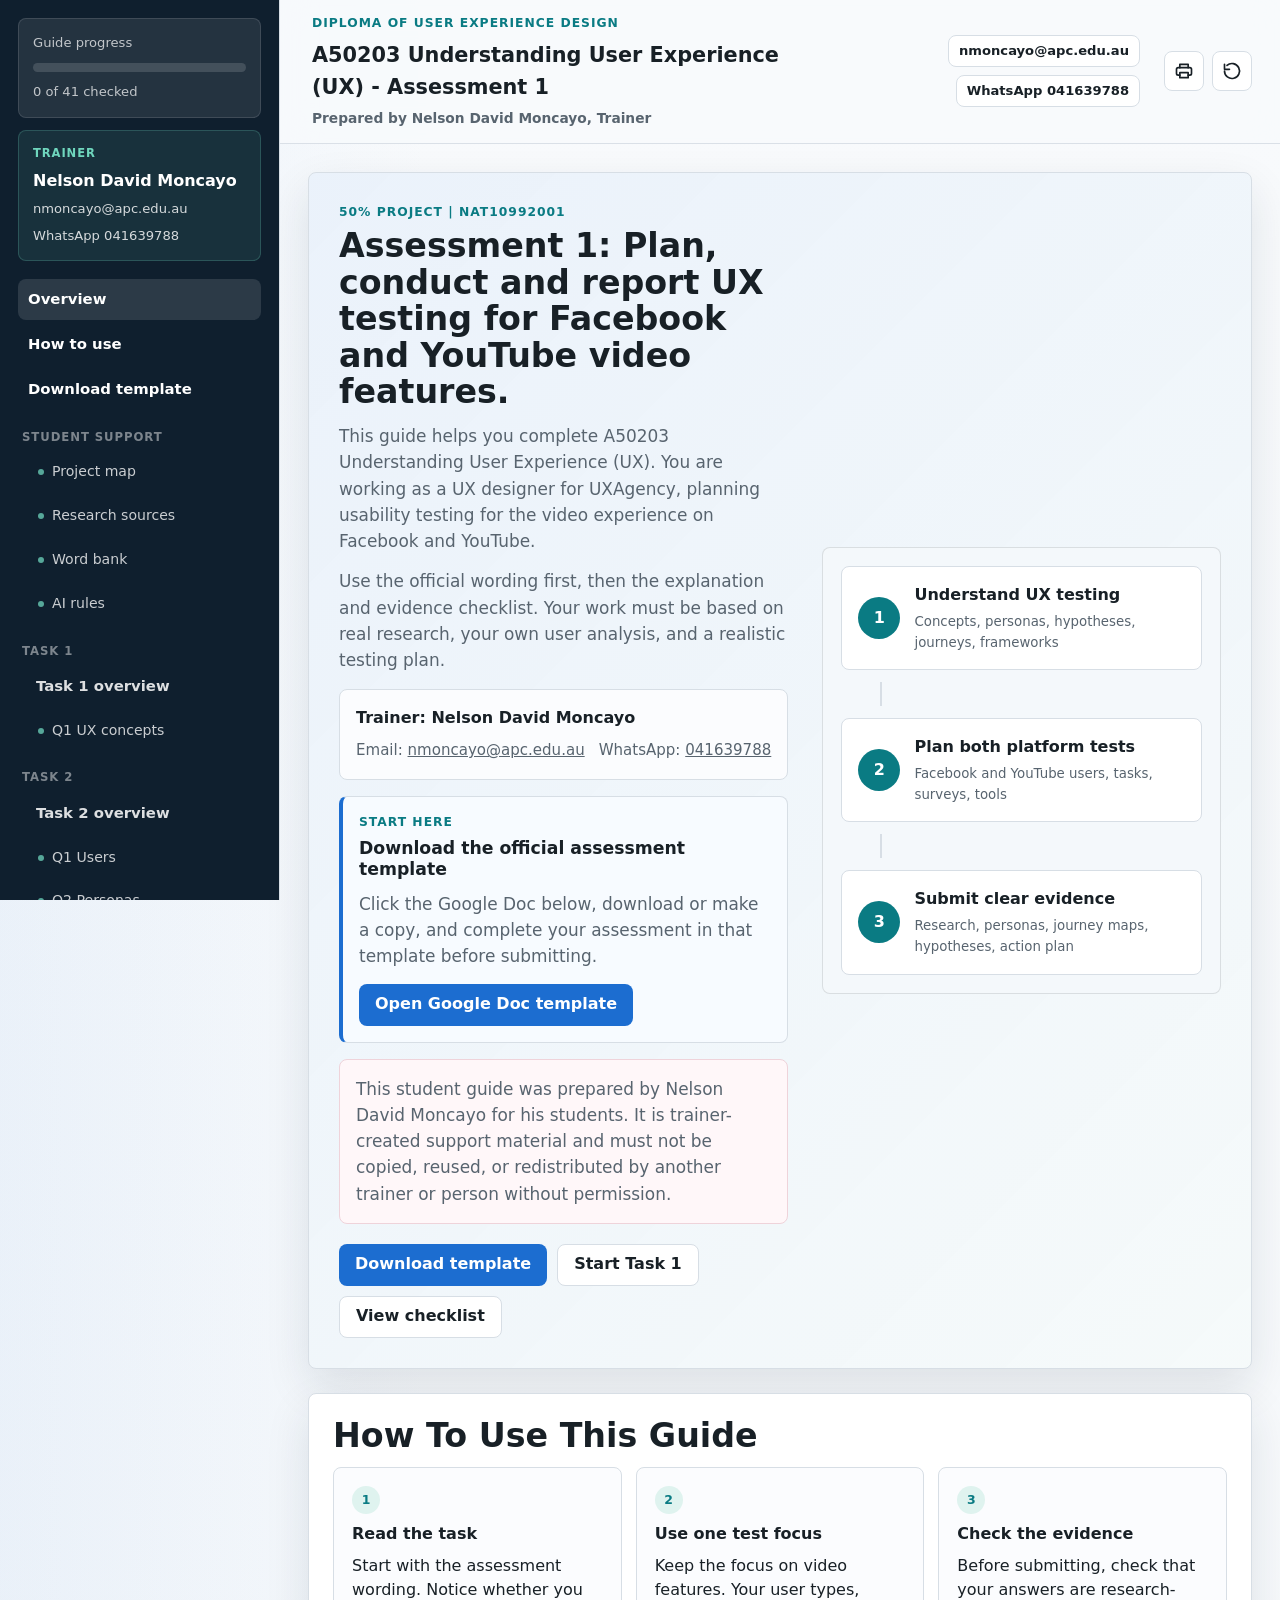
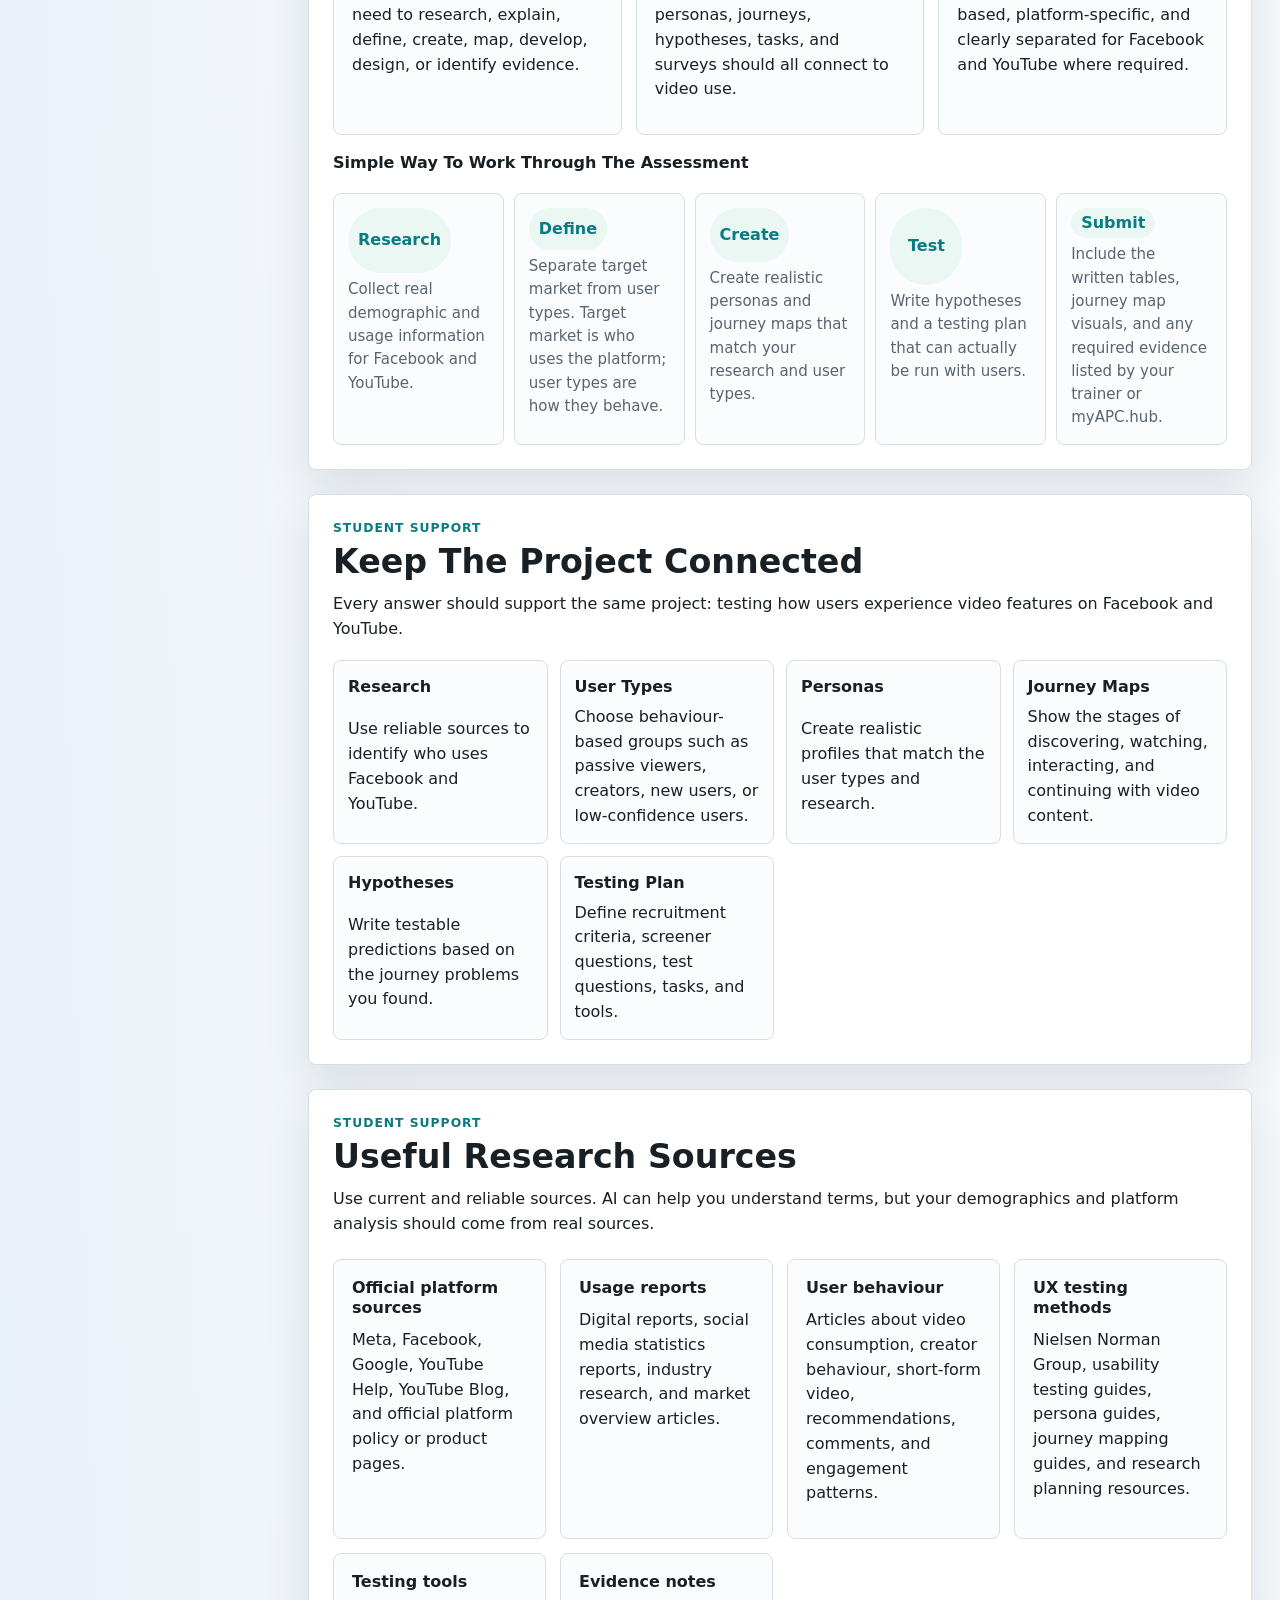
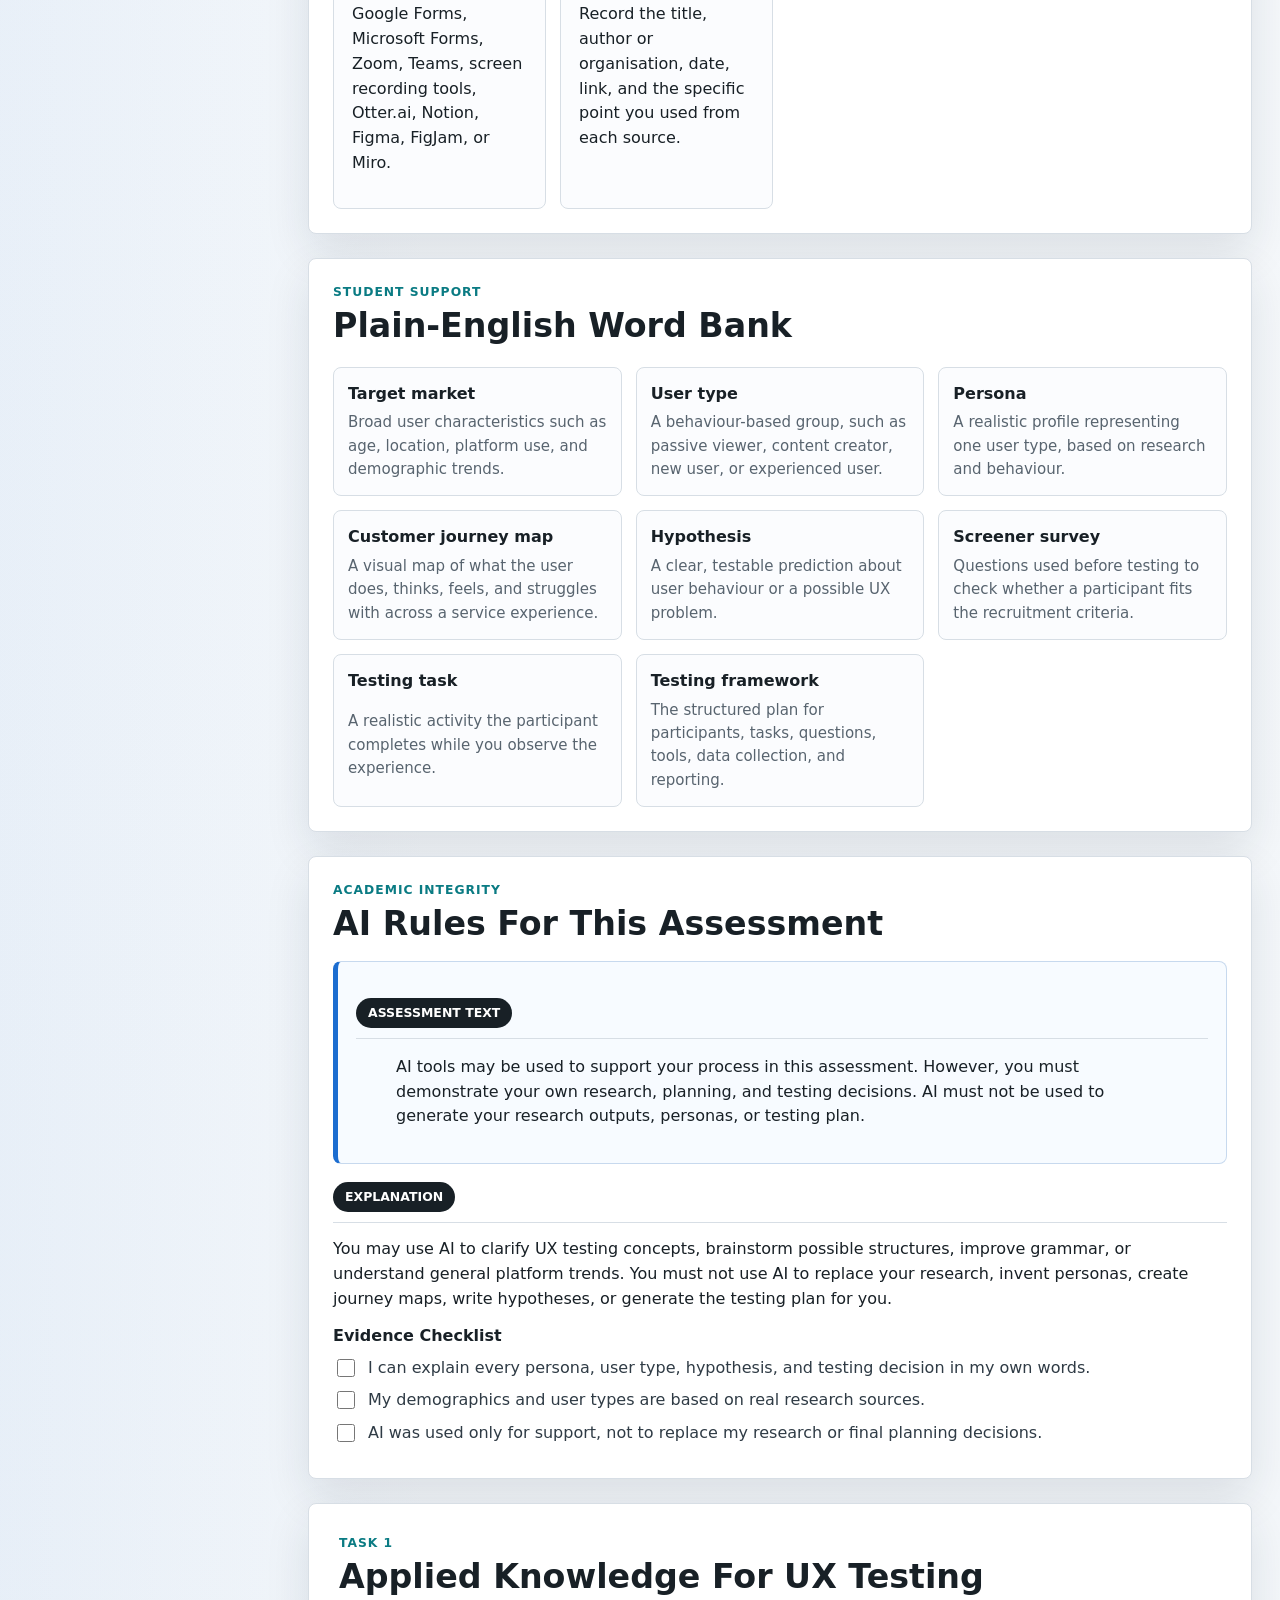
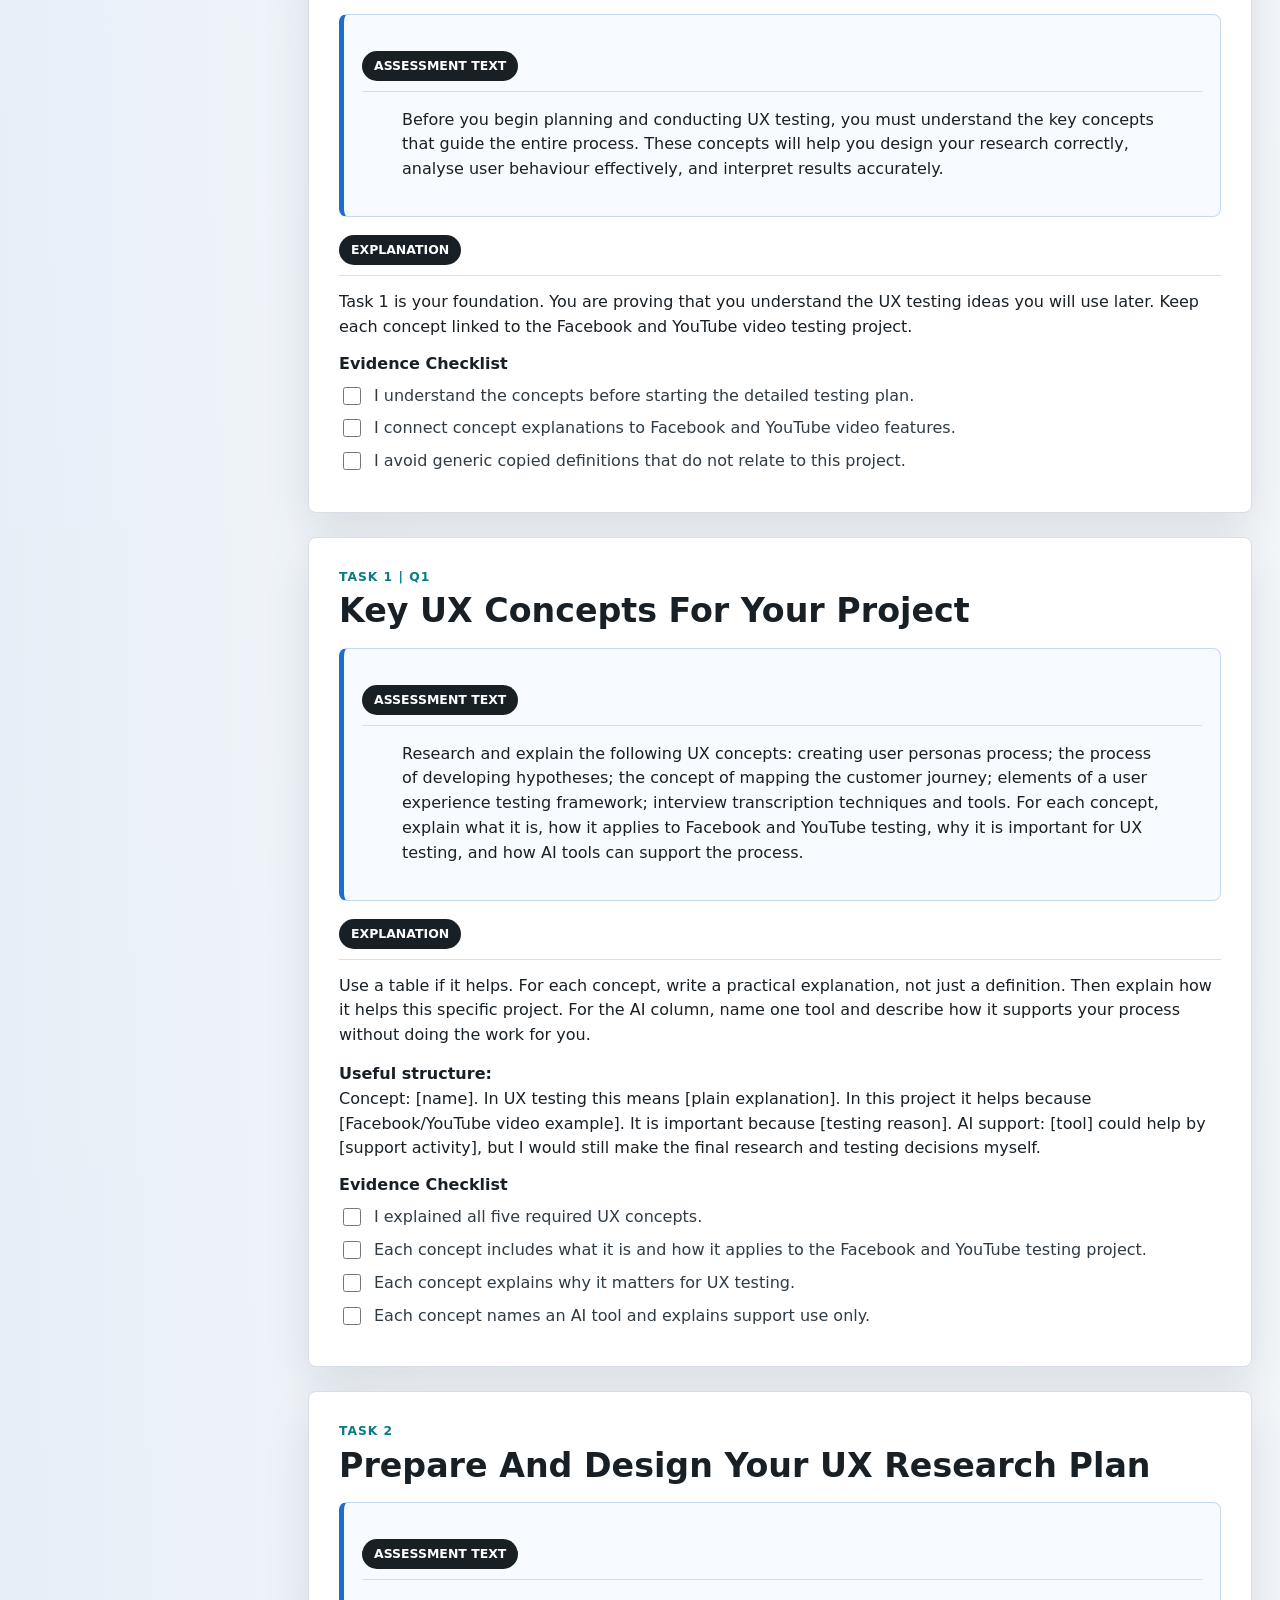
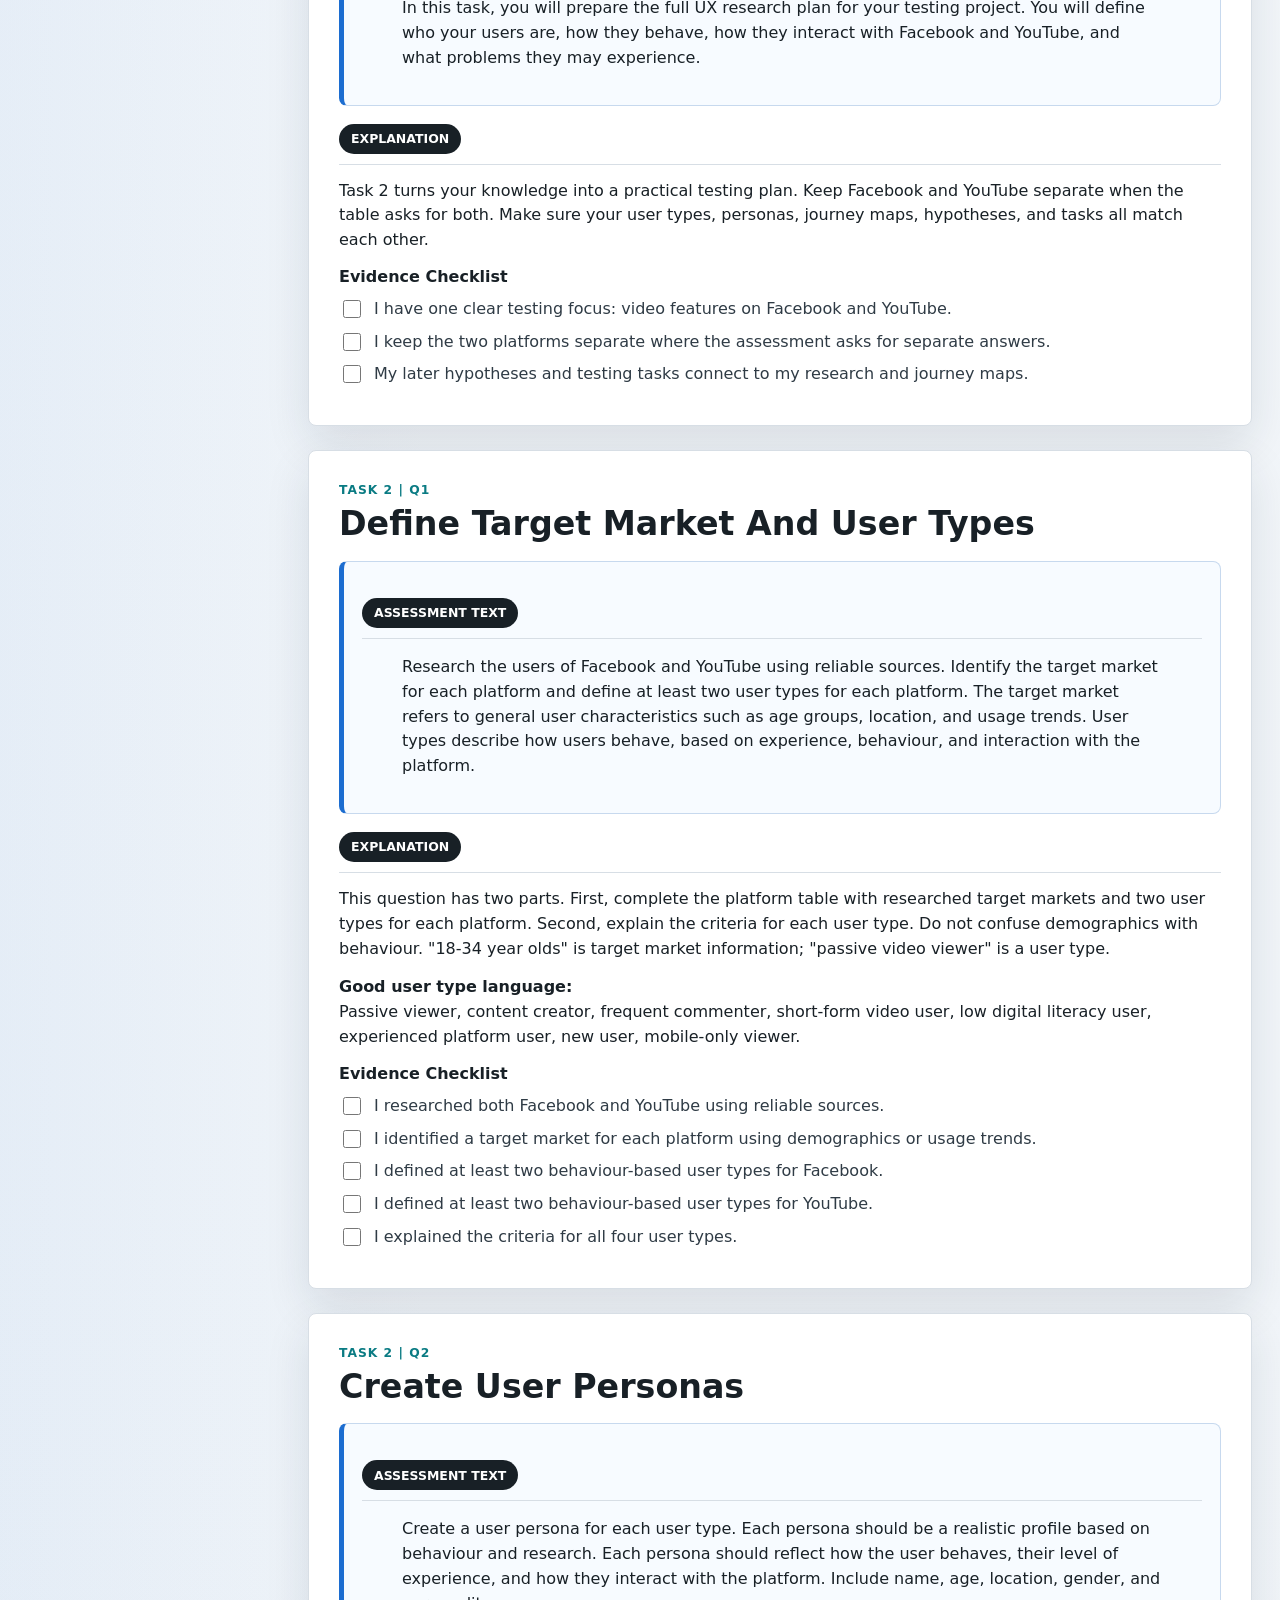
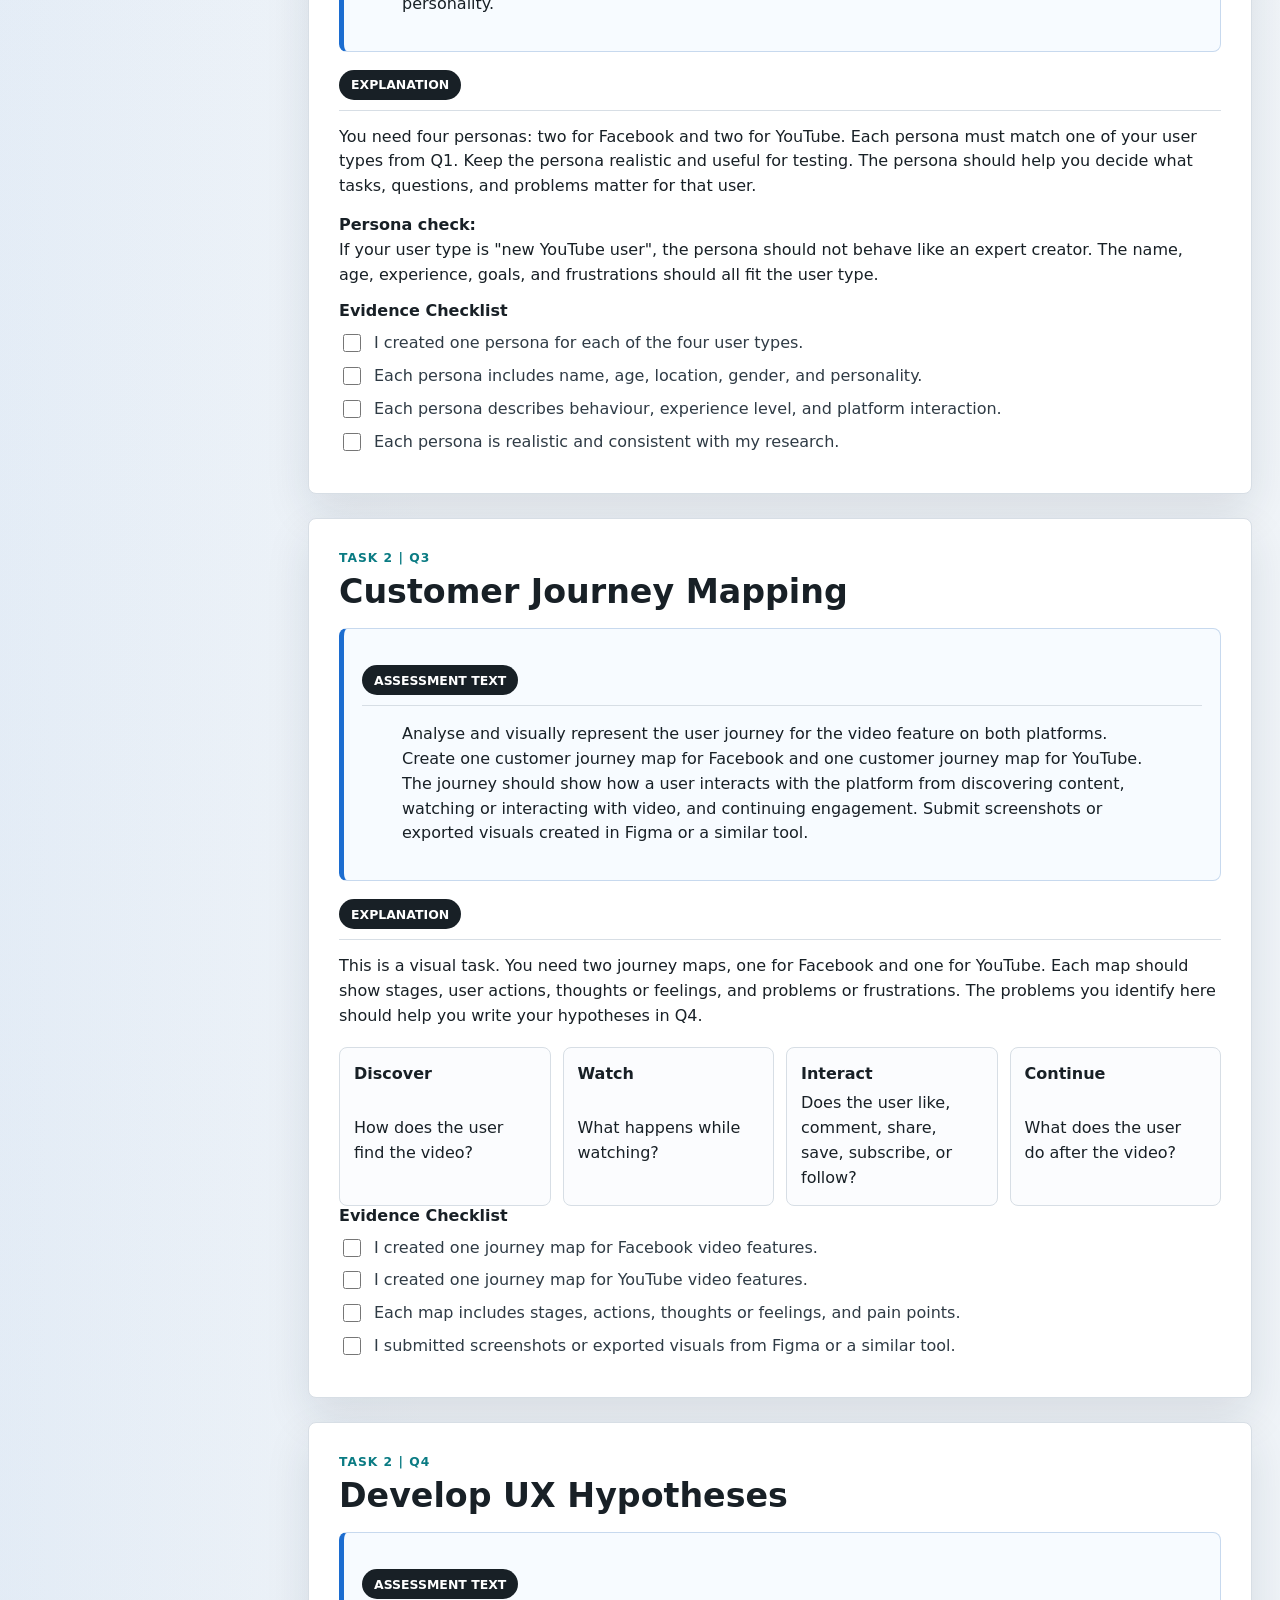
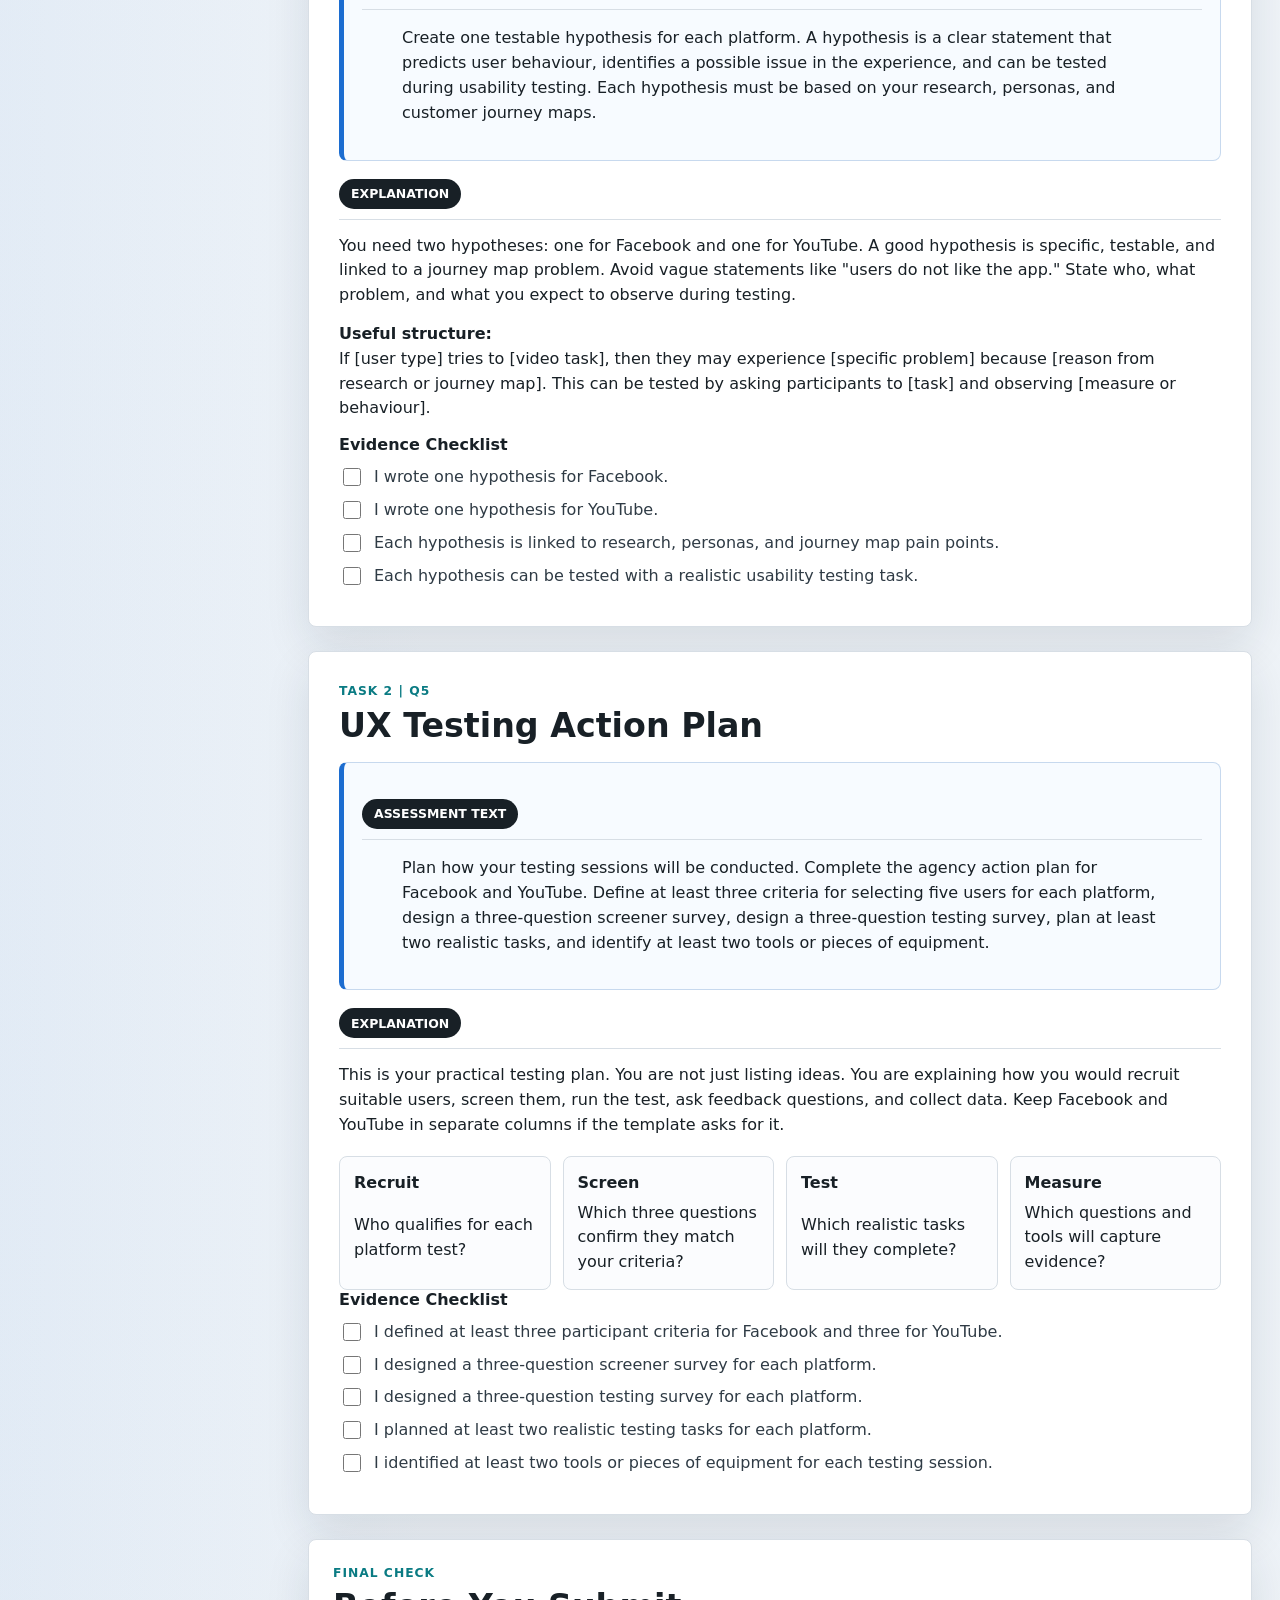
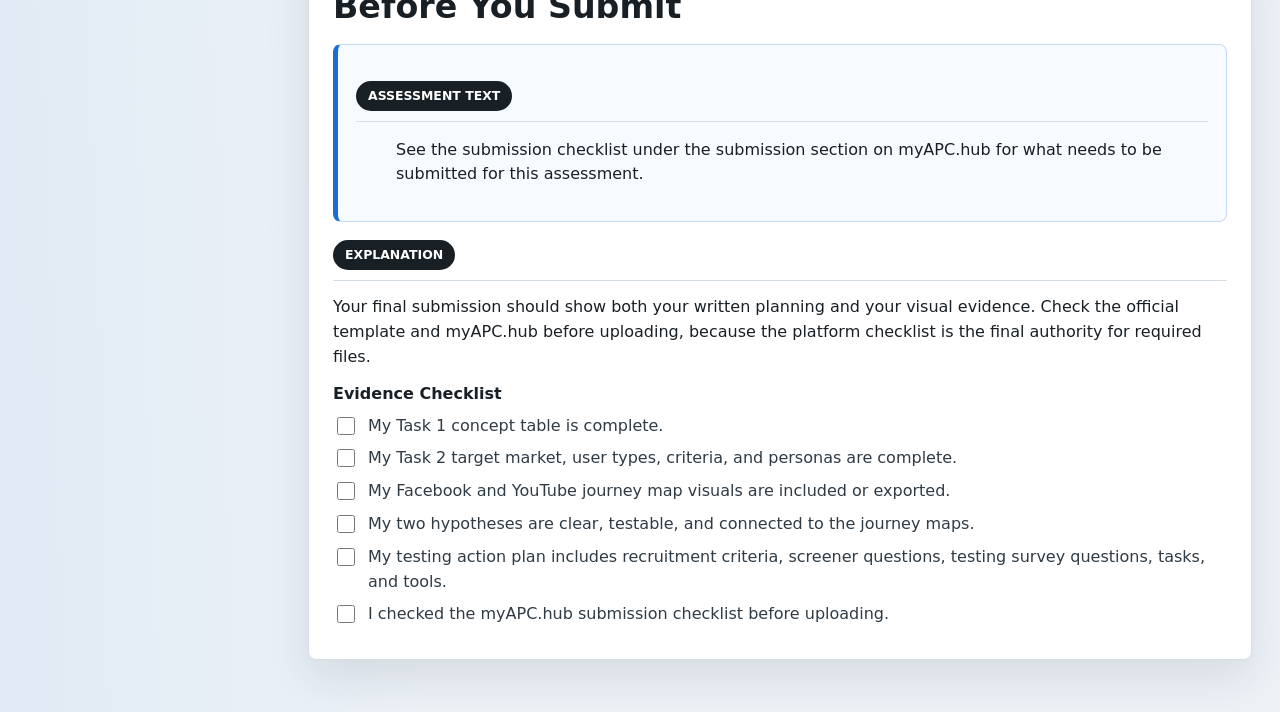
<file: a50203-understanding-user-experience-ux-assessment-1/index.html>
<!doctype html>
<html lang="en">
  <head>
    <meta charset="utf-8" />
    <meta name="viewport" content="width=device-width, initial-scale=1" />
    <title>A50203 Understanding User Experience (UX) - Assessment 1</title>
    <link rel="stylesheet" href="../a50200-user-experience-solutions-assessment-1/styles.css" />
    <style>
      .method-table {
        display: grid;
        grid-template-columns: repeat(4, 1fr);
        gap: 12px;
        margin-top: 18px;
      }

      .method-table div {
        display: grid;
        gap: 5px;
        padding: 14px;
        border: 1px solid var(--line);
        border-radius: var(--radius);
        background: #fbfcfe;
      }

      .method-table strong {
        color: var(--ink);
      }

      @media (max-width: 860px) {
        .topbar {
          gap: 12px;
        }

        .topbar h1 {
          font-size: 1.1rem;
        }

        .sidebar nav {
          max-height: 320px;
          overflow-y: auto;
          padding-right: 4px;
        }

        .method-table {
          grid-template-columns: 1fr;
        }
      }

      @media (max-width: 540px) {
        .topbar-actions {
          position: absolute;
          right: 16px;
          top: 16px;
        }

        .topbar > div:first-of-type {
          padding-right: 104px;
        }

        .sidebar {
          padding: 12px;
        }

        .sidebar nav {
          max-height: 260px;
        }
      }
    </style>
  </head>
  <body>
    <a class="skip-link" href="#main">Skip to guide</a>

    <header class="topbar">
      <div>
        <p class="eyebrow">Diploma of User Experience Design</p>
        <h1>A50203 Understanding User Experience (UX) - Assessment 1</h1>
        <p class="trainer-mini">Prepared by Nelson David Moncayo, Trainer</p>
      </div>
      <div class="trainer-contact-top">
        <a href="mailto:nmoncayo@apc.edu.au">nmoncayo@apc.edu.au</a>
        <a href="https://wa.me/6141639788">WhatsApp 041639788</a>
      </div>
      <div class="topbar-actions">
        <button class="icon-button" type="button" data-print title="Print guide" aria-label="Print guide">
          <svg aria-hidden="true" viewBox="0 0 24 24">
            <path d="M7 8V4h10v4" />
            <path d="M7 17H5a2 2 0 0 1-2-2v-5a2 2 0 0 1 2-2h14a2 2 0 0 1 2 2v5a2 2 0 0 1-2 2h-2" />
            <path d="M7 14h10v6H7z" />
          </svg>
        </button>
        <button class="icon-button" type="button" data-reset title="Reset checked items" aria-label="Reset checked items">
          <svg aria-hidden="true" viewBox="0 0 24 24">
            <path d="M3 12a9 9 0 1 0 3-6.7" />
            <path d="M3 4v6h6" />
          </svg>
        </button>
      </div>
    </header>

    <aside class="sidebar" aria-label="Guide navigation">
      <div class="progress-card">
        <span class="progress-label">Guide progress</span>
        <div class="progress-track" aria-hidden="true"><span data-progress-bar></span></div>
        <span class="progress-count" data-progress-count>0 of 0 checked</span>
      </div>
      <div class="trainer-card">
        <span class="trainer-role">Trainer</span>
        <strong>Nelson David Moncayo</strong>
        <a href="mailto:nmoncayo@apc.edu.au">nmoncayo@apc.edu.au</a>
        <a href="https://wa.me/6141639788">WhatsApp 041639788</a>
      </div>
      <nav>
        <a class="nav-main" href="#overview">Overview</a>
        <a class="nav-main" href="#quick-start">How to use</a>
        <a class="nav-main" href="#assessment-template">Download template</a>
        <span class="nav-section">Student support</span>
        <a class="nav-sub" href="#project-map">Project map</a>
        <a class="nav-sub" href="#research-bank">Research sources</a>
        <a class="nav-sub" href="#word-bank">Word bank</a>
        <a class="nav-sub" href="#ai-rules">AI rules</a>
        <span class="nav-section">Task 1</span>
        <a class="nav-task" href="#task-1">Task 1 overview</a>
        <a class="nav-sub" href="#task-1-q1">Q1 UX concepts</a>
        <span class="nav-section">Task 2</span>
        <a class="nav-task" href="#task-2">Task 2 overview</a>
        <a class="nav-sub" href="#task-2-q1">Q1 Users</a>
        <a class="nav-sub" href="#task-2-q2">Q2 Personas</a>
        <a class="nav-sub" href="#task-2-q3">Q3 Journey maps</a>
        <a class="nav-sub" href="#task-2-q4">Q4 Hypotheses</a>
        <a class="nav-sub" href="#task-2-q5">Q5 Testing plan</a>
        <a class="nav-main" href="#submission">Submission check</a>
      </nav>
    </aside>

    <main id="main">
      <section id="overview" class="hero section-panel">
        <div class="hero-copy">
          <p class="eyebrow">50% Project | NAT10992001</p>
          <h2>Assessment 1: Plan, conduct and report UX testing for Facebook and YouTube video features.</h2>
          <p>
            This guide helps you complete A50203 Understanding User Experience (UX). You are working as a UX designer for UXAgency, planning usability testing for the video experience on Facebook and YouTube.
          </p>
          <p>
            Use the official wording first, then the explanation and evidence checklist. Your work must be based on real research, your own user analysis, and a realistic testing plan.
          </p>
          <div class="trainer-intro">
            <strong>Trainer: Nelson David Moncayo</strong>
            <span>Email: <a href="mailto:nmoncayo@apc.edu.au">nmoncayo@apc.edu.au</a></span>
            <span>WhatsApp: <a href="https://wa.me/6141639788">041639788</a></span>
          </div>
          <div id="assessment-template" class="template-callout">
            <p class="eyebrow">Start Here</p>
            <h3>Download the official assessment template</h3>
            <p>Click the Google Doc below, download or make a copy, and complete your assessment in that template before submitting.</p>
            <a class="button primary" href="https://docs.google.com/document/d/1LZAtWuy28dXTyty3oSlHLOysNmnG2dyKVaPve4_74kQ/edit?usp=drivesdk">Open Google Doc template</a>
          </div>
          <p class="ownership-note">
            This student guide was prepared by Nelson David Moncayo for his students. It is trainer-created support material and must not be copied, reused, or redistributed by another trainer or person without permission.
          </p>
          <div class="hero-actions">
            <a class="button primary" href="#assessment-template">Download template</a>
            <a class="button secondary" href="#task-1">Start Task 1</a>
            <a class="button secondary" href="#submission">View checklist</a>
          </div>
        </div>
        <div class="hero-visual" aria-label="Assessment workflow diagram">
          <div class="flow-node">
            <span>1</span>
            <strong>Understand UX testing</strong>
            <small>Concepts, personas, hypotheses, journeys, frameworks</small>
          </div>
          <div class="flow-line"></div>
          <div class="flow-node">
            <span>2</span>
            <strong>Plan both platform tests</strong>
            <small>Facebook and YouTube users, tasks, surveys, tools</small>
          </div>
          <div class="flow-line"></div>
          <div class="flow-node">
            <span>3</span>
            <strong>Submit clear evidence</strong>
            <small>Research, personas, journey maps, hypotheses, action plan</small>
          </div>
        </div>
      </section>

      <section id="quick-start" class="section-panel compact">
        <h2>How To Use This Guide</h2>
        <div class="three-col">
          <article class="mini-card">
            <span class="badge">1</span>
            <h3>Read the task</h3>
            <p>Start with the assessment wording. Notice whether you need to research, explain, define, create, map, develop, design, or identify evidence.</p>
          </article>
          <article class="mini-card">
            <span class="badge">2</span>
            <h3>Use one test focus</h3>
            <p>Keep the focus on video features. Your user types, personas, journeys, hypotheses, tasks, and surveys should all connect to video use.</p>
          </article>
          <article class="mini-card">
            <span class="badge">3</span>
            <h3>Check the evidence</h3>
            <p>Before submitting, check that your answers are research-based, platform-specific, and clearly separated for Facebook and YouTube where required.</p>
          </article>
        </div>
        <div class="plain-steps">
          <h3>Simple Way To Work Through The Assessment</h3>
          <div><span>Research</span><p>Collect real demographic and usage information for Facebook and YouTube.</p></div>
          <div><span>Define</span><p>Separate target market from user types. Target market is who uses the platform; user types are how they behave.</p></div>
          <div><span>Create</span><p>Create realistic personas and journey maps that match your research and user types.</p></div>
          <div><span>Test</span><p>Write hypotheses and a testing plan that can actually be run with users.</p></div>
          <div><span>Submit</span><p>Include the written tables, journey map visuals, and any required evidence listed by your trainer or myAPC.hub.</p></div>
        </div>
      </section>

      <section id="project-map" class="section-panel compact">
        <p class="eyebrow">Student Support</p>
        <h2>Keep The Project Connected</h2>
        <p>Every answer should support the same project: testing how users experience video features on Facebook and YouTube.</p>
        <div class="method-table">
          <div><strong>Research</strong><span>Use reliable sources to identify who uses Facebook and YouTube.</span></div>
          <div><strong>User Types</strong><span>Choose behaviour-based groups such as passive viewers, creators, new users, or low-confidence users.</span></div>
          <div><strong>Personas</strong><span>Create realistic profiles that match the user types and research.</span></div>
          <div><strong>Journey Maps</strong><span>Show the stages of discovering, watching, interacting, and continuing with video content.</span></div>
          <div><strong>Hypotheses</strong><span>Write testable predictions based on the journey problems you found.</span></div>
          <div><strong>Testing Plan</strong><span>Define recruitment criteria, screener questions, test questions, tasks, and tools.</span></div>
        </div>
      </section>

      <section id="research-bank" class="section-panel compact">
        <p class="eyebrow">Student Support</p>
        <h2>Useful Research Sources</h2>
        <p>Use current and reliable sources. AI can help you understand terms, but your demographics and platform analysis should come from real sources.</p>
        <div class="option-grid">
          <article><h3>Official platform sources</h3><p>Meta, Facebook, Google, YouTube Help, YouTube Blog, and official platform policy or product pages.</p></article>
          <article><h3>Usage reports</h3><p>Digital reports, social media statistics reports, industry research, and market overview articles.</p></article>
          <article><h3>User behaviour</h3><p>Articles about video consumption, creator behaviour, short-form video, recommendations, comments, and engagement patterns.</p></article>
          <article><h3>UX testing methods</h3><p>Nielsen Norman Group, usability testing guides, persona guides, journey mapping guides, and research planning resources.</p></article>
          <article><h3>Testing tools</h3><p>Google Forms, Microsoft Forms, Zoom, Teams, screen recording tools, Otter.ai, Notion, Figma, FigJam, or Miro.</p></article>
          <article><h3>Evidence notes</h3><p>Record the title, author or organisation, date, link, and the specific point you used from each source.</p></article>
        </div>
      </section>

      <section id="word-bank" class="section-panel compact">
        <p class="eyebrow">Student Support</p>
        <h2>Plain-English Word Bank</h2>
        <div class="word-grid">
          <div><strong>Target market</strong><span>Broad user characteristics such as age, location, platform use, and demographic trends.</span></div>
          <div><strong>User type</strong><span>A behaviour-based group, such as passive viewer, content creator, new user, or experienced user.</span></div>
          <div><strong>Persona</strong><span>A realistic profile representing one user type, based on research and behaviour.</span></div>
          <div><strong>Customer journey map</strong><span>A visual map of what the user does, thinks, feels, and struggles with across a service experience.</span></div>
          <div><strong>Hypothesis</strong><span>A clear, testable prediction about user behaviour or a possible UX problem.</span></div>
          <div><strong>Screener survey</strong><span>Questions used before testing to check whether a participant fits the recruitment criteria.</span></div>
          <div><strong>Testing task</strong><span>A realistic activity the participant completes while you observe the experience.</span></div>
          <div><strong>Testing framework</strong><span>The structured plan for participants, tasks, questions, tools, data collection, and reporting.</span></div>
        </div>
      </section>

      <section id="ai-rules" class="section-panel compact">
        <p class="eyebrow">Academic Integrity</p>
        <h2>AI Rules For This Assessment</h2>
        <div class="assessment-text">
          <div class="guide-section-label"><span>Assessment Text</span></div>
          <blockquote>
            AI tools may be used to support your process in this assessment. However, you must demonstrate your own research, planning, and testing decisions. AI must not be used to generate your research outputs, personas, or testing plan.
          </blockquote>
        </div>
        <div class="explanation-block">
          <div class="guide-section-label"><span>Explanation</span></div>
          <p>You may use AI to clarify UX testing concepts, brainstorm possible structures, improve grammar, or understand general platform trends. You must not use AI to replace your research, invent personas, create journey maps, write hypotheses, or generate the testing plan for you.</p>
        </div>
        <div class="evidence-card">
          <h3>Evidence Checklist</h3>
          <label><input type="checkbox" data-check /> I can explain every persona, user type, hypothesis, and testing decision in my own words.</label>
          <label><input type="checkbox" data-check /> My demographics and user types are based on real research sources.</label>
          <label><input type="checkbox" data-check /> AI was used only for support, not to replace my research or final planning decisions.</label>
        </div>
      </section>

      <section id="task-1" class="section-panel">
        <div class="section-heading">
          <p class="eyebrow">Task 1</p>
          <h2>Applied Knowledge For UX Testing</h2>
        </div>
        <div class="assessment-text">
          <div class="guide-section-label"><span>Assessment Text</span></div>
          <blockquote>
            Before you begin planning and conducting UX testing, you must understand the key concepts that guide the entire process. These concepts will help you design your research correctly, analyse user behaviour effectively, and interpret results accurately.
          </blockquote>
        </div>
        <div class="explanation-block">
          <div class="guide-section-label"><span>Explanation</span></div>
          <p>Task 1 is your foundation. You are proving that you understand the UX testing ideas you will use later. Keep each concept linked to the Facebook and YouTube video testing project.</p>
        </div>
        <div class="evidence-card">
          <h3>Evidence Checklist</h3>
          <label><input type="checkbox" data-check /> I understand the concepts before starting the detailed testing plan.</label>
          <label><input type="checkbox" data-check /> I connect concept explanations to Facebook and YouTube video features.</label>
          <label><input type="checkbox" data-check /> I avoid generic copied definitions that do not relate to this project.</label>
        </div>
      </section>

      <section id="task-1-q1" class="section-panel">
        <p class="eyebrow">Task 1 | Q1</p>
        <h2>Key UX Concepts For Your Project</h2>
        <div class="assessment-text">
          <div class="guide-section-label"><span>Assessment Text</span></div>
          <blockquote>
            Research and explain the following UX concepts: creating user personas process; the process of developing hypotheses; the concept of mapping the customer journey; elements of a user experience testing framework; interview transcription techniques and tools. For each concept, explain what it is, how it applies to Facebook and YouTube testing, why it is important for UX testing, and how AI tools can support the process.
          </blockquote>
        </div>
        <div class="explanation-block">
          <div class="guide-section-label"><span>Explanation</span></div>
          <p>Use a table if it helps. For each concept, write a practical explanation, not just a definition. Then explain how it helps this specific project. For the AI column, name one tool and describe how it supports your process without doing the work for you.</p>
          <div class="example-box">
            <strong>Useful structure:</strong>
            <p>Concept: [name]. In UX testing this means [plain explanation]. In this project it helps because [Facebook/YouTube video example]. It is important because [testing reason]. AI support: [tool] could help by [support activity], but I would still make the final research and testing decisions myself.</p>
          </div>
        </div>
        <div class="evidence-card">
          <h3>Evidence Checklist</h3>
          <label><input type="checkbox" data-check /> I explained all five required UX concepts.</label>
          <label><input type="checkbox" data-check /> Each concept includes what it is and how it applies to the Facebook and YouTube testing project.</label>
          <label><input type="checkbox" data-check /> Each concept explains why it matters for UX testing.</label>
          <label><input type="checkbox" data-check /> Each concept names an AI tool and explains support use only.</label>
        </div>
      </section>

      <section id="task-2" class="section-panel">
        <div class="section-heading">
          <p class="eyebrow">Task 2</p>
          <h2>Prepare And Design Your UX Research Plan</h2>
        </div>
        <div class="assessment-text">
          <div class="guide-section-label"><span>Assessment Text</span></div>
          <blockquote>
            In this task, you will prepare the full UX research plan for your testing project. You will define who your users are, how they behave, how they interact with Facebook and YouTube, and what problems they may experience.
          </blockquote>
        </div>
        <div class="explanation-block">
          <div class="guide-section-label"><span>Explanation</span></div>
          <p>Task 2 turns your knowledge into a practical testing plan. Keep Facebook and YouTube separate when the table asks for both. Make sure your user types, personas, journey maps, hypotheses, and tasks all match each other.</p>
        </div>
        <div class="evidence-card">
          <h3>Evidence Checklist</h3>
          <label><input type="checkbox" data-check /> I have one clear testing focus: video features on Facebook and YouTube.</label>
          <label><input type="checkbox" data-check /> I keep the two platforms separate where the assessment asks for separate answers.</label>
          <label><input type="checkbox" data-check /> My later hypotheses and testing tasks connect to my research and journey maps.</label>
        </div>
      </section>

      <section id="task-2-q1" class="section-panel">
        <p class="eyebrow">Task 2 | Q1</p>
        <h2>Define Target Market And User Types</h2>
        <div class="assessment-text">
          <div class="guide-section-label"><span>Assessment Text</span></div>
          <blockquote>
            Research the users of Facebook and YouTube using reliable sources. Identify the target market for each platform and define at least two user types for each platform. The target market refers to general user characteristics such as age groups, location, and usage trends. User types describe how users behave, based on experience, behaviour, and interaction with the platform.
          </blockquote>
        </div>
        <div class="explanation-block">
          <div class="guide-section-label"><span>Explanation</span></div>
          <p>This question has two parts. First, complete the platform table with researched target markets and two user types for each platform. Second, explain the criteria for each user type. Do not confuse demographics with behaviour. "18-34 year olds" is target market information; "passive video viewer" is a user type.</p>
          <div class="example-box">
            <strong>Good user type language:</strong>
            <p>Passive viewer, content creator, frequent commenter, short-form video user, low digital literacy user, experienced platform user, new user, mobile-only viewer.</p>
          </div>
        </div>
        <div class="evidence-card">
          <h3>Evidence Checklist</h3>
          <label><input type="checkbox" data-check /> I researched both Facebook and YouTube using reliable sources.</label>
          <label><input type="checkbox" data-check /> I identified a target market for each platform using demographics or usage trends.</label>
          <label><input type="checkbox" data-check /> I defined at least two behaviour-based user types for Facebook.</label>
          <label><input type="checkbox" data-check /> I defined at least two behaviour-based user types for YouTube.</label>
          <label><input type="checkbox" data-check /> I explained the criteria for all four user types.</label>
        </div>
      </section>

      <section id="task-2-q2" class="section-panel">
        <p class="eyebrow">Task 2 | Q2</p>
        <h2>Create User Personas</h2>
        <div class="assessment-text">
          <div class="guide-section-label"><span>Assessment Text</span></div>
          <blockquote>
            Create a user persona for each user type. Each persona should be a realistic profile based on behaviour and research. Each persona should reflect how the user behaves, their level of experience, and how they interact with the platform. Include name, age, location, gender, and personality.
          </blockquote>
        </div>
        <div class="explanation-block">
          <div class="guide-section-label"><span>Explanation</span></div>
          <p>You need four personas: two for Facebook and two for YouTube. Each persona must match one of your user types from Q1. Keep the persona realistic and useful for testing. The persona should help you decide what tasks, questions, and problems matter for that user.</p>
          <div class="example-box">
            <strong>Persona check:</strong>
            <p>If your user type is "new YouTube user", the persona should not behave like an expert creator. The name, age, experience, goals, and frustrations should all fit the user type.</p>
          </div>
        </div>
        <div class="evidence-card">
          <h3>Evidence Checklist</h3>
          <label><input type="checkbox" data-check /> I created one persona for each of the four user types.</label>
          <label><input type="checkbox" data-check /> Each persona includes name, age, location, gender, and personality.</label>
          <label><input type="checkbox" data-check /> Each persona describes behaviour, experience level, and platform interaction.</label>
          <label><input type="checkbox" data-check /> Each persona is realistic and consistent with my research.</label>
        </div>
      </section>

      <section id="task-2-q3" class="section-panel">
        <p class="eyebrow">Task 2 | Q3</p>
        <h2>Customer Journey Mapping</h2>
        <div class="assessment-text">
          <div class="guide-section-label"><span>Assessment Text</span></div>
          <blockquote>
            Analyse and visually represent the user journey for the video feature on both platforms. Create one customer journey map for Facebook and one customer journey map for YouTube. The journey should show how a user interacts with the platform from discovering content, watching or interacting with video, and continuing engagement. Submit screenshots or exported visuals created in Figma or a similar tool.
          </blockquote>
        </div>
        <div class="explanation-block">
          <div class="guide-section-label"><span>Explanation</span></div>
          <p>This is a visual task. You need two journey maps, one for Facebook and one for YouTube. Each map should show stages, user actions, thoughts or feelings, and problems or frustrations. The problems you identify here should help you write your hypotheses in Q4.</p>
          <div class="method-table">
            <div><strong>Discover</strong><span>How does the user find the video?</span></div>
            <div><strong>Watch</strong><span>What happens while watching?</span></div>
            <div><strong>Interact</strong><span>Does the user like, comment, share, save, subscribe, or follow?</span></div>
            <div><strong>Continue</strong><span>What does the user do after the video?</span></div>
          </div>
        </div>
        <div class="evidence-card">
          <h3>Evidence Checklist</h3>
          <label><input type="checkbox" data-check /> I created one journey map for Facebook video features.</label>
          <label><input type="checkbox" data-check /> I created one journey map for YouTube video features.</label>
          <label><input type="checkbox" data-check /> Each map includes stages, actions, thoughts or feelings, and pain points.</label>
          <label><input type="checkbox" data-check /> I submitted screenshots or exported visuals from Figma or a similar tool.</label>
        </div>
      </section>

      <section id="task-2-q4" class="section-panel">
        <p class="eyebrow">Task 2 | Q4</p>
        <h2>Develop UX Hypotheses</h2>
        <div class="assessment-text">
          <div class="guide-section-label"><span>Assessment Text</span></div>
          <blockquote>
            Create one testable hypothesis for each platform. A hypothesis is a clear statement that predicts user behaviour, identifies a possible issue in the experience, and can be tested during usability testing. Each hypothesis must be based on your research, personas, and customer journey maps.
          </blockquote>
        </div>
        <div class="explanation-block">
          <div class="guide-section-label"><span>Explanation</span></div>
          <p>You need two hypotheses: one for Facebook and one for YouTube. A good hypothesis is specific, testable, and linked to a journey map problem. Avoid vague statements like "users do not like the app." State who, what problem, and what you expect to observe during testing.</p>
          <div class="example-box">
            <strong>Useful structure:</strong>
            <p>If [user type] tries to [video task], then they may experience [specific problem] because [reason from research or journey map]. This can be tested by asking participants to [task] and observing [measure or behaviour].</p>
          </div>
        </div>
        <div class="evidence-card">
          <h3>Evidence Checklist</h3>
          <label><input type="checkbox" data-check /> I wrote one hypothesis for Facebook.</label>
          <label><input type="checkbox" data-check /> I wrote one hypothesis for YouTube.</label>
          <label><input type="checkbox" data-check /> Each hypothesis is linked to research, personas, and journey map pain points.</label>
          <label><input type="checkbox" data-check /> Each hypothesis can be tested with a realistic usability testing task.</label>
        </div>
      </section>

      <section id="task-2-q5" class="section-panel">
        <p class="eyebrow">Task 2 | Q5</p>
        <h2>UX Testing Action Plan</h2>
        <div class="assessment-text">
          <div class="guide-section-label"><span>Assessment Text</span></div>
          <blockquote>
            Plan how your testing sessions will be conducted. Complete the agency action plan for Facebook and YouTube. Define at least three criteria for selecting five users for each platform, design a three-question screener survey, design a three-question testing survey, plan at least two realistic tasks, and identify at least two tools or pieces of equipment.
          </blockquote>
        </div>
        <div class="explanation-block">
          <div class="guide-section-label"><span>Explanation</span></div>
          <p>This is your practical testing plan. You are not just listing ideas. You are explaining how you would recruit suitable users, screen them, run the test, ask feedback questions, and collect data. Keep Facebook and YouTube in separate columns if the template asks for it.</p>
          <div class="method-table">
            <div><strong>Recruit</strong><span>Who qualifies for each platform test?</span></div>
            <div><strong>Screen</strong><span>Which three questions confirm they match your criteria?</span></div>
            <div><strong>Test</strong><span>Which realistic tasks will they complete?</span></div>
            <div><strong>Measure</strong><span>Which questions and tools will capture evidence?</span></div>
          </div>
        </div>
        <div class="evidence-card">
          <h3>Evidence Checklist</h3>
          <label><input type="checkbox" data-check /> I defined at least three participant criteria for Facebook and three for YouTube.</label>
          <label><input type="checkbox" data-check /> I designed a three-question screener survey for each platform.</label>
          <label><input type="checkbox" data-check /> I designed a three-question testing survey for each platform.</label>
          <label><input type="checkbox" data-check /> I planned at least two realistic testing tasks for each platform.</label>
          <label><input type="checkbox" data-check /> I identified at least two tools or pieces of equipment for each testing session.</label>
        </div>
      </section>

      <section id="submission" class="section-panel compact">
        <p class="eyebrow">Final Check</p>
        <h2>Before You Submit</h2>
        <div class="assessment-text">
          <div class="guide-section-label"><span>Assessment Text</span></div>
          <blockquote>
            See the submission checklist under the submission section on myAPC.hub for what needs to be submitted for this assessment.
          </blockquote>
        </div>
        <div class="explanation-block">
          <div class="guide-section-label"><span>Explanation</span></div>
          <p>Your final submission should show both your written planning and your visual evidence. Check the official template and myAPC.hub before uploading, because the platform checklist is the final authority for required files.</p>
        </div>
        <div class="evidence-card">
          <h3>Evidence Checklist</h3>
          <label><input type="checkbox" data-check /> My Task 1 concept table is complete.</label>
          <label><input type="checkbox" data-check /> My Task 2 target market, user types, criteria, and personas are complete.</label>
          <label><input type="checkbox" data-check /> My Facebook and YouTube journey map visuals are included or exported.</label>
          <label><input type="checkbox" data-check /> My two hypotheses are clear, testable, and connected to the journey maps.</label>
          <label><input type="checkbox" data-check /> My testing action plan includes recruitment criteria, screener questions, testing survey questions, tasks, and tools.</label>
          <label><input type="checkbox" data-check /> I checked the myAPC.hub submission checklist before uploading.</label>
        </div>
      </section>
    </main>

    <script>
const checks = Array.from(document.querySelectorAll("[data-check]"));
const progressBar = document.querySelector("[data-progress-bar]");
const progressCount = document.querySelector("[data-progress-count]");
const resetButton = document.querySelector("[data-reset]");
const printButton = document.querySelector("[data-print]");
const navLinks = Array.from(document.querySelectorAll(".sidebar nav a"));
const sections = navLinks
  .map((link) => document.querySelector(link.getAttribute("href")))
  .filter(Boolean);

const storageKey = "a50203-understanding-user-experience-ux-assessment-1-checks";

function readState() {
  try {
    return JSON.parse(localStorage.getItem(storageKey)) || {};
  } catch {
    return {};
  }
}

function writeState() {
  const state = {};
  checks.forEach((check, index) => {
    state[index] = check.checked;
  });
  localStorage.setItem(storageKey, JSON.stringify(state));
}

function updateProgress() {
  const total = checks.length;
  const done = checks.filter((check) => check.checked).length;
  const percent = total ? Math.round((done / total) * 100) : 0;
  if (progressBar) progressBar.style.width = `${percent}%`;
  if (progressCount) progressCount.textContent = `${done} of ${total} checked`;
}

function hydrateChecks() {
  const state = readState();
  checks.forEach((check, index) => {
    check.checked = Boolean(state[index]);
    check.addEventListener("change", () => {
      writeState();
      updateProgress();
    });
  });
  updateProgress();
}

function resetChecks() {
  checks.forEach((check) => {
    check.checked = false;
  });
  writeState();
  updateProgress();
}

function setActiveNav() {
  const offset = 140;
  const current = sections.reduce((active, section) => {
    const top = section.getBoundingClientRect().top;
    return top <= offset ? section : active;
  }, sections[0]);

  navLinks.forEach((link) => {
    link.classList.toggle("active", link.getAttribute("href") === `#${current.id}`);
  });
}

hydrateChecks();
setActiveNav();

window.addEventListener("scroll", setActiveNav, { passive: true });
resetButton?.addEventListener("click", resetChecks);
printButton?.addEventListener("click", () => window.print());

    </script>
  </body>
</html>
</file>
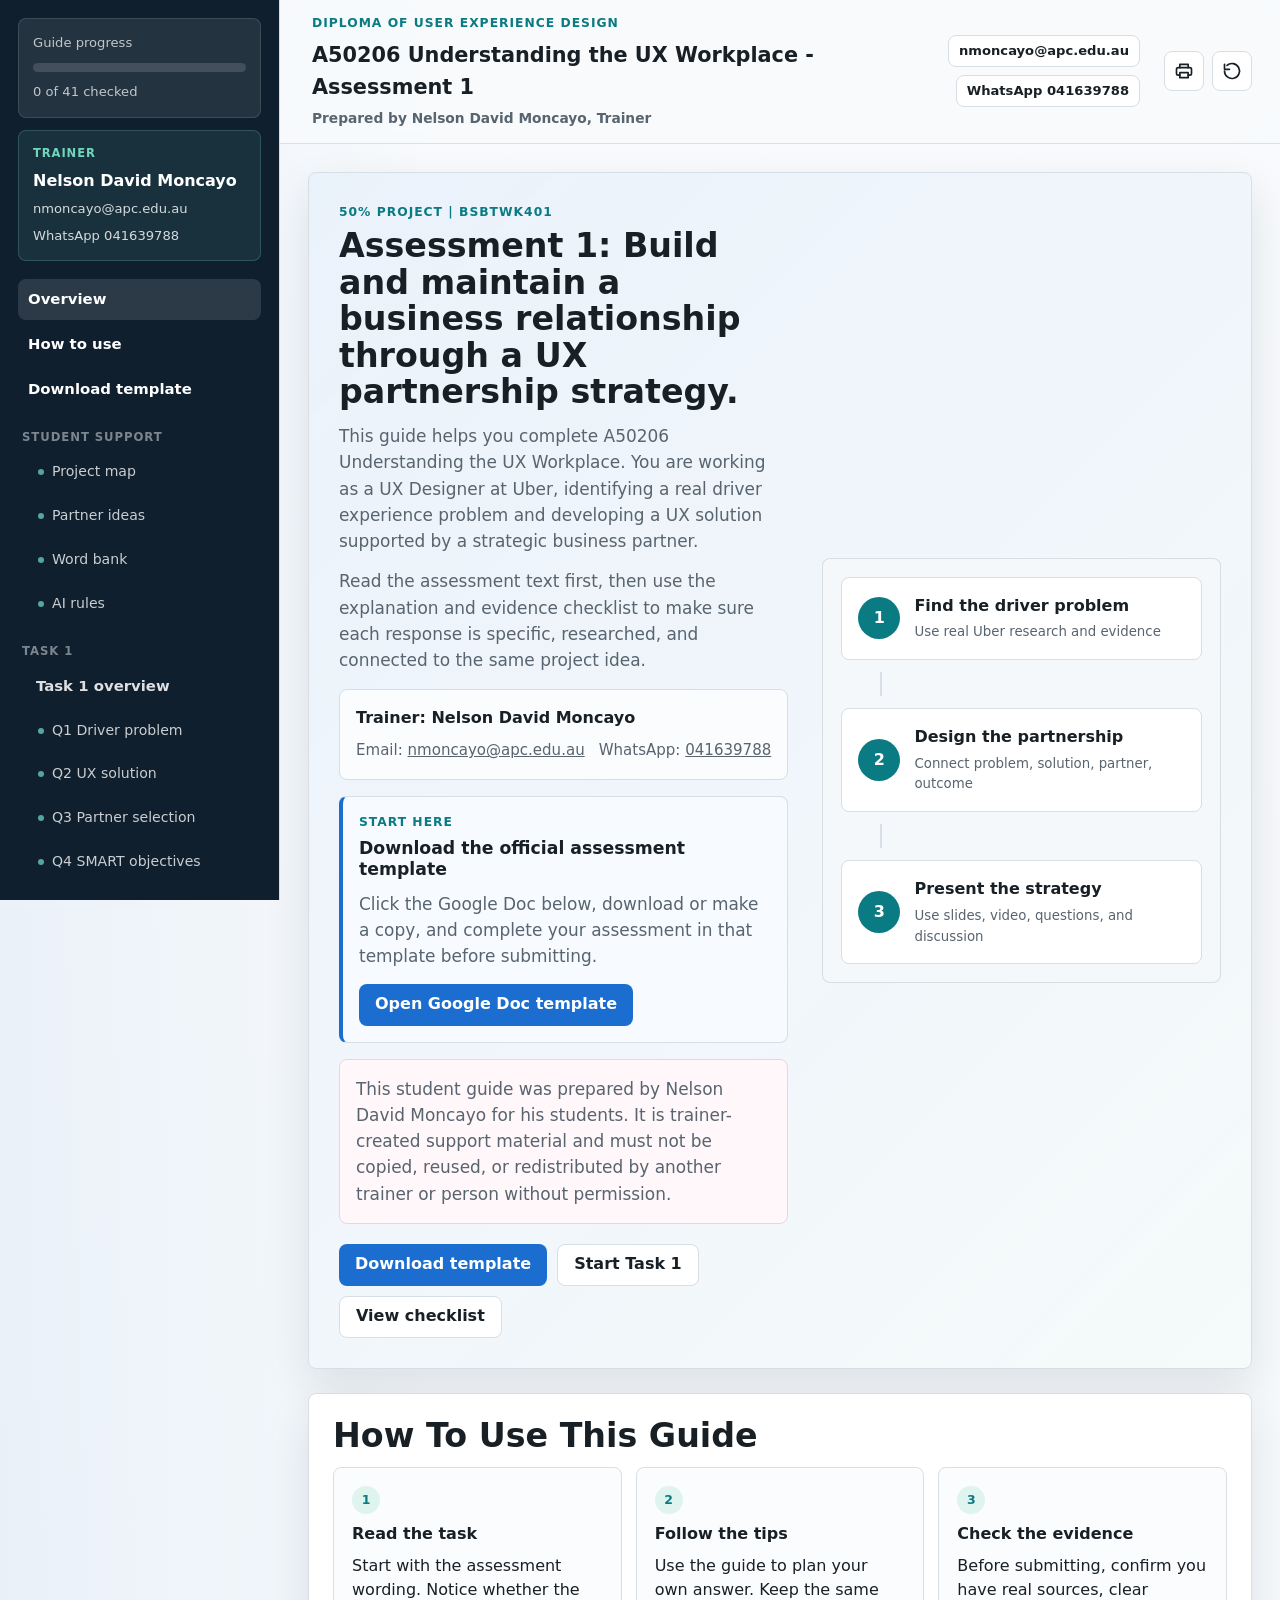
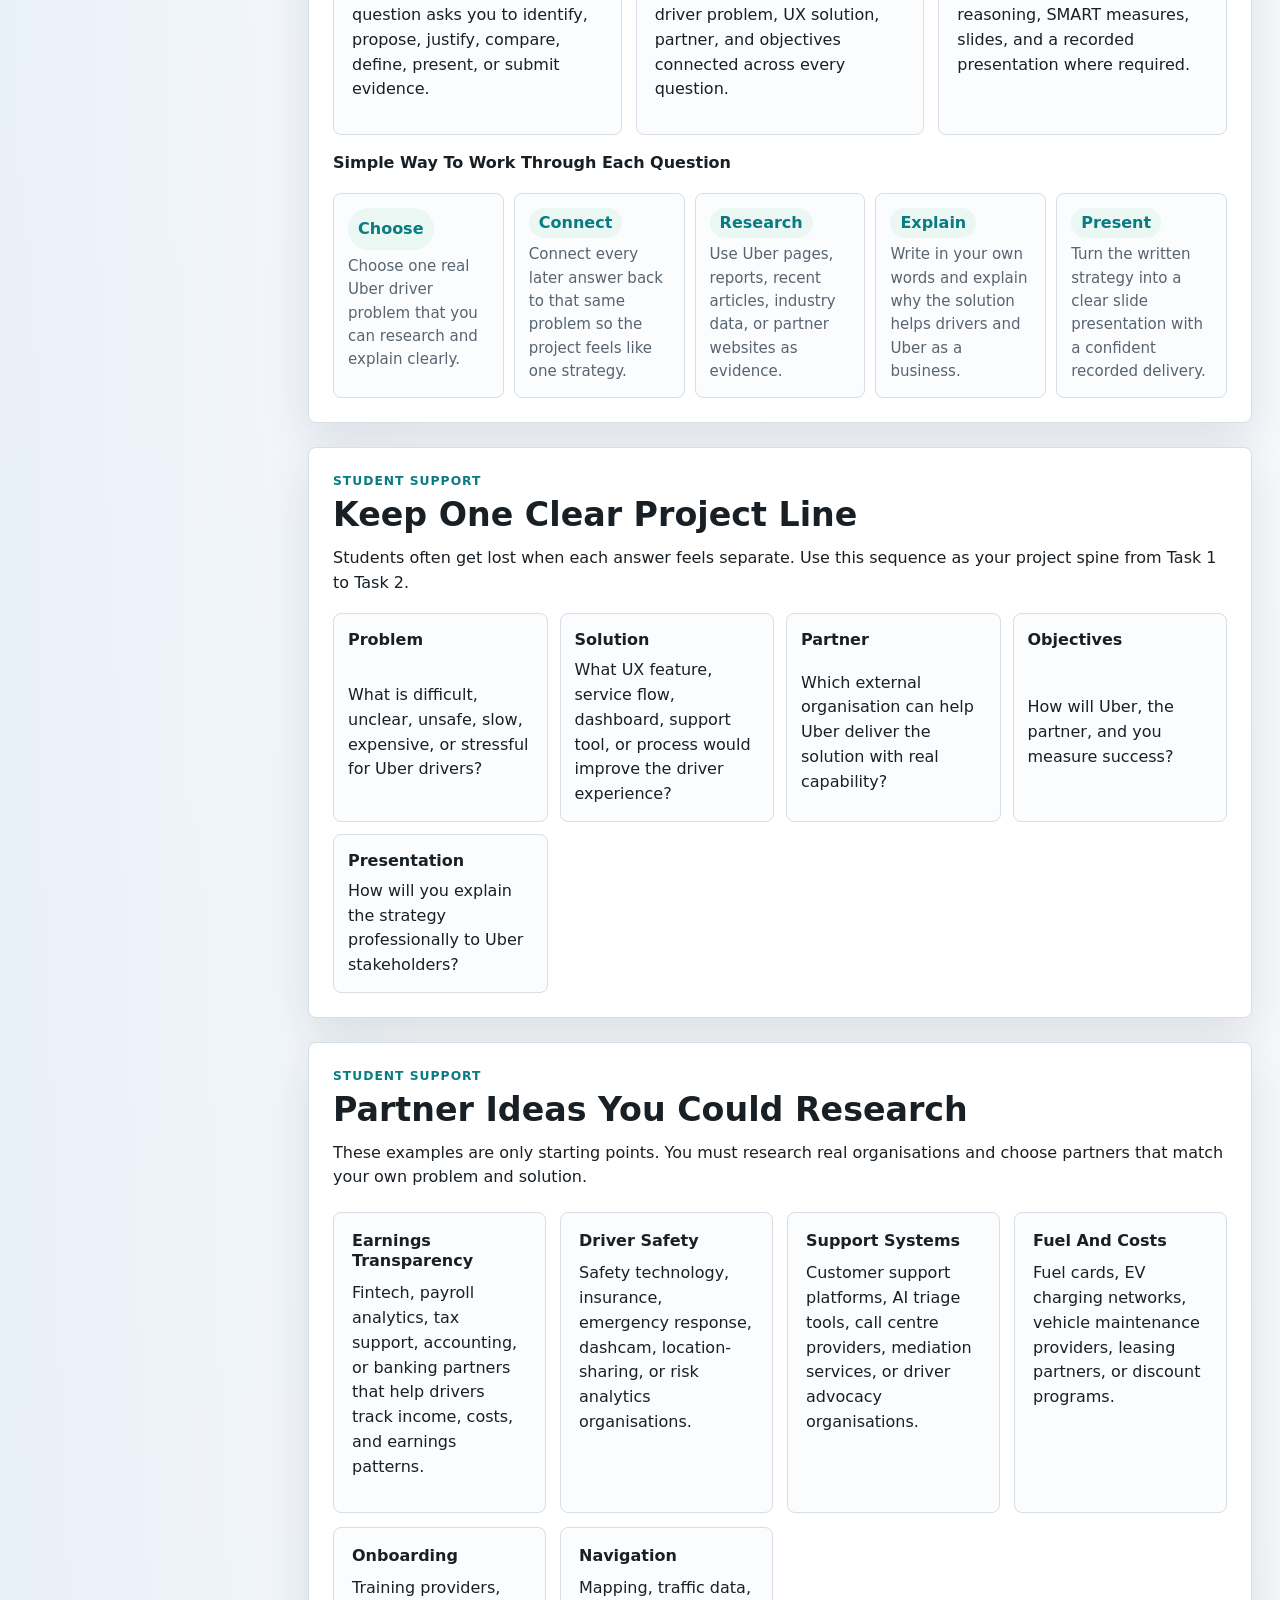
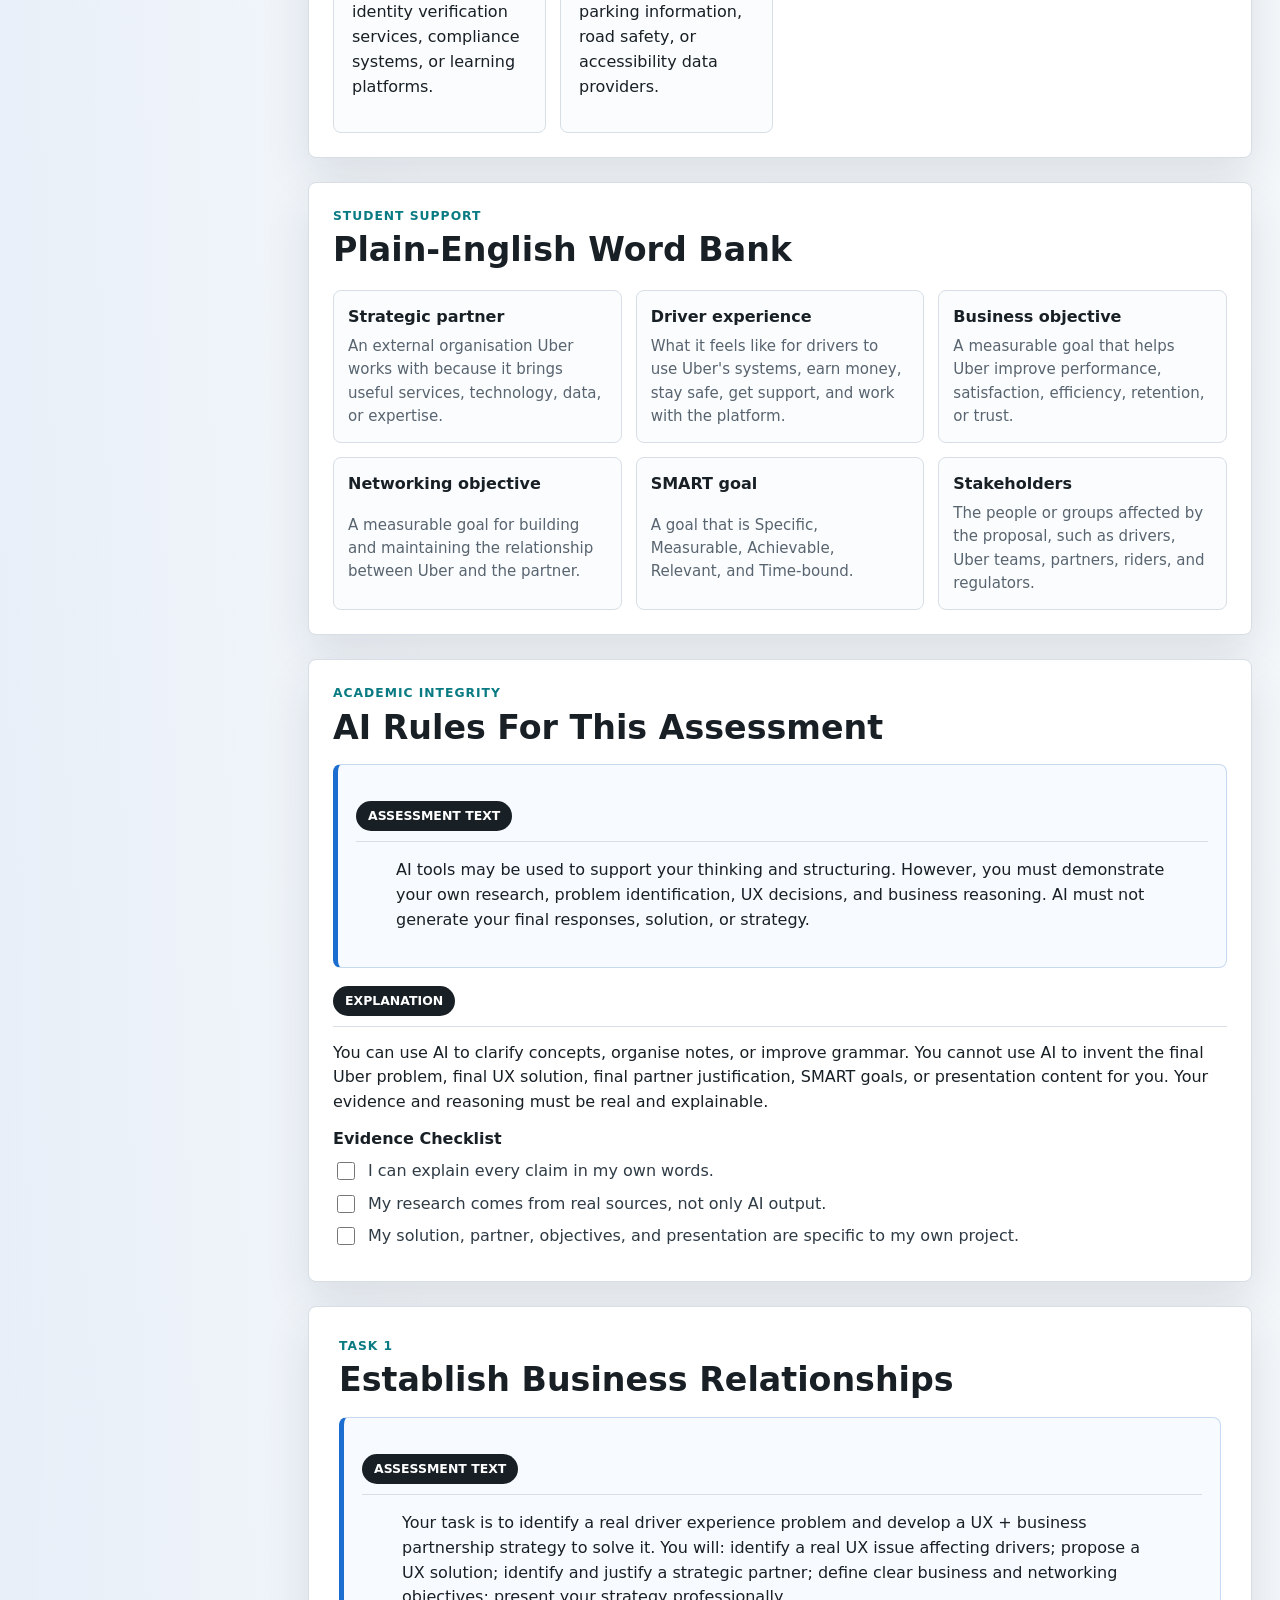
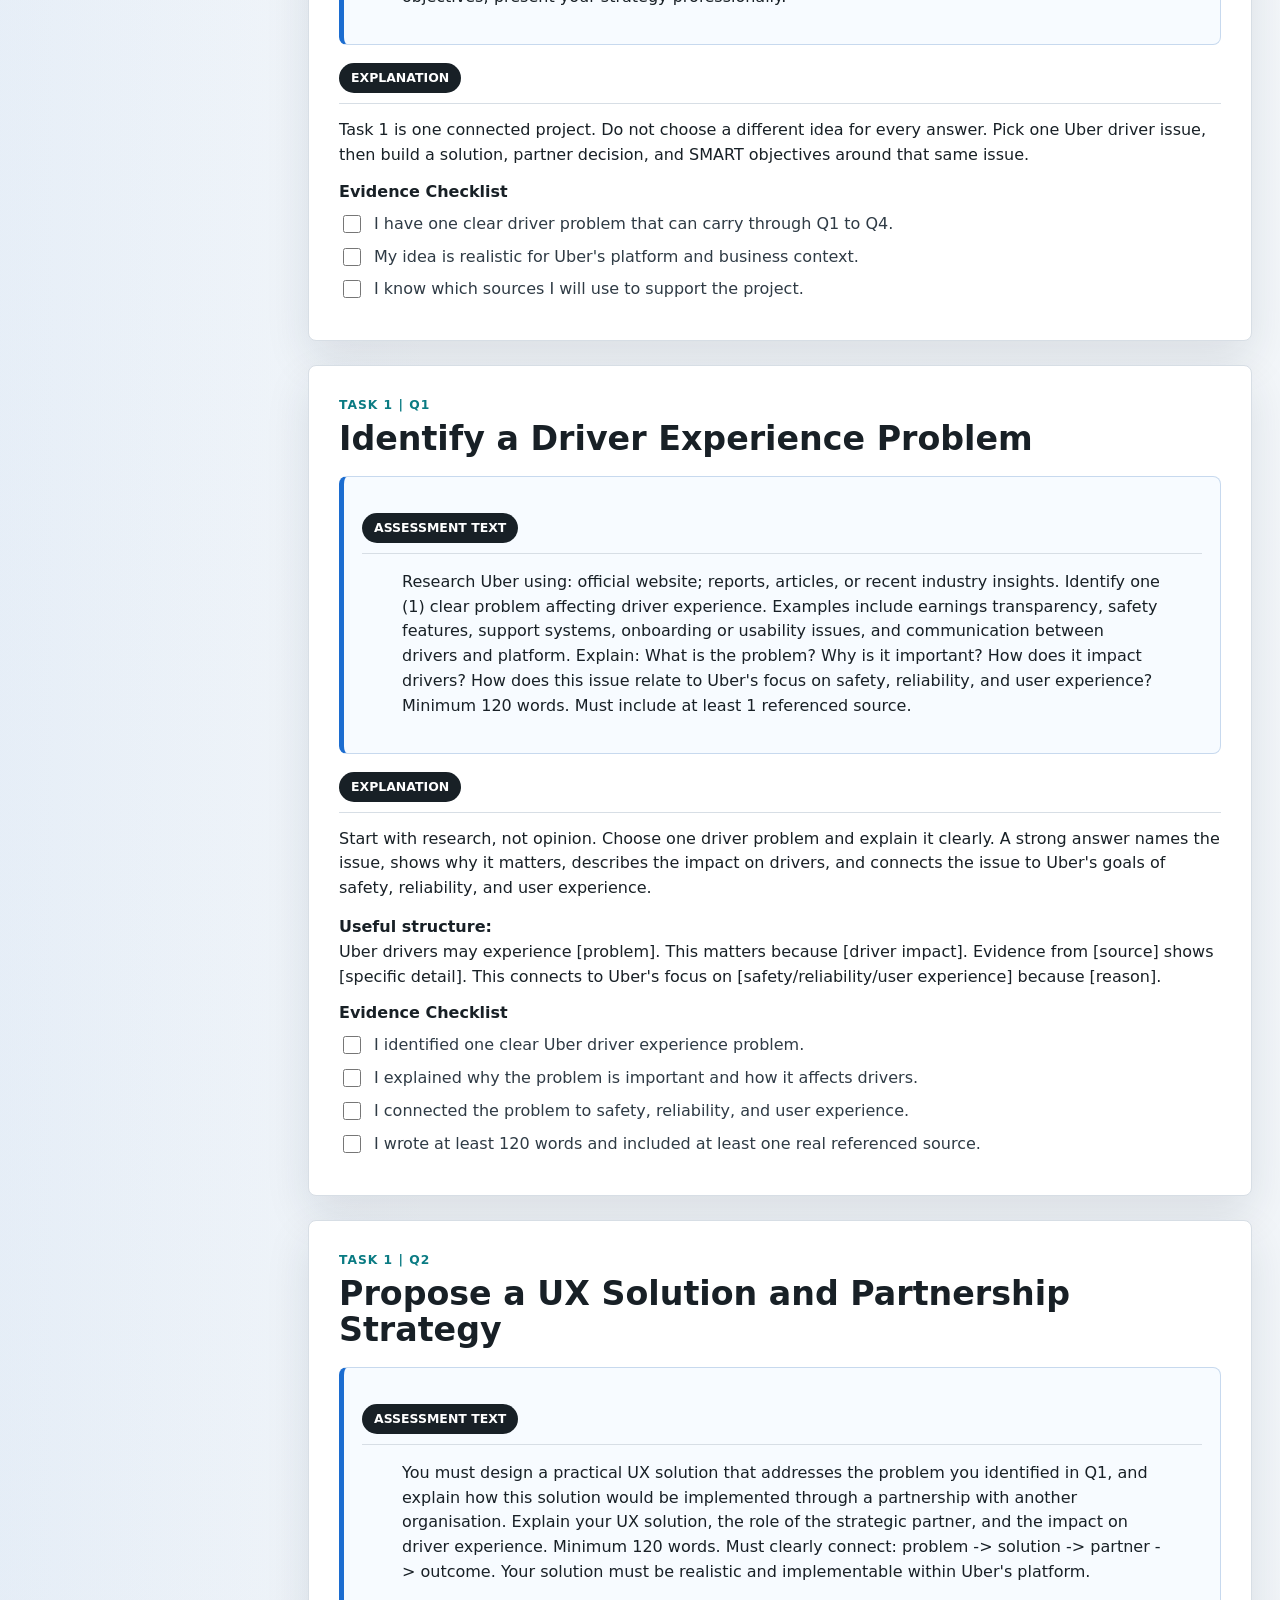
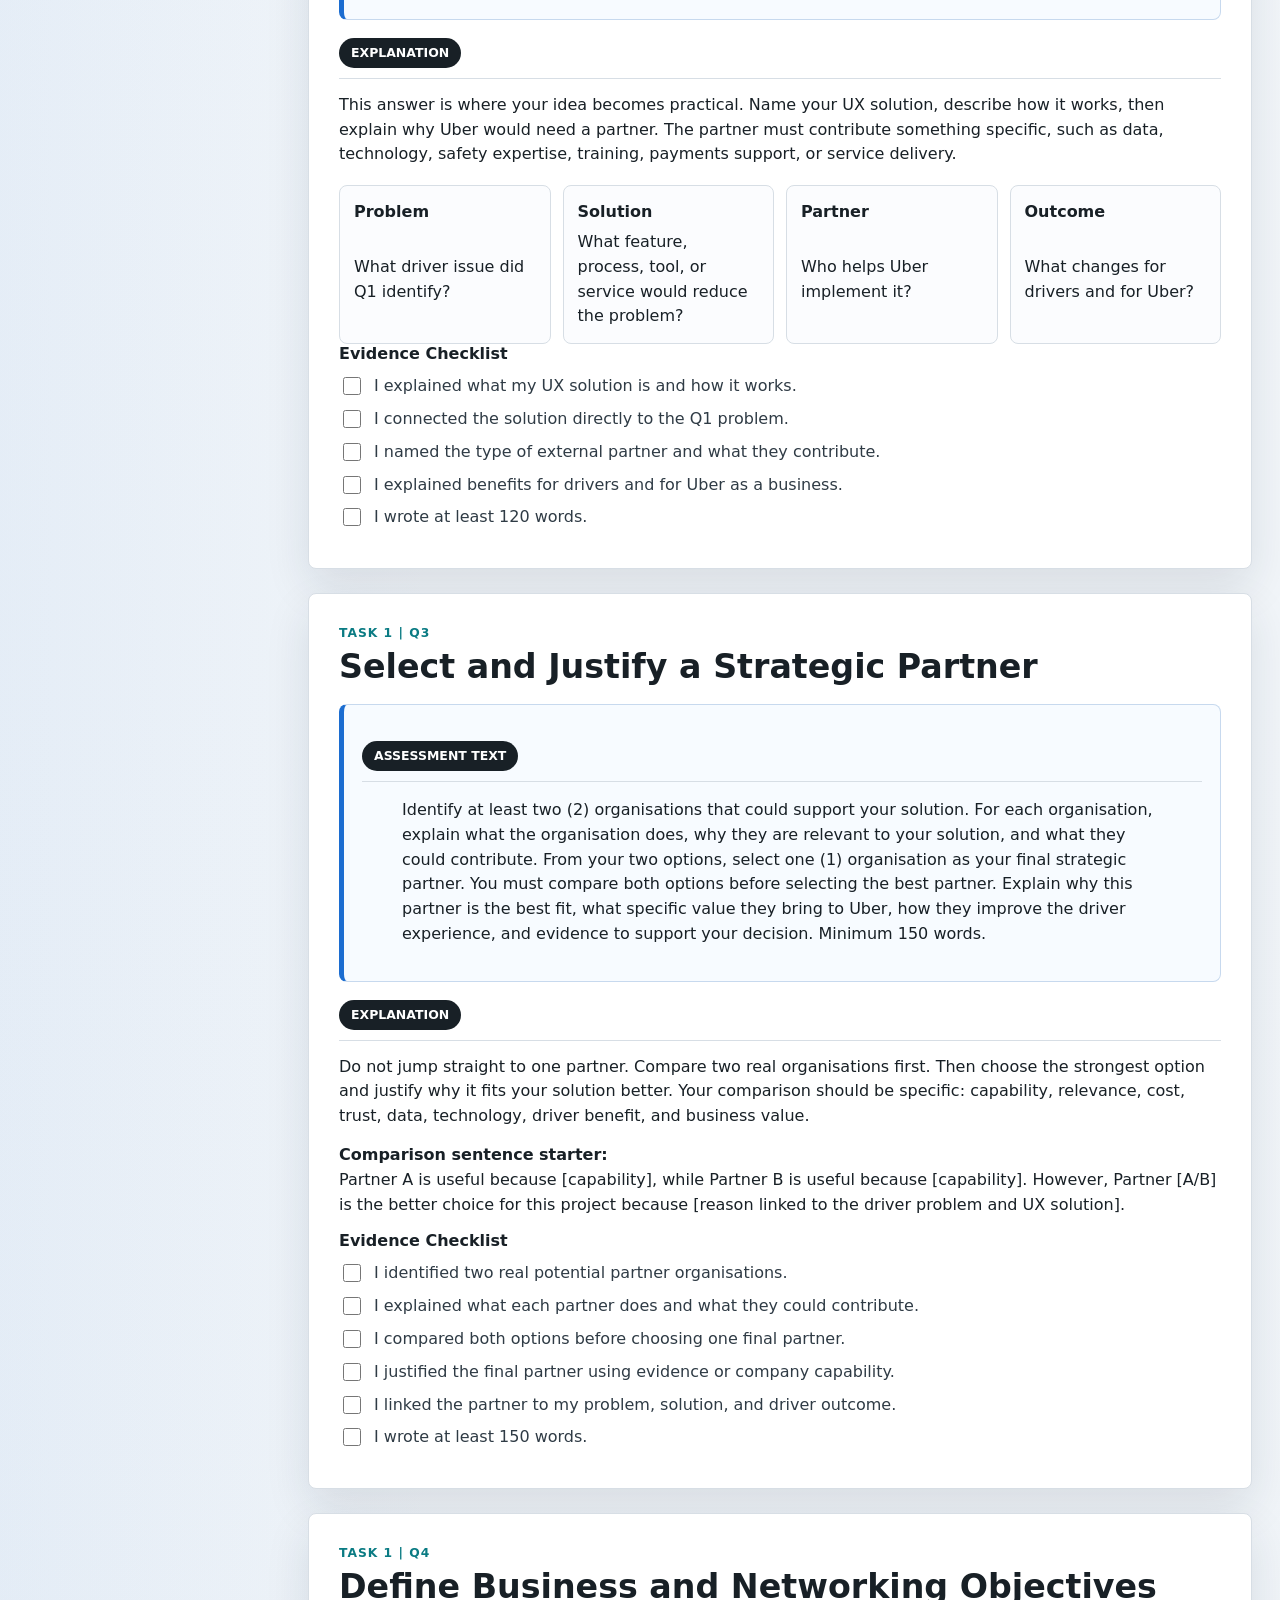
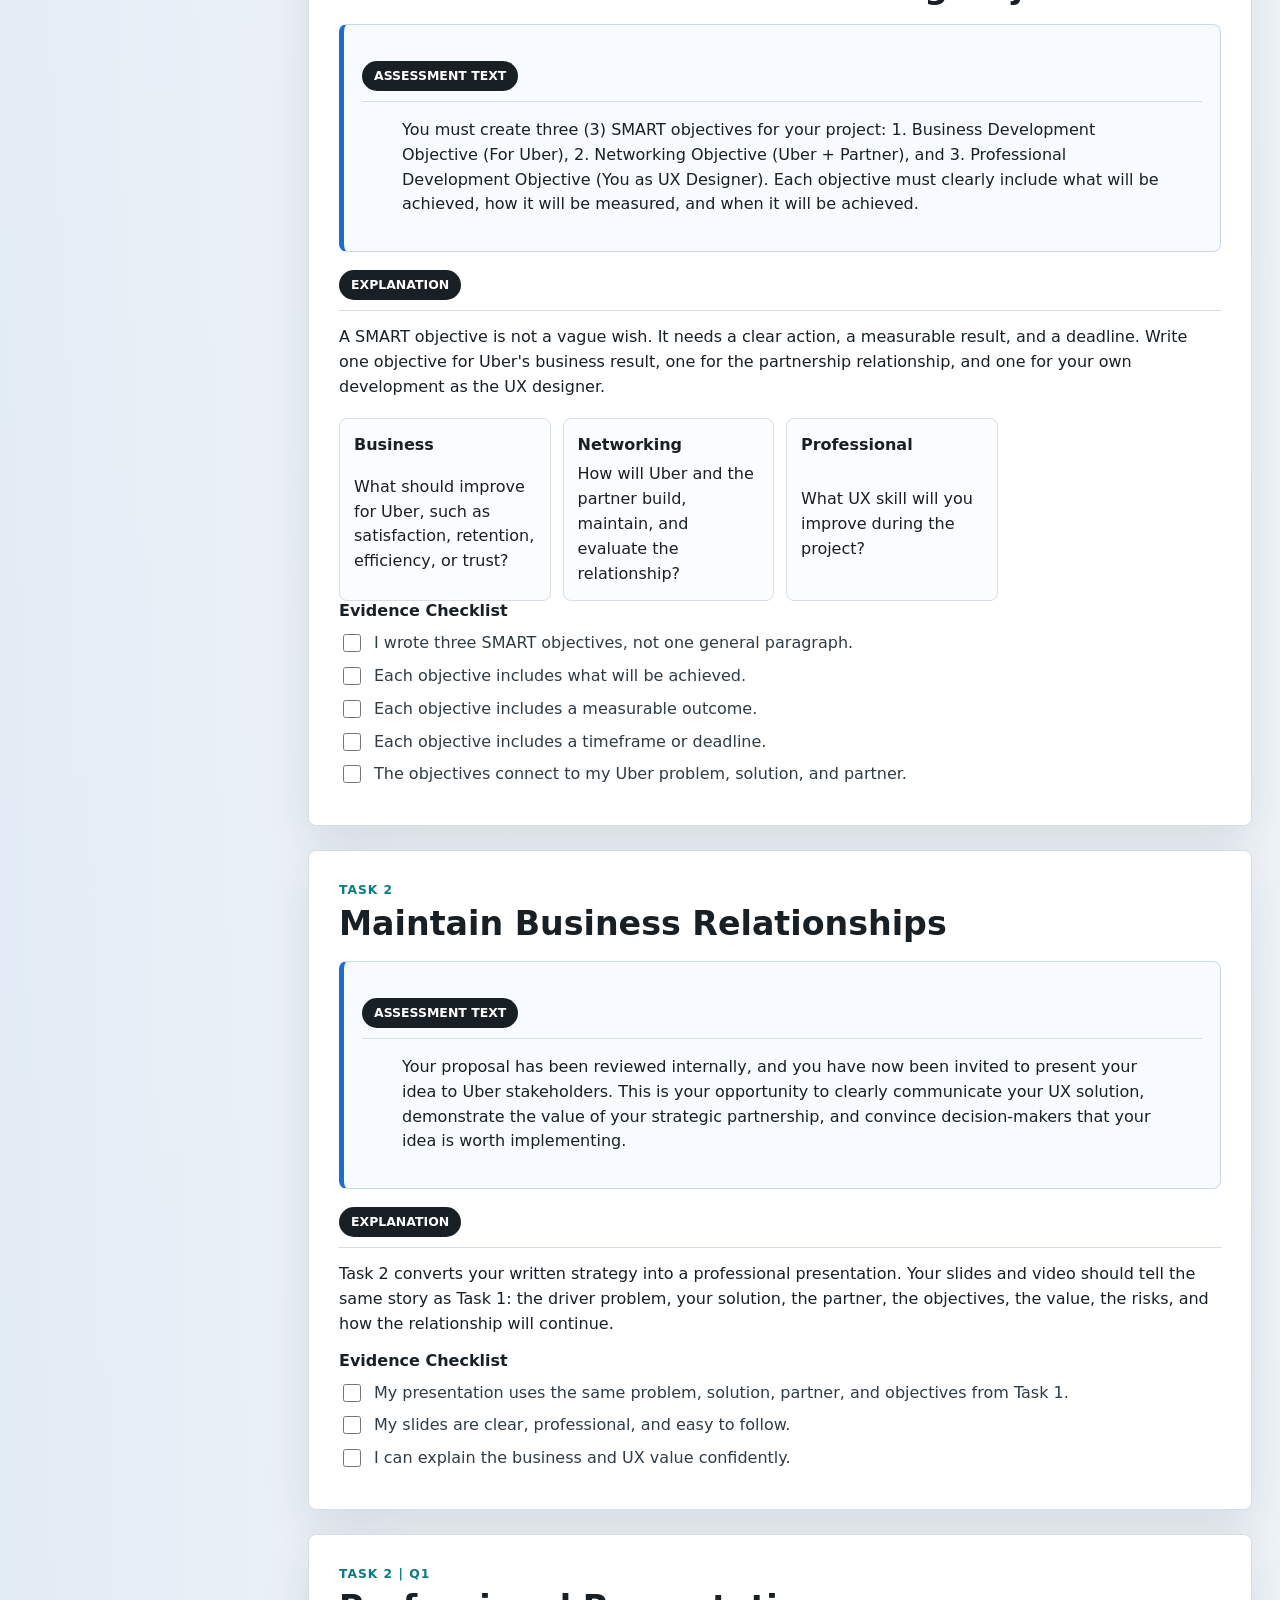
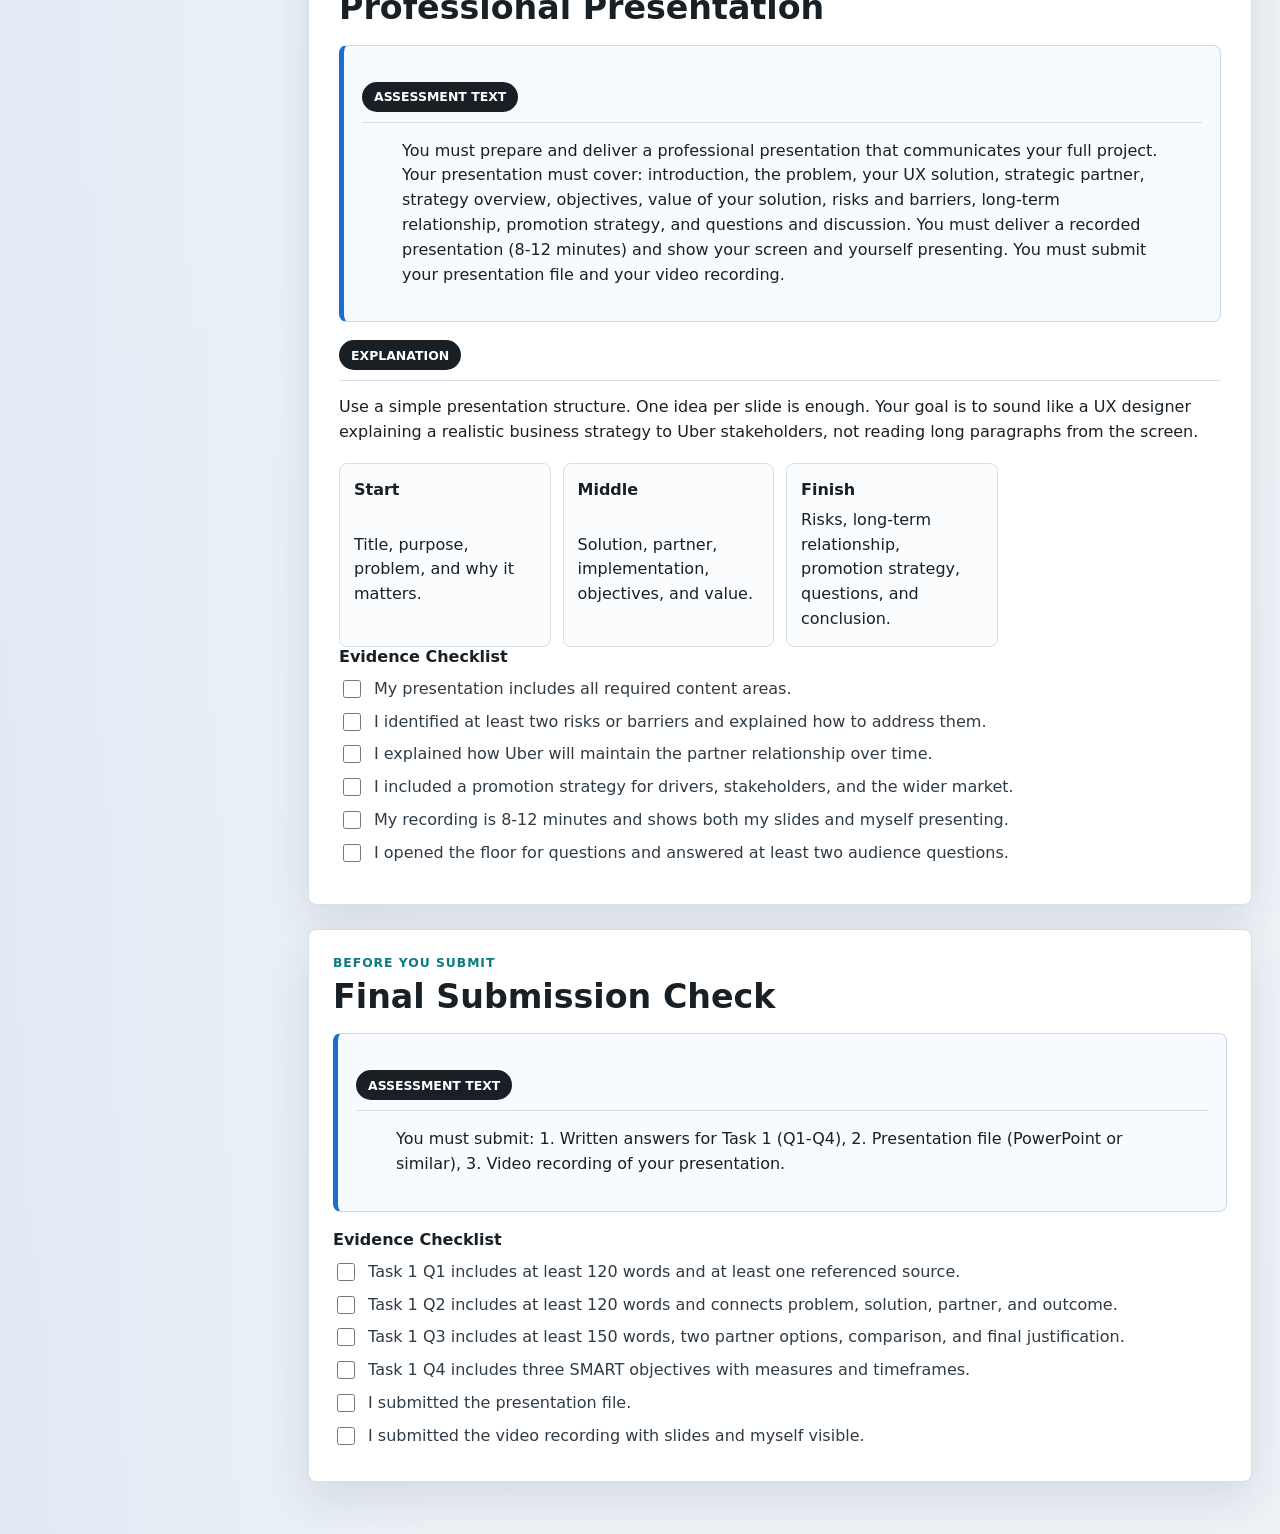
<file: a50206-understanding-the-ux-workplace-assessment-1/index.html>
<!doctype html>
<html lang="en">
  <head>
    <meta charset="utf-8" />
    <meta name="viewport" content="width=device-width, initial-scale=1" />
    <title>A50206 Understanding the UX Workplace - Assessment 1</title>
    <link rel="stylesheet" href="../a50200-user-experience-solutions-assessment-1/styles.css" />
    <style>
      .method-table {
        display: grid;
        grid-template-columns: repeat(4, 1fr);
        gap: 12px;
        margin-top: 18px;
      }

      .method-table div {
        display: grid;
        gap: 5px;
        padding: 14px;
        border: 1px solid var(--line);
        border-radius: var(--radius);
        background: #fbfcfe;
      }

      .method-table strong {
        color: var(--ink);
      }

      @media (max-width: 860px) {
        .topbar {
          gap: 12px;
        }

        .topbar h1 {
          font-size: 1.1rem;
        }

        .sidebar nav {
          max-height: 320px;
          overflow-y: auto;
          padding-right: 4px;
        }

        .method-table {
          grid-template-columns: 1fr;
        }
      }

      @media (max-width: 540px) {
        .topbar-actions {
          position: absolute;
          right: 16px;
          top: 16px;
        }

        .topbar > div:first-of-type {
          padding-right: 104px;
        }

        .sidebar {
          padding: 12px;
        }

        .sidebar nav {
          max-height: 260px;
        }
      }
    </style>
  </head>
  <body>
    <a class="skip-link" href="#main">Skip to guide</a>

    <header class="topbar">
      <div>
        <p class="eyebrow">Diploma of User Experience Design</p>
        <h1>A50206 Understanding the UX Workplace - Assessment 1</h1>
        <p class="trainer-mini">Prepared by Nelson David Moncayo, Trainer</p>
      </div>
      <div class="trainer-contact-top">
        <a href="mailto:nmoncayo@apc.edu.au">nmoncayo@apc.edu.au</a>
        <a href="https://wa.me/6141639788">WhatsApp 041639788</a>
      </div>
      <div class="topbar-actions">
        <button class="icon-button" type="button" data-print title="Print guide" aria-label="Print guide">
          <svg aria-hidden="true" viewBox="0 0 24 24">
            <path d="M7 8V4h10v4" />
            <path d="M7 17H5a2 2 0 0 1-2-2v-5a2 2 0 0 1 2-2h14a2 2 0 0 1 2 2v5a2 2 0 0 1-2 2h-2" />
            <path d="M7 14h10v6H7z" />
          </svg>
        </button>
        <button class="icon-button" type="button" data-reset title="Reset checked items" aria-label="Reset checked items">
          <svg aria-hidden="true" viewBox="0 0 24 24">
            <path d="M3 12a9 9 0 1 0 3-6.7" />
            <path d="M3 4v6h6" />
          </svg>
        </button>
      </div>
    </header>

    <aside class="sidebar" aria-label="Guide navigation">
      <div class="progress-card">
        <span class="progress-label">Guide progress</span>
        <div class="progress-track" aria-hidden="true"><span data-progress-bar></span></div>
        <span class="progress-count" data-progress-count>0 of 0 checked</span>
      </div>
      <div class="trainer-card">
        <span class="trainer-role">Trainer</span>
        <strong>Nelson David Moncayo</strong>
        <a href="mailto:nmoncayo@apc.edu.au">nmoncayo@apc.edu.au</a>
        <a href="https://wa.me/6141639788">WhatsApp 041639788</a>
      </div>
      <nav>
        <a class="nav-main" href="#overview">Overview</a>
        <a class="nav-main" href="#quick-start">How to use</a>
        <a class="nav-main" href="#assessment-template">Download template</a>
        <span class="nav-section">Student support</span>
        <a class="nav-sub" href="#project-map">Project map</a>
        <a class="nav-sub" href="#partner-bank">Partner ideas</a>
        <a class="nav-sub" href="#word-bank">Word bank</a>
        <a class="nav-sub" href="#ai-rules">AI rules</a>
        <span class="nav-section">Task 1</span>
        <a class="nav-task" href="#task-1">Task 1 overview</a>
        <a class="nav-sub" href="#task-1-q1">Q1 Driver problem</a>
        <a class="nav-sub" href="#task-1-q2">Q2 UX solution</a>
        <a class="nav-sub" href="#task-1-q3">Q3 Partner selection</a>
        <a class="nav-sub" href="#task-1-q4">Q4 SMART objectives</a>
        <span class="nav-section">Task 2</span>
        <a class="nav-task" href="#task-2">Task 2 overview</a>
        <a class="nav-sub" href="#task-2-q1">Q1 Presentation</a>
        <a class="nav-main" href="#submission">Submission check</a>
      </nav>
    </aside>

    <main id="main">
      <section id="overview" class="hero section-panel">
        <div class="hero-copy">
          <p class="eyebrow">50% Project | BSBTWK401</p>
          <h2>Assessment 1: Build and maintain a business relationship through a UX partnership strategy.</h2>
          <p>
            This guide helps you complete A50206 Understanding the UX Workplace. You are working as a UX Designer at Uber, identifying a real driver experience problem and developing a UX solution supported by a strategic business partner.
          </p>
          <p>
            Read the assessment text first, then use the explanation and evidence checklist to make sure each response is specific, researched, and connected to the same project idea.
          </p>
          <div class="trainer-intro">
            <strong>Trainer: Nelson David Moncayo</strong>
            <span>Email: <a href="mailto:nmoncayo@apc.edu.au">nmoncayo@apc.edu.au</a></span>
            <span>WhatsApp: <a href="https://wa.me/6141639788">041639788</a></span>
          </div>
          <div id="assessment-template" class="template-callout">
            <p class="eyebrow">Start Here</p>
            <h3>Download the official assessment template</h3>
            <p>Click the Google Doc below, download or make a copy, and complete your assessment in that template before submitting.</p>
            <a class="button primary" href="https://docs.google.com/document/d/1bVmPdccSefc2UfjgfwPWoqU9At_G7lk4MGcGTJfSDL4/edit?usp=drive_link">Open Google Doc template</a>
          </div>
          <p class="ownership-note">
            This student guide was prepared by Nelson David Moncayo for his students. It is trainer-created support material and must not be copied, reused, or redistributed by another trainer or person without permission.
          </p>
          <div class="hero-actions">
            <a class="button primary" href="#assessment-template">Download template</a>
            <a class="button secondary" href="#task-1">Start Task 1</a>
            <a class="button secondary" href="#submission">View checklist</a>
          </div>
        </div>
        <div class="hero-visual" aria-label="Assessment workflow diagram">
          <div class="flow-node">
            <span>1</span>
            <strong>Find the driver problem</strong>
            <small>Use real Uber research and evidence</small>
          </div>
          <div class="flow-line"></div>
          <div class="flow-node">
            <span>2</span>
            <strong>Design the partnership</strong>
            <small>Connect problem, solution, partner, outcome</small>
          </div>
          <div class="flow-line"></div>
          <div class="flow-node">
            <span>3</span>
            <strong>Present the strategy</strong>
            <small>Use slides, video, questions, and discussion</small>
          </div>
        </div>
      </section>

      <section id="quick-start" class="section-panel compact">
        <h2>How To Use This Guide</h2>
        <div class="three-col">
          <article class="mini-card">
            <span class="badge">1</span>
            <h3>Read the task</h3>
            <p>Start with the assessment wording. Notice whether the question asks you to identify, propose, justify, compare, define, present, or submit evidence.</p>
          </article>
          <article class="mini-card">
            <span class="badge">2</span>
            <h3>Follow the tips</h3>
            <p>Use the guide to plan your own answer. Keep the same driver problem, UX solution, partner, and objectives connected across every question.</p>
          </article>
          <article class="mini-card">
            <span class="badge">3</span>
            <h3>Check the evidence</h3>
            <p>Before submitting, confirm you have real sources, clear reasoning, SMART measures, slides, and a recorded presentation where required.</p>
          </article>
        </div>
        <div class="plain-steps">
          <h3>Simple Way To Work Through Each Question</h3>
          <div><span>Choose</span><p>Choose one real Uber driver problem that you can research and explain clearly.</p></div>
          <div><span>Connect</span><p>Connect every later answer back to that same problem so the project feels like one strategy.</p></div>
          <div><span>Research</span><p>Use Uber pages, reports, recent articles, industry data, or partner websites as evidence.</p></div>
          <div><span>Explain</span><p>Write in your own words and explain why the solution helps drivers and Uber as a business.</p></div>
          <div><span>Present</span><p>Turn the written strategy into a clear slide presentation with a confident recorded delivery.</p></div>
        </div>
      </section>

      <section id="project-map" class="section-panel compact">
        <p class="eyebrow">Student Support</p>
        <h2>Keep One Clear Project Line</h2>
        <p>Students often get lost when each answer feels separate. Use this sequence as your project spine from Task 1 to Task 2.</p>
        <div class="method-table">
          <div><strong>Problem</strong><span>What is difficult, unclear, unsafe, slow, expensive, or stressful for Uber drivers?</span></div>
          <div><strong>Solution</strong><span>What UX feature, service flow, dashboard, support tool, or process would improve the driver experience?</span></div>
          <div><strong>Partner</strong><span>Which external organisation can help Uber deliver the solution with real capability?</span></div>
          <div><strong>Objectives</strong><span>How will Uber, the partner, and you measure success?</span></div>
          <div><strong>Presentation</strong><span>How will you explain the strategy professionally to Uber stakeholders?</span></div>
        </div>
      </section>

      <section id="partner-bank" class="section-panel compact">
        <p class="eyebrow">Student Support</p>
        <h2>Partner Ideas You Could Research</h2>
        <p>These examples are only starting points. You must research real organisations and choose partners that match your own problem and solution.</p>
        <div class="option-grid">
          <article><h3>Earnings Transparency</h3><p>Fintech, payroll analytics, tax support, accounting, or banking partners that help drivers track income, costs, and earnings patterns.</p></article>
          <article><h3>Driver Safety</h3><p>Safety technology, insurance, emergency response, dashcam, location-sharing, or risk analytics organisations.</p></article>
          <article><h3>Support Systems</h3><p>Customer support platforms, AI triage tools, call centre providers, mediation services, or driver advocacy organisations.</p></article>
          <article><h3>Fuel And Costs</h3><p>Fuel cards, EV charging networks, vehicle maintenance providers, leasing partners, or discount programs.</p></article>
          <article><h3>Onboarding</h3><p>Training providers, identity verification services, compliance systems, or learning platforms.</p></article>
          <article><h3>Navigation</h3><p>Mapping, traffic data, parking information, road safety, or accessibility data providers.</p></article>
        </div>
      </section>

      <section id="word-bank" class="section-panel compact">
        <p class="eyebrow">Student Support</p>
        <h2>Plain-English Word Bank</h2>
        <div class="word-grid">
          <div><strong>Strategic partner</strong><span>An external organisation Uber works with because it brings useful services, technology, data, or expertise.</span></div>
          <div><strong>Driver experience</strong><span>What it feels like for drivers to use Uber's systems, earn money, stay safe, get support, and work with the platform.</span></div>
          <div><strong>Business objective</strong><span>A measurable goal that helps Uber improve performance, satisfaction, efficiency, retention, or trust.</span></div>
          <div><strong>Networking objective</strong><span>A measurable goal for building and maintaining the relationship between Uber and the partner.</span></div>
          <div><strong>SMART goal</strong><span>A goal that is Specific, Measurable, Achievable, Relevant, and Time-bound.</span></div>
          <div><strong>Stakeholders</strong><span>The people or groups affected by the proposal, such as drivers, Uber teams, partners, riders, and regulators.</span></div>
        </div>
      </section>

      <section id="ai-rules" class="section-panel compact">
        <p class="eyebrow">Academic Integrity</p>
        <h2>AI Rules For This Assessment</h2>
        <div class="assessment-text">
          <div class="guide-section-label"><span>Assessment Text</span></div>
          <blockquote>
            AI tools may be used to support your thinking and structuring. However, you must demonstrate your own research, problem identification, UX decisions, and business reasoning. AI must not generate your final responses, solution, or strategy.
          </blockquote>
        </div>
        <div class="explanation-block">
          <div class="guide-section-label"><span>Explanation</span></div>
          <p>You can use AI to clarify concepts, organise notes, or improve grammar. You cannot use AI to invent the final Uber problem, final UX solution, final partner justification, SMART goals, or presentation content for you. Your evidence and reasoning must be real and explainable.</p>
        </div>
        <div class="evidence-card">
          <h3>Evidence Checklist</h3>
          <label><input type="checkbox" data-check /> I can explain every claim in my own words.</label>
          <label><input type="checkbox" data-check /> My research comes from real sources, not only AI output.</label>
          <label><input type="checkbox" data-check /> My solution, partner, objectives, and presentation are specific to my own project.</label>
        </div>
      </section>

      <section id="task-1" class="section-panel">
        <div class="section-heading">
          <p class="eyebrow">Task 1</p>
          <h2>Establish Business Relationships</h2>
        </div>
        <div class="assessment-text">
          <div class="guide-section-label"><span>Assessment Text</span></div>
          <blockquote>
            Your task is to identify a real driver experience problem and develop a UX + business partnership strategy to solve it. You will: identify a real UX issue affecting drivers; propose a UX solution; identify and justify a strategic partner; define clear business and networking objectives; present your strategy professionally.
          </blockquote>
        </div>
        <div class="explanation-block">
          <div class="guide-section-label"><span>Explanation</span></div>
          <p>Task 1 is one connected project. Do not choose a different idea for every answer. Pick one Uber driver issue, then build a solution, partner decision, and SMART objectives around that same issue.</p>
        </div>
        <div class="evidence-card">
          <h3>Evidence Checklist</h3>
          <label><input type="checkbox" data-check /> I have one clear driver problem that can carry through Q1 to Q4.</label>
          <label><input type="checkbox" data-check /> My idea is realistic for Uber's platform and business context.</label>
          <label><input type="checkbox" data-check /> I know which sources I will use to support the project.</label>
        </div>
      </section>

      <section id="task-1-q1" class="section-panel">
        <p class="eyebrow">Task 1 | Q1</p>
        <h2>Identify a Driver Experience Problem</h2>
        <div class="assessment-text">
          <div class="guide-section-label"><span>Assessment Text</span></div>
          <blockquote>
            Research Uber using: official website; reports, articles, or recent industry insights. Identify one (1) clear problem affecting driver experience. Examples include earnings transparency, safety features, support systems, onboarding or usability issues, and communication between drivers and platform. Explain: What is the problem? Why is it important? How does it impact drivers? How does this issue relate to Uber's focus on safety, reliability, and user experience? Minimum 120 words. Must include at least 1 referenced source.
          </blockquote>
        </div>
        <div class="explanation-block">
          <div class="guide-section-label"><span>Explanation</span></div>
          <p>Start with research, not opinion. Choose one driver problem and explain it clearly. A strong answer names the issue, shows why it matters, describes the impact on drivers, and connects the issue to Uber's goals of safety, reliability, and user experience.</p>
          <div class="example-box">
            <strong>Useful structure:</strong>
            <p>Uber drivers may experience [problem]. This matters because [driver impact]. Evidence from [source] shows [specific detail]. This connects to Uber's focus on [safety/reliability/user experience] because [reason].</p>
          </div>
        </div>
        <div class="evidence-card">
          <h3>Evidence Checklist</h3>
          <label><input type="checkbox" data-check /> I identified one clear Uber driver experience problem.</label>
          <label><input type="checkbox" data-check /> I explained why the problem is important and how it affects drivers.</label>
          <label><input type="checkbox" data-check /> I connected the problem to safety, reliability, and user experience.</label>
          <label><input type="checkbox" data-check /> I wrote at least 120 words and included at least one real referenced source.</label>
        </div>
      </section>

      <section id="task-1-q2" class="section-panel">
        <p class="eyebrow">Task 1 | Q2</p>
        <h2>Propose a UX Solution and Partnership Strategy</h2>
        <div class="assessment-text">
          <div class="guide-section-label"><span>Assessment Text</span></div>
          <blockquote>
            You must design a practical UX solution that addresses the problem you identified in Q1, and explain how this solution would be implemented through a partnership with another organisation. Explain your UX solution, the role of the strategic partner, and the impact on driver experience. Minimum 120 words. Must clearly connect: problem -> solution -> partner -> outcome. Your solution must be realistic and implementable within Uber's platform.
          </blockquote>
        </div>
        <div class="explanation-block">
          <div class="guide-section-label"><span>Explanation</span></div>
          <p>This answer is where your idea becomes practical. Name your UX solution, describe how it works, then explain why Uber would need a partner. The partner must contribute something specific, such as data, technology, safety expertise, training, payments support, or service delivery.</p>
          <div class="method-table">
            <div><strong>Problem</strong><span>What driver issue did Q1 identify?</span></div>
            <div><strong>Solution</strong><span>What feature, process, tool, or service would reduce the problem?</span></div>
            <div><strong>Partner</strong><span>Who helps Uber implement it?</span></div>
            <div><strong>Outcome</strong><span>What changes for drivers and for Uber?</span></div>
          </div>
        </div>
        <div class="evidence-card">
          <h3>Evidence Checklist</h3>
          <label><input type="checkbox" data-check /> I explained what my UX solution is and how it works.</label>
          <label><input type="checkbox" data-check /> I connected the solution directly to the Q1 problem.</label>
          <label><input type="checkbox" data-check /> I named the type of external partner and what they contribute.</label>
          <label><input type="checkbox" data-check /> I explained benefits for drivers and for Uber as a business.</label>
          <label><input type="checkbox" data-check /> I wrote at least 120 words.</label>
        </div>
      </section>

      <section id="task-1-q3" class="section-panel">
        <p class="eyebrow">Task 1 | Q3</p>
        <h2>Select and Justify a Strategic Partner</h2>
        <div class="assessment-text">
          <div class="guide-section-label"><span>Assessment Text</span></div>
          <blockquote>
            Identify at least two (2) organisations that could support your solution. For each organisation, explain what the organisation does, why they are relevant to your solution, and what they could contribute. From your two options, select one (1) organisation as your final strategic partner. You must compare both options before selecting the best partner. Explain why this partner is the best fit, what specific value they bring to Uber, how they improve the driver experience, and evidence to support your decision. Minimum 150 words.
          </blockquote>
        </div>
        <div class="explanation-block">
          <div class="guide-section-label"><span>Explanation</span></div>
          <p>Do not jump straight to one partner. Compare two real organisations first. Then choose the strongest option and justify why it fits your solution better. Your comparison should be specific: capability, relevance, cost, trust, data, technology, driver benefit, and business value.</p>
          <div class="example-box">
            <strong>Comparison sentence starter:</strong>
            <p>Partner A is useful because [capability], while Partner B is useful because [capability]. However, Partner [A/B] is the better choice for this project because [reason linked to the driver problem and UX solution].</p>
          </div>
        </div>
        <div class="evidence-card">
          <h3>Evidence Checklist</h3>
          <label><input type="checkbox" data-check /> I identified two real potential partner organisations.</label>
          <label><input type="checkbox" data-check /> I explained what each partner does and what they could contribute.</label>
          <label><input type="checkbox" data-check /> I compared both options before choosing one final partner.</label>
          <label><input type="checkbox" data-check /> I justified the final partner using evidence or company capability.</label>
          <label><input type="checkbox" data-check /> I linked the partner to my problem, solution, and driver outcome.</label>
          <label><input type="checkbox" data-check /> I wrote at least 150 words.</label>
        </div>
      </section>

      <section id="task-1-q4" class="section-panel">
        <p class="eyebrow">Task 1 | Q4</p>
        <h2>Define Business and Networking Objectives</h2>
        <div class="assessment-text">
          <div class="guide-section-label"><span>Assessment Text</span></div>
          <blockquote>
            You must create three (3) SMART objectives for your project: 1. Business Development Objective (For Uber), 2. Networking Objective (Uber + Partner), and 3. Professional Development Objective (You as UX Designer). Each objective must clearly include what will be achieved, how it will be measured, and when it will be achieved.
          </blockquote>
        </div>
        <div class="explanation-block">
          <div class="guide-section-label"><span>Explanation</span></div>
          <p>A SMART objective is not a vague wish. It needs a clear action, a measurable result, and a deadline. Write one objective for Uber's business result, one for the partnership relationship, and one for your own development as the UX designer.</p>
          <div class="method-table">
            <div><strong>Business</strong><span>What should improve for Uber, such as satisfaction, retention, efficiency, or trust?</span></div>
            <div><strong>Networking</strong><span>How will Uber and the partner build, maintain, and evaluate the relationship?</span></div>
            <div><strong>Professional</strong><span>What UX skill will you improve during the project?</span></div>
          </div>
        </div>
        <div class="evidence-card">
          <h3>Evidence Checklist</h3>
          <label><input type="checkbox" data-check /> I wrote three SMART objectives, not one general paragraph.</label>
          <label><input type="checkbox" data-check /> Each objective includes what will be achieved.</label>
          <label><input type="checkbox" data-check /> Each objective includes a measurable outcome.</label>
          <label><input type="checkbox" data-check /> Each objective includes a timeframe or deadline.</label>
          <label><input type="checkbox" data-check /> The objectives connect to my Uber problem, solution, and partner.</label>
        </div>
      </section>

      <section id="task-2" class="section-panel">
        <div class="section-heading">
          <p class="eyebrow">Task 2</p>
          <h2>Maintain Business Relationships</h2>
        </div>
        <div class="assessment-text">
          <div class="guide-section-label"><span>Assessment Text</span></div>
          <blockquote>
            Your proposal has been reviewed internally, and you have now been invited to present your idea to Uber stakeholders. This is your opportunity to clearly communicate your UX solution, demonstrate the value of your strategic partnership, and convince decision-makers that your idea is worth implementing.
          </blockquote>
        </div>
        <div class="explanation-block">
          <div class="guide-section-label"><span>Explanation</span></div>
          <p>Task 2 converts your written strategy into a professional presentation. Your slides and video should tell the same story as Task 1: the driver problem, your solution, the partner, the objectives, the value, the risks, and how the relationship will continue.</p>
        </div>
        <div class="evidence-card">
          <h3>Evidence Checklist</h3>
          <label><input type="checkbox" data-check /> My presentation uses the same problem, solution, partner, and objectives from Task 1.</label>
          <label><input type="checkbox" data-check /> My slides are clear, professional, and easy to follow.</label>
          <label><input type="checkbox" data-check /> I can explain the business and UX value confidently.</label>
        </div>
      </section>

      <section id="task-2-q1" class="section-panel">
        <p class="eyebrow">Task 2 | Q1</p>
        <h2>Professional Presentation</h2>
        <div class="assessment-text">
          <div class="guide-section-label"><span>Assessment Text</span></div>
          <blockquote>
            You must prepare and deliver a professional presentation that communicates your full project. Your presentation must cover: introduction, the problem, your UX solution, strategic partner, strategy overview, objectives, value of your solution, risks and barriers, long-term relationship, promotion strategy, and questions and discussion. You must deliver a recorded presentation (8-12 minutes) and show your screen and yourself presenting. You must submit your presentation file and your video recording.
          </blockquote>
        </div>
        <div class="explanation-block">
          <div class="guide-section-label"><span>Explanation</span></div>
          <p>Use a simple presentation structure. One idea per slide is enough. Your goal is to sound like a UX designer explaining a realistic business strategy to Uber stakeholders, not reading long paragraphs from the screen.</p>
          <div class="method-table">
            <div><strong>Start</strong><span>Title, purpose, problem, and why it matters.</span></div>
            <div><strong>Middle</strong><span>Solution, partner, implementation, objectives, and value.</span></div>
            <div><strong>Finish</strong><span>Risks, long-term relationship, promotion strategy, questions, and conclusion.</span></div>
          </div>
        </div>
        <div class="evidence-card">
          <h3>Evidence Checklist</h3>
          <label><input type="checkbox" data-check /> My presentation includes all required content areas.</label>
          <label><input type="checkbox" data-check /> I identified at least two risks or barriers and explained how to address them.</label>
          <label><input type="checkbox" data-check /> I explained how Uber will maintain the partner relationship over time.</label>
          <label><input type="checkbox" data-check /> I included a promotion strategy for drivers, stakeholders, and the wider market.</label>
          <label><input type="checkbox" data-check /> My recording is 8-12 minutes and shows both my slides and myself presenting.</label>
          <label><input type="checkbox" data-check /> I opened the floor for questions and answered at least two audience questions.</label>
        </div>
      </section>

      <section id="submission" class="section-panel compact">
        <p class="eyebrow">Before You Submit</p>
        <h2>Final Submission Check</h2>
        <div class="assessment-text">
          <div class="guide-section-label"><span>Assessment Text</span></div>
          <blockquote>
            You must submit: 1. Written answers for Task 1 (Q1-Q4), 2. Presentation file (PowerPoint or similar), 3. Video recording of your presentation.
          </blockquote>
        </div>
        <div class="evidence-card">
          <h3>Evidence Checklist</h3>
          <label><input type="checkbox" data-check /> Task 1 Q1 includes at least 120 words and at least one referenced source.</label>
          <label><input type="checkbox" data-check /> Task 1 Q2 includes at least 120 words and connects problem, solution, partner, and outcome.</label>
          <label><input type="checkbox" data-check /> Task 1 Q3 includes at least 150 words, two partner options, comparison, and final justification.</label>
          <label><input type="checkbox" data-check /> Task 1 Q4 includes three SMART objectives with measures and timeframes.</label>
          <label><input type="checkbox" data-check /> I submitted the presentation file.</label>
          <label><input type="checkbox" data-check /> I submitted the video recording with slides and myself visible.</label>
        </div>
      </section>
    </main>

    <script>
      const checks = Array.from(document.querySelectorAll("[data-check]"));
      const progressBar = document.querySelector("[data-progress-bar]");
      const progressCount = document.querySelector("[data-progress-count]");
      const resetButton = document.querySelector("[data-reset]");
      const printButton = document.querySelector("[data-print]");
      const navLinks = Array.from(document.querySelectorAll(".sidebar nav a"));
      const sections = navLinks
        .map((link) => document.querySelector(link.getAttribute("href")))
        .filter(Boolean);

      const storageKey = "a50206-understanding-the-ux-workplace-assessment-1-checks";

      function readState() {
        try {
          return JSON.parse(localStorage.getItem(storageKey)) || {};
        } catch {
          return {};
        }
      }

      function writeState() {
        const state = {};
        checks.forEach((check, index) => {
          state[index] = check.checked;
        });
        localStorage.setItem(storageKey, JSON.stringify(state));
      }

      function updateProgress() {
        const total = checks.length;
        const done = checks.filter((check) => check.checked).length;
        const percent = total ? Math.round((done / total) * 100) : 0;
        if (progressBar) progressBar.style.width = `${percent}%`;
        if (progressCount) progressCount.textContent = `${done} of ${total} checked`;
      }

      function hydrateChecks() {
        const state = readState();
        checks.forEach((check, index) => {
          check.checked = Boolean(state[index]);
          check.addEventListener("change", () => {
            writeState();
            updateProgress();
          });
        });
        updateProgress();
      }

      function resetChecks() {
        checks.forEach((check) => {
          check.checked = false;
        });
        writeState();
        updateProgress();
      }

      function setActiveNav() {
        const offset = 140;
        const current = sections.reduce((active, section) => {
          const top = section.getBoundingClientRect().top;
          return top <= offset ? section : active;
        }, sections[0]);

        navLinks.forEach((link) => {
          link.classList.toggle("active", link.getAttribute("href") === `#${current.id}`);
        });
      }

      hydrateChecks();
      setActiveNav();

      window.addEventListener("scroll", setActiveNav, { passive: true });
      resetButton?.addEventListener("click", resetChecks);
      printButton?.addEventListener("click", () => window.print());
    </script>
  </body>
</html>
</file>
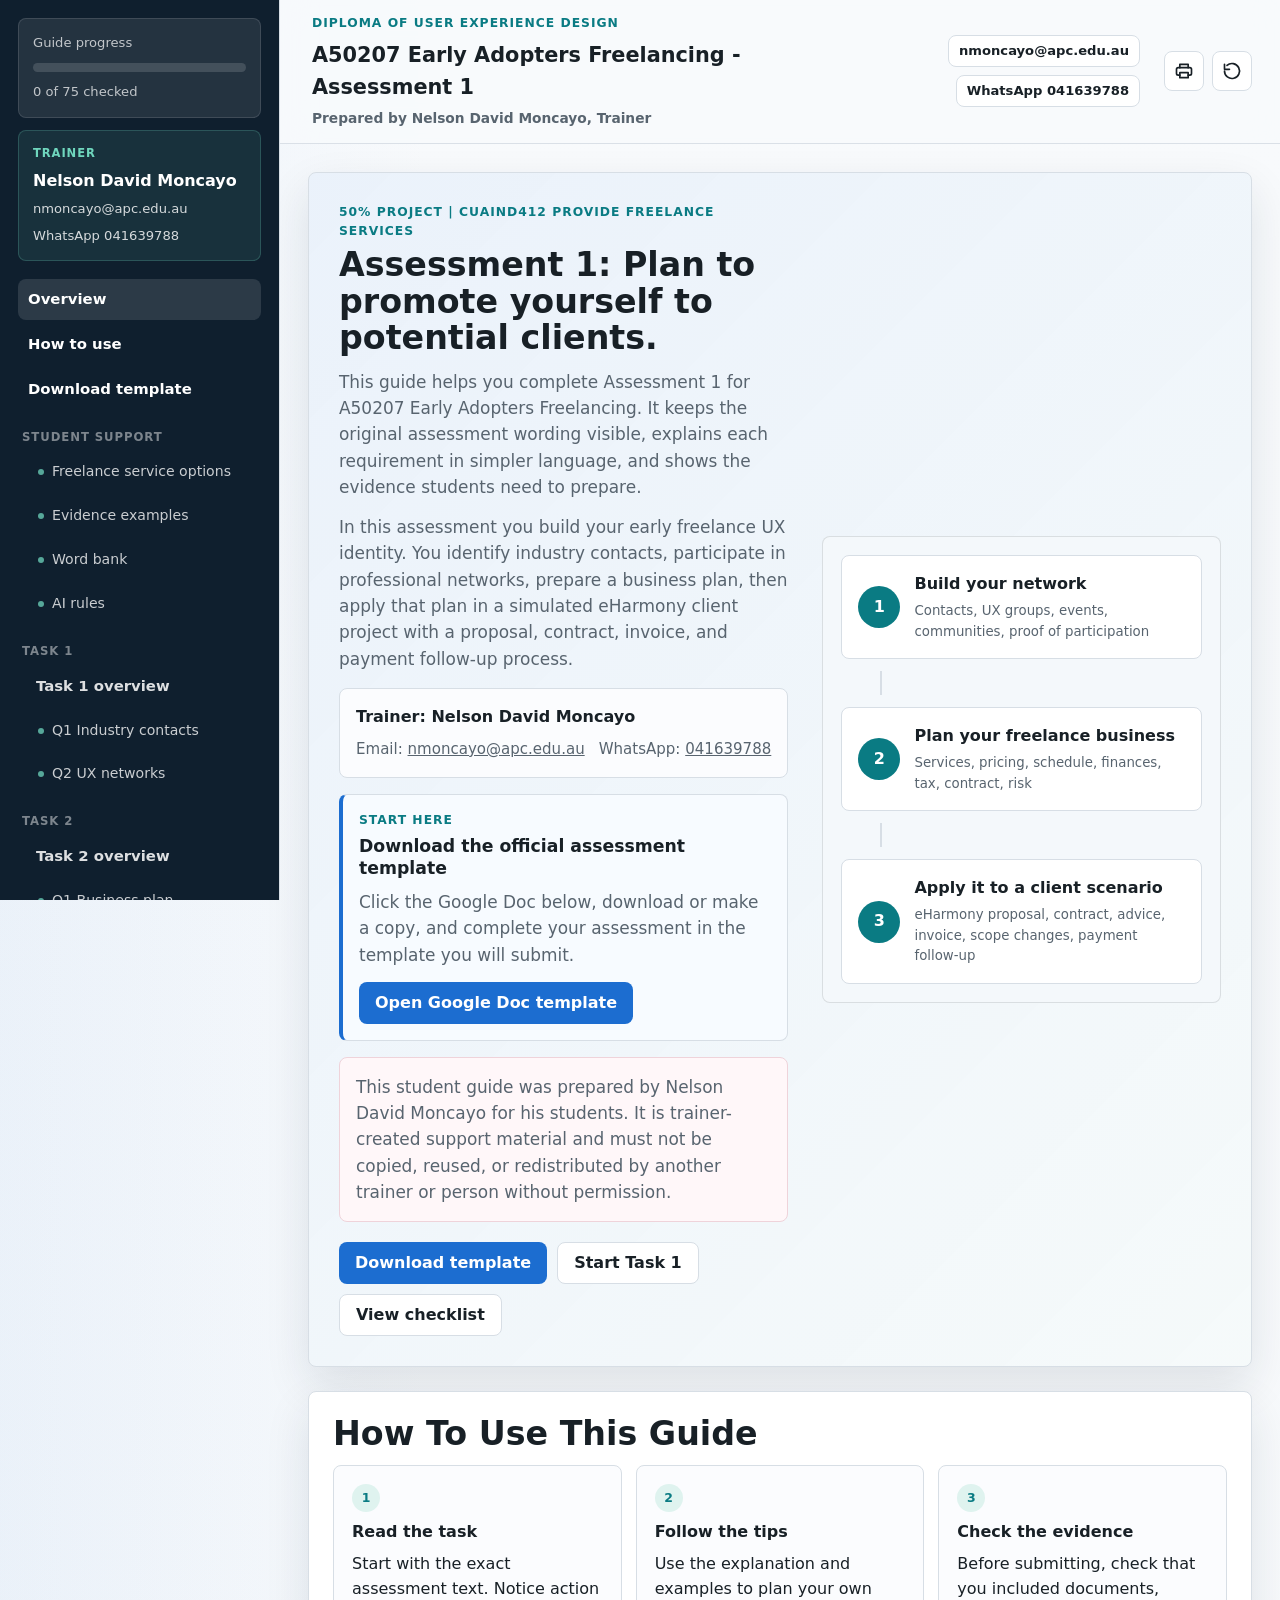
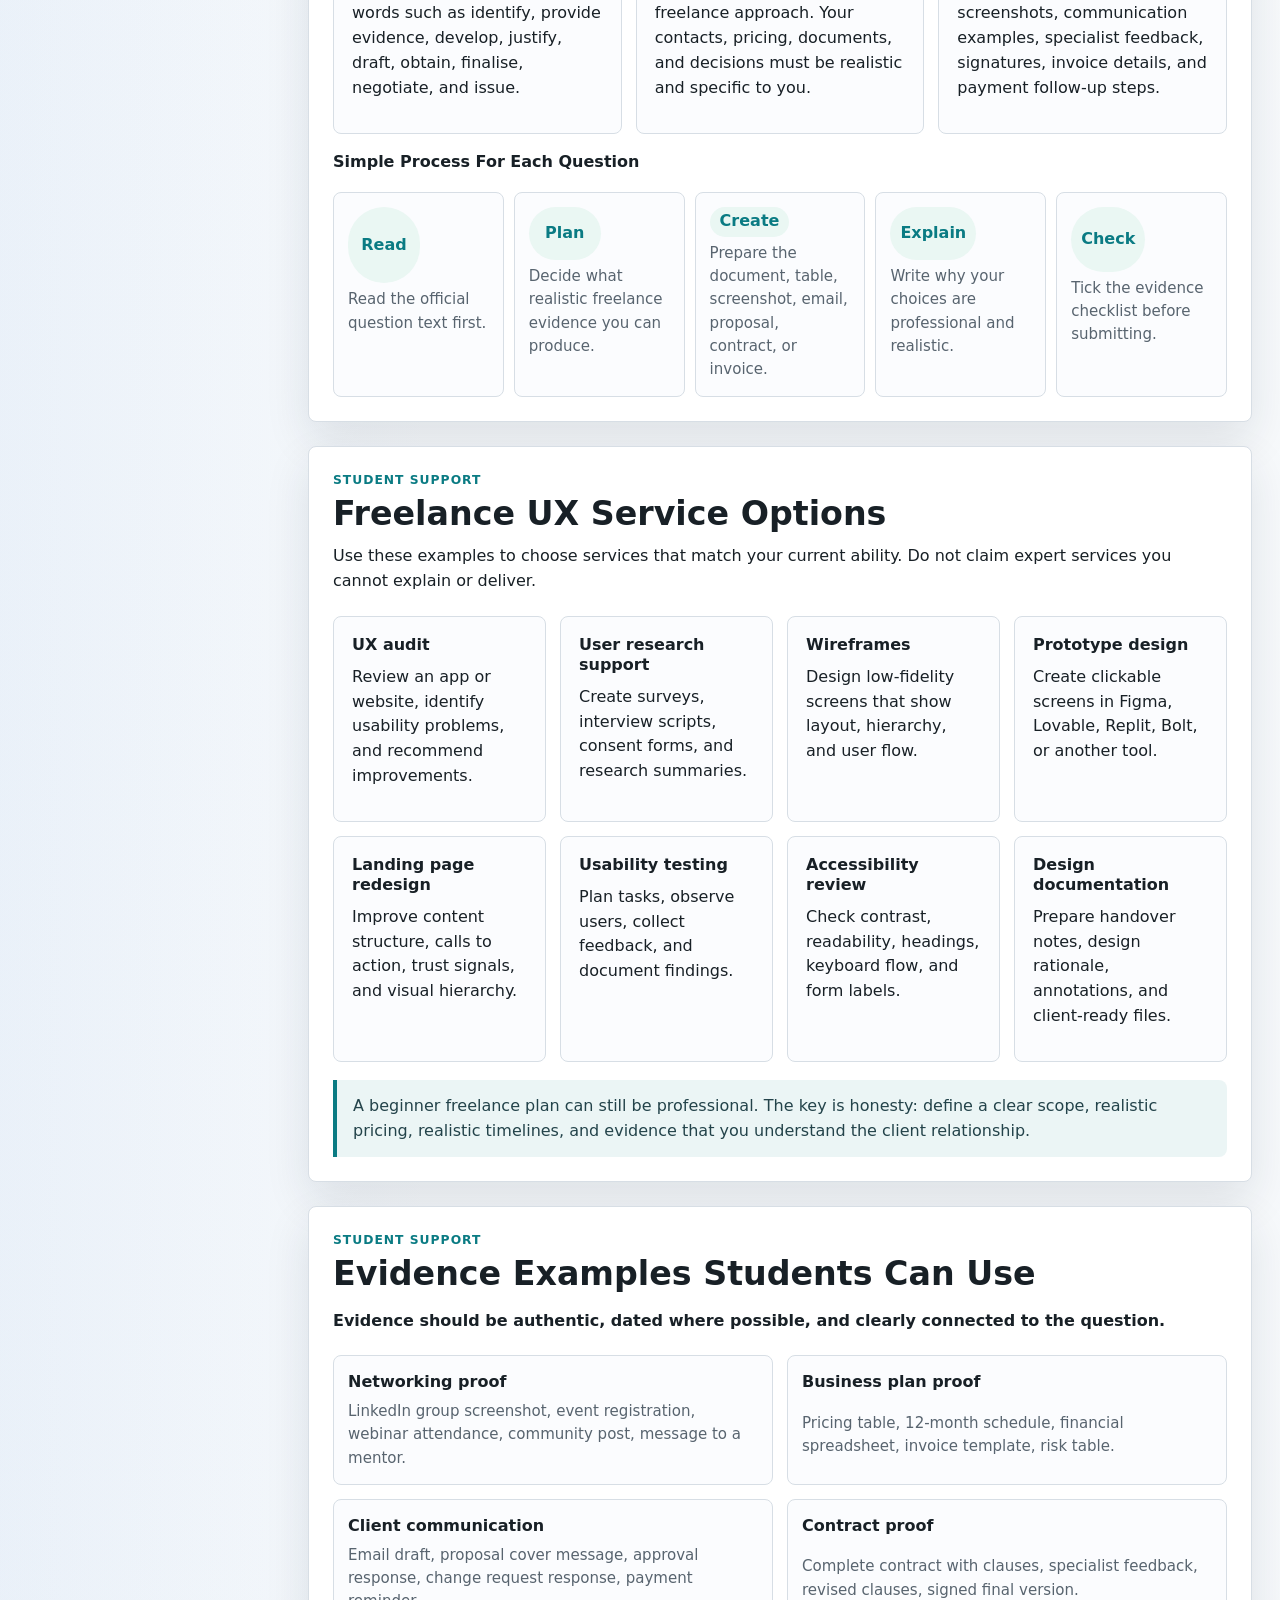
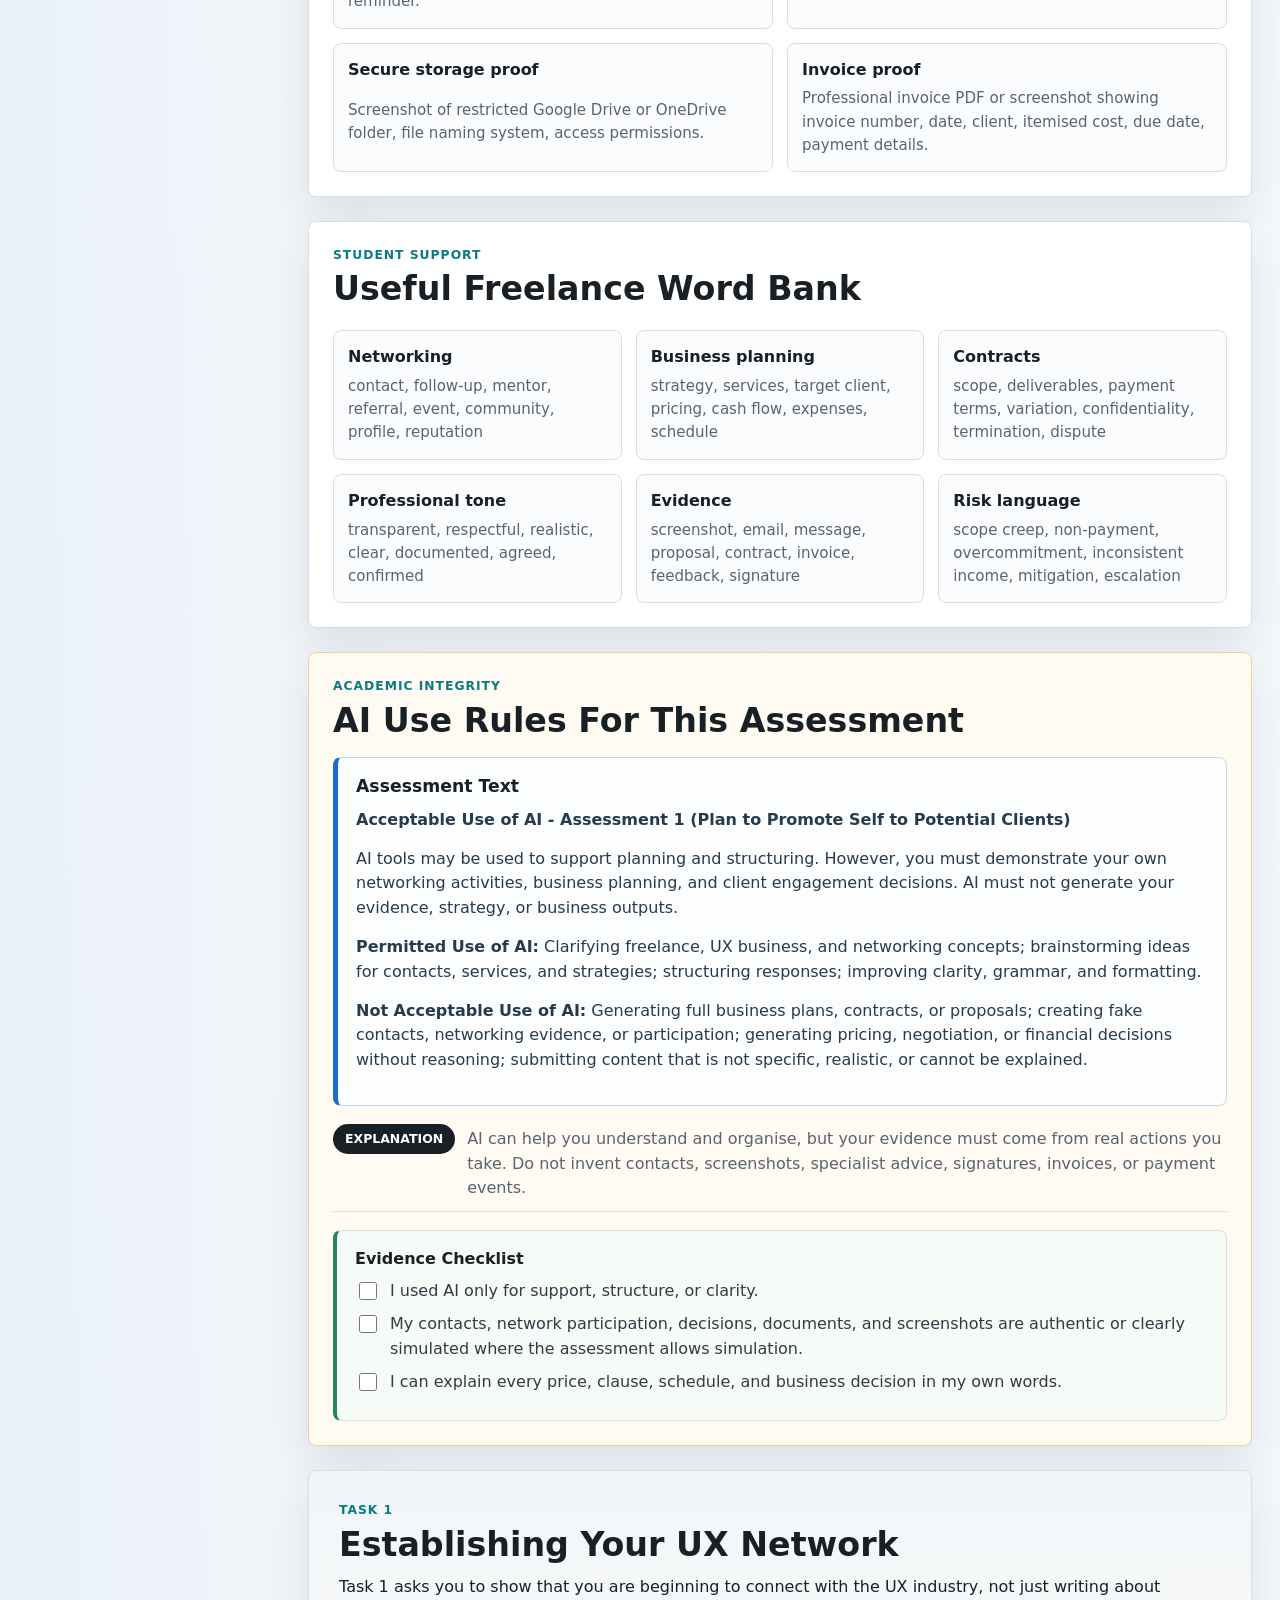
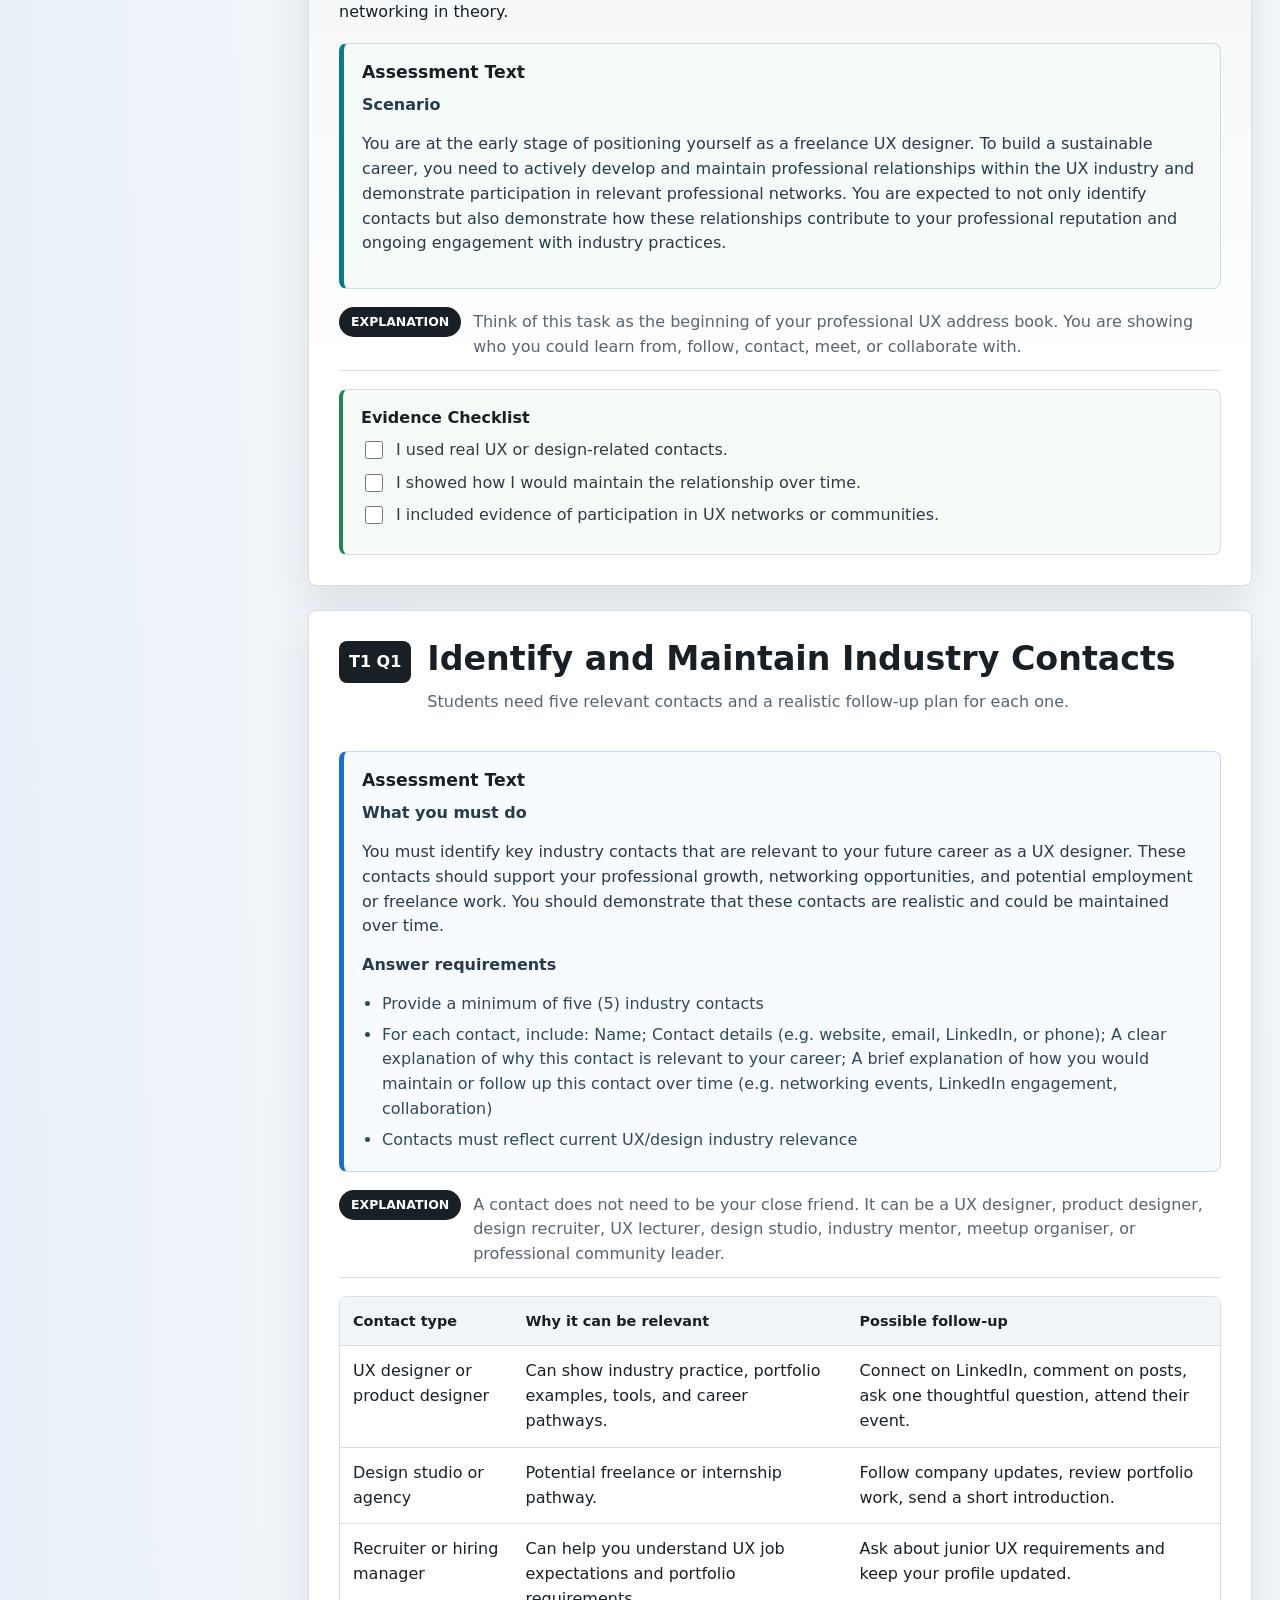
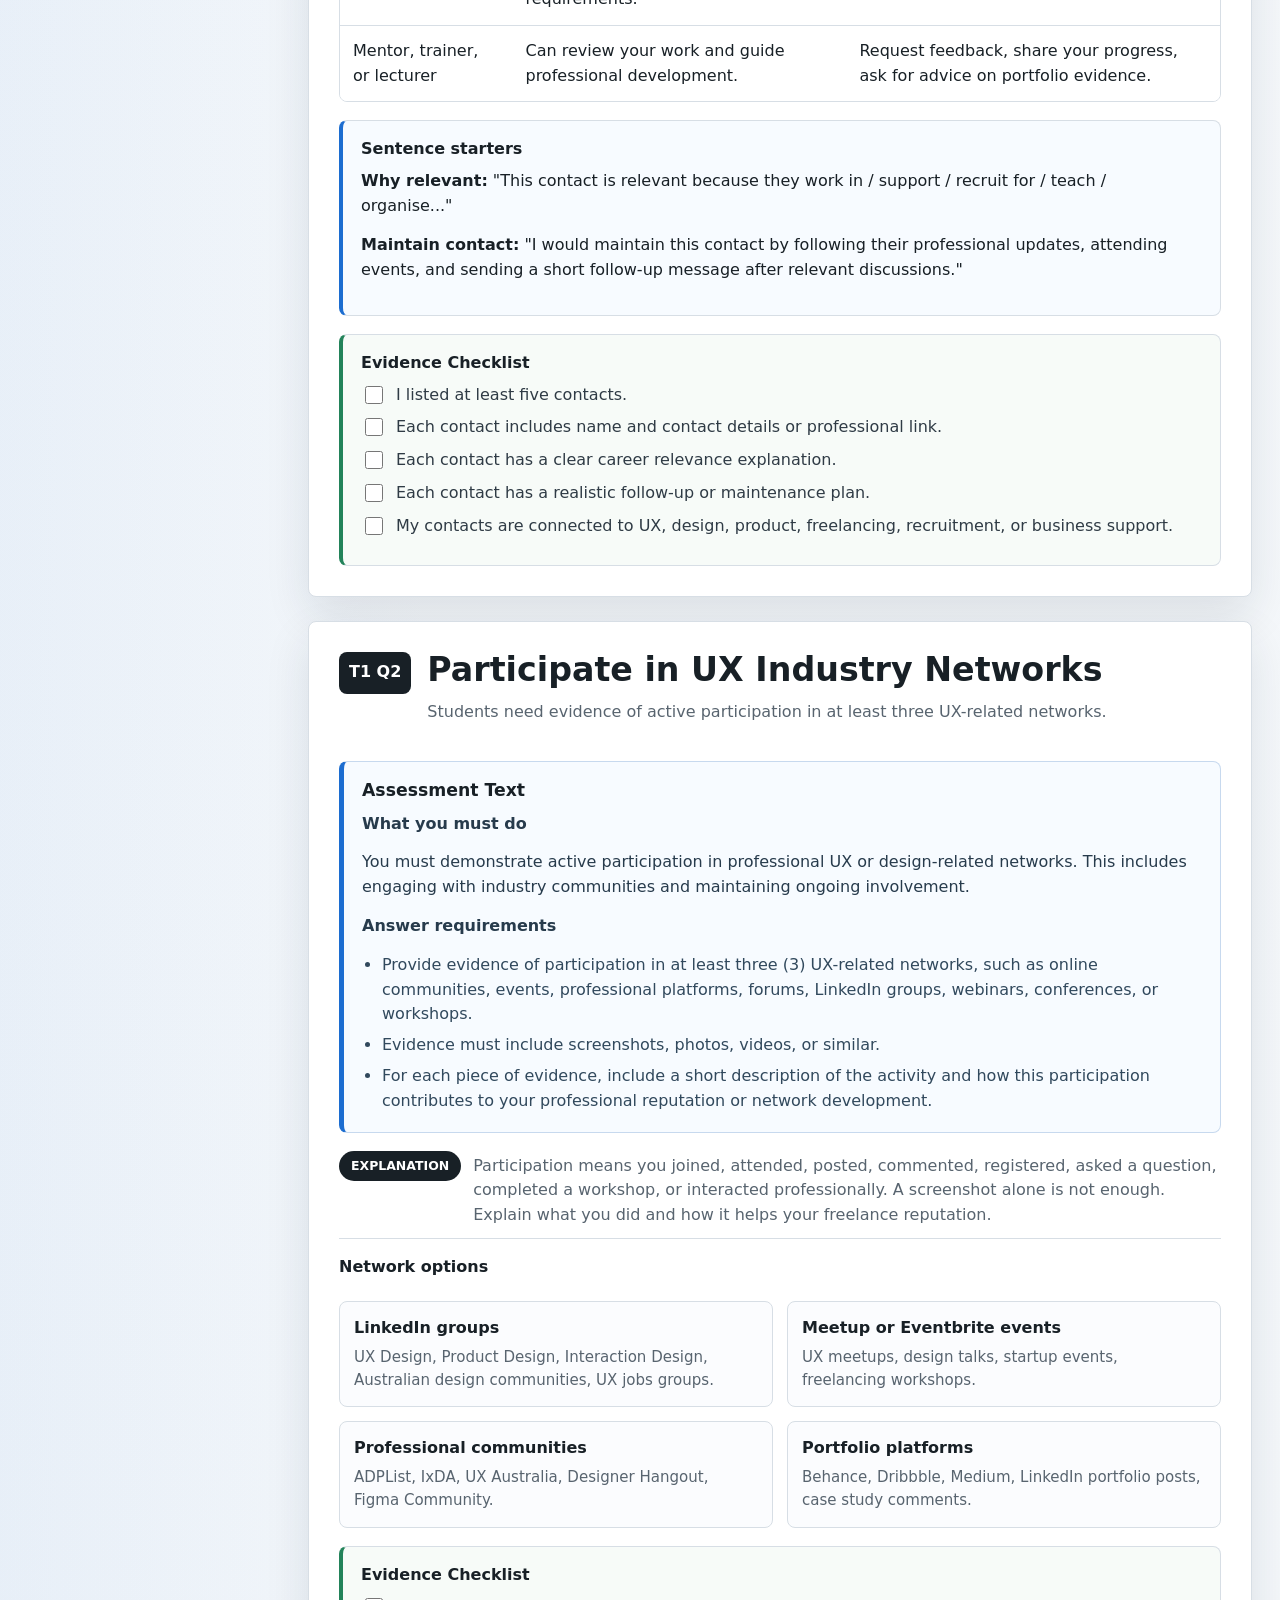
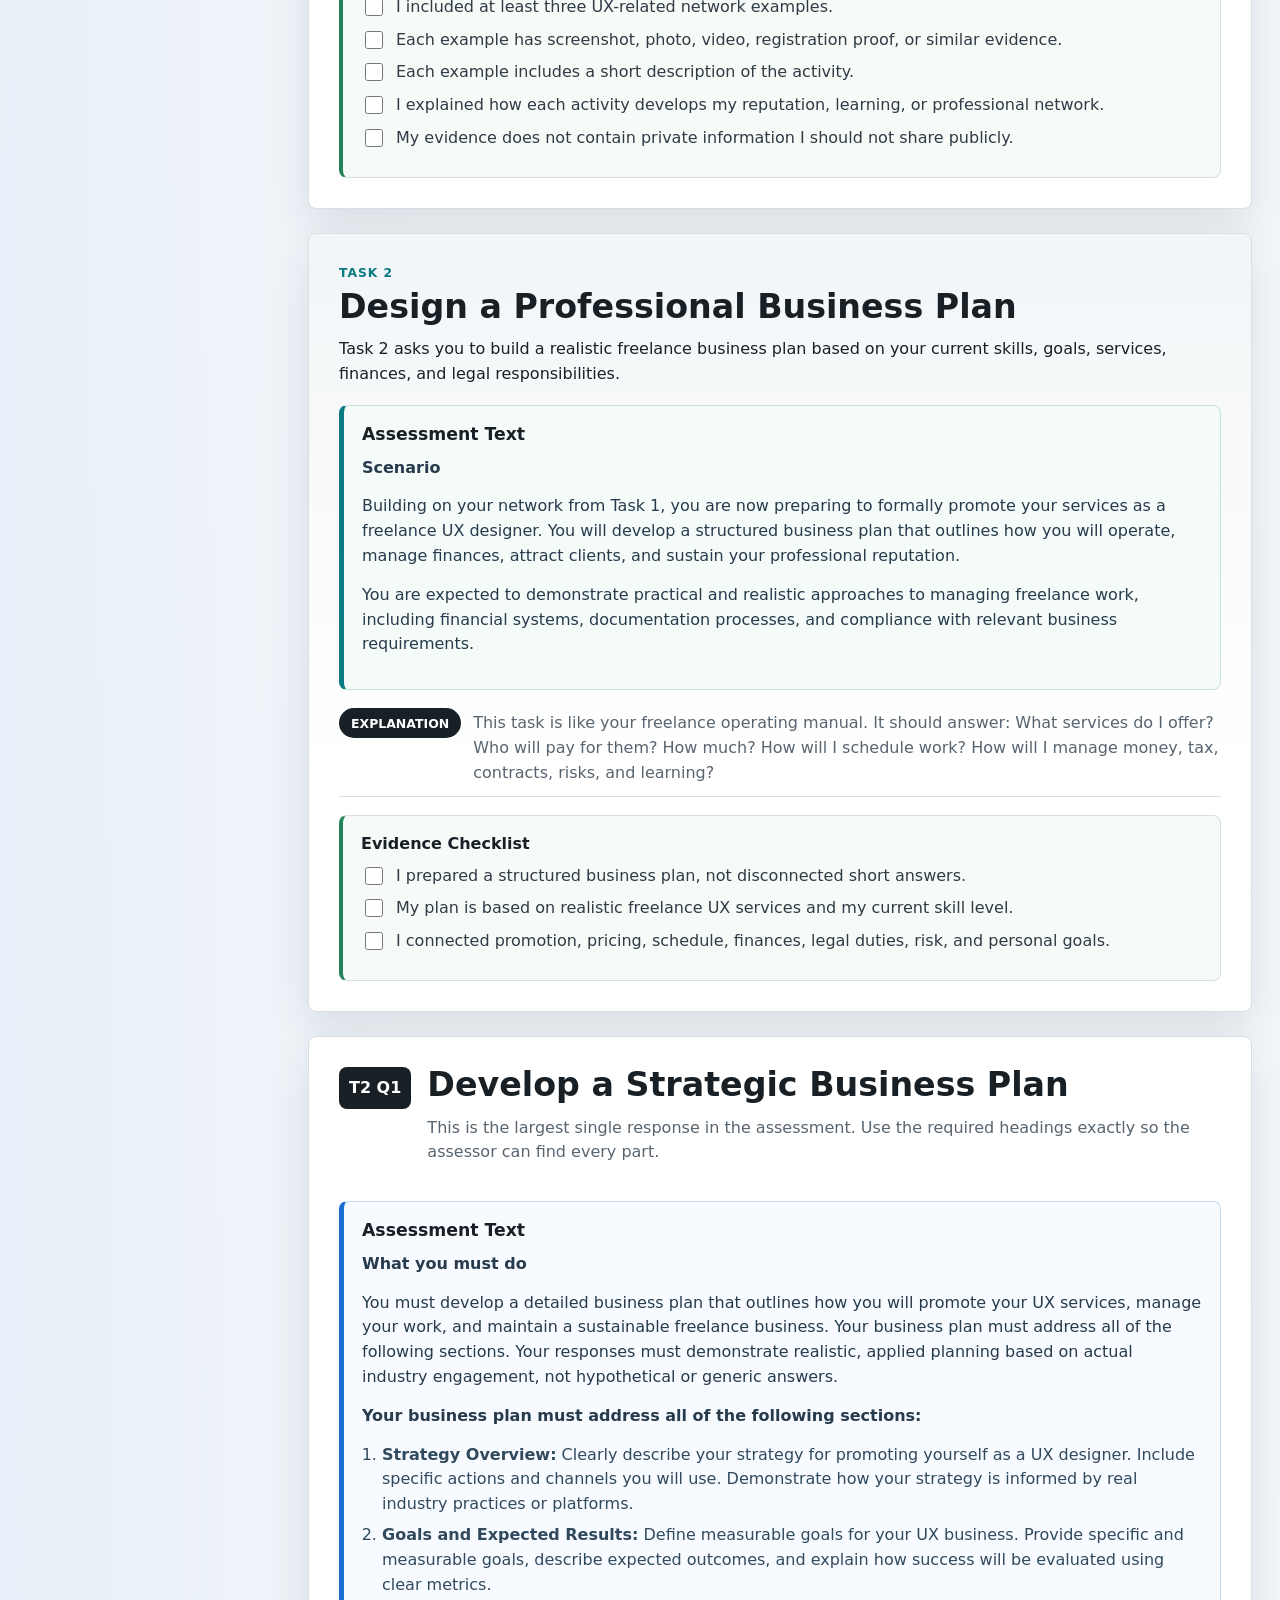
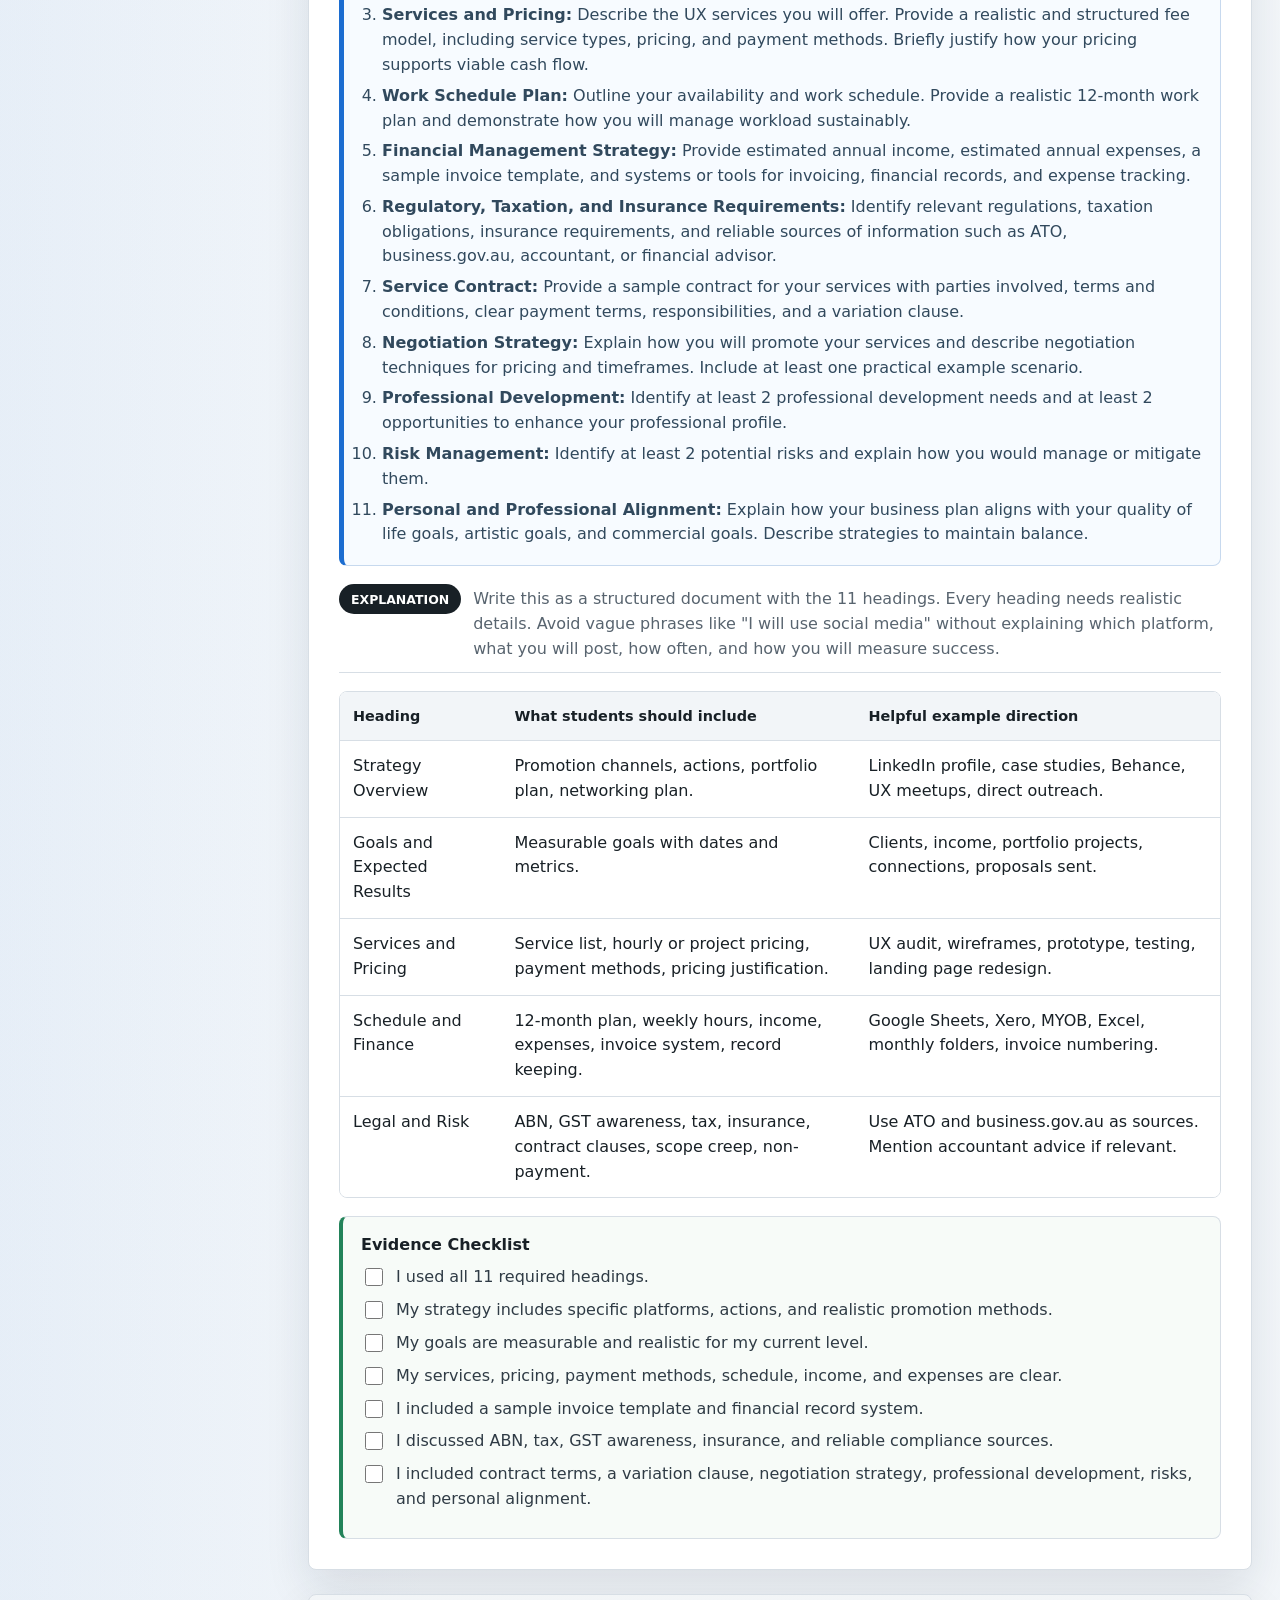
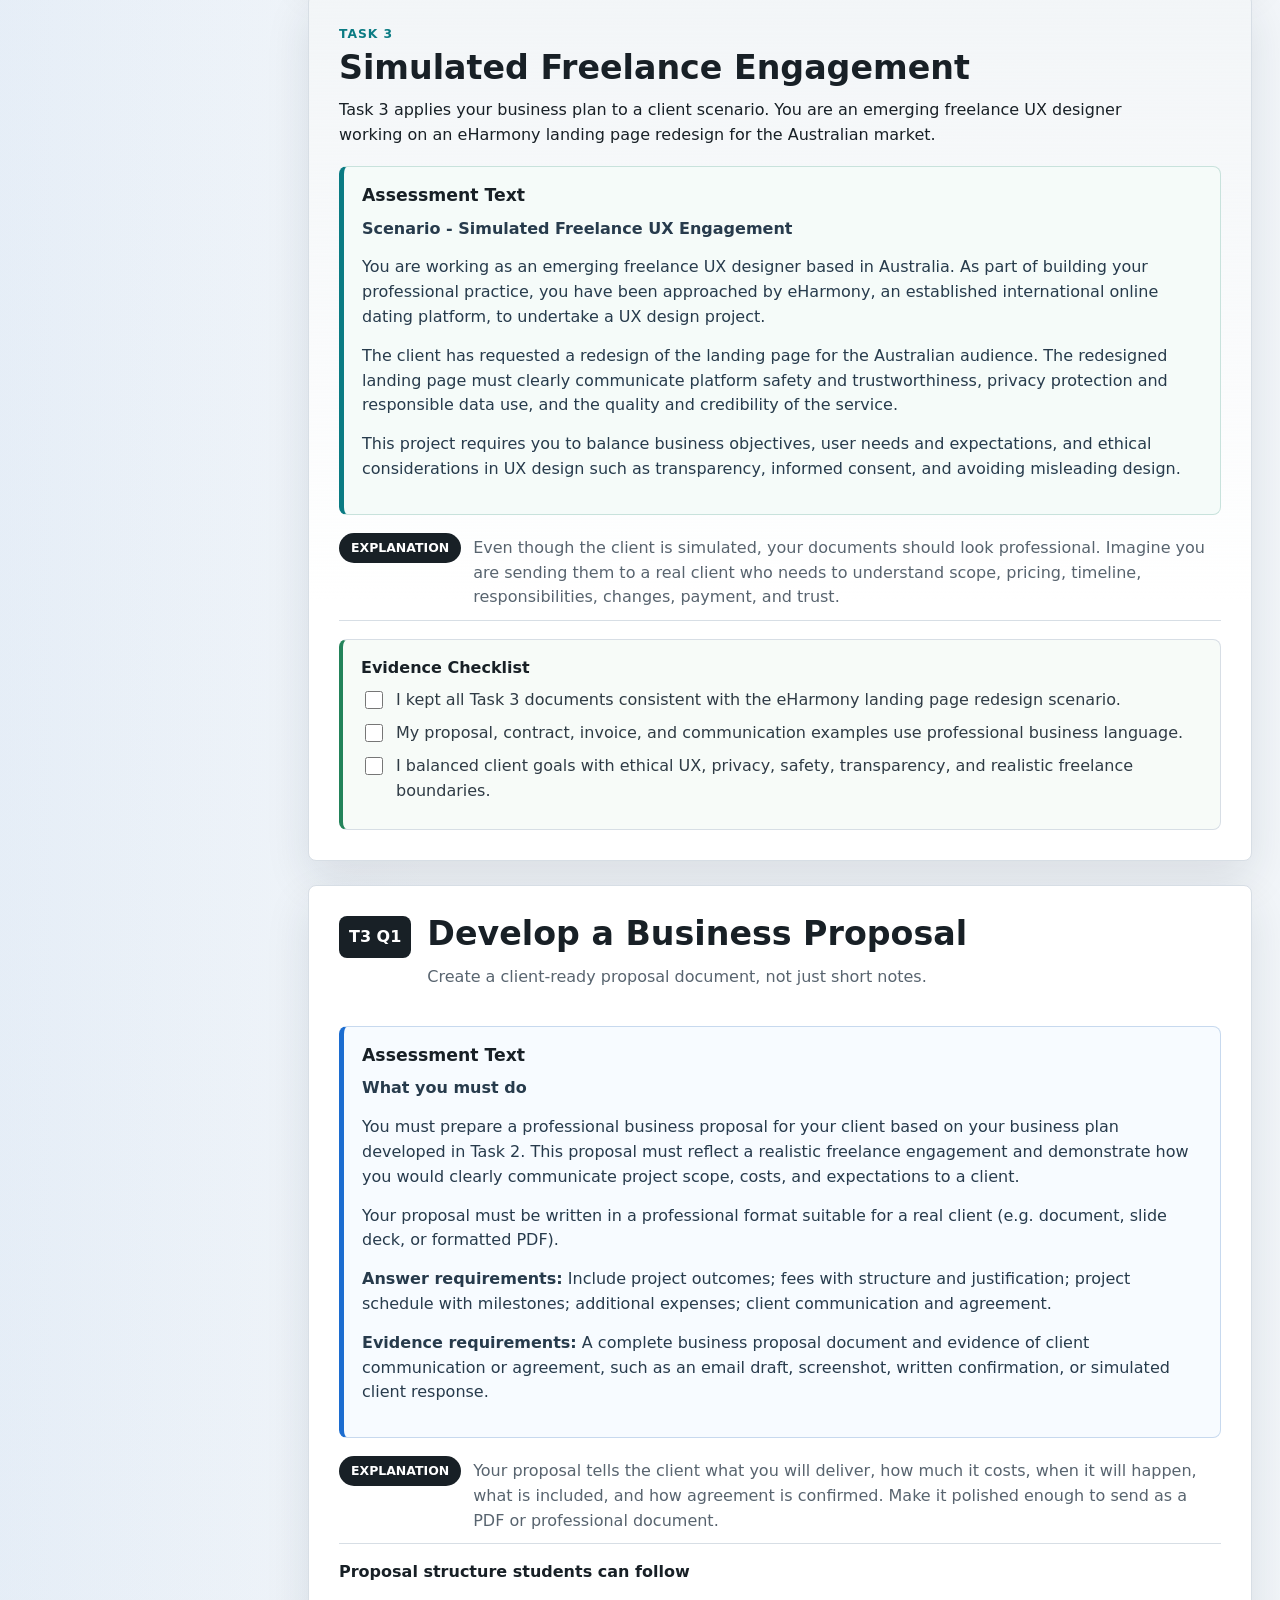
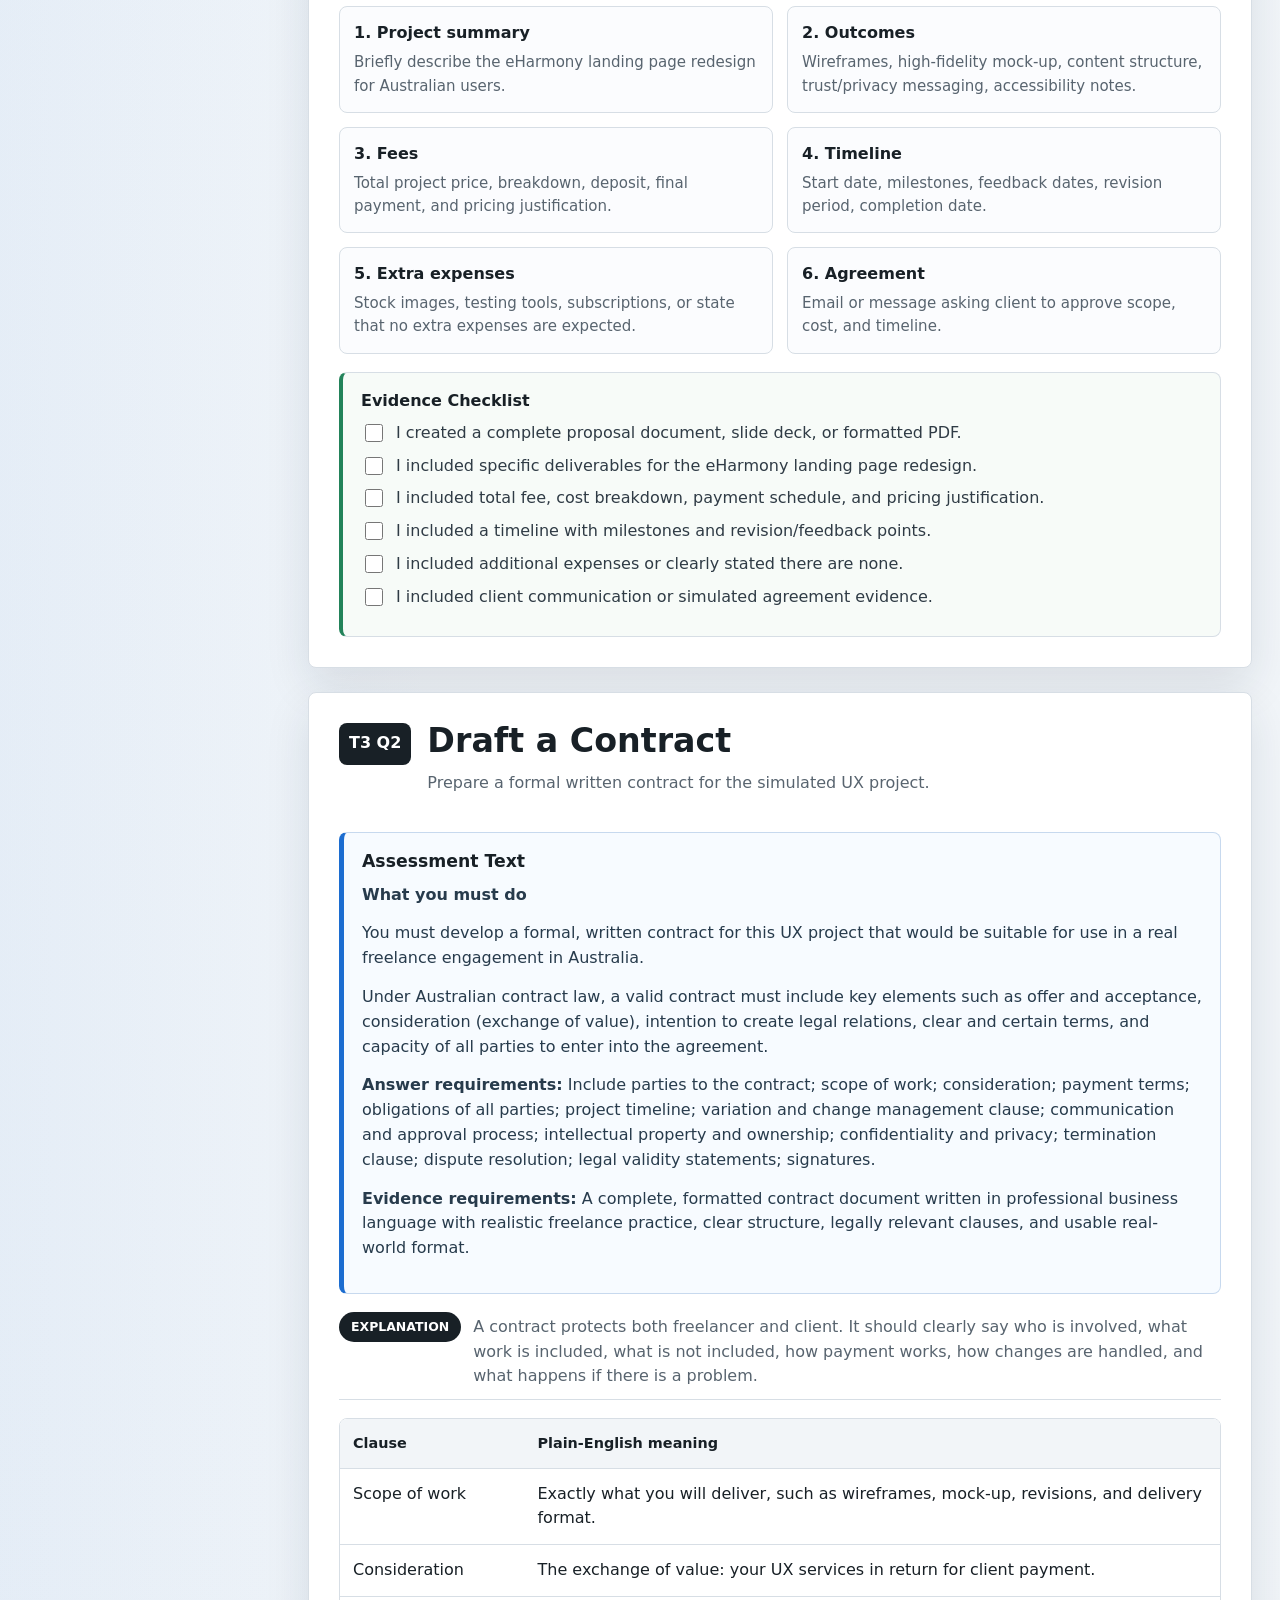
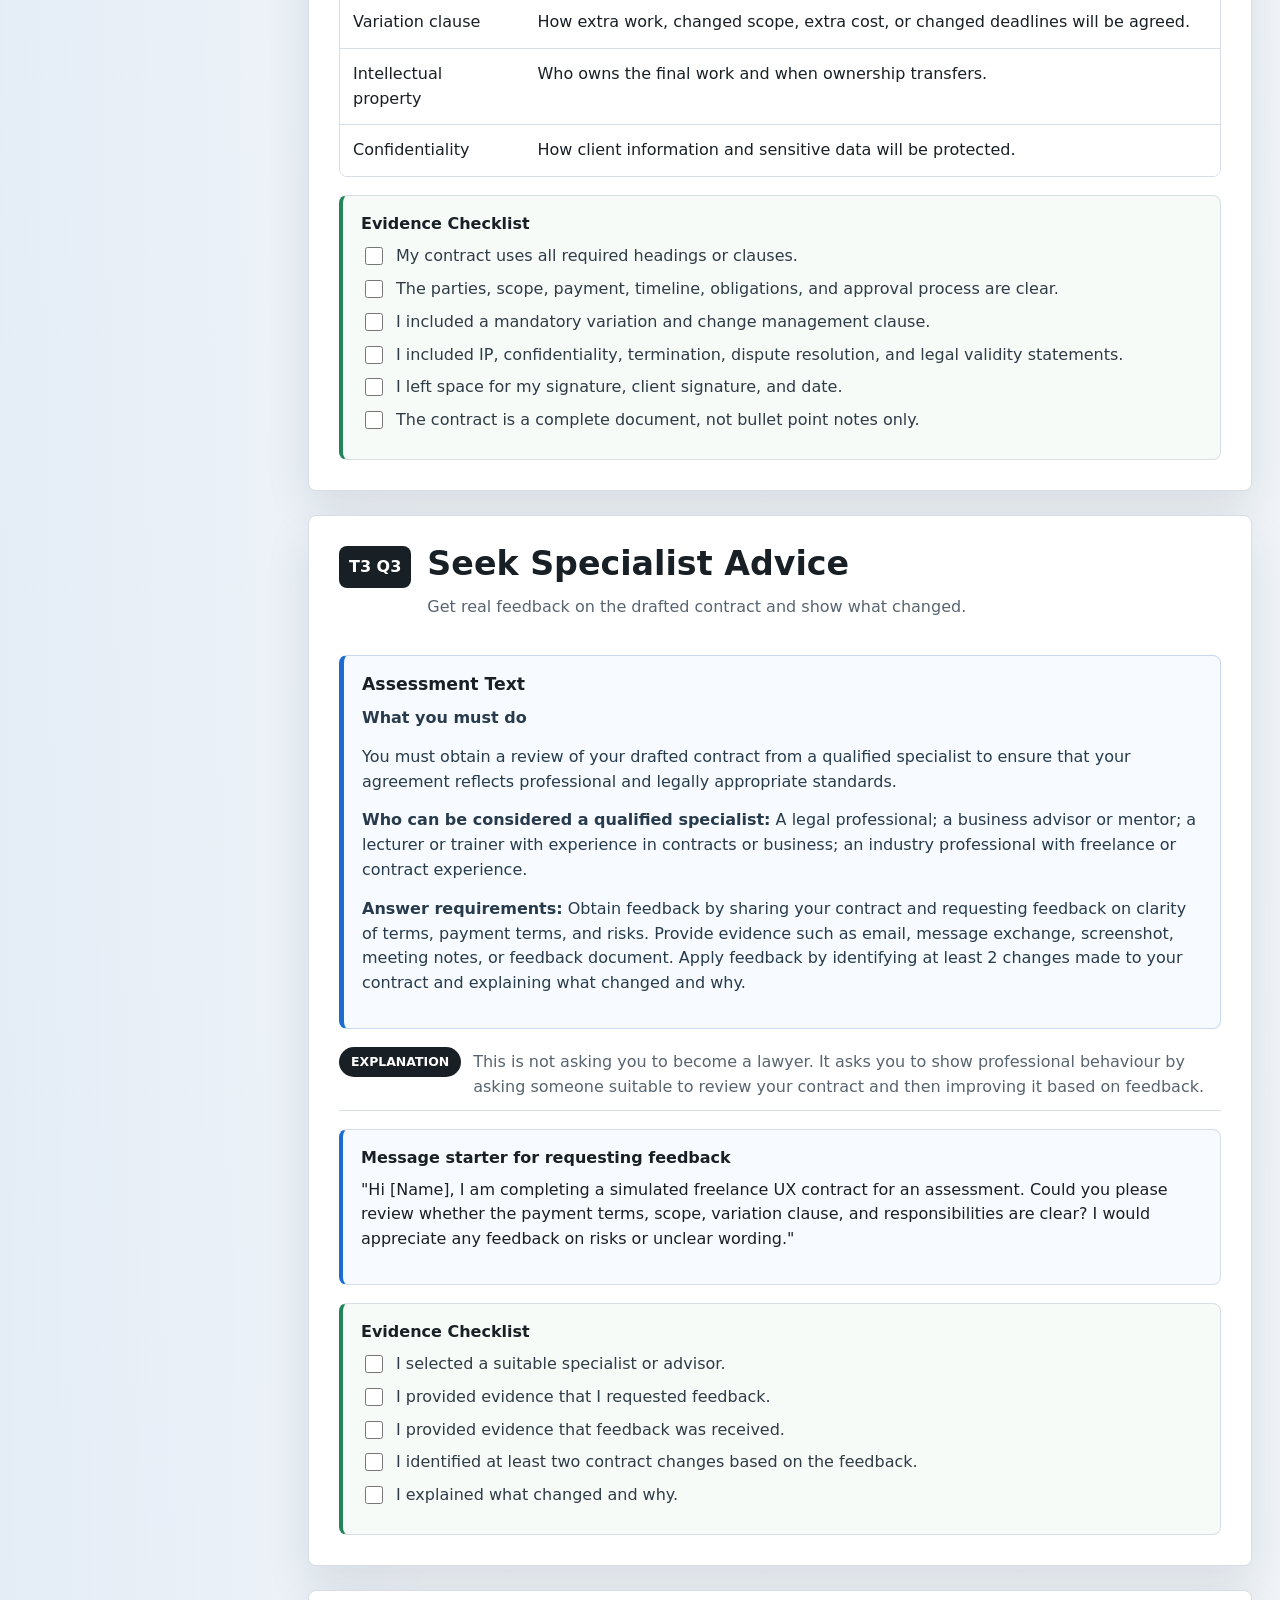
<file: a50207-early-adopters-freelancing-assessment-1/index.html>
<!doctype html>
<html lang="en">
  <head>
    <meta charset="utf-8" />
    <meta name="viewport" content="width=device-width, initial-scale=1" />
    <title>A50207 Early Adopters Freelancing - Assessment 1</title>
    <link rel="stylesheet" href="styles.css" />
  </head>
  <body>
    <a class="skip-link" href="#main">Skip to guide</a>

    <header class="topbar">
      <div>
        <p class="eyebrow">Diploma of User Experience Design</p>
        <h1>A50207 Early Adopters Freelancing - Assessment 1</h1>
        <p class="trainer-mini">Prepared by Nelson David Moncayo, Trainer</p>
      </div>
      <div class="trainer-contact-top">
        <a href="mailto:nmoncayo@apc.edu.au">nmoncayo@apc.edu.au</a>
        <a href="https://wa.me/6141639788">WhatsApp 041639788</a>
      </div>
      <div class="topbar-actions">
        <button class="icon-button" type="button" data-print title="Print guide" aria-label="Print guide">
          <svg aria-hidden="true" viewBox="0 0 24 24">
            <path d="M7 8V4h10v4" />
            <path d="M7 17H5a2 2 0 0 1-2-2v-5a2 2 0 0 1 2-2h14a2 2 0 0 1 2 2v5a2 2 0 0 1-2 2h-2" />
            <path d="M7 14h10v6H7z" />
          </svg>
        </button>
        <button class="icon-button" type="button" data-reset title="Reset checked items" aria-label="Reset checked items">
          <svg aria-hidden="true" viewBox="0 0 24 24">
            <path d="M3 12a9 9 0 1 0 3-6.7" />
            <path d="M3 4v6h6" />
          </svg>
        </button>
      </div>
    </header>

    <aside class="sidebar" aria-label="Guide navigation">
      <div class="progress-card">
        <span class="progress-label">Guide progress</span>
        <div class="progress-track" aria-hidden="true"><span data-progress-bar></span></div>
        <span class="progress-count" data-progress-count>0 of 0 checked</span>
      </div>
      <div class="trainer-card">
        <span class="trainer-role">Trainer</span>
        <strong>Nelson David Moncayo</strong>
        <a href="mailto:nmoncayo@apc.edu.au">nmoncayo@apc.edu.au</a>
        <a href="https://wa.me/6141639788">WhatsApp 041639788</a>
      </div>
      <nav>
        <a class="nav-main" href="#overview">Overview</a>
        <a class="nav-main" href="#quick-start">How to use</a>
        <a class="nav-main" href="#assessment-template">Download template</a>
        <span class="nav-section">Student support</span>
        <a class="nav-sub" href="#freelance-options">Freelance service options</a>
        <a class="nav-sub" href="#evidence-examples">Evidence examples</a>
        <a class="nav-sub" href="#word-bank">Word bank</a>
        <a class="nav-sub" href="#ai-rules">AI rules</a>
        <span class="nav-section">Task 1</span>
        <a class="nav-task" href="#task-1">Task 1 overview</a>
        <a class="nav-sub" href="#task-1-q1">Q1 Industry contacts</a>
        <a class="nav-sub" href="#task-1-q2">Q2 UX networks</a>
        <span class="nav-section">Task 2</span>
        <a class="nav-task" href="#task-2">Task 2 overview</a>
        <a class="nav-sub" href="#task-2-q1">Q1 Business plan</a>
        <span class="nav-section">Task 3</span>
        <a class="nav-task" href="#task-3">Task 3 overview</a>
        <a class="nav-sub" href="#task-3-q1">Q1 Business proposal</a>
        <a class="nav-sub" href="#task-3-q2">Q2 Contract</a>
        <a class="nav-sub" href="#task-3-q3">Q3 Specialist advice</a>
        <a class="nav-sub" href="#task-3-q4">Q4 Sign contract</a>
        <a class="nav-sub" href="#task-3-q5">Q5 Client changes</a>
        <a class="nav-sub" href="#task-3-q6">Q6 Invoice</a>
        <a class="nav-sub" href="#task-3-q7">Q7 Non-payment</a>
        <a class="nav-main" href="#submission">Submission check</a>
      </nav>
    </aside>

    <main id="main">
      <section id="overview" class="hero section-panel">
        <div class="hero-copy">
          <p class="eyebrow">50% Project | CUAIND412 Provide freelance services</p>
          <h2>Assessment 1: Plan to promote yourself to potential clients.</h2>
          <p>
            This guide helps you complete Assessment 1 for A50207 Early Adopters Freelancing. It keeps the original assessment wording visible, explains each requirement in simpler language, and shows the evidence students need to prepare.
          </p>
          <p>
            In this assessment you build your early freelance UX identity. You identify industry contacts, participate in professional networks, prepare a business plan, then apply that plan in a simulated eHarmony client project with a proposal, contract, invoice, and payment follow-up process.
          </p>
          <div class="trainer-intro">
            <strong>Trainer: Nelson David Moncayo</strong>
            <span>Email: <a href="mailto:nmoncayo@apc.edu.au">nmoncayo@apc.edu.au</a></span>
            <span>WhatsApp: <a href="https://wa.me/6141639788">041639788</a></span>
          </div>
          <div id="assessment-template" class="template-callout">
            <p class="eyebrow">Start Here</p>
            <h3>Download the official assessment template</h3>
            <p>Click the Google Doc below, download or make a copy, and complete your assessment in the template you will submit.</p>
            <a class="button primary" href="https://docs.google.com/document/d/1AFyL1_REiUH5amCdn3__ExlFFbQysGo4hmL2afaWtb4/edit?usp=sharing">Open Google Doc template</a>
          </div>
          <p class="ownership-note">
            This student guide was prepared by Nelson David Moncayo for his students. It is trainer-created support material and must not be copied, reused, or redistributed by another trainer or person without permission.
          </p>
          <div class="hero-actions">
            <a class="button primary" href="#assessment-template">Download template</a>
            <a class="button secondary" href="#task-1">Start Task 1</a>
            <a class="button secondary" href="#submission">View checklist</a>
          </div>
        </div>
        <div class="hero-visual" aria-label="Freelance assessment workflow">
          <div class="flow-node">
            <span>1</span>
            <strong>Build your network</strong>
            <small>Contacts, UX groups, events, communities, proof of participation</small>
          </div>
          <div class="flow-line"></div>
          <div class="flow-node">
            <span>2</span>
            <strong>Plan your freelance business</strong>
            <small>Services, pricing, schedule, finances, tax, contract, risk</small>
          </div>
          <div class="flow-line"></div>
          <div class="flow-node">
            <span>3</span>
            <strong>Apply it to a client scenario</strong>
            <small>eHarmony proposal, contract, advice, invoice, scope changes, payment follow-up</small>
          </div>
        </div>
      </section>

      <section id="quick-start" class="section-panel compact">
        <h2>How To Use This Guide</h2>
        <div class="three-col">
          <article class="mini-card">
            <span class="badge">1</span>
            <h3>Read the task</h3>
            <p>Start with the exact assessment text. Notice action words such as identify, provide evidence, develop, justify, draft, obtain, finalise, negotiate, and issue.</p>
          </article>
          <article class="mini-card">
            <span class="badge">2</span>
            <h3>Follow the tips</h3>
            <p>Use the explanation and examples to plan your own freelance approach. Your contacts, pricing, documents, and decisions must be realistic and specific to you.</p>
          </article>
          <article class="mini-card">
            <span class="badge">3</span>
            <h3>Check the evidence</h3>
            <p>Before submitting, check that you included documents, screenshots, communication examples, specialist feedback, signatures, invoice details, and payment follow-up steps.</p>
          </article>
        </div>
        <div class="plain-steps">
          <h3>Simple Process For Each Question</h3>
          <div><span>Read</span><p>Read the official question text first.</p></div>
          <div><span>Plan</span><p>Decide what realistic freelance evidence you can produce.</p></div>
          <div><span>Create</span><p>Prepare the document, table, screenshot, email, proposal, contract, or invoice.</p></div>
          <div><span>Explain</span><p>Write why your choices are professional and realistic.</p></div>
          <div><span>Check</span><p>Tick the evidence checklist before submitting.</p></div>
        </div>
      </section>

      <section id="freelance-options" class="section-panel compact">
        <p class="eyebrow">Student Support</p>
        <h2>Freelance UX Service Options</h2>
        <p>Use these examples to choose services that match your current ability. Do not claim expert services you cannot explain or deliver.</p>
        <div class="option-grid">
          <article><h3>UX audit</h3><p>Review an app or website, identify usability problems, and recommend improvements.</p></article>
          <article><h3>User research support</h3><p>Create surveys, interview scripts, consent forms, and research summaries.</p></article>
          <article><h3>Wireframes</h3><p>Design low-fidelity screens that show layout, hierarchy, and user flow.</p></article>
          <article><h3>Prototype design</h3><p>Create clickable screens in Figma, Lovable, Replit, Bolt, or another tool.</p></article>
          <article><h3>Landing page redesign</h3><p>Improve content structure, calls to action, trust signals, and visual hierarchy.</p></article>
          <article><h3>Usability testing</h3><p>Plan tasks, observe users, collect feedback, and document findings.</p></article>
          <article><h3>Accessibility review</h3><p>Check contrast, readability, headings, keyboard flow, and form labels.</p></article>
          <article><h3>Design documentation</h3><p>Prepare handover notes, design rationale, annotations, and client-ready files.</p></article>
        </div>
        <div class="note">A beginner freelance plan can still be professional. The key is honesty: define a clear scope, realistic pricing, realistic timelines, and evidence that you understand the client relationship.</div>
      </section>

      <section id="evidence-examples" class="section-panel compact">
        <p class="eyebrow">Student Support</p>
        <h2>Evidence Examples Students Can Use</h2>
        <div class="method-picker">
          <h3>Evidence should be authentic, dated where possible, and clearly connected to the question.</h3>
          <div><strong>Networking proof</strong><span>LinkedIn group screenshot, event registration, webinar attendance, community post, message to a mentor.</span></div>
          <div><strong>Business plan proof</strong><span>Pricing table, 12-month schedule, financial spreadsheet, invoice template, risk table.</span></div>
          <div><strong>Client communication</strong><span>Email draft, proposal cover message, approval response, change request response, payment reminder.</span></div>
          <div><strong>Contract proof</strong><span>Complete contract with clauses, specialist feedback, revised clauses, signed final version.</span></div>
          <div><strong>Secure storage proof</strong><span>Screenshot of restricted Google Drive or OneDrive folder, file naming system, access permissions.</span></div>
          <div><strong>Invoice proof</strong><span>Professional invoice PDF or screenshot showing invoice number, date, client, itemised cost, due date, payment details.</span></div>
        </div>
      </section>

      <section id="word-bank" class="section-panel compact">
        <p class="eyebrow">Student Support</p>
        <h2>Useful Freelance Word Bank</h2>
        <div class="word-grid">
          <div><strong>Networking</strong><span>contact, follow-up, mentor, referral, event, community, profile, reputation</span></div>
          <div><strong>Business planning</strong><span>strategy, services, target client, pricing, cash flow, expenses, schedule</span></div>
          <div><strong>Contracts</strong><span>scope, deliverables, payment terms, variation, confidentiality, termination, dispute</span></div>
          <div><strong>Professional tone</strong><span>transparent, respectful, realistic, clear, documented, agreed, confirmed</span></div>
          <div><strong>Evidence</strong><span>screenshot, email, message, proposal, contract, invoice, feedback, signature</span></div>
          <div><strong>Risk language</strong><span>scope creep, non-payment, overcommitment, inconsistent income, mitigation, escalation</span></div>
        </div>
      </section>

      <section id="ai-rules" class="section-panel compact warning-panel">
        <p class="eyebrow">Academic Integrity</p>
        <h2>AI Use Rules For This Assessment</h2>
        <div class="assessment-text compact-official">
          <h3>Assessment Text</h3>
          <p><strong>Acceptable Use of AI - Assessment 1 (Plan to Promote Self to Potential Clients)</strong></p>
          <p>AI tools may be used to support planning and structuring. However, you must demonstrate your own networking activities, business planning, and client engagement decisions. AI must not generate your evidence, strategy, or business outputs.</p>
          <p><strong>Permitted Use of AI:</strong> Clarifying freelance, UX business, and networking concepts; brainstorming ideas for contacts, services, and strategies; structuring responses; improving clarity, grammar, and formatting.</p>
          <p><strong>Not Acceptable Use of AI:</strong> Generating full business plans, contracts, or proposals; creating fake contacts, networking evidence, or participation; generating pricing, negotiation, or financial decisions without reasoning; submitting content that is not specific, realistic, or cannot be explained.</p>
        </div>
        <div class="guide-section-label"><span>Explanation</span><p>AI can help you understand and organise, but your evidence must come from real actions you take. Do not invent contacts, screenshots, specialist advice, signatures, invoices, or payment events.</p></div>
        <div class="check-panel">
          <h3>Evidence Checklist</h3>
          <label><input type="checkbox" data-check /> I used AI only for support, structure, or clarity.</label>
          <label><input type="checkbox" data-check /> My contacts, network participation, decisions, documents, and screenshots are authentic or clearly simulated where the assessment allows simulation.</label>
          <label><input type="checkbox" data-check /> I can explain every price, clause, schedule, and business decision in my own words.</label>
        </div>
      </section>

      <section id="task-1" class="section-panel task-intro">
        <div class="section-heading">
          <p class="eyebrow">Task 1</p>
          <h2>Establishing Your UX Network</h2>
          <p>Task 1 asks you to show that you are beginning to connect with the UX industry, not just writing about networking in theory.</p>
        </div>
        <div class="assessment-text task-text">
          <h3>Assessment Text</h3>
          <p><strong>Scenario</strong></p>
          <p>You are at the early stage of positioning yourself as a freelance UX designer. To build a sustainable career, you need to actively develop and maintain professional relationships within the UX industry and demonstrate participation in relevant professional networks. You are expected to not only identify contacts but also demonstrate how these relationships contribute to your professional reputation and ongoing engagement with industry practices.</p>
        </div>
        <div class="guide-section-label"><span>Explanation</span><p>Think of this task as the beginning of your professional UX address book. You are showing who you could learn from, follow, contact, meet, or collaborate with.</p></div>
        <div class="check-panel">
          <h3>Evidence Checklist</h3>
          <label><input type="checkbox" data-check /> I used real UX or design-related contacts.</label>
          <label><input type="checkbox" data-check /> I showed how I would maintain the relationship over time.</label>
          <label><input type="checkbox" data-check /> I included evidence of participation in UX networks or communities.</label>
        </div>
      </section>

      <section id="task-1-q1" class="section-panel">
        <div class="question-header">
          <span class="question-number">T1 Q1</span>
          <div>
            <h2>Identify and Maintain Industry Contacts</h2>
            <p>Students need five relevant contacts and a realistic follow-up plan for each one.</p>
          </div>
        </div>
        <div class="assessment-text">
          <h3>Assessment Text</h3>
          <p><strong>What you must do</strong></p>
          <p>You must identify key industry contacts that are relevant to your future career as a UX designer. These contacts should support your professional growth, networking opportunities, and potential employment or freelance work. You should demonstrate that these contacts are realistic and could be maintained over time.</p>
          <p><strong>Answer requirements</strong></p>
          <ul>
            <li>Provide a minimum of five (5) industry contacts</li>
            <li>For each contact, include: Name; Contact details (e.g. website, email, LinkedIn, or phone); A clear explanation of why this contact is relevant to your career; A brief explanation of how you would maintain or follow up this contact over time (e.g. networking events, LinkedIn engagement, collaboration)</li>
            <li>Contacts must reflect current UX/design industry relevance</li>
          </ul>
        </div>
        <div class="guide-section-label"><span>Explanation</span><p>A contact does not need to be your close friend. It can be a UX designer, product designer, design recruiter, UX lecturer, design studio, industry mentor, meetup organiser, or professional community leader.</p></div>
        <div class="method-table-wrap">
          <table>
            <thead>
              <tr>
                <th>Contact type</th>
                <th>Why it can be relevant</th>
                <th>Possible follow-up</th>
              </tr>
            </thead>
            <tbody>
              <tr>
                <td>UX designer or product designer</td>
                <td>Can show industry practice, portfolio examples, tools, and career pathways.</td>
                <td>Connect on LinkedIn, comment on posts, ask one thoughtful question, attend their event.</td>
              </tr>
              <tr>
                <td>Design studio or agency</td>
                <td>Potential freelance or internship pathway.</td>
                <td>Follow company updates, review portfolio work, send a short introduction.</td>
              </tr>
              <tr>
                <td>Recruiter or hiring manager</td>
                <td>Can help you understand UX job expectations and portfolio requirements.</td>
                <td>Ask about junior UX requirements and keep your profile updated.</td>
              </tr>
              <tr>
                <td>Mentor, trainer, or lecturer</td>
                <td>Can review your work and guide professional development.</td>
                <td>Request feedback, share your progress, ask for advice on portfolio evidence.</td>
              </tr>
            </tbody>
          </table>
        </div>
        <div class="language-box">
          <h3>Sentence starters</h3>
          <p><strong>Why relevant:</strong> "This contact is relevant because they work in / support / recruit for / teach / organise..."</p>
          <p><strong>Maintain contact:</strong> "I would maintain this contact by following their professional updates, attending events, and sending a short follow-up message after relevant discussions."</p>
        </div>
        <div class="check-panel">
          <h3>Evidence Checklist</h3>
          <label><input type="checkbox" data-check /> I listed at least five contacts.</label>
          <label><input type="checkbox" data-check /> Each contact includes name and contact details or professional link.</label>
          <label><input type="checkbox" data-check /> Each contact has a clear career relevance explanation.</label>
          <label><input type="checkbox" data-check /> Each contact has a realistic follow-up or maintenance plan.</label>
          <label><input type="checkbox" data-check /> My contacts are connected to UX, design, product, freelancing, recruitment, or business support.</label>
        </div>
      </section>

      <section id="task-1-q2" class="section-panel">
        <div class="question-header">
          <span class="question-number">T1 Q2</span>
          <div>
            <h2>Participate in UX Industry Networks</h2>
            <p>Students need evidence of active participation in at least three UX-related networks.</p>
          </div>
        </div>
        <div class="assessment-text">
          <h3>Assessment Text</h3>
          <p><strong>What you must do</strong></p>
          <p>You must demonstrate active participation in professional UX or design-related networks. This includes engaging with industry communities and maintaining ongoing involvement.</p>
          <p><strong>Answer requirements</strong></p>
          <ul>
            <li>Provide evidence of participation in at least three (3) UX-related networks, such as online communities, events, professional platforms, forums, LinkedIn groups, webinars, conferences, or workshops.</li>
            <li>Evidence must include screenshots, photos, videos, or similar.</li>
            <li>For each piece of evidence, include a short description of the activity and how this participation contributes to your professional reputation or network development.</li>
          </ul>
        </div>
        <div class="guide-section-label"><span>Explanation</span><p>Participation means you joined, attended, posted, commented, registered, asked a question, completed a workshop, or interacted professionally. A screenshot alone is not enough. Explain what you did and how it helps your freelance reputation.</p></div>
        <div class="question-bank">
          <h3>Network options</h3>
          <div><strong>LinkedIn groups</strong><span>UX Design, Product Design, Interaction Design, Australian design communities, UX jobs groups.</span></div>
          <div><strong>Meetup or Eventbrite events</strong><span>UX meetups, design talks, startup events, freelancing workshops.</span></div>
          <div><strong>Professional communities</strong><span>ADPList, IxDA, UX Australia, Designer Hangout, Figma Community.</span></div>
          <div><strong>Portfolio platforms</strong><span>Behance, Dribbble, Medium, LinkedIn portfolio posts, case study comments.</span></div>
        </div>
        <div class="check-panel">
          <h3>Evidence Checklist</h3>
          <label><input type="checkbox" data-check /> I included at least three UX-related network examples.</label>
          <label><input type="checkbox" data-check /> Each example has screenshot, photo, video, registration proof, or similar evidence.</label>
          <label><input type="checkbox" data-check /> Each example includes a short description of the activity.</label>
          <label><input type="checkbox" data-check /> I explained how each activity develops my reputation, learning, or professional network.</label>
          <label><input type="checkbox" data-check /> My evidence does not contain private information I should not share publicly.</label>
        </div>
      </section>

      <section id="task-2" class="section-panel task-intro">
        <div class="section-heading">
          <p class="eyebrow">Task 2</p>
          <h2>Design a Professional Business Plan</h2>
          <p>Task 2 asks you to build a realistic freelance business plan based on your current skills, goals, services, finances, and legal responsibilities.</p>
        </div>
        <div class="assessment-text task-text">
          <h3>Assessment Text</h3>
          <p><strong>Scenario</strong></p>
          <p>Building on your network from Task 1, you are now preparing to formally promote your services as a freelance UX designer. You will develop a structured business plan that outlines how you will operate, manage finances, attract clients, and sustain your professional reputation.</p>
          <p>You are expected to demonstrate practical and realistic approaches to managing freelance work, including financial systems, documentation processes, and compliance with relevant business requirements.</p>
        </div>
        <div class="guide-section-label"><span>Explanation</span><p>This task is like your freelance operating manual. It should answer: What services do I offer? Who will pay for them? How much? How will I schedule work? How will I manage money, tax, contracts, risks, and learning?</p></div>
        <div class="check-panel">
          <h3>Evidence Checklist</h3>
          <label><input type="checkbox" data-check /> I prepared a structured business plan, not disconnected short answers.</label>
          <label><input type="checkbox" data-check /> My plan is based on realistic freelance UX services and my current skill level.</label>
          <label><input type="checkbox" data-check /> I connected promotion, pricing, schedule, finances, legal duties, risk, and personal goals.</label>
        </div>
      </section>

      <section id="task-2-q1" class="section-panel">
        <div class="question-header">
          <span class="question-number">T2 Q1</span>
          <div>
            <h2>Develop a Strategic Business Plan</h2>
            <p>This is the largest single response in the assessment. Use the required headings exactly so the assessor can find every part.</p>
          </div>
        </div>
        <div class="assessment-text">
          <h3>Assessment Text</h3>
          <p><strong>What you must do</strong></p>
          <p>You must develop a detailed business plan that outlines how you will promote your UX services, manage your work, and maintain a sustainable freelance business. Your business plan must address all of the following sections. Your responses must demonstrate realistic, applied planning based on actual industry engagement, not hypothetical or generic answers.</p>
          <p><strong>Your business plan must address all of the following sections:</strong></p>
          <ol>
            <li><strong>Strategy Overview:</strong> Clearly describe your strategy for promoting yourself as a UX designer. Include specific actions and channels you will use. Demonstrate how your strategy is informed by real industry practices or platforms.</li>
            <li><strong>Goals and Expected Results:</strong> Define measurable goals for your UX business. Provide specific and measurable goals, describe expected outcomes, and explain how success will be evaluated using clear metrics.</li>
            <li><strong>Services and Pricing:</strong> Describe the UX services you will offer. Provide a realistic and structured fee model, including service types, pricing, and payment methods. Briefly justify how your pricing supports viable cash flow.</li>
            <li><strong>Work Schedule Plan:</strong> Outline your availability and work schedule. Provide a realistic 12-month work plan and demonstrate how you will manage workload sustainably.</li>
            <li><strong>Financial Management Strategy:</strong> Provide estimated annual income, estimated annual expenses, a sample invoice template, and systems or tools for invoicing, financial records, and expense tracking.</li>
            <li><strong>Regulatory, Taxation, and Insurance Requirements:</strong> Identify relevant regulations, taxation obligations, insurance requirements, and reliable sources of information such as ATO, business.gov.au, accountant, or financial advisor.</li>
            <li><strong>Service Contract:</strong> Provide a sample contract for your services with parties involved, terms and conditions, clear payment terms, responsibilities, and a variation clause.</li>
            <li><strong>Negotiation Strategy:</strong> Explain how you will promote your services and describe negotiation techniques for pricing and timeframes. Include at least one practical example scenario.</li>
            <li><strong>Professional Development:</strong> Identify at least 2 professional development needs and at least 2 opportunities to enhance your professional profile.</li>
            <li><strong>Risk Management:</strong> Identify at least 2 potential risks and explain how you would manage or mitigate them.</li>
            <li><strong>Personal and Professional Alignment:</strong> Explain how your business plan aligns with your quality of life goals, artistic goals, and commercial goals. Describe strategies to maintain balance.</li>
          </ol>
        </div>
        <div class="guide-section-label"><span>Explanation</span><p>Write this as a structured document with the 11 headings. Every heading needs realistic details. Avoid vague phrases like "I will use social media" without explaining which platform, what you will post, how often, and how you will measure success.</p></div>
        <div class="method-table-wrap">
          <table>
            <thead>
              <tr>
                <th>Heading</th>
                <th>What students should include</th>
                <th>Helpful example direction</th>
              </tr>
            </thead>
            <tbody>
              <tr>
                <td>Strategy Overview</td>
                <td>Promotion channels, actions, portfolio plan, networking plan.</td>
                <td>LinkedIn profile, case studies, Behance, UX meetups, direct outreach.</td>
              </tr>
              <tr>
                <td>Goals and Expected Results</td>
                <td>Measurable goals with dates and metrics.</td>
                <td>Clients, income, portfolio projects, connections, proposals sent.</td>
              </tr>
              <tr>
                <td>Services and Pricing</td>
                <td>Service list, hourly or project pricing, payment methods, pricing justification.</td>
                <td>UX audit, wireframes, prototype, testing, landing page redesign.</td>
              </tr>
              <tr>
                <td>Schedule and Finance</td>
                <td>12-month plan, weekly hours, income, expenses, invoice system, record keeping.</td>
                <td>Google Sheets, Xero, MYOB, Excel, monthly folders, invoice numbering.</td>
              </tr>
              <tr>
                <td>Legal and Risk</td>
                <td>ABN, GST awareness, tax, insurance, contract clauses, scope creep, non-payment.</td>
                <td>Use ATO and business.gov.au as sources. Mention accountant advice if relevant.</td>
              </tr>
            </tbody>
          </table>
        </div>
        <div class="check-panel">
          <h3>Evidence Checklist</h3>
          <label><input type="checkbox" data-check /> I used all 11 required headings.</label>
          <label><input type="checkbox" data-check /> My strategy includes specific platforms, actions, and realistic promotion methods.</label>
          <label><input type="checkbox" data-check /> My goals are measurable and realistic for my current level.</label>
          <label><input type="checkbox" data-check /> My services, pricing, payment methods, schedule, income, and expenses are clear.</label>
          <label><input type="checkbox" data-check /> I included a sample invoice template and financial record system.</label>
          <label><input type="checkbox" data-check /> I discussed ABN, tax, GST awareness, insurance, and reliable compliance sources.</label>
          <label><input type="checkbox" data-check /> I included contract terms, a variation clause, negotiation strategy, professional development, risks, and personal alignment.</label>
        </div>
      </section>

      <section id="task-3" class="section-panel task-intro">
        <div class="section-heading">
          <p class="eyebrow">Task 3</p>
          <h2>Simulated Freelance Engagement</h2>
          <p>Task 3 applies your business plan to a client scenario. You are an emerging freelance UX designer working on an eHarmony landing page redesign for the Australian market.</p>
        </div>
        <div class="assessment-text task-text">
          <h3>Assessment Text</h3>
          <p><strong>Scenario - Simulated Freelance UX Engagement</strong></p>
          <p>You are working as an emerging freelance UX designer based in Australia. As part of building your professional practice, you have been approached by eHarmony, an established international online dating platform, to undertake a UX design project.</p>
          <p>The client has requested a redesign of the landing page for the Australian audience. The redesigned landing page must clearly communicate platform safety and trustworthiness, privacy protection and responsible data use, and the quality and credibility of the service.</p>
          <p>This project requires you to balance business objectives, user needs and expectations, and ethical considerations in UX design such as transparency, informed consent, and avoiding misleading design.</p>
        </div>
        <div class="guide-section-label"><span>Explanation</span><p>Even though the client is simulated, your documents should look professional. Imagine you are sending them to a real client who needs to understand scope, pricing, timeline, responsibilities, changes, payment, and trust.</p></div>
        <div class="check-panel">
          <h3>Evidence Checklist</h3>
          <label><input type="checkbox" data-check /> I kept all Task 3 documents consistent with the eHarmony landing page redesign scenario.</label>
          <label><input type="checkbox" data-check /> My proposal, contract, invoice, and communication examples use professional business language.</label>
          <label><input type="checkbox" data-check /> I balanced client goals with ethical UX, privacy, safety, transparency, and realistic freelance boundaries.</label>
        </div>
      </section>

      <section id="task-3-q1" class="section-panel">
        <div class="question-header">
          <span class="question-number">T3 Q1</span>
          <div>
            <h2>Develop a Business Proposal</h2>
            <p>Create a client-ready proposal document, not just short notes.</p>
          </div>
        </div>
        <div class="assessment-text">
          <h3>Assessment Text</h3>
          <p><strong>What you must do</strong></p>
          <p>You must prepare a professional business proposal for your client based on your business plan developed in Task 2. This proposal must reflect a realistic freelance engagement and demonstrate how you would clearly communicate project scope, costs, and expectations to a client.</p>
          <p>Your proposal must be written in a professional format suitable for a real client (e.g. document, slide deck, or formatted PDF).</p>
          <p><strong>Answer requirements:</strong> Include project outcomes; fees with structure and justification; project schedule with milestones; additional expenses; client communication and agreement.</p>
          <p><strong>Evidence requirements:</strong> A complete business proposal document and evidence of client communication or agreement, such as an email draft, screenshot, written confirmation, or simulated client response.</p>
        </div>
        <div class="guide-section-label"><span>Explanation</span><p>Your proposal tells the client what you will deliver, how much it costs, when it will happen, what is included, and how agreement is confirmed. Make it polished enough to send as a PDF or professional document.</p></div>
        <div class="question-bank">
          <h3>Proposal structure students can follow</h3>
          <div><strong>1. Project summary</strong><span>Briefly describe the eHarmony landing page redesign for Australian users.</span></div>
          <div><strong>2. Outcomes</strong><span>Wireframes, high-fidelity mock-up, content structure, trust/privacy messaging, accessibility notes.</span></div>
          <div><strong>3. Fees</strong><span>Total project price, breakdown, deposit, final payment, and pricing justification.</span></div>
          <div><strong>4. Timeline</strong><span>Start date, milestones, feedback dates, revision period, completion date.</span></div>
          <div><strong>5. Extra expenses</strong><span>Stock images, testing tools, subscriptions, or state that no extra expenses are expected.</span></div>
          <div><strong>6. Agreement</strong><span>Email or message asking client to approve scope, cost, and timeline.</span></div>
        </div>
        <div class="check-panel">
          <h3>Evidence Checklist</h3>
          <label><input type="checkbox" data-check /> I created a complete proposal document, slide deck, or formatted PDF.</label>
          <label><input type="checkbox" data-check /> I included specific deliverables for the eHarmony landing page redesign.</label>
          <label><input type="checkbox" data-check /> I included total fee, cost breakdown, payment schedule, and pricing justification.</label>
          <label><input type="checkbox" data-check /> I included a timeline with milestones and revision/feedback points.</label>
          <label><input type="checkbox" data-check /> I included additional expenses or clearly stated there are none.</label>
          <label><input type="checkbox" data-check /> I included client communication or simulated agreement evidence.</label>
        </div>
      </section>

      <section id="task-3-q2" class="section-panel">
        <div class="question-header">
          <span class="question-number">T3 Q2</span>
          <div>
            <h2>Draft a Contract</h2>
            <p>Prepare a formal written contract for the simulated UX project.</p>
          </div>
        </div>
        <div class="assessment-text">
          <h3>Assessment Text</h3>
          <p><strong>What you must do</strong></p>
          <p>You must develop a formal, written contract for this UX project that would be suitable for use in a real freelance engagement in Australia.</p>
          <p>Under Australian contract law, a valid contract must include key elements such as offer and acceptance, consideration (exchange of value), intention to create legal relations, clear and certain terms, and capacity of all parties to enter into the agreement.</p>
          <p><strong>Answer requirements:</strong> Include parties to the contract; scope of work; consideration; payment terms; obligations of all parties; project timeline; variation and change management clause; communication and approval process; intellectual property and ownership; confidentiality and privacy; termination clause; dispute resolution; legal validity statements; signatures.</p>
          <p><strong>Evidence requirements:</strong> A complete, formatted contract document written in professional business language with realistic freelance practice, clear structure, legally relevant clauses, and usable real-world format.</p>
        </div>
        <div class="guide-section-label"><span>Explanation</span><p>A contract protects both freelancer and client. It should clearly say who is involved, what work is included, what is not included, how payment works, how changes are handled, and what happens if there is a problem.</p></div>
        <div class="method-table-wrap">
          <table>
            <thead>
              <tr>
                <th>Clause</th>
                <th>Plain-English meaning</th>
              </tr>
            </thead>
            <tbody>
              <tr><td>Scope of work</td><td>Exactly what you will deliver, such as wireframes, mock-up, revisions, and delivery format.</td></tr>
              <tr><td>Consideration</td><td>The exchange of value: your UX services in return for client payment.</td></tr>
              <tr><td>Variation clause</td><td>How extra work, changed scope, extra cost, or changed deadlines will be agreed.</td></tr>
              <tr><td>Intellectual property</td><td>Who owns the final work and when ownership transfers.</td></tr>
              <tr><td>Confidentiality</td><td>How client information and sensitive data will be protected.</td></tr>
            </tbody>
          </table>
        </div>
        <div class="check-panel">
          <h3>Evidence Checklist</h3>
          <label><input type="checkbox" data-check /> My contract uses all required headings or clauses.</label>
          <label><input type="checkbox" data-check /> The parties, scope, payment, timeline, obligations, and approval process are clear.</label>
          <label><input type="checkbox" data-check /> I included a mandatory variation and change management clause.</label>
          <label><input type="checkbox" data-check /> I included IP, confidentiality, termination, dispute resolution, and legal validity statements.</label>
          <label><input type="checkbox" data-check /> I left space for my signature, client signature, and date.</label>
          <label><input type="checkbox" data-check /> The contract is a complete document, not bullet point notes only.</label>
        </div>
      </section>

      <section id="task-3-q3" class="section-panel">
        <div class="question-header">
          <span class="question-number">T3 Q3</span>
          <div>
            <h2>Seek Specialist Advice</h2>
            <p>Get real feedback on the drafted contract and show what changed.</p>
          </div>
        </div>
        <div class="assessment-text">
          <h3>Assessment Text</h3>
          <p><strong>What you must do</strong></p>
          <p>You must obtain a review of your drafted contract from a qualified specialist to ensure that your agreement reflects professional and legally appropriate standards.</p>
          <p><strong>Who can be considered a qualified specialist:</strong> A legal professional; a business advisor or mentor; a lecturer or trainer with experience in contracts or business; an industry professional with freelance or contract experience.</p>
          <p><strong>Answer requirements:</strong> Obtain feedback by sharing your contract and requesting feedback on clarity of terms, payment terms, and risks. Provide evidence such as email, message exchange, screenshot, meeting notes, or feedback document. Apply feedback by identifying at least 2 changes made to your contract and explaining what changed and why.</p>
        </div>
        <div class="guide-section-label"><span>Explanation</span><p>This is not asking you to become a lawyer. It asks you to show professional behaviour by asking someone suitable to review your contract and then improving it based on feedback.</p></div>
        <div class="language-box">
          <h3>Message starter for requesting feedback</h3>
          <p>"Hi [Name], I am completing a simulated freelance UX contract for an assessment. Could you please review whether the payment terms, scope, variation clause, and responsibilities are clear? I would appreciate any feedback on risks or unclear wording."</p>
        </div>
        <div class="check-panel">
          <h3>Evidence Checklist</h3>
          <label><input type="checkbox" data-check /> I selected a suitable specialist or advisor.</label>
          <label><input type="checkbox" data-check /> I provided evidence that I requested feedback.</label>
          <label><input type="checkbox" data-check /> I provided evidence that feedback was received.</label>
          <label><input type="checkbox" data-check /> I identified at least two contract changes based on the feedback.</label>
          <label><input type="checkbox" data-check /> I explained what changed and why.</label>
        </div>
      </section>

      <section id="task-3-q4" class="section-panel">
        <div class="question-header">
          <span class="question-number">T3 Q4</span>
          <div>
            <h2>Finalise and Sign Contract</h2>
            <p>Submit the final revised contract and show secure storage.</p>
          </div>
        </div>
        <div class="assessment-text">
          <h3>Assessment Text</h3>
          <p><strong>What you must do</strong></p>
          <p>Finalise your contract based on any feedback received and prepare it as a complete, professional document ready for execution.</p>
          <p><strong>Answer requirements:</strong> Include the signed contract with your signature, simulated client signature, and date of signing. Explain secure storage of the contract, including how and where you would store it securely. Provide a screenshot of where the contract has been stored. Describe confidentiality and access control over time, including limiting access, using secure file permissions, maintaining backups, and ensuring documents are not shared publicly. Provide screenshots of any measure taken to guarantee the security of your contract.</p>
        </div>
        <div class="guide-section-label"><span>Explanation</span><p>Here you show the final contract version after feedback, not the draft. You also show that professional documents need safe storage and restricted access.</p></div>
        <div class="question-bank">
          <h3>Secure storage ideas</h3>
          <div><strong>Google Drive or OneDrive</strong><span>Folder named by client and project, restricted to only authorised people.</span></div>
          <div><strong>File naming</strong><span>Example: eHarmony_UX_LandingPage_Contract_Signed_2026-05-18.pdf</span></div>
          <div><strong>Access control</strong><span>Private folder, no public sharing link, two-factor authentication if available.</span></div>
          <div><strong>Backup</strong><span>Keep an organised backup copy in a secure cloud folder or encrypted device.</span></div>
        </div>
        <div class="check-panel">
          <h3>Evidence Checklist</h3>
          <label><input type="checkbox" data-check /> I included the final revised contract.</label>
          <label><input type="checkbox" data-check /> The contract includes my signature, simulated client signature, and signing date.</label>
          <label><input type="checkbox" data-check /> I explained where the contract is securely stored.</label>
          <label><input type="checkbox" data-check /> I included screenshot evidence of storage location or access control.</label>
          <label><input type="checkbox" data-check /> I explained confidentiality, permissions, backup, and future retrieval.</label>
        </div>
      </section>

      <section id="task-3-q5" class="section-panel">
        <div class="question-header">
          <span class="question-number">T3 Q5</span>
          <div>
            <h2>Respond to Client Changes</h2>
            <p>Handle a scope change professionally and ethically.</p>
          </div>
        </div>
        <div class="assessment-text">
          <h3>Assessment Text</h3>
          <p><strong>Scenario</strong></p>
          <p>One week into the project, after you have completed initial wireframes for the eHarmony landing page, the client contacts you with significant changes to the project scope.</p>
          <p>The client now requests a new section highlighting "success stories" with real user testimonials, integration of a video feature on the landing page to improve engagement, and additional emphasis on premium subscription benefits to increase conversions. They also request that these changes be delivered within the original timeline and no increase in the agreed project cost.</p>
          <p><strong>What you must do</strong></p>
          <p>Respond to the client's request in a professional and ethical manner using your contract and business practices as reference for your response.</p>
          <p><strong>Answer requirements:</strong> Adapt to the new requirements; maintain professional ethics and reputation; negotiate changes using your contract; provide a written response to the client that acknowledges the request, explains the impact, and proposes a revised solution.</p>
        </div>
        <div class="guide-section-label"><span>Explanation</span><p>This is a classic scope creep situation. A professional freelancer does not simply say yes to extra work for free. You should be respectful, transparent, refer to the variation clause, and offer options such as revised cost, revised timeline, or reduced scope.</p></div>
        <div class="language-box">
          <h3>Professional response pattern</h3>
          <p><strong>Acknowledge:</strong> "Thank you for outlining the additional landing page requirements."</p>
          <p><strong>Explain impact:</strong> "These additions affect scope because testimonials, video integration, and subscription messaging require extra design, review, and implementation planning."</p>
          <p><strong>Offer options:</strong> "Option A: keep the original timeline by moving some items to a later phase. Option B: include all additions with revised timeline and fee. Option C: prioritise only the highest-value addition within the original scope."</p>
        </div>
        <div class="check-panel">
          <h3>Evidence Checklist</h3>
          <label><input type="checkbox" data-check /> I explained how I would assess the increased scope, time, workload, and deliverables.</label>
          <label><input type="checkbox" data-check /> I discussed transparency, honesty, professional boundaries, and ethical UX.</label>
          <label><input type="checkbox" data-check /> I referred to my variation clause or contract process.</label>
          <label><input type="checkbox" data-check /> I explained how I would renegotiate price, timeline, or scope.</label>
          <label><input type="checkbox" data-check /> I included a professional written client response.</label>
        </div>
      </section>

      <section id="task-3-q6" class="section-panel">
        <div class="question-header">
          <span class="question-number">T3 Q6</span>
          <div>
            <h2>Issue an Invoice</h2>
            <p>Create a professional invoice that matches your contract terms.</p>
          </div>
        </div>
        <div class="assessment-text">
          <h3>Assessment Text</h3>
          <p><strong>What you must do</strong></p>
          <p>Prepare and issue a professional invoice to your client based on the agreed contract terms. The invoice must reflect a real freelance transaction and meet standard Australian invoicing requirements.</p>
          <p><strong>Answer requirements:</strong> Align with contract terms; include required invoice components; demonstrate accuracy and professionalism; align with your financial system from Task 2.</p>
          <p><strong>Your invoice must include:</strong> Title "Invoice" or "Tax Invoice" if GST applies; your name/business name; contact details; ABN if applicable; invoice number; invoice date; client details; description of services; itemised costs; total amount payable; payment terms and due date; payment method/details.</p>
          <p><strong>Evidence requirements:</strong> Submit a complete invoice document that is realistic, professionally formatted, and consistent with your contract.</p>
        </div>
        <div class="guide-section-label"><span>Explanation</span><p>The invoice should look like a real document a client could pay from. Make sure the amount, payment stage, and due date match the contract. If you use "Tax Invoice", only do this if GST applies to your simulated business context.</p></div>
        <div class="method-table-wrap">
          <table>
            <thead>
              <tr>
                <th>Invoice item</th>
                <th>What to check</th>
              </tr>
            </thead>
            <tbody>
              <tr><td>Invoice number</td><td>Use a unique number such as INV-001 or EH-UX-001.</td></tr>
              <tr><td>Dates</td><td>Include invoice date and due date based on contract payment terms.</td></tr>
              <tr><td>Client details</td><td>Use eHarmony or simulated representative details.</td></tr>
              <tr><td>Itemised costs</td><td>Show project fee, milestone payment, hours, rate, or deposit clearly.</td></tr>
              <tr><td>Payment method</td><td>Include bank transfer or other payment details in a professional way.</td></tr>
            </tbody>
          </table>
        </div>
        <div class="check-panel">
          <h3>Evidence Checklist</h3>
          <label><input type="checkbox" data-check /> My invoice matches the contract amount, payment schedule, and payment terms.</label>
          <label><input type="checkbox" data-check /> I included invoice title, my details, client details, invoice number, invoice date, due date, services, itemised cost, total, and payment method.</label>
          <label><input type="checkbox" data-check /> My calculations are accurate and the layout is professional.</label>
          <label><input type="checkbox" data-check /> I explained how the invoice fits my Task 2 financial system.</label>
          <label><input type="checkbox" data-check /> The invoice is a complete document, not notes only.</label>
        </div>
      </section>

      <section id="task-3-q7" class="section-panel">
        <div class="question-header">
          <span class="question-number">T3 Q7</span>
          <div>
            <h2>Manage Non-Payment</h2>
            <p>Show a professional follow-up process when payment is overdue.</p>
          </div>
        </div>
        <div class="assessment-text">
          <h3>Assessment Text</h3>
          <p><strong>What you must do</strong></p>
          <p>You issued your final invoice to eHarmony with a payment term, as outlined in your contract. The due date has now passed by 10 days, and no payment has been received. The client has not responded to your initial invoice email. This payment is important for your cash flow, as you rely on it to cover your business expenses.</p>
          <p>Explain how you would manage this situation professionally using your contract and business processes.</p>
          <p><strong>Answer requirements:</strong> Describe your follow-up process with progressive escalation; demonstrate professional communication; explain escalation steps; reference your contract; provide a clear timeline showing when you would act.</p>
        </div>
        <div class="guide-section-label"><span>Explanation</span><p>Do not jump straight to legal threats. Start with polite reminders, then progressively escalate using the contract. Keep records of every email, date, and client response.</p></div>
        <div class="method-table-wrap">
          <table>
            <thead>
              <tr>
                <th>Timing</th>
                <th>Action</th>
                <th>Tone</th>
              </tr>
            </thead>
            <tbody>
              <tr><td>10 days overdue</td><td>Send polite reminder with invoice attached and due date noted.</td><td>Friendly and professional.</td></tr>
              <tr><td>14 days overdue</td><td>Send firmer follow-up and request a payment date.</td><td>Clear and respectful.</td></tr>
              <tr><td>21 days overdue</td><td>Refer to contract late payment terms and pause further work if relevant.</td><td>Firm and documented.</td></tr>
              <tr><td>30 days overdue</td><td>Escalate according to contract, such as formal letter, mediation, advisor, or debt recovery process.</td><td>Professional and evidence-based.</td></tr>
            </tbody>
          </table>
        </div>
        <div class="check-panel">
          <h3>Evidence Checklist</h3>
          <label><input type="checkbox" data-check /> I described a step-by-step payment follow-up process.</label>
          <label><input type="checkbox" data-check /> My process shows progressive escalation rather than one extreme action.</label>
          <label><input type="checkbox" data-check /> I explained how I would maintain a professional tone and client relationship.</label>
          <label><input type="checkbox" data-check /> I referenced the contract payment terms, due date, late payment terms, or dispute process.</label>
          <label><input type="checkbox" data-check /> I included a clear timeline of actions.</label>
        </div>
      </section>

      <section id="submission" class="section-panel">
        <p class="eyebrow">Final Check</p>
        <h2>Submission Checklist</h2>
        <p>Use this checklist before uploading your assessment to myAPC.hub.</p>
        <div class="submission-grid">
          <article>
            <h3>Task 1</h3>
            <label><input type="checkbox" data-check /> Five industry contacts with details, relevance, and follow-up plan.</label>
            <label><input type="checkbox" data-check /> Three UX network participation examples with screenshots or similar evidence.</label>
            <label><input type="checkbox" data-check /> Clear explanation of how networks support reputation and development.</label>
          </article>
          <article>
            <h3>Task 2</h3>
            <label><input type="checkbox" data-check /> Strategic business plan using all 11 required sections.</label>
            <label><input type="checkbox" data-check /> Services, pricing, schedule, finances, compliance, contract, negotiation, development, risk, and alignment included.</label>
            <label><input type="checkbox" data-check /> Business plan is realistic and connected to actual industry engagement.</label>
          </article>
          <article>
            <h3>Task 3</h3>
            <label><input type="checkbox" data-check /> Proposal, client communication, contract, specialist advice evidence, signed contract, secure storage evidence, scope change response, invoice, and non-payment plan included.</label>
            <label><input type="checkbox" data-check /> All documents are formatted professionally and consistent with each other.</label>
            <label><input type="checkbox" data-check /> Simulated information is realistic and clearly used only where the assessment allows simulation.</label>
          </article>
        </div>
        <div class="final-message">
          <strong>Final advice:</strong> Make your assessment easy to mark. Use the official headings, label your screenshots, keep your documents consistent, and explain why your freelance decisions are realistic.
        </div>
        <p class="ownership-footer">
          Guide prepared by Nelson David Moncayo for his students. Contact: <a href="mailto:nmoncayo@apc.edu.au">nmoncayo@apc.edu.au</a> | WhatsApp <a href="https://wa.me/6141639788">041639788</a>.
        </p>
      </section>
    </main>

    <script src="script.js"></script>
  </body>
</html>
</file>
<file: a50200-user-experience-solutions-assessment-1/styles.css>
:root {
  color-scheme: light;
  --ink: #182026;
  --muted: #58646f;
  --soft: #eef2f5;
  --panel: #ffffff;
  --line: #d7dee5;
  --blue: #1c6dd0;
  --teal: #0a7b83;
  --green: #23835a;
  --amber: #a15d00;
  --rose: #b1425b;
  --violet: #6952a8;
  --shadow: 0 18px 45px rgba(20, 36, 55, 0.11);
  --radius: 8px;
  --sidebar: 280px;
}

* {
  box-sizing: border-box;
}

html {
  scroll-behavior: smooth;
}

body {
  margin: 0;
  background:
    linear-gradient(90deg, rgba(28, 109, 208, 0.06), transparent 34%),
    linear-gradient(180deg, #f8fafc 0%, #edf2f7 100%);
  color: var(--ink);
  font-family:
    Inter, ui-sans-serif, system-ui, -apple-system, BlinkMacSystemFont, "Segoe UI",
    sans-serif;
  line-height: 1.55;
}

img {
  display: block;
  max-width: 100%;
}

button,
a {
  font: inherit;
}

.skip-link {
  position: fixed;
  left: 16px;
  top: 12px;
  transform: translateY(-150%);
  background: var(--ink);
  color: white;
  padding: 10px 14px;
  z-index: 20;
  border-radius: var(--radius);
}

.skip-link:focus {
  transform: translateY(0);
}

.topbar {
  position: sticky;
  top: 0;
  z-index: 12;
  display: flex;
  justify-content: space-between;
  align-items: center;
  gap: 24px;
  min-height: 82px;
  padding: 14px 28px 14px calc(var(--sidebar) + 32px);
  border-bottom: 1px solid rgba(215, 222, 229, 0.9);
  background: rgba(248, 250, 252, 0.88);
  backdrop-filter: blur(18px);
}

.topbar h1 {
  margin: 0;
  font-size: 1.3rem;
  letter-spacing: 0;
}

.trainer-mini {
  margin: 4px 0 0;
  color: var(--muted);
  font-size: 0.86rem;
  font-weight: 680;
}

.trainer-contact-top {
  display: flex;
  flex-wrap: wrap;
  justify-content: flex-end;
  gap: 8px;
  max-width: 360px;
}

.trainer-contact-top a {
  display: inline-flex;
  align-items: center;
  min-height: 32px;
  padding: 0 10px;
  border: 1px solid var(--line);
  border-radius: var(--radius);
  background: white;
  color: var(--ink);
  text-decoration: none;
  font-size: 0.82rem;
  font-weight: 720;
}

.topbar-actions {
  display: flex;
  gap: 8px;
}

.icon-button {
  display: grid;
  place-items: center;
  width: 40px;
  height: 40px;
  border: 1px solid var(--line);
  background: white;
  border-radius: var(--radius);
  color: var(--ink);
  font-weight: 750;
  cursor: pointer;
}

.icon-button:hover {
  border-color: var(--blue);
  color: var(--blue);
}

.icon-button svg {
  width: 20px;
  height: 20px;
  fill: none;
  stroke: currentColor;
  stroke-width: 2;
  stroke-linecap: round;
  stroke-linejoin: round;
}

.sidebar {
  position: fixed;
  inset: 0 auto 0 0;
  z-index: 15;
  width: var(--sidebar);
  overflow-y: auto;
  border-right: 1px solid var(--line);
  background: #0f1f2e;
  color: white;
  padding: 18px;
}

.sidebar nav {
  display: grid;
  gap: 4px;
  margin-top: 18px;
}

.sidebar a {
  color: rgba(255, 255, 255, 0.78);
  text-decoration: none;
  padding: 9px 10px;
  border-radius: var(--radius);
  font-size: 0.93rem;
}

.sidebar .nav-section {
  margin: 14px 4px 2px;
  color: rgba(255, 255, 255, 0.46);
  font-size: 0.73rem;
  font-weight: 850;
  letter-spacing: 0.08em;
  text-transform: uppercase;
}

.sidebar .nav-main {
  color: white;
  font-weight: 780;
}

.sidebar .nav-task {
  padding-left: 18px;
  color: rgba(255, 255, 255, 0.86);
  font-weight: 720;
}

.sidebar .nav-sub {
  position: relative;
  margin-left: 10px;
  padding-left: 24px;
  font-size: 0.88rem;
}

.sidebar .nav-sub::before {
  content: "";
  position: absolute;
  left: 10px;
  top: 50%;
  width: 6px;
  height: 6px;
  transform: translateY(-50%);
  border-radius: 50%;
  background: rgba(111, 214, 189, 0.75);
}

.sidebar a:hover,
.sidebar a.active {
  background: rgba(255, 255, 255, 0.12);
  color: white;
}

.progress-card {
  padding: 14px;
  background: rgba(255, 255, 255, 0.09);
  border: 1px solid rgba(255, 255, 255, 0.12);
  border-radius: var(--radius);
}

.progress-label,
.progress-count {
  display: block;
  font-size: 0.82rem;
  color: rgba(255, 255, 255, 0.72);
}

.progress-track {
  height: 9px;
  margin: 10px 0;
  background: rgba(255, 255, 255, 0.14);
  border-radius: 999px;
  overflow: hidden;
}

.progress-track span {
  display: block;
  width: 0%;
  height: 100%;
  background: #6fd6bd;
  transition: width 180ms ease;
}

.trainer-card {
  display: grid;
  gap: 6px;
  margin-top: 12px;
  padding: 14px;
  background: rgba(111, 214, 189, 0.1);
  border: 1px solid rgba(111, 214, 189, 0.22);
  border-radius: var(--radius);
}

.trainer-card strong {
  color: white;
}

.trainer-card a {
  padding: 0;
  color: rgba(255, 255, 255, 0.82);
  font-size: 0.82rem;
  word-break: break-word;
}

.trainer-role {
  color: #6fd6bd;
  font-size: 0.72rem;
  font-weight: 850;
  letter-spacing: 0.08em;
  text-transform: uppercase;
}

main {
  margin-left: var(--sidebar);
  padding: 28px;
  min-width: 0;
}

.section-panel {
  max-width: 1180px;
  margin: 0 auto 24px;
  padding: 30px;
  background: var(--panel);
  border: 1px solid var(--line);
  border-radius: var(--radius);
  box-shadow: var(--shadow);
}

.section-panel.compact {
  padding: 24px;
}

.section-heading {
  max-width: 840px;
}

.eyebrow {
  margin: 0 0 6px;
  color: var(--teal);
  font-size: 0.77rem;
  font-weight: 800;
  letter-spacing: 0.08em;
  text-transform: uppercase;
}

h2,
h3,
p {
  letter-spacing: 0;
}

h2 {
  margin: 0 0 12px;
  font-size: clamp(1.55rem, 2.6vw, 2.4rem);
  line-height: 1.1;
}

h3 {
  margin: 0 0 10px;
  font-size: 1rem;
  line-height: 1.25;
}

p {
  margin: 0 0 14px;
}

ul,
ol {
  margin: 0;
  padding-left: 20px;
}

li + li {
  margin-top: 6px;
}

.hero {
  display: grid;
  grid-template-columns: minmax(0, 1.06fr) minmax(360px, 0.94fr);
  min-height: calc(100vh - 138px);
  align-items: center;
  gap: 34px;
  overflow: hidden;
  background:
    linear-gradient(135deg, rgba(28, 109, 208, 0.09), rgba(10, 123, 131, 0.04)),
    white;
}

.hero h2 {
  max-width: 720px;
}

.hero-copy p:not(.eyebrow) {
  max-width: 700px;
  color: var(--muted);
  font-size: 1.06rem;
}

.hero-actions {
  display: flex;
  flex-wrap: wrap;
  gap: 10px;
  margin-top: 20px;
}

.button {
  display: inline-flex;
  align-items: center;
  justify-content: center;
  min-height: 42px;
  padding: 0 16px;
  border-radius: var(--radius);
  text-decoration: none;
  font-weight: 760;
}

.button.primary {
  background: var(--blue);
  color: white;
}

.button.secondary {
  border: 1px solid var(--line);
  color: var(--ink);
  background: white;
}

.trainer-intro,
.template-callout,
.ownership-note,
.ownership-footer {
  margin-top: 16px;
  padding: 16px;
  border: 1px solid var(--line);
  border-radius: var(--radius);
  background: #fbfcfe;
}

.trainer-intro {
  display: flex;
  flex-wrap: wrap;
  gap: 8px 14px;
  align-items: center;
}

.trainer-intro span {
  color: var(--muted);
  font-size: 0.94rem;
}

.trainer-intro a,
.template-callout a {
  color: inherit;
}

.template-callout {
  border-left: 4px solid var(--blue);
  background: #f7fbff;
}

.template-callout h3 {
  font-size: 1.08rem;
}

.ownership-note {
  border-color: #efd3da;
  background: #fff7f9;
  color: #683141;
  font-size: 0.94rem;
}

.hero-visual {
  display: grid;
  gap: 12px;
  padding: 18px;
  border: 1px solid rgba(24, 32, 38, 0.12);
  background: #f4f8fb;
  border-radius: var(--radius);
}

.flow-node {
  display: grid;
  grid-template-columns: 42px 1fr;
  gap: 4px 14px;
  align-items: center;
  padding: 16px;
  background: white;
  border: 1px solid var(--line);
  border-radius: var(--radius);
}

.flow-node span {
  grid-row: span 2;
  display: grid;
  place-items: center;
  width: 42px;
  height: 42px;
  border-radius: 50%;
  color: white;
  background: var(--teal);
  font-weight: 800;
}

.flow-node small {
  color: var(--muted);
}

.flow-line {
  width: 2px;
  height: 24px;
  margin-left: 39px;
  background: var(--line);
}

.three-col,
.principle-grid,
.framing-canvas,
.submission-grid,
.reflection-grid,
.option-grid,
.word-grid,
.definition-helper,
.question-bank,
.method-picker,
.kpi-examples {
  display: grid;
  gap: 14px;
}

.three-col {
  grid-template-columns: repeat(3, 1fr);
}

.mini-card,
.principle-card,
.communication-card,
.framing-canvas article,
.submission-grid article,
.reflection-grid article,
.option-grid article {
  padding: 18px;
  border: 1px solid var(--line);
  background: #fbfcfe;
  border-radius: var(--radius);
}

.badge {
  display: inline-flex;
  align-items: center;
  justify-content: center;
  min-width: 28px;
  height: 28px;
  margin-bottom: 10px;
  padding: 0 8px;
  border-radius: 999px;
  background: #dff3ef;
  color: var(--teal);
  font-weight: 800;
  font-size: 0.78rem;
}

.warning-panel {
  border-color: #f0cf9c;
  background: #fffaf2;
}

.split,
.two-col,
.method-map {
  display: grid;
  grid-template-columns: repeat(2, minmax(0, 1fr));
  gap: 16px;
}

.split article,
.method-map article {
  padding: 18px;
  background: white;
  border: 1px solid rgba(161, 93, 0, 0.22);
  border-radius: var(--radius);
}

.check-list li::marker {
  color: var(--green);
}

.cross-list li::marker {
  color: var(--rose);
}

.callout,
.note,
.final-message {
  margin-top: 18px;
  padding: 14px 16px;
  border-left: 4px solid var(--teal);
  background: rgba(10, 123, 131, 0.08);
  border-radius: 0 var(--radius) var(--radius) 0;
  color: #23434a;
}

.assessment-text {
  margin: 18px 0;
  padding: 18px;
  border: 1px solid #c7d9ee;
  border-left: 5px solid var(--blue);
  border-radius: var(--radius);
  background: #f7fbff;
}

.assessment-text h3 {
  font-size: 1.08rem;
}

.assessment-text p {
  color: #273b4c;
}

.assessment-text ul {
  margin-top: 10px;
}

.assessment-text li {
  color: #31495d;
}

.task-text {
  border-color: #c8e2dc;
  border-left-color: var(--teal);
  background: #f5fbf9;
}

.compact-official {
  background: #fbfdff;
}

.guide-section-label {
  display: flex;
  gap: 12px;
  align-items: flex-start;
  margin: 18px 0 14px;
  padding-bottom: 10px;
  border-bottom: 1px solid var(--line);
}

.guide-section-label span {
  display: inline-flex;
  flex: 0 0 auto;
  align-items: center;
  min-height: 30px;
  padding: 0 12px;
  border-radius: 999px;
  background: var(--ink);
  color: white;
  font-size: 0.78rem;
  font-weight: 850;
  text-transform: uppercase;
}

.guide-section-label p {
  margin: 3px 0 0;
  color: var(--muted);
}

.anchor-target {
  display: block;
  position: relative;
  top: -110px;
  visibility: hidden;
}

.plain-steps {
  display: grid;
  grid-template-columns: repeat(5, 1fr);
  gap: 10px;
  margin-top: 18px;
}

.plain-steps h3 {
  grid-column: 1 / -1;
}

.plain-steps div,
.helper-strip div,
.definition-helper div,
.question-bank div,
.method-picker div,
.kpi-examples div,
.word-grid div {
  display: grid;
  gap: 5px;
  padding: 14px;
  border: 1px solid var(--line);
  border-radius: var(--radius);
  background: #fbfcfe;
}

.plain-steps span {
  display: inline-grid;
  place-items: center;
  width: max-content;
  min-width: 72px;
  min-height: 30px;
  padding: 0 10px;
  border-radius: 999px;
  background: #eaf7f3;
  color: var(--teal);
  font-weight: 850;
}

.plain-steps p,
.helper-strip span,
.definition-helper span,
.question-bank span,
.method-picker span,
.kpi-examples span,
.word-grid span {
  margin: 0;
  color: var(--muted);
  font-size: 0.94rem;
}

.option-grid {
  grid-template-columns: repeat(4, 1fr);
  margin-top: 22px;
}

.word-grid {
  grid-template-columns: repeat(3, 1fr);
  margin-top: 22px;
}

.task-intro {
  background:
    linear-gradient(180deg, rgba(238, 242, 245, 0.75), transparent 70%),
    white;
}

.visual-strip {
  display: grid;
  grid-template-columns: repeat(3, 1fr);
  gap: 14px;
  margin-top: 22px;
}

.helper-strip {
  display: grid;
  grid-template-columns: repeat(3, 1fr);
  gap: 12px;
  margin-top: 18px;
}

.product-card {
  display: grid;
  gap: 7px;
  padding: 18px;
  border: 1px solid var(--line);
  border-radius: var(--radius);
  background: white;
}

.product-icon {
  display: grid;
  place-items: center;
  width: 46px;
  height: 46px;
  border-radius: var(--radius);
  background: var(--ink);
  color: white;
  font-weight: 900;
}

.product-card small,
.principle-card small,
.flow-node small {
  color: var(--muted);
}

.guidance-box,
.check-panel,
.example-block,
.question-builder,
.prompt-card,
.language-box {
  margin-top: 18px;
  padding: 18px;
  border: 1px solid var(--line);
  background: #f8fafc;
  border-radius: var(--radius);
}

.check-panel {
  border-left: 4px solid var(--green);
  background: #f7fbf8;
}

.language-box {
  border-left: 4px solid var(--blue);
  background: #f7fbff;
}

.language-box p + p {
  margin-top: 8px;
}

label {
  display: flex;
  gap: 10px;
  align-items: flex-start;
  margin: 8px 0;
  color: #2f3b45;
}

input[type="checkbox"] {
  width: 18px;
  height: 18px;
  margin-top: 3px;
  accent-color: var(--teal);
  flex: 0 0 auto;
}

.question-header {
  display: flex;
  gap: 16px;
  align-items: flex-start;
  margin-bottom: 22px;
}

.question-number {
  display: inline-flex;
  align-items: center;
  justify-content: center;
  flex: 0 0 auto;
  min-width: 72px;
  height: 42px;
  padding: 0 10px;
  border-radius: var(--radius);
  background: var(--ink);
  color: white;
  font-weight: 850;
}

.question-header p {
  color: var(--muted);
  max-width: 820px;
}

.principle-grid {
  grid-template-columns: repeat(5, 1fr);
}

.definition-helper {
  grid-template-columns: repeat(5, 1fr);
  margin-top: 18px;
}

.principle-card:nth-child(1) {
  border-top: 4px solid var(--blue);
}

.principle-card:nth-child(2) {
  border-top: 4px solid var(--teal);
}

.principle-card:nth-child(3) {
  border-top: 4px solid var(--rose);
}

.principle-card:nth-child(4) {
  border-top: 4px solid var(--green);
}

.principle-card:nth-child(5) {
  border-top: 4px solid var(--amber);
}

.row-example {
  display: grid;
  grid-template-columns: 150px minmax(0, 1fr);
  gap: 10px;
  align-items: start;
}

.row-example span {
  color: var(--muted);
  font-weight: 780;
}

.row-example p {
  margin: 0;
}

.illustration-card {
  display: grid;
  grid-template-columns: minmax(280px, 0.8fr) minmax(0, 1fr);
  gap: 18px;
  align-items: center;
  margin-top: 18px;
  padding: 14px;
  border: 1px solid var(--line);
  border-radius: var(--radius);
  background: #fbfcfe;
}

.visual-example {
  width: 100%;
  max-width: 100%;
  min-width: 0;
  min-height: 260px;
  overflow: hidden;
  border-radius: var(--radius);
  border: 1px solid var(--line);
  background: white;
}

.transcript-visual {
  display: grid;
  grid-template-columns: 1fr 1fr;
  gap: 12px;
  align-content: center;
  padding: 22px;
  background:
    linear-gradient(90deg, rgba(28, 109, 208, 0.08) 1px, transparent 1px),
    linear-gradient(180deg, rgba(10, 123, 131, 0.08) 1px, transparent 1px),
    #ffffff;
  background-size: 28px 28px;
}

.transcript-visual span {
  grid-column: 1 / -1;
  height: 14px;
  border-radius: 999px;
  background: #dbe6ef;
}

.transcript-visual span:nth-child(2) {
  width: 78%;
}

.transcript-visual span:nth-child(3) {
  width: 58%;
}

.transcript-visual strong,
.transcript-visual small {
  padding: 12px;
  border: 1px solid var(--line);
  border-radius: var(--radius);
  background: white;
}

.transcript-visual strong {
  grid-column: 1 / -1;
  color: var(--teal);
}

.journey-visual,
.testing-visual,
.persona-visual {
  display: grid;
  align-content: center;
  gap: 12px;
  padding: 22px;
}

.journey-visual {
  grid-template-columns: repeat(4, 1fr);
  background: #f7fbff;
}

.journey-visual span,
.testing-visual span,
.persona-visual span:not(.persona-head) {
  display: grid;
  place-items: center;
  min-width: 0;
  min-height: 58px;
  padding: 10px;
  border: 1px solid var(--line);
  border-radius: var(--radius);
  background: white;
  text-align: center;
  font-weight: 780;
  overflow-wrap: anywhere;
}

.journey-visual span:nth-child(3) {
  border-color: #e5b0b9;
  background: #fff2f4;
  color: var(--rose);
}

.testing-visual {
  grid-template-columns: repeat(2, 1fr);
  background: #f7fbf8;
}

.testing-visual span:nth-child(4) {
  border-color: #a7d6c2;
  background: #eefaf5;
  color: var(--green);
}

.persona-visual {
  grid-template-columns: repeat(3, 1fr);
  background: #fbf9ff;
}

.persona-head {
  grid-column: 1 / -1;
  justify-self: center;
  width: 82px;
  height: 82px;
  border-radius: 50%;
  background:
    linear-gradient(180deg, #7da6dd 0 44%, #244a73 45% 100%);
  box-shadow: 0 0 0 12px rgba(105, 82, 168, 0.08);
}

.illustration-card img,
.illustration-grid img {
  width: 100%;
  height: 260px;
  object-fit: cover;
  border-radius: var(--radius);
  border: 1px solid var(--line);
}

.tip-grid {
  display: grid;
  grid-template-columns: repeat(3, 1fr);
  gap: 10px;
  margin-top: 16px;
}

.tip-grid div {
  display: grid;
  gap: 4px;
  padding: 14px;
  border: 1px solid var(--line);
  border-radius: var(--radius);
  background: #f8fafc;
}

.tip-grid span {
  color: var(--muted);
  font-size: 0.92rem;
}

.illustration-grid {
  display: grid;
  grid-template-columns: repeat(3, minmax(0, 1fr));
  gap: 16px;
}

.illustration-grid > * {
  min-width: 0;
}

figure {
  min-width: 0;
  max-width: 100%;
  margin: 0;
  padding: 12px;
  border: 1px solid var(--line);
  border-radius: var(--radius);
  background: #fbfcfe;
}

figcaption {
  margin-top: 10px;
  color: var(--muted);
  font-size: 0.92rem;
}

.method-table-wrap {
  overflow-x: auto;
  margin-top: 18px;
  border: 1px solid var(--line);
  border-radius: var(--radius);
}

.question-bank,
.method-picker,
.kpi-examples {
  grid-template-columns: repeat(2, 1fr);
  margin-top: 18px;
}

.question-bank h3,
.method-picker h3,
.kpi-examples h3 {
  grid-column: 1 / -1;
}

.question-bank .note,
.method-picker .note {
  grid-column: 1 / -1;
}

table {
  width: 100%;
  border-collapse: collapse;
  background: white;
}

th,
td {
  padding: 13px;
  border-bottom: 1px solid var(--line);
  text-align: left;
  vertical-align: top;
}

th {
  background: #f2f5f8;
  font-size: 0.9rem;
}

tr:last-child td {
  border-bottom: 0;
}

.process-ladder {
  display: grid;
  grid-template-columns: repeat(4, 1fr);
  gap: 12px;
  margin-top: 22px;
}

.process-ladder div,
.research-flow div,
.ai-workflow div,
.evidence-strip div {
  display: grid;
  gap: 5px;
  min-height: 96px;
  padding: 15px;
  border: 1px solid var(--line);
  border-radius: var(--radius);
  background: white;
}

.process-ladder span,
.research-flow strong,
.evidence-strip span {
  font-weight: 820;
}

.process-ladder small,
.research-flow span,
.evidence-strip small {
  color: var(--muted);
}

.framing-canvas {
  grid-template-columns: repeat(4, 1fr);
}

.smart-visual {
  display: grid;
  grid-template-columns: repeat(5, 1fr);
  gap: 8px;
  margin-top: 18px;
}

.smart-visual span {
  padding: 12px 10px;
  text-align: center;
  border-radius: var(--radius);
  background: #e8f2ff;
  color: #144f93;
  font-weight: 820;
}

.research-flow {
  display: grid;
  grid-template-columns: repeat(4, 1fr);
  gap: 12px;
}

.chips {
  display: flex;
  flex-wrap: wrap;
  gap: 8px;
}

.chips span {
  padding: 8px 10px;
  border: 1px solid var(--line);
  border-radius: 999px;
  background: white;
  color: var(--muted);
  font-size: 0.9rem;
}

.synthesis-board {
  display: grid;
  grid-template-columns: 1fr 60px 1.4fr 60px 1fr;
  align-items: center;
  gap: 8px;
  padding: 16px;
  border: 1px solid var(--line);
  border-radius: var(--radius);
  background: #f8fafc;
}

.data-stack,
.theme-cluster {
  display: grid;
  gap: 8px;
}

.data-stack span,
.theme-cluster span {
  padding: 10px;
  border-radius: var(--radius);
  background: white;
  border: 1px solid var(--line);
  font-weight: 720;
}

.theme-cluster {
  grid-template-columns: repeat(2, 1fr);
}

.arrow {
  height: 2px;
  background: var(--line);
  position: relative;
}

.arrow::after {
  content: "";
  position: absolute;
  right: -2px;
  top: -5px;
  border-left: 9px solid var(--line);
  border-top: 6px solid transparent;
  border-bottom: 6px solid transparent;
}

.implication-card {
  display: grid;
  gap: 6px;
  padding: 18px;
  border-radius: var(--radius);
  background: #eaf7f3;
  border: 1px solid #b9e0d5;
}

.implication-card small {
  color: #346259;
}

.persona-layout {
  display: grid;
  grid-template-columns: 310px 1fr;
  gap: 18px;
}

.persona-card {
  padding: 20px;
  border: 1px solid var(--line);
  border-radius: var(--radius);
  background: #f7fbff;
}

.avatar {
  display: grid;
  place-items: center;
  width: 72px;
  height: 72px;
  border-radius: 50%;
  margin-bottom: 16px;
  background: var(--blue);
  color: white;
  font-weight: 900;
  font-size: 1.8rem;
}

.quote {
  color: var(--teal);
  font-weight: 720;
}

dl {
  display: grid;
  grid-template-columns: 92px 1fr;
  gap: 8px 10px;
  margin: 16px 0 0;
}

dt {
  color: var(--muted);
  font-weight: 760;
}

dd {
  margin: 0;
}

.persona-details {
  display: grid;
  grid-template-columns: repeat(2, 1fr);
  gap: 10px;
}

.persona-details div {
  display: grid;
  gap: 4px;
  padding: 14px;
  border: 1px solid var(--line);
  border-radius: var(--radius);
  background: #fbfcfe;
}

.persona-details span {
  color: var(--muted);
}

.ai-workflow {
  display: grid;
  grid-template-columns: repeat(8, 1fr);
  gap: 8px;
  margin-top: 22px;
}

.ai-workflow div {
  min-height: 72px;
  place-items: center;
  text-align: center;
  font-weight: 760;
  color: #173851;
  background: #eaf4fb;
}

pre {
  max-width: 100%;
  margin: 0;
  overflow-x: auto;
  padding: 16px;
  border-radius: var(--radius);
  background: #111922;
  color: #e9f2fa;
  font-size: 0.9rem;
  line-height: 1.5;
}

pre code {
  display: block;
  max-width: 100%;
  min-width: 0;
  white-space: pre-wrap;
  overflow-wrap: anywhere;
}

.iteration-table {
  display: grid;
  grid-template-columns: repeat(4, 1fr);
  gap: 10px;
}

.iteration-table div {
  display: grid;
  gap: 6px;
  padding: 15px;
  border: 1px solid var(--line);
  border-radius: var(--radius);
  background: #fbfcfe;
}

.iteration-table span {
  color: var(--muted);
}

.evidence-strip {
  display: grid;
  grid-template-columns: repeat(4, 1fr);
  gap: 10px;
  margin-top: 16px;
}

.submission-grid {
  grid-template-columns: repeat(3, 1fr);
}

.final-message {
  display: flex;
  gap: 8px;
  flex-wrap: wrap;
}

.ownership-footer {
  display: grid;
  gap: 4px;
  border-color: #efd3da;
  background: #fff7f9;
  color: #683141;
}

.ownership-footer p {
  margin: 6px 0 0;
}

@media (max-width: 1120px) {
  :root {
    --sidebar: 235px;
  }

  .topbar {
    align-items: flex-start;
  }

  .trainer-contact-top {
    max-width: 260px;
  }

  .principle-grid,
  .framing-canvas,
  .definition-helper,
  .option-grid,
  .word-grid,
  .plain-steps {
    grid-template-columns: repeat(2, 1fr);
  }

  .ai-workflow {
    grid-template-columns: repeat(4, 1fr);
  }

  .hero {
    grid-template-columns: 1fr;
    min-height: auto;
  }
}

@media (max-width: 860px) {
  .topbar {
    position: static;
    display: grid;
    padding: 16px;
  }

  .trainer-contact-top {
    justify-content: flex-start;
    max-width: none;
  }

  .sidebar {
    position: static;
    width: auto;
    max-height: none;
    padding: 14px;
  }

  .sidebar nav {
    grid-template-columns: repeat(2, 1fr);
    align-items: start;
  }

  .sidebar .nav-section {
    grid-column: 1 / -1;
    margin-top: 10px;
  }

  main {
    margin-left: 0;
    padding: 16px;
  }

  .section-panel {
    padding: 20px;
  }

  .three-col,
  .plain-steps,
  .option-grid,
  .word-grid,
  .helper-strip,
  .definition-helper,
  .question-bank,
  .method-picker,
  .kpi-examples,
  .split,
  .two-col,
  .method-map,
  .visual-strip,
  .illustration-grid,
  .process-ladder,
  .research-flow,
  .submission-grid,
  .reflection-grid,
  .tip-grid,
  .persona-layout,
  .persona-details,
  .iteration-table,
  .evidence-strip {
    grid-template-columns: 1fr;
  }

  .illustration-card {
    grid-template-columns: 1fr;
  }

  .synthesis-board {
    grid-template-columns: 1fr;
  }

  .arrow {
    width: 2px;
    height: 28px;
    justify-self: center;
  }

  .arrow::after {
    right: -5px;
    top: auto;
    bottom: -2px;
    border-top: 9px solid var(--line);
    border-left: 6px solid transparent;
    border-right: 6px solid transparent;
    border-bottom: 0;
  }

  .smart-visual,
  .ai-workflow {
    grid-template-columns: repeat(2, 1fr);
  }

  .row-example {
    grid-template-columns: 1fr;
  }

  .guide-section-label {
    display: grid;
  }
}

@media (max-width: 540px) {
  .topbar {
    align-items: flex-start;
  }

  .trainer-contact-top {
    display: grid;
  }

  .sidebar nav,
  .principle-grid,
  .framing-canvas,
  .definition-helper,
  .smart-visual,
  .theme-cluster,
  .ai-workflow {
    grid-template-columns: 1fr;
  }

  .journey-visual,
  .testing-visual,
  .persona-visual {
    grid-template-columns: 1fr;
    padding: 14px;
  }

  .question-header {
    display: grid;
  }

  .trainer-intro {
    display: grid;
  }

  .assessment-text,
  .trainer-intro,
  .template-callout,
  .ownership-note,
  .ownership-footer {
    padding: 14px;
  }

  .method-table-wrap {
    overflow: visible;
    border: 0;
  }

  .method-table-wrap table,
  .method-table-wrap tbody,
  .method-table-wrap tr,
  .method-table-wrap td {
    display: block;
    width: 100%;
  }

  .method-table-wrap thead {
    display: none;
  }

  .method-table-wrap tr {
    margin-bottom: 12px;
    border: 1px solid var(--line);
    border-radius: var(--radius);
    background: white;
    overflow: hidden;
  }

  .method-table-wrap td {
    border-bottom: 1px solid var(--line);
  }

  .method-table-wrap td::before {
    display: block;
    margin-bottom: 3px;
    color: var(--muted);
    font-size: 0.72rem;
    font-weight: 850;
    letter-spacing: 0.04em;
    text-transform: uppercase;
  }

  .method-table-wrap td:nth-child(1)::before {
    content: "Method";
  }

  .method-table-wrap td:nth-child(2)::before {
    content: "Use it when students need to";
  }

  .method-table-wrap td:nth-child(3)::before {
    content: "Typical deliverable";
  }
}

@media print {
  body {
    background: white;
  }

  .sidebar,
  .topbar,
  .skip-link {
    display: none;
  }

  main {
    margin: 0;
    padding: 0;
  }

  .section-panel {
    max-width: none;
    margin: 0 0 14px;
    box-shadow: none;
    break-inside: avoid;
  }

  a {
    color: inherit;
  }
}
</file>
<file: a50201-ideation-innovation-and-design-assessment-1/styles.css>
:root {
  color-scheme: light;
  --ink: #182026;
  --muted: #58646f;
  --soft: #eef2f5;
  --panel: #ffffff;
  --line: #d7dee5;
  --blue: #1c6dd0;
  --teal: #0a7b83;
  --green: #23835a;
  --amber: #a15d00;
  --rose: #b1425b;
  --violet: #6952a8;
  --shadow: 0 18px 45px rgba(20, 36, 55, 0.11);
  --radius: 8px;
  --sidebar: 280px;
}

* {
  box-sizing: border-box;
}

html {
  scroll-behavior: smooth;
}

body {
  margin: 0;
  background:
    linear-gradient(90deg, rgba(28, 109, 208, 0.06), transparent 34%),
    linear-gradient(180deg, #f8fafc 0%, #edf2f7 100%);
  color: var(--ink);
  font-family:
    Inter, ui-sans-serif, system-ui, -apple-system, BlinkMacSystemFont, "Segoe UI",
    sans-serif;
  line-height: 1.55;
}

img {
  display: block;
  max-width: 100%;
}

button,
a {
  font: inherit;
}

.skip-link {
  position: fixed;
  left: 16px;
  top: 12px;
  transform: translateY(-150%);
  background: var(--ink);
  color: white;
  padding: 10px 14px;
  z-index: 20;
  border-radius: var(--radius);
}

.skip-link:focus {
  transform: translateY(0);
}

.topbar {
  position: sticky;
  top: 0;
  z-index: 12;
  display: flex;
  justify-content: space-between;
  align-items: center;
  gap: 24px;
  min-height: 82px;
  padding: 14px 28px 14px calc(var(--sidebar) + 32px);
  border-bottom: 1px solid rgba(215, 222, 229, 0.9);
  background: rgba(248, 250, 252, 0.88);
  backdrop-filter: blur(18px);
}

.topbar h1 {
  margin: 0;
  font-size: 1.3rem;
  letter-spacing: 0;
}

.trainer-mini {
  margin: 4px 0 0;
  color: var(--muted);
  font-size: 0.86rem;
  font-weight: 680;
}

.trainer-contact-top {
  display: flex;
  flex-wrap: wrap;
  justify-content: flex-end;
  gap: 8px;
  max-width: 360px;
}

.trainer-contact-top a {
  display: inline-flex;
  align-items: center;
  min-height: 32px;
  padding: 0 10px;
  border: 1px solid var(--line);
  border-radius: var(--radius);
  background: white;
  color: var(--ink);
  text-decoration: none;
  font-size: 0.82rem;
  font-weight: 720;
}

.topbar-actions {
  display: flex;
  gap: 8px;
}

.icon-button {
  display: grid;
  place-items: center;
  width: 40px;
  height: 40px;
  border: 1px solid var(--line);
  background: white;
  border-radius: var(--radius);
  color: var(--ink);
  font-weight: 750;
  cursor: pointer;
}

.icon-button:hover {
  border-color: var(--blue);
  color: var(--blue);
}

.icon-button svg {
  width: 20px;
  height: 20px;
  fill: none;
  stroke: currentColor;
  stroke-width: 2;
  stroke-linecap: round;
  stroke-linejoin: round;
}

.sidebar {
  position: fixed;
  inset: 0 auto 0 0;
  z-index: 15;
  width: var(--sidebar);
  overflow-y: auto;
  border-right: 1px solid var(--line);
  background: #0f1f2e;
  color: white;
  padding: 18px;
}

.sidebar nav {
  display: grid;
  gap: 4px;
  margin-top: 18px;
}

.sidebar a {
  color: rgba(255, 255, 255, 0.78);
  text-decoration: none;
  padding: 9px 10px;
  border-radius: var(--radius);
  font-size: 0.93rem;
}

.sidebar .nav-section {
  margin: 14px 4px 2px;
  color: rgba(255, 255, 255, 0.46);
  font-size: 0.73rem;
  font-weight: 850;
  letter-spacing: 0.08em;
  text-transform: uppercase;
}

.sidebar .nav-main {
  color: white;
  font-weight: 780;
}

.sidebar .nav-task {
  padding-left: 18px;
  color: rgba(255, 255, 255, 0.86);
  font-weight: 720;
}

.sidebar .nav-sub {
  position: relative;
  margin-left: 10px;
  padding-left: 24px;
  font-size: 0.88rem;
}

.sidebar .nav-sub::before {
  content: "";
  position: absolute;
  left: 10px;
  top: 50%;
  width: 6px;
  height: 6px;
  transform: translateY(-50%);
  border-radius: 50%;
  background: rgba(111, 214, 189, 0.75);
}

.sidebar a:hover,
.sidebar a.active {
  background: rgba(255, 255, 255, 0.12);
  color: white;
}

.progress-card {
  padding: 14px;
  background: rgba(255, 255, 255, 0.09);
  border: 1px solid rgba(255, 255, 255, 0.12);
  border-radius: var(--radius);
}

.progress-label,
.progress-count {
  display: block;
  font-size: 0.82rem;
  color: rgba(255, 255, 255, 0.72);
}

.progress-track {
  height: 9px;
  margin: 10px 0;
  background: rgba(255, 255, 255, 0.14);
  border-radius: 999px;
  overflow: hidden;
}

.progress-track span {
  display: block;
  width: 0%;
  height: 100%;
  background: #6fd6bd;
  transition: width 180ms ease;
}

.trainer-card {
  display: grid;
  gap: 6px;
  margin-top: 12px;
  padding: 14px;
  background: rgba(111, 214, 189, 0.1);
  border: 1px solid rgba(111, 214, 189, 0.22);
  border-radius: var(--radius);
}

.trainer-card strong {
  color: white;
}

.trainer-card a {
  padding: 0;
  color: rgba(255, 255, 255, 0.82);
  font-size: 0.82rem;
  word-break: break-word;
}

.trainer-role {
  color: #6fd6bd;
  font-size: 0.72rem;
  font-weight: 850;
  letter-spacing: 0.08em;
  text-transform: uppercase;
}

main {
  margin-left: var(--sidebar);
  padding: 28px;
  min-width: 0;
}

.section-panel {
  max-width: 1180px;
  margin: 0 auto 24px;
  padding: 30px;
  background: var(--panel);
  border: 1px solid var(--line);
  border-radius: var(--radius);
  box-shadow: var(--shadow);
}

.section-panel.compact {
  padding: 24px;
}

.section-heading {
  max-width: 840px;
}

.eyebrow {
  margin: 0 0 6px;
  color: var(--teal);
  font-size: 0.77rem;
  font-weight: 800;
  letter-spacing: 0.08em;
  text-transform: uppercase;
}

h2,
h3,
p {
  letter-spacing: 0;
}

h2 {
  margin: 0 0 12px;
  font-size: clamp(1.55rem, 2.6vw, 2.4rem);
  line-height: 1.1;
}

h3 {
  margin: 0 0 10px;
  font-size: 1rem;
  line-height: 1.25;
}

p {
  margin: 0 0 14px;
}

ul,
ol {
  margin: 0;
  padding-left: 20px;
}

li + li {
  margin-top: 6px;
}

.hero {
  display: grid;
  grid-template-columns: minmax(0, 1.06fr) minmax(360px, 0.94fr);
  min-height: calc(100vh - 138px);
  align-items: center;
  gap: 34px;
  overflow: hidden;
  background:
    linear-gradient(135deg, rgba(28, 109, 208, 0.09), rgba(10, 123, 131, 0.04)),
    white;
}

.hero h2 {
  max-width: 720px;
}

.hero-copy p:not(.eyebrow) {
  max-width: 700px;
  color: var(--muted);
  font-size: 1.06rem;
}

.hero-actions {
  display: flex;
  flex-wrap: wrap;
  gap: 10px;
  margin-top: 20px;
}

.button {
  display: inline-flex;
  align-items: center;
  justify-content: center;
  min-height: 42px;
  padding: 0 16px;
  border-radius: var(--radius);
  text-decoration: none;
  font-weight: 760;
}

.button.primary {
  background: var(--blue);
  color: white;
}

.button.secondary {
  border: 1px solid var(--line);
  color: var(--ink);
  background: white;
}

.trainer-intro,
.template-callout,
.ownership-note,
.ownership-footer {
  margin-top: 16px;
  padding: 16px;
  border: 1px solid var(--line);
  border-radius: var(--radius);
  background: #fbfcfe;
}

.trainer-intro {
  display: flex;
  flex-wrap: wrap;
  gap: 8px 14px;
  align-items: center;
}

.trainer-intro span {
  color: var(--muted);
  font-size: 0.94rem;
}

.trainer-intro a,
.template-callout a {
  color: inherit;
}

.template-callout {
  border-left: 4px solid var(--blue);
  background: #f7fbff;
}

.template-callout h3 {
  font-size: 1.08rem;
}

.ownership-note {
  border-color: #efd3da;
  background: #fff7f9;
  color: #683141;
  font-size: 0.94rem;
}

.hero-visual {
  display: grid;
  gap: 12px;
  padding: 18px;
  border: 1px solid rgba(24, 32, 38, 0.12);
  background: #f4f8fb;
  border-radius: var(--radius);
}

.flow-node {
  display: grid;
  grid-template-columns: 42px 1fr;
  gap: 4px 14px;
  align-items: center;
  padding: 16px;
  background: white;
  border: 1px solid var(--line);
  border-radius: var(--radius);
}

.flow-node span {
  grid-row: span 2;
  display: grid;
  place-items: center;
  width: 42px;
  height: 42px;
  border-radius: 50%;
  color: white;
  background: var(--teal);
  font-weight: 800;
}

.flow-node small {
  color: var(--muted);
}

.flow-line {
  width: 2px;
  height: 24px;
  margin-left: 39px;
  background: var(--line);
}

.three-col,
.principle-grid,
.framing-canvas,
.submission-grid,
.reflection-grid,
.option-grid,
.word-grid,
.definition-helper,
.question-bank,
.method-picker,
.kpi-examples {
  display: grid;
  gap: 14px;
}

.three-col {
  grid-template-columns: repeat(3, 1fr);
}

.mini-card,
.principle-card,
.communication-card,
.framing-canvas article,
.submission-grid article,
.reflection-grid article,
.option-grid article {
  padding: 18px;
  border: 1px solid var(--line);
  background: #fbfcfe;
  border-radius: var(--radius);
}

.badge {
  display: inline-flex;
  align-items: center;
  justify-content: center;
  min-width: 28px;
  height: 28px;
  margin-bottom: 10px;
  padding: 0 8px;
  border-radius: 999px;
  background: #dff3ef;
  color: var(--teal);
  font-weight: 800;
  font-size: 0.78rem;
}

.warning-panel {
  border-color: #f0cf9c;
  background: #fffaf2;
}

.split,
.two-col,
.method-map {
  display: grid;
  grid-template-columns: repeat(2, minmax(0, 1fr));
  gap: 16px;
}

.split article,
.method-map article {
  padding: 18px;
  background: white;
  border: 1px solid rgba(161, 93, 0, 0.22);
  border-radius: var(--radius);
}

.check-list li::marker {
  color: var(--green);
}

.cross-list li::marker {
  color: var(--rose);
}

.callout,
.note,
.final-message {
  margin-top: 18px;
  padding: 14px 16px;
  border-left: 4px solid var(--teal);
  background: rgba(10, 123, 131, 0.08);
  border-radius: 0 var(--radius) var(--radius) 0;
  color: #23434a;
}

.assessment-text {
  margin: 18px 0;
  padding: 18px;
  border: 1px solid #c7d9ee;
  border-left: 5px solid var(--blue);
  border-radius: var(--radius);
  background: #f7fbff;
}

.assessment-text h3 {
  font-size: 1.08rem;
}

.assessment-text p {
  color: #273b4c;
}

.assessment-text ul {
  margin-top: 10px;
}

.assessment-text li {
  color: #31495d;
}

.task-text {
  border-color: #c8e2dc;
  border-left-color: var(--teal);
  background: #f5fbf9;
}

.compact-official {
  background: #fbfdff;
}

.guide-section-label {
  display: flex;
  gap: 12px;
  align-items: flex-start;
  margin: 18px 0 14px;
  padding-bottom: 10px;
  border-bottom: 1px solid var(--line);
}

.guide-section-label span {
  display: inline-flex;
  flex: 0 0 auto;
  align-items: center;
  min-height: 30px;
  padding: 0 12px;
  border-radius: 999px;
  background: var(--ink);
  color: white;
  font-size: 0.78rem;
  font-weight: 850;
  text-transform: uppercase;
}

.guide-section-label p {
  margin: 3px 0 0;
  color: var(--muted);
}

.anchor-target {
  display: block;
  position: relative;
  top: -110px;
  visibility: hidden;
}

.plain-steps {
  display: grid;
  grid-template-columns: repeat(5, 1fr);
  gap: 10px;
  margin-top: 18px;
}

.plain-steps h3 {
  grid-column: 1 / -1;
}

.plain-steps div,
.helper-strip div,
.definition-helper div,
.question-bank div,
.method-picker div,
.kpi-examples div,
.word-grid div {
  display: grid;
  gap: 5px;
  padding: 14px;
  border: 1px solid var(--line);
  border-radius: var(--radius);
  background: #fbfcfe;
}

.plain-steps span {
  display: inline-grid;
  place-items: center;
  width: max-content;
  min-width: 72px;
  min-height: 30px;
  padding: 0 10px;
  border-radius: 999px;
  background: #eaf7f3;
  color: var(--teal);
  font-weight: 850;
}

.plain-steps p,
.helper-strip span,
.definition-helper span,
.question-bank span,
.method-picker span,
.kpi-examples span,
.word-grid span {
  margin: 0;
  color: var(--muted);
  font-size: 0.94rem;
}

.option-grid {
  grid-template-columns: repeat(4, 1fr);
  margin-top: 22px;
}

.word-grid {
  grid-template-columns: repeat(3, 1fr);
  margin-top: 22px;
}

.task-intro {
  background:
    linear-gradient(180deg, rgba(238, 242, 245, 0.75), transparent 70%),
    white;
}

.visual-strip {
  display: grid;
  grid-template-columns: repeat(3, 1fr);
  gap: 14px;
  margin-top: 22px;
}

.helper-strip {
  display: grid;
  grid-template-columns: repeat(3, 1fr);
  gap: 12px;
  margin-top: 18px;
}

.product-card {
  display: grid;
  gap: 7px;
  padding: 18px;
  border: 1px solid var(--line);
  border-radius: var(--radius);
  background: white;
}

.product-icon {
  display: grid;
  place-items: center;
  width: 46px;
  height: 46px;
  border-radius: var(--radius);
  background: var(--ink);
  color: white;
  font-weight: 900;
}

.product-card small,
.principle-card small,
.flow-node small {
  color: var(--muted);
}

.guidance-box,
.check-panel,
.example-block,
.question-builder,
.prompt-card,
.language-box {
  margin-top: 18px;
  padding: 18px;
  border: 1px solid var(--line);
  background: #f8fafc;
  border-radius: var(--radius);
}

.check-panel {
  border-left: 4px solid var(--green);
  background: #f7fbf8;
}

.language-box {
  border-left: 4px solid var(--blue);
  background: #f7fbff;
}

.language-box p + p {
  margin-top: 8px;
}

label {
  display: flex;
  gap: 10px;
  align-items: flex-start;
  margin: 8px 0;
  color: #2f3b45;
}

input[type="checkbox"] {
  width: 18px;
  height: 18px;
  margin-top: 3px;
  accent-color: var(--teal);
  flex: 0 0 auto;
}

.question-header {
  display: flex;
  gap: 16px;
  align-items: flex-start;
  margin-bottom: 22px;
}

.question-number {
  display: inline-flex;
  align-items: center;
  justify-content: center;
  flex: 0 0 auto;
  min-width: 72px;
  height: 42px;
  padding: 0 10px;
  border-radius: var(--radius);
  background: var(--ink);
  color: white;
  font-weight: 850;
}

.question-header p {
  color: var(--muted);
  max-width: 820px;
}

.principle-grid {
  grid-template-columns: repeat(5, 1fr);
}

.definition-helper {
  grid-template-columns: repeat(5, 1fr);
  margin-top: 18px;
}

.principle-card:nth-child(1) {
  border-top: 4px solid var(--blue);
}

.principle-card:nth-child(2) {
  border-top: 4px solid var(--teal);
}

.principle-card:nth-child(3) {
  border-top: 4px solid var(--rose);
}

.principle-card:nth-child(4) {
  border-top: 4px solid var(--green);
}

.principle-card:nth-child(5) {
  border-top: 4px solid var(--amber);
}

.row-example {
  display: grid;
  grid-template-columns: 150px minmax(0, 1fr);
  gap: 10px;
  align-items: start;
}

.row-example span {
  color: var(--muted);
  font-weight: 780;
}

.row-example p {
  margin: 0;
}

.illustration-card {
  display: grid;
  grid-template-columns: minmax(280px, 0.8fr) minmax(0, 1fr);
  gap: 18px;
  align-items: center;
  margin-top: 18px;
  padding: 14px;
  border: 1px solid var(--line);
  border-radius: var(--radius);
  background: #fbfcfe;
}

.visual-example {
  width: 100%;
  max-width: 100%;
  min-width: 0;
  min-height: 260px;
  overflow: hidden;
  border-radius: var(--radius);
  border: 1px solid var(--line);
  background: white;
}

.transcript-visual {
  display: grid;
  grid-template-columns: 1fr 1fr;
  gap: 12px;
  align-content: center;
  padding: 22px;
  background:
    linear-gradient(90deg, rgba(28, 109, 208, 0.08) 1px, transparent 1px),
    linear-gradient(180deg, rgba(10, 123, 131, 0.08) 1px, transparent 1px),
    #ffffff;
  background-size: 28px 28px;
}

.transcript-visual span {
  grid-column: 1 / -1;
  height: 14px;
  border-radius: 999px;
  background: #dbe6ef;
}

.transcript-visual span:nth-child(2) {
  width: 78%;
}

.transcript-visual span:nth-child(3) {
  width: 58%;
}

.transcript-visual strong,
.transcript-visual small {
  padding: 12px;
  border: 1px solid var(--line);
  border-radius: var(--radius);
  background: white;
}

.transcript-visual strong {
  grid-column: 1 / -1;
  color: var(--teal);
}

.journey-visual,
.testing-visual,
.persona-visual {
  display: grid;
  align-content: center;
  gap: 12px;
  padding: 22px;
}

.journey-visual {
  grid-template-columns: repeat(4, 1fr);
  background: #f7fbff;
}

.journey-visual span,
.testing-visual span,
.persona-visual span:not(.persona-head) {
  display: grid;
  place-items: center;
  min-width: 0;
  min-height: 58px;
  padding: 10px;
  border: 1px solid var(--line);
  border-radius: var(--radius);
  background: white;
  text-align: center;
  font-weight: 780;
  overflow-wrap: anywhere;
}

.journey-visual span:nth-child(3) {
  border-color: #e5b0b9;
  background: #fff2f4;
  color: var(--rose);
}

.testing-visual {
  grid-template-columns: repeat(2, 1fr);
  background: #f7fbf8;
}

.testing-visual span:nth-child(4) {
  border-color: #a7d6c2;
  background: #eefaf5;
  color: var(--green);
}

.persona-visual {
  grid-template-columns: repeat(3, 1fr);
  background: #fbf9ff;
}

.persona-head {
  grid-column: 1 / -1;
  justify-self: center;
  width: 82px;
  height: 82px;
  border-radius: 50%;
  background:
    linear-gradient(180deg, #7da6dd 0 44%, #244a73 45% 100%);
  box-shadow: 0 0 0 12px rgba(105, 82, 168, 0.08);
}

.illustration-card img,
.illustration-grid img {
  width: 100%;
  height: 260px;
  object-fit: cover;
  border-radius: var(--radius);
  border: 1px solid var(--line);
}

.tip-grid {
  display: grid;
  grid-template-columns: repeat(3, 1fr);
  gap: 10px;
  margin-top: 16px;
}

.tip-grid div {
  display: grid;
  gap: 4px;
  padding: 14px;
  border: 1px solid var(--line);
  border-radius: var(--radius);
  background: #f8fafc;
}

.tip-grid span {
  color: var(--muted);
  font-size: 0.92rem;
}

.illustration-grid {
  display: grid;
  grid-template-columns: repeat(3, minmax(0, 1fr));
  gap: 16px;
}

.illustration-grid > * {
  min-width: 0;
}

figure {
  min-width: 0;
  max-width: 100%;
  margin: 0;
  padding: 12px;
  border: 1px solid var(--line);
  border-radius: var(--radius);
  background: #fbfcfe;
}

figcaption {
  margin-top: 10px;
  color: var(--muted);
  font-size: 0.92rem;
}

.method-table-wrap {
  overflow-x: auto;
  margin-top: 18px;
  border: 1px solid var(--line);
  border-radius: var(--radius);
}

.question-bank,
.method-picker,
.kpi-examples {
  grid-template-columns: repeat(2, 1fr);
  margin-top: 18px;
}

.question-bank h3,
.method-picker h3,
.kpi-examples h3 {
  grid-column: 1 / -1;
}

.question-bank .note,
.method-picker .note {
  grid-column: 1 / -1;
}

table {
  width: 100%;
  border-collapse: collapse;
  background: white;
}

th,
td {
  padding: 13px;
  border-bottom: 1px solid var(--line);
  text-align: left;
  vertical-align: top;
}

th {
  background: #f2f5f8;
  font-size: 0.9rem;
}

tr:last-child td {
  border-bottom: 0;
}

.process-ladder {
  display: grid;
  grid-template-columns: repeat(4, 1fr);
  gap: 12px;
  margin-top: 22px;
}

.process-ladder div,
.research-flow div,
.ai-workflow div,
.evidence-strip div {
  display: grid;
  gap: 5px;
  min-height: 96px;
  padding: 15px;
  border: 1px solid var(--line);
  border-radius: var(--radius);
  background: white;
}

.process-ladder span,
.research-flow strong,
.evidence-strip span {
  font-weight: 820;
}

.process-ladder small,
.research-flow span,
.evidence-strip small {
  color: var(--muted);
}

.framing-canvas {
  grid-template-columns: repeat(4, 1fr);
}

.smart-visual {
  display: grid;
  grid-template-columns: repeat(5, 1fr);
  gap: 8px;
  margin-top: 18px;
}

.smart-visual span {
  padding: 12px 10px;
  text-align: center;
  border-radius: var(--radius);
  background: #e8f2ff;
  color: #144f93;
  font-weight: 820;
}

.research-flow {
  display: grid;
  grid-template-columns: repeat(4, 1fr);
  gap: 12px;
}

.chips {
  display: flex;
  flex-wrap: wrap;
  gap: 8px;
}

.chips span {
  padding: 8px 10px;
  border: 1px solid var(--line);
  border-radius: 999px;
  background: white;
  color: var(--muted);
  font-size: 0.9rem;
}

.synthesis-board {
  display: grid;
  grid-template-columns: 1fr 60px 1.4fr 60px 1fr;
  align-items: center;
  gap: 8px;
  padding: 16px;
  border: 1px solid var(--line);
  border-radius: var(--radius);
  background: #f8fafc;
}

.data-stack,
.theme-cluster {
  display: grid;
  gap: 8px;
}

.data-stack span,
.theme-cluster span {
  padding: 10px;
  border-radius: var(--radius);
  background: white;
  border: 1px solid var(--line);
  font-weight: 720;
}

.theme-cluster {
  grid-template-columns: repeat(2, 1fr);
}

.arrow {
  height: 2px;
  background: var(--line);
  position: relative;
}

.arrow::after {
  content: "";
  position: absolute;
  right: -2px;
  top: -5px;
  border-left: 9px solid var(--line);
  border-top: 6px solid transparent;
  border-bottom: 6px solid transparent;
}

.implication-card {
  display: grid;
  gap: 6px;
  padding: 18px;
  border-radius: var(--radius);
  background: #eaf7f3;
  border: 1px solid #b9e0d5;
}

.implication-card small {
  color: #346259;
}

.persona-layout {
  display: grid;
  grid-template-columns: 310px 1fr;
  gap: 18px;
}

.persona-card {
  padding: 20px;
  border: 1px solid var(--line);
  border-radius: var(--radius);
  background: #f7fbff;
}

.avatar {
  display: grid;
  place-items: center;
  width: 72px;
  height: 72px;
  border-radius: 50%;
  margin-bottom: 16px;
  background: var(--blue);
  color: white;
  font-weight: 900;
  font-size: 1.8rem;
}

.quote {
  color: var(--teal);
  font-weight: 720;
}

dl {
  display: grid;
  grid-template-columns: 92px 1fr;
  gap: 8px 10px;
  margin: 16px 0 0;
}

dt {
  color: var(--muted);
  font-weight: 760;
}

dd {
  margin: 0;
}

.persona-details {
  display: grid;
  grid-template-columns: repeat(2, 1fr);
  gap: 10px;
}

.persona-details div {
  display: grid;
  gap: 4px;
  padding: 14px;
  border: 1px solid var(--line);
  border-radius: var(--radius);
  background: #fbfcfe;
}

.persona-details span {
  color: var(--muted);
}

.ai-workflow {
  display: grid;
  grid-template-columns: repeat(8, 1fr);
  gap: 8px;
  margin-top: 22px;
}

.ai-workflow div {
  min-height: 72px;
  place-items: center;
  text-align: center;
  font-weight: 760;
  color: #173851;
  background: #eaf4fb;
}

pre {
  max-width: 100%;
  margin: 0;
  overflow-x: auto;
  padding: 16px;
  border-radius: var(--radius);
  background: #111922;
  color: #e9f2fa;
  font-size: 0.9rem;
  line-height: 1.5;
}

pre code {
  display: block;
  max-width: 100%;
  min-width: 0;
  white-space: pre-wrap;
  overflow-wrap: anywhere;
}

.iteration-table {
  display: grid;
  grid-template-columns: repeat(4, 1fr);
  gap: 10px;
}

.iteration-table div {
  display: grid;
  gap: 6px;
  padding: 15px;
  border: 1px solid var(--line);
  border-radius: var(--radius);
  background: #fbfcfe;
}

.iteration-table span {
  color: var(--muted);
}

.evidence-strip {
  display: grid;
  grid-template-columns: repeat(4, 1fr);
  gap: 10px;
  margin-top: 16px;
}

.submission-grid {
  grid-template-columns: repeat(3, 1fr);
}

.final-message {
  display: flex;
  gap: 8px;
  flex-wrap: wrap;
}

.ownership-footer {
  display: grid;
  gap: 4px;
  border-color: #efd3da;
  background: #fff7f9;
  color: #683141;
}

.ownership-footer p {
  margin: 6px 0 0;
}

@media (max-width: 1120px) {
  :root {
    --sidebar: 235px;
  }

  .topbar {
    align-items: flex-start;
  }

  .trainer-contact-top {
    max-width: 260px;
  }

  .principle-grid,
  .framing-canvas,
  .definition-helper,
  .option-grid,
  .word-grid,
  .plain-steps {
    grid-template-columns: repeat(2, 1fr);
  }

  .ai-workflow {
    grid-template-columns: repeat(4, 1fr);
  }

  .hero {
    grid-template-columns: 1fr;
    min-height: auto;
  }
}

@media (max-width: 860px) {
  .topbar {
    position: static;
    display: grid;
    padding: 16px;
  }

  .trainer-contact-top {
    justify-content: flex-start;
    max-width: none;
  }

  .sidebar {
    position: static;
    width: auto;
    max-height: none;
    padding: 14px;
  }

  .sidebar nav {
    grid-template-columns: repeat(2, 1fr);
    align-items: start;
  }

  .sidebar .nav-section {
    grid-column: 1 / -1;
    margin-top: 10px;
  }

  main {
    margin-left: 0;
    padding: 16px;
  }

  .section-panel {
    padding: 20px;
  }

  .three-col,
  .plain-steps,
  .option-grid,
  .word-grid,
  .helper-strip,
  .definition-helper,
  .question-bank,
  .method-picker,
  .kpi-examples,
  .split,
  .two-col,
  .method-map,
  .visual-strip,
  .illustration-grid,
  .process-ladder,
  .research-flow,
  .submission-grid,
  .reflection-grid,
  .tip-grid,
  .persona-layout,
  .persona-details,
  .iteration-table,
  .evidence-strip {
    grid-template-columns: 1fr;
  }

  .illustration-card {
    grid-template-columns: 1fr;
  }

  .synthesis-board {
    grid-template-columns: 1fr;
  }

  .arrow {
    width: 2px;
    height: 28px;
    justify-self: center;
  }

  .arrow::after {
    right: -5px;
    top: auto;
    bottom: -2px;
    border-top: 9px solid var(--line);
    border-left: 6px solid transparent;
    border-right: 6px solid transparent;
    border-bottom: 0;
  }

  .smart-visual,
  .ai-workflow {
    grid-template-columns: repeat(2, 1fr);
  }

  .row-example {
    grid-template-columns: 1fr;
  }

  .guide-section-label {
    display: grid;
  }
}

@media (max-width: 540px) {
  .topbar {
    align-items: flex-start;
  }

  .trainer-contact-top {
    display: grid;
  }

  .sidebar nav,
  .principle-grid,
  .framing-canvas,
  .definition-helper,
  .smart-visual,
  .theme-cluster,
  .ai-workflow {
    grid-template-columns: 1fr;
  }

  .journey-visual,
  .testing-visual,
  .persona-visual {
    grid-template-columns: 1fr;
    padding: 14px;
  }

  .question-header {
    display: grid;
  }

  .trainer-intro {
    display: grid;
  }

  .assessment-text,
  .trainer-intro,
  .template-callout,
  .ownership-note,
  .ownership-footer {
    padding: 14px;
  }

  .method-table-wrap {
    overflow: visible;
    border: 0;
  }

  .method-table-wrap table,
  .method-table-wrap tbody,
  .method-table-wrap tr,
  .method-table-wrap td {
    display: block;
    width: 100%;
  }

  .method-table-wrap thead {
    display: none;
  }

  .method-table-wrap tr {
    margin-bottom: 12px;
    border: 1px solid var(--line);
    border-radius: var(--radius);
    background: white;
    overflow: hidden;
  }

  .method-table-wrap td {
    border-bottom: 1px solid var(--line);
  }

  .method-table-wrap td::before {
    display: block;
    margin-bottom: 3px;
    color: var(--muted);
    font-size: 0.72rem;
    font-weight: 850;
    letter-spacing: 0.04em;
    text-transform: uppercase;
  }

  .method-table-wrap td:nth-child(1)::before {
    content: "Method";
  }

  .method-table-wrap td:nth-child(2)::before {
    content: "Use it when students need to";
  }

  .method-table-wrap td:nth-child(3)::before {
    content: "Typical deliverable";
  }
}

@media print {
  body {
    background: white;
  }

  .sidebar,
  .topbar,
  .skip-link {
    display: none;
  }

  main {
    margin: 0;
    padding: 0;
  }

  .section-panel {
    max-width: none;
    margin: 0 0 14px;
    box-shadow: none;
    break-inside: avoid;
  }

  a {
    color: inherit;
  }
}
</file>
<file: a50202-interface-design-and-development-assessment-1/styles.css>
:root {
  color-scheme: light;
  --ink: #182026;
  --muted: #58646f;
  --soft: #eef2f5;
  --panel: #ffffff;
  --line: #d7dee5;
  --blue: #1c6dd0;
  --teal: #0a7b83;
  --green: #23835a;
  --amber: #a15d00;
  --rose: #b1425b;
  --violet: #6952a8;
  --shadow: 0 18px 45px rgba(20, 36, 55, 0.11);
  --radius: 8px;
  --sidebar: 280px;
}

* {
  box-sizing: border-box;
}

html {
  scroll-behavior: smooth;
}

body {
  margin: 0;
  background:
    linear-gradient(90deg, rgba(28, 109, 208, 0.06), transparent 34%),
    linear-gradient(180deg, #f8fafc 0%, #edf2f7 100%);
  color: var(--ink);
  font-family:
    Inter, ui-sans-serif, system-ui, -apple-system, BlinkMacSystemFont, "Segoe UI",
    sans-serif;
  line-height: 1.55;
}

img {
  display: block;
  max-width: 100%;
}

button,
a {
  font: inherit;
}

.skip-link {
  position: fixed;
  left: 16px;
  top: 12px;
  transform: translateY(-150%);
  background: var(--ink);
  color: white;
  padding: 10px 14px;
  z-index: 20;
  border-radius: var(--radius);
}

.skip-link:focus {
  transform: translateY(0);
}

.topbar {
  position: sticky;
  top: 0;
  z-index: 12;
  display: flex;
  justify-content: space-between;
  align-items: center;
  gap: 24px;
  min-height: 82px;
  padding: 14px 28px 14px calc(var(--sidebar) + 32px);
  border-bottom: 1px solid rgba(215, 222, 229, 0.9);
  background: rgba(248, 250, 252, 0.88);
  backdrop-filter: blur(18px);
}

.topbar h1 {
  margin: 0;
  font-size: 1.3rem;
  letter-spacing: 0;
}

.trainer-mini {
  margin: 4px 0 0;
  color: var(--muted);
  font-size: 0.86rem;
  font-weight: 680;
}

.trainer-contact-top {
  display: flex;
  flex-wrap: wrap;
  justify-content: flex-end;
  gap: 8px;
  max-width: 360px;
}

.trainer-contact-top a {
  display: inline-flex;
  align-items: center;
  min-height: 32px;
  padding: 0 10px;
  border: 1px solid var(--line);
  border-radius: var(--radius);
  background: white;
  color: var(--ink);
  text-decoration: none;
  font-size: 0.82rem;
  font-weight: 720;
}

.topbar-actions {
  display: flex;
  gap: 8px;
}

.icon-button {
  display: grid;
  place-items: center;
  width: 40px;
  height: 40px;
  border: 1px solid var(--line);
  background: white;
  border-radius: var(--radius);
  color: var(--ink);
  font-weight: 750;
  cursor: pointer;
}

.icon-button:hover {
  border-color: var(--blue);
  color: var(--blue);
}

.icon-button svg {
  width: 20px;
  height: 20px;
  fill: none;
  stroke: currentColor;
  stroke-width: 2;
  stroke-linecap: round;
  stroke-linejoin: round;
}

.sidebar {
  position: fixed;
  inset: 0 auto 0 0;
  z-index: 15;
  width: var(--sidebar);
  overflow-y: auto;
  border-right: 1px solid var(--line);
  background: #0f1f2e;
  color: white;
  padding: 18px;
}

.sidebar nav {
  display: grid;
  gap: 4px;
  margin-top: 18px;
}

.sidebar a {
  color: rgba(255, 255, 255, 0.78);
  text-decoration: none;
  padding: 9px 10px;
  border-radius: var(--radius);
  font-size: 0.93rem;
}

.sidebar .nav-section {
  margin: 14px 4px 2px;
  color: rgba(255, 255, 255, 0.46);
  font-size: 0.73rem;
  font-weight: 850;
  letter-spacing: 0.08em;
  text-transform: uppercase;
}

.sidebar .nav-main {
  color: white;
  font-weight: 780;
}

.sidebar .nav-task {
  padding-left: 18px;
  color: rgba(255, 255, 255, 0.86);
  font-weight: 720;
}

.sidebar .nav-sub {
  position: relative;
  margin-left: 10px;
  padding-left: 24px;
  font-size: 0.88rem;
}

.sidebar .nav-sub::before {
  content: "";
  position: absolute;
  left: 10px;
  top: 50%;
  width: 6px;
  height: 6px;
  transform: translateY(-50%);
  border-radius: 50%;
  background: rgba(111, 214, 189, 0.75);
}

.sidebar a:hover,
.sidebar a.active {
  background: rgba(255, 255, 255, 0.12);
  color: white;
}

.progress-card {
  padding: 14px;
  background: rgba(255, 255, 255, 0.09);
  border: 1px solid rgba(255, 255, 255, 0.12);
  border-radius: var(--radius);
}

.progress-label,
.progress-count {
  display: block;
  font-size: 0.82rem;
  color: rgba(255, 255, 255, 0.72);
}

.progress-track {
  height: 9px;
  margin: 10px 0;
  background: rgba(255, 255, 255, 0.14);
  border-radius: 999px;
  overflow: hidden;
}

.progress-track span {
  display: block;
  width: 0%;
  height: 100%;
  background: #6fd6bd;
  transition: width 180ms ease;
}

.trainer-card {
  display: grid;
  gap: 6px;
  margin-top: 12px;
  padding: 14px;
  background: rgba(111, 214, 189, 0.1);
  border: 1px solid rgba(111, 214, 189, 0.22);
  border-radius: var(--radius);
}

.trainer-card strong {
  color: white;
}

.trainer-card a {
  padding: 0;
  color: rgba(255, 255, 255, 0.82);
  font-size: 0.82rem;
  word-break: break-word;
}

.trainer-role {
  color: #6fd6bd;
  font-size: 0.72rem;
  font-weight: 850;
  letter-spacing: 0.08em;
  text-transform: uppercase;
}

main {
  margin-left: var(--sidebar);
  padding: 28px;
  min-width: 0;
}

.section-panel {
  max-width: 1180px;
  margin: 0 auto 24px;
  padding: 30px;
  background: var(--panel);
  border: 1px solid var(--line);
  border-radius: var(--radius);
  box-shadow: var(--shadow);
}

.section-panel.compact {
  padding: 24px;
}

.section-heading {
  max-width: 840px;
}

.eyebrow {
  margin: 0 0 6px;
  color: var(--teal);
  font-size: 0.77rem;
  font-weight: 800;
  letter-spacing: 0.08em;
  text-transform: uppercase;
}

h2,
h3,
p {
  letter-spacing: 0;
}

h2 {
  margin: 0 0 12px;
  font-size: clamp(1.55rem, 2.6vw, 2.4rem);
  line-height: 1.1;
}

h3 {
  margin: 0 0 10px;
  font-size: 1rem;
  line-height: 1.25;
}

p {
  margin: 0 0 14px;
}

ul,
ol {
  margin: 0;
  padding-left: 20px;
}

li + li {
  margin-top: 6px;
}

.hero {
  display: grid;
  grid-template-columns: minmax(0, 1.06fr) minmax(360px, 0.94fr);
  min-height: calc(100vh - 138px);
  align-items: center;
  gap: 34px;
  overflow: hidden;
  background:
    linear-gradient(135deg, rgba(28, 109, 208, 0.09), rgba(10, 123, 131, 0.04)),
    white;
}

.hero h2 {
  max-width: 720px;
}

.hero-copy p:not(.eyebrow) {
  max-width: 700px;
  color: var(--muted);
  font-size: 1.06rem;
}

.hero-actions {
  display: flex;
  flex-wrap: wrap;
  gap: 10px;
  margin-top: 20px;
}

.button {
  display: inline-flex;
  align-items: center;
  justify-content: center;
  min-height: 42px;
  padding: 0 16px;
  border-radius: var(--radius);
  text-decoration: none;
  font-weight: 760;
}

.button.primary {
  background: var(--blue);
  color: white;
}

.button.secondary {
  border: 1px solid var(--line);
  color: var(--ink);
  background: white;
}

.trainer-intro,
.template-callout,
.ownership-note,
.ownership-footer {
  margin-top: 16px;
  padding: 16px;
  border: 1px solid var(--line);
  border-radius: var(--radius);
  background: #fbfcfe;
}

.trainer-intro {
  display: flex;
  flex-wrap: wrap;
  gap: 8px 14px;
  align-items: center;
}

.trainer-intro span {
  color: var(--muted);
  font-size: 0.94rem;
}

.trainer-intro a,
.template-callout a {
  color: inherit;
}

.template-callout {
  border-left: 4px solid var(--blue);
  background: #f7fbff;
}

.template-callout h3 {
  font-size: 1.08rem;
}

.ownership-note {
  border-color: #efd3da;
  background: #fff7f9;
  color: #683141;
  font-size: 0.94rem;
}

.hero-visual {
  display: grid;
  gap: 12px;
  padding: 18px;
  border: 1px solid rgba(24, 32, 38, 0.12);
  background: #f4f8fb;
  border-radius: var(--radius);
}

.flow-node {
  display: grid;
  grid-template-columns: 42px 1fr;
  gap: 4px 14px;
  align-items: center;
  padding: 16px;
  background: white;
  border: 1px solid var(--line);
  border-radius: var(--radius);
}

.flow-node span {
  grid-row: span 2;
  display: grid;
  place-items: center;
  width: 42px;
  height: 42px;
  border-radius: 50%;
  color: white;
  background: var(--teal);
  font-weight: 800;
}

.flow-node small {
  color: var(--muted);
}

.flow-line {
  width: 2px;
  height: 24px;
  margin-left: 39px;
  background: var(--line);
}

.three-col,
.principle-grid,
.framing-canvas,
.submission-grid,
.reflection-grid,
.option-grid,
.word-grid,
.definition-helper,
.question-bank,
.method-picker,
.kpi-examples {
  display: grid;
  gap: 14px;
}

.three-col {
  grid-template-columns: repeat(3, 1fr);
}

.mini-card,
.principle-card,
.communication-card,
.framing-canvas article,
.submission-grid article,
.reflection-grid article,
.option-grid article {
  padding: 18px;
  border: 1px solid var(--line);
  background: #fbfcfe;
  border-radius: var(--radius);
}

.badge {
  display: inline-flex;
  align-items: center;
  justify-content: center;
  min-width: 28px;
  height: 28px;
  margin-bottom: 10px;
  padding: 0 8px;
  border-radius: 999px;
  background: #dff3ef;
  color: var(--teal);
  font-weight: 800;
  font-size: 0.78rem;
}

.warning-panel {
  border-color: #f0cf9c;
  background: #fffaf2;
}

.split,
.two-col,
.method-map {
  display: grid;
  grid-template-columns: repeat(2, minmax(0, 1fr));
  gap: 16px;
}

.split article,
.method-map article {
  padding: 18px;
  background: white;
  border: 1px solid rgba(161, 93, 0, 0.22);
  border-radius: var(--radius);
}

.check-list li::marker {
  color: var(--green);
}

.cross-list li::marker {
  color: var(--rose);
}

.callout,
.note,
.final-message {
  margin-top: 18px;
  padding: 14px 16px;
  border-left: 4px solid var(--teal);
  background: rgba(10, 123, 131, 0.08);
  border-radius: 0 var(--radius) var(--radius) 0;
  color: #23434a;
}

.assessment-text {
  margin: 18px 0;
  padding: 18px;
  border: 1px solid #c7d9ee;
  border-left: 5px solid var(--blue);
  border-radius: var(--radius);
  background: #f7fbff;
}

.assessment-text h3 {
  font-size: 1.08rem;
}

.assessment-text p {
  color: #273b4c;
}

.assessment-text ul {
  margin-top: 10px;
}

.assessment-text li {
  color: #31495d;
}

.task-text {
  border-color: #c8e2dc;
  border-left-color: var(--teal);
  background: #f5fbf9;
}

.compact-official {
  background: #fbfdff;
}

.guide-section-label {
  display: flex;
  gap: 12px;
  align-items: flex-start;
  margin: 18px 0 14px;
  padding-bottom: 10px;
  border-bottom: 1px solid var(--line);
}

.guide-section-label span {
  display: inline-flex;
  flex: 0 0 auto;
  align-items: center;
  min-height: 30px;
  padding: 0 12px;
  border-radius: 999px;
  background: var(--ink);
  color: white;
  font-size: 0.78rem;
  font-weight: 850;
  text-transform: uppercase;
}

.guide-section-label p {
  margin: 3px 0 0;
  color: var(--muted);
}

.anchor-target {
  display: block;
  position: relative;
  top: -110px;
  visibility: hidden;
}

.plain-steps {
  display: grid;
  grid-template-columns: repeat(5, 1fr);
  gap: 10px;
  margin-top: 18px;
}

.plain-steps h3 {
  grid-column: 1 / -1;
}

.plain-steps div,
.helper-strip div,
.definition-helper div,
.question-bank div,
.method-picker div,
.kpi-examples div,
.word-grid div {
  display: grid;
  gap: 5px;
  padding: 14px;
  border: 1px solid var(--line);
  border-radius: var(--radius);
  background: #fbfcfe;
}

.plain-steps span {
  display: inline-grid;
  place-items: center;
  width: max-content;
  min-width: 72px;
  min-height: 30px;
  padding: 0 10px;
  border-radius: 999px;
  background: #eaf7f3;
  color: var(--teal);
  font-weight: 850;
}

.plain-steps p,
.helper-strip span,
.definition-helper span,
.question-bank span,
.method-picker span,
.kpi-examples span,
.word-grid span {
  margin: 0;
  color: var(--muted);
  font-size: 0.94rem;
}

.option-grid {
  grid-template-columns: repeat(4, 1fr);
  margin-top: 22px;
}

.word-grid {
  grid-template-columns: repeat(3, 1fr);
  margin-top: 22px;
}

.task-intro {
  background:
    linear-gradient(180deg, rgba(238, 242, 245, 0.75), transparent 70%),
    white;
}

.visual-strip {
  display: grid;
  grid-template-columns: repeat(3, 1fr);
  gap: 14px;
  margin-top: 22px;
}

.helper-strip {
  display: grid;
  grid-template-columns: repeat(3, 1fr);
  gap: 12px;
  margin-top: 18px;
}

.product-card {
  display: grid;
  gap: 7px;
  padding: 18px;
  border: 1px solid var(--line);
  border-radius: var(--radius);
  background: white;
}

.product-icon {
  display: grid;
  place-items: center;
  width: 46px;
  height: 46px;
  border-radius: var(--radius);
  background: var(--ink);
  color: white;
  font-weight: 900;
}

.product-card small,
.principle-card small,
.flow-node small {
  color: var(--muted);
}

.guidance-box,
.check-panel,
.example-block,
.question-builder,
.prompt-card,
.language-box {
  margin-top: 18px;
  padding: 18px;
  border: 1px solid var(--line);
  background: #f8fafc;
  border-radius: var(--radius);
}

.check-panel {
  border-left: 4px solid var(--green);
  background: #f7fbf8;
}

.language-box {
  border-left: 4px solid var(--blue);
  background: #f7fbff;
}

.language-box p + p {
  margin-top: 8px;
}

label {
  display: flex;
  gap: 10px;
  align-items: flex-start;
  margin: 8px 0;
  color: #2f3b45;
}

input[type="checkbox"] {
  width: 18px;
  height: 18px;
  margin-top: 3px;
  accent-color: var(--teal);
  flex: 0 0 auto;
}

.question-header {
  display: flex;
  gap: 16px;
  align-items: flex-start;
  margin-bottom: 22px;
}

.question-number {
  display: inline-flex;
  align-items: center;
  justify-content: center;
  flex: 0 0 auto;
  min-width: 72px;
  height: 42px;
  padding: 0 10px;
  border-radius: var(--radius);
  background: var(--ink);
  color: white;
  font-weight: 850;
}

.question-header p {
  color: var(--muted);
  max-width: 820px;
}

.principle-grid {
  grid-template-columns: repeat(5, 1fr);
}

.definition-helper {
  grid-template-columns: repeat(5, 1fr);
  margin-top: 18px;
}

.principle-card:nth-child(1) {
  border-top: 4px solid var(--blue);
}

.principle-card:nth-child(2) {
  border-top: 4px solid var(--teal);
}

.principle-card:nth-child(3) {
  border-top: 4px solid var(--rose);
}

.principle-card:nth-child(4) {
  border-top: 4px solid var(--green);
}

.principle-card:nth-child(5) {
  border-top: 4px solid var(--amber);
}

.row-example {
  display: grid;
  grid-template-columns: 150px minmax(0, 1fr);
  gap: 10px;
  align-items: start;
}

.row-example span {
  color: var(--muted);
  font-weight: 780;
}

.row-example p {
  margin: 0;
}

.illustration-card {
  display: grid;
  grid-template-columns: minmax(280px, 0.8fr) minmax(0, 1fr);
  gap: 18px;
  align-items: center;
  margin-top: 18px;
  padding: 14px;
  border: 1px solid var(--line);
  border-radius: var(--radius);
  background: #fbfcfe;
}

.visual-example {
  width: 100%;
  max-width: 100%;
  min-width: 0;
  min-height: 260px;
  overflow: hidden;
  border-radius: var(--radius);
  border: 1px solid var(--line);
  background: white;
}

.transcript-visual {
  display: grid;
  grid-template-columns: 1fr 1fr;
  gap: 12px;
  align-content: center;
  padding: 22px;
  background:
    linear-gradient(90deg, rgba(28, 109, 208, 0.08) 1px, transparent 1px),
    linear-gradient(180deg, rgba(10, 123, 131, 0.08) 1px, transparent 1px),
    #ffffff;
  background-size: 28px 28px;
}

.transcript-visual span {
  grid-column: 1 / -1;
  height: 14px;
  border-radius: 999px;
  background: #dbe6ef;
}

.transcript-visual span:nth-child(2) {
  width: 78%;
}

.transcript-visual span:nth-child(3) {
  width: 58%;
}

.transcript-visual strong,
.transcript-visual small {
  padding: 12px;
  border: 1px solid var(--line);
  border-radius: var(--radius);
  background: white;
}

.transcript-visual strong {
  grid-column: 1 / -1;
  color: var(--teal);
}

.journey-visual,
.testing-visual,
.persona-visual {
  display: grid;
  align-content: center;
  gap: 12px;
  padding: 22px;
}

.journey-visual {
  grid-template-columns: repeat(4, 1fr);
  background: #f7fbff;
}

.journey-visual span,
.testing-visual span,
.persona-visual span:not(.persona-head) {
  display: grid;
  place-items: center;
  min-width: 0;
  min-height: 58px;
  padding: 10px;
  border: 1px solid var(--line);
  border-radius: var(--radius);
  background: white;
  text-align: center;
  font-weight: 780;
  overflow-wrap: anywhere;
}

.journey-visual span:nth-child(3) {
  border-color: #e5b0b9;
  background: #fff2f4;
  color: var(--rose);
}

.testing-visual {
  grid-template-columns: repeat(2, 1fr);
  background: #f7fbf8;
}

.testing-visual span:nth-child(4) {
  border-color: #a7d6c2;
  background: #eefaf5;
  color: var(--green);
}

.persona-visual {
  grid-template-columns: repeat(3, 1fr);
  background: #fbf9ff;
}

.persona-head {
  grid-column: 1 / -1;
  justify-self: center;
  width: 82px;
  height: 82px;
  border-radius: 50%;
  background:
    linear-gradient(180deg, #7da6dd 0 44%, #244a73 45% 100%);
  box-shadow: 0 0 0 12px rgba(105, 82, 168, 0.08);
}

.illustration-card img,
.illustration-grid img {
  width: 100%;
  height: 260px;
  object-fit: cover;
  border-radius: var(--radius);
  border: 1px solid var(--line);
}

.tip-grid {
  display: grid;
  grid-template-columns: repeat(3, 1fr);
  gap: 10px;
  margin-top: 16px;
}

.tip-grid div {
  display: grid;
  gap: 4px;
  padding: 14px;
  border: 1px solid var(--line);
  border-radius: var(--radius);
  background: #f8fafc;
}

.tip-grid span {
  color: var(--muted);
  font-size: 0.92rem;
}

.illustration-grid {
  display: grid;
  grid-template-columns: repeat(3, minmax(0, 1fr));
  gap: 16px;
}

.illustration-grid > * {
  min-width: 0;
}

figure {
  min-width: 0;
  max-width: 100%;
  margin: 0;
  padding: 12px;
  border: 1px solid var(--line);
  border-radius: var(--radius);
  background: #fbfcfe;
}

figcaption {
  margin-top: 10px;
  color: var(--muted);
  font-size: 0.92rem;
}

.method-table-wrap {
  overflow-x: auto;
  margin-top: 18px;
  border: 1px solid var(--line);
  border-radius: var(--radius);
}

.question-bank,
.method-picker,
.kpi-examples {
  grid-template-columns: repeat(2, 1fr);
  margin-top: 18px;
}

.question-bank h3,
.method-picker h3,
.kpi-examples h3 {
  grid-column: 1 / -1;
}

.question-bank .note,
.method-picker .note {
  grid-column: 1 / -1;
}

table {
  width: 100%;
  border-collapse: collapse;
  background: white;
}

th,
td {
  padding: 13px;
  border-bottom: 1px solid var(--line);
  text-align: left;
  vertical-align: top;
}

th {
  background: #f2f5f8;
  font-size: 0.9rem;
}

tr:last-child td {
  border-bottom: 0;
}

.process-ladder {
  display: grid;
  grid-template-columns: repeat(4, 1fr);
  gap: 12px;
  margin-top: 22px;
}

.process-ladder div,
.research-flow div,
.ai-workflow div,
.evidence-strip div {
  display: grid;
  gap: 5px;
  min-height: 96px;
  padding: 15px;
  border: 1px solid var(--line);
  border-radius: var(--radius);
  background: white;
}

.process-ladder span,
.research-flow strong,
.evidence-strip span {
  font-weight: 820;
}

.process-ladder small,
.research-flow span,
.evidence-strip small {
  color: var(--muted);
}

.framing-canvas {
  grid-template-columns: repeat(4, 1fr);
}

.smart-visual {
  display: grid;
  grid-template-columns: repeat(5, 1fr);
  gap: 8px;
  margin-top: 18px;
}

.smart-visual span {
  padding: 12px 10px;
  text-align: center;
  border-radius: var(--radius);
  background: #e8f2ff;
  color: #144f93;
  font-weight: 820;
}

.research-flow {
  display: grid;
  grid-template-columns: repeat(4, 1fr);
  gap: 12px;
}

.chips {
  display: flex;
  flex-wrap: wrap;
  gap: 8px;
}

.chips span {
  padding: 8px 10px;
  border: 1px solid var(--line);
  border-radius: 999px;
  background: white;
  color: var(--muted);
  font-size: 0.9rem;
}

.synthesis-board {
  display: grid;
  grid-template-columns: 1fr 60px 1.4fr 60px 1fr;
  align-items: center;
  gap: 8px;
  padding: 16px;
  border: 1px solid var(--line);
  border-radius: var(--radius);
  background: #f8fafc;
}

.data-stack,
.theme-cluster {
  display: grid;
  gap: 8px;
}

.data-stack span,
.theme-cluster span {
  padding: 10px;
  border-radius: var(--radius);
  background: white;
  border: 1px solid var(--line);
  font-weight: 720;
}

.theme-cluster {
  grid-template-columns: repeat(2, 1fr);
}

.arrow {
  height: 2px;
  background: var(--line);
  position: relative;
}

.arrow::after {
  content: "";
  position: absolute;
  right: -2px;
  top: -5px;
  border-left: 9px solid var(--line);
  border-top: 6px solid transparent;
  border-bottom: 6px solid transparent;
}

.implication-card {
  display: grid;
  gap: 6px;
  padding: 18px;
  border-radius: var(--radius);
  background: #eaf7f3;
  border: 1px solid #b9e0d5;
}

.implication-card small {
  color: #346259;
}

.persona-layout {
  display: grid;
  grid-template-columns: 310px 1fr;
  gap: 18px;
}

.persona-card {
  padding: 20px;
  border: 1px solid var(--line);
  border-radius: var(--radius);
  background: #f7fbff;
}

.avatar {
  display: grid;
  place-items: center;
  width: 72px;
  height: 72px;
  border-radius: 50%;
  margin-bottom: 16px;
  background: var(--blue);
  color: white;
  font-weight: 900;
  font-size: 1.8rem;
}

.quote {
  color: var(--teal);
  font-weight: 720;
}

dl {
  display: grid;
  grid-template-columns: 92px 1fr;
  gap: 8px 10px;
  margin: 16px 0 0;
}

dt {
  color: var(--muted);
  font-weight: 760;
}

dd {
  margin: 0;
}

.persona-details {
  display: grid;
  grid-template-columns: repeat(2, 1fr);
  gap: 10px;
}

.persona-details div {
  display: grid;
  gap: 4px;
  padding: 14px;
  border: 1px solid var(--line);
  border-radius: var(--radius);
  background: #fbfcfe;
}

.persona-details span {
  color: var(--muted);
}

.ai-workflow {
  display: grid;
  grid-template-columns: repeat(8, 1fr);
  gap: 8px;
  margin-top: 22px;
}

.ai-workflow div {
  min-height: 72px;
  place-items: center;
  text-align: center;
  font-weight: 760;
  color: #173851;
  background: #eaf4fb;
}

pre {
  max-width: 100%;
  margin: 0;
  overflow-x: auto;
  padding: 16px;
  border-radius: var(--radius);
  background: #111922;
  color: #e9f2fa;
  font-size: 0.9rem;
  line-height: 1.5;
}

pre code {
  display: block;
  max-width: 100%;
  min-width: 0;
  white-space: pre-wrap;
  overflow-wrap: anywhere;
}

.iteration-table {
  display: grid;
  grid-template-columns: repeat(4, 1fr);
  gap: 10px;
}

.iteration-table div {
  display: grid;
  gap: 6px;
  padding: 15px;
  border: 1px solid var(--line);
  border-radius: var(--radius);
  background: #fbfcfe;
}

.iteration-table span {
  color: var(--muted);
}

.evidence-strip {
  display: grid;
  grid-template-columns: repeat(4, 1fr);
  gap: 10px;
  margin-top: 16px;
}

.submission-grid {
  grid-template-columns: repeat(3, 1fr);
}

.final-message {
  display: flex;
  gap: 8px;
  flex-wrap: wrap;
}

.ownership-footer {
  display: grid;
  gap: 4px;
  border-color: #efd3da;
  background: #fff7f9;
  color: #683141;
}

.ownership-footer p {
  margin: 6px 0 0;
}

@media (max-width: 1120px) {
  :root {
    --sidebar: 235px;
  }

  .topbar {
    align-items: flex-start;
  }

  .trainer-contact-top {
    max-width: 260px;
  }

  .principle-grid,
  .framing-canvas,
  .definition-helper,
  .option-grid,
  .word-grid,
  .plain-steps {
    grid-template-columns: repeat(2, 1fr);
  }

  .ai-workflow {
    grid-template-columns: repeat(4, 1fr);
  }

  .hero {
    grid-template-columns: 1fr;
    min-height: auto;
  }
}

@media (max-width: 860px) {
  .topbar {
    position: static;
    display: grid;
    padding: 16px;
  }

  .trainer-contact-top {
    justify-content: flex-start;
    max-width: none;
  }

  .sidebar {
    position: static;
    width: auto;
    max-height: none;
    padding: 14px;
  }

  .sidebar nav {
    grid-template-columns: repeat(2, 1fr);
    align-items: start;
  }

  .sidebar .nav-section {
    grid-column: 1 / -1;
    margin-top: 10px;
  }

  main {
    margin-left: 0;
    padding: 16px;
  }

  .section-panel {
    padding: 20px;
  }

  .three-col,
  .plain-steps,
  .option-grid,
  .word-grid,
  .helper-strip,
  .definition-helper,
  .question-bank,
  .method-picker,
  .kpi-examples,
  .split,
  .two-col,
  .method-map,
  .visual-strip,
  .illustration-grid,
  .process-ladder,
  .research-flow,
  .submission-grid,
  .reflection-grid,
  .tip-grid,
  .persona-layout,
  .persona-details,
  .iteration-table,
  .evidence-strip {
    grid-template-columns: 1fr;
  }

  .illustration-card {
    grid-template-columns: 1fr;
  }

  .synthesis-board {
    grid-template-columns: 1fr;
  }

  .arrow {
    width: 2px;
    height: 28px;
    justify-self: center;
  }

  .arrow::after {
    right: -5px;
    top: auto;
    bottom: -2px;
    border-top: 9px solid var(--line);
    border-left: 6px solid transparent;
    border-right: 6px solid transparent;
    border-bottom: 0;
  }

  .smart-visual,
  .ai-workflow {
    grid-template-columns: repeat(2, 1fr);
  }

  .row-example {
    grid-template-columns: 1fr;
  }

  .guide-section-label {
    display: grid;
  }
}

@media (max-width: 540px) {
  .topbar {
    align-items: flex-start;
  }

  .trainer-contact-top {
    display: grid;
  }

  .sidebar nav,
  .principle-grid,
  .framing-canvas,
  .definition-helper,
  .smart-visual,
  .theme-cluster,
  .ai-workflow {
    grid-template-columns: 1fr;
  }

  .journey-visual,
  .testing-visual,
  .persona-visual {
    grid-template-columns: 1fr;
    padding: 14px;
  }

  .question-header {
    display: grid;
  }

  .trainer-intro {
    display: grid;
  }

  .assessment-text,
  .trainer-intro,
  .template-callout,
  .ownership-note,
  .ownership-footer {
    padding: 14px;
  }

  .method-table-wrap {
    overflow: visible;
    border: 0;
  }

  .method-table-wrap table,
  .method-table-wrap tbody,
  .method-table-wrap tr,
  .method-table-wrap td {
    display: block;
    width: 100%;
  }

  .method-table-wrap thead {
    display: none;
  }

  .method-table-wrap tr {
    margin-bottom: 12px;
    border: 1px solid var(--line);
    border-radius: var(--radius);
    background: white;
    overflow: hidden;
  }

  .method-table-wrap td {
    border-bottom: 1px solid var(--line);
  }

  .method-table-wrap td::before {
    display: block;
    margin-bottom: 3px;
    color: var(--muted);
    font-size: 0.72rem;
    font-weight: 850;
    letter-spacing: 0.04em;
    text-transform: uppercase;
  }

  .method-table-wrap td:nth-child(1)::before {
    content: "Method";
  }

  .method-table-wrap td:nth-child(2)::before {
    content: "Use it when students need to";
  }

  .method-table-wrap td:nth-child(3)::before {
    content: "Typical deliverable";
  }
}

@media print {
  body {
    background: white;
  }

  .sidebar,
  .topbar,
  .skip-link {
    display: none;
  }

  main {
    margin: 0;
    padding: 0;
  }

  .section-panel {
    max-width: none;
    margin: 0 0 14px;
    box-shadow: none;
    break-inside: avoid;
  }

  a {
    color: inherit;
  }
}
</file>
<file: a50207-early-adopters-freelancing-assessment-1/styles.css>
:root {
  color-scheme: light;
  --ink: #182026;
  --muted: #58646f;
  --soft: #eef2f5;
  --panel: #ffffff;
  --line: #d7dee5;
  --blue: #1c6dd0;
  --teal: #0a7b83;
  --green: #23835a;
  --amber: #a15d00;
  --rose: #b1425b;
  --violet: #6952a8;
  --shadow: 0 18px 45px rgba(20, 36, 55, 0.11);
  --radius: 8px;
  --sidebar: 280px;
}

* {
  box-sizing: border-box;
}

html {
  scroll-behavior: smooth;
}

body {
  margin: 0;
  background:
    linear-gradient(90deg, rgba(28, 109, 208, 0.06), transparent 34%),
    linear-gradient(180deg, #f8fafc 0%, #edf2f7 100%);
  color: var(--ink);
  font-family:
    Inter, ui-sans-serif, system-ui, -apple-system, BlinkMacSystemFont, "Segoe UI",
    sans-serif;
  line-height: 1.55;
}

img {
  display: block;
  max-width: 100%;
}

button,
a {
  font: inherit;
}

.skip-link {
  position: fixed;
  left: 16px;
  top: 12px;
  transform: translateY(-150%);
  background: var(--ink);
  color: white;
  padding: 10px 14px;
  z-index: 20;
  border-radius: var(--radius);
}

.skip-link:focus {
  transform: translateY(0);
}

.topbar {
  position: sticky;
  top: 0;
  z-index: 12;
  display: flex;
  justify-content: space-between;
  align-items: center;
  gap: 24px;
  min-height: 82px;
  padding: 14px 28px 14px calc(var(--sidebar) + 32px);
  border-bottom: 1px solid rgba(215, 222, 229, 0.9);
  background: rgba(248, 250, 252, 0.88);
  backdrop-filter: blur(18px);
}

.topbar h1 {
  margin: 0;
  font-size: 1.3rem;
  letter-spacing: 0;
}

.trainer-mini {
  margin: 4px 0 0;
  color: var(--muted);
  font-size: 0.86rem;
  font-weight: 680;
}

.trainer-contact-top {
  display: flex;
  flex-wrap: wrap;
  justify-content: flex-end;
  gap: 8px;
  max-width: 360px;
}

.trainer-contact-top a {
  display: inline-flex;
  align-items: center;
  min-height: 32px;
  padding: 0 10px;
  border: 1px solid var(--line);
  border-radius: var(--radius);
  background: white;
  color: var(--ink);
  text-decoration: none;
  font-size: 0.82rem;
  font-weight: 720;
}

.topbar-actions {
  display: flex;
  gap: 8px;
}

.icon-button {
  display: grid;
  place-items: center;
  width: 40px;
  height: 40px;
  border: 1px solid var(--line);
  background: white;
  border-radius: var(--radius);
  color: var(--ink);
  font-weight: 750;
  cursor: pointer;
}

.icon-button:hover {
  border-color: var(--blue);
  color: var(--blue);
}

.icon-button svg {
  width: 20px;
  height: 20px;
  fill: none;
  stroke: currentColor;
  stroke-width: 2;
  stroke-linecap: round;
  stroke-linejoin: round;
}

.sidebar {
  position: fixed;
  inset: 0 auto 0 0;
  z-index: 15;
  width: var(--sidebar);
  overflow-y: auto;
  border-right: 1px solid var(--line);
  background: #0f1f2e;
  color: white;
  padding: 18px;
}

.sidebar nav {
  display: grid;
  gap: 4px;
  margin-top: 18px;
}

.sidebar a {
  color: rgba(255, 255, 255, 0.78);
  text-decoration: none;
  padding: 9px 10px;
  border-radius: var(--radius);
  font-size: 0.93rem;
}

.sidebar .nav-section {
  margin: 14px 4px 2px;
  color: rgba(255, 255, 255, 0.46);
  font-size: 0.73rem;
  font-weight: 850;
  letter-spacing: 0.08em;
  text-transform: uppercase;
}

.sidebar .nav-main {
  color: white;
  font-weight: 780;
}

.sidebar .nav-task {
  padding-left: 18px;
  color: rgba(255, 255, 255, 0.86);
  font-weight: 720;
}

.sidebar .nav-sub {
  position: relative;
  margin-left: 10px;
  padding-left: 24px;
  font-size: 0.88rem;
}

.sidebar .nav-sub::before {
  content: "";
  position: absolute;
  left: 10px;
  top: 50%;
  width: 6px;
  height: 6px;
  transform: translateY(-50%);
  border-radius: 50%;
  background: rgba(111, 214, 189, 0.75);
}

.sidebar a:hover,
.sidebar a.active {
  background: rgba(255, 255, 255, 0.12);
  color: white;
}

.progress-card {
  padding: 14px;
  background: rgba(255, 255, 255, 0.09);
  border: 1px solid rgba(255, 255, 255, 0.12);
  border-radius: var(--radius);
}

.progress-label,
.progress-count {
  display: block;
  font-size: 0.82rem;
  color: rgba(255, 255, 255, 0.72);
}

.progress-track {
  height: 9px;
  margin: 10px 0;
  background: rgba(255, 255, 255, 0.14);
  border-radius: 999px;
  overflow: hidden;
}

.progress-track span {
  display: block;
  width: 0%;
  height: 100%;
  background: #6fd6bd;
  transition: width 180ms ease;
}

.trainer-card {
  display: grid;
  gap: 6px;
  margin-top: 12px;
  padding: 14px;
  background: rgba(111, 214, 189, 0.1);
  border: 1px solid rgba(111, 214, 189, 0.22);
  border-radius: var(--radius);
}

.trainer-card strong {
  color: white;
}

.trainer-card a {
  padding: 0;
  color: rgba(255, 255, 255, 0.82);
  font-size: 0.82rem;
  word-break: break-word;
}

.trainer-role {
  color: #6fd6bd;
  font-size: 0.72rem;
  font-weight: 850;
  letter-spacing: 0.08em;
  text-transform: uppercase;
}

main {
  margin-left: var(--sidebar);
  padding: 28px;
  min-width: 0;
}

.section-panel {
  max-width: 1180px;
  margin: 0 auto 24px;
  padding: 30px;
  background: var(--panel);
  border: 1px solid var(--line);
  border-radius: var(--radius);
  box-shadow: var(--shadow);
}

.section-panel.compact {
  padding: 24px;
}

.section-heading {
  max-width: 840px;
}

.eyebrow {
  margin: 0 0 6px;
  color: var(--teal);
  font-size: 0.77rem;
  font-weight: 800;
  letter-spacing: 0.08em;
  text-transform: uppercase;
}

h2,
h3,
p {
  letter-spacing: 0;
}

h2 {
  margin: 0 0 12px;
  font-size: clamp(1.55rem, 2.6vw, 2.4rem);
  line-height: 1.1;
}

h3 {
  margin: 0 0 10px;
  font-size: 1rem;
  line-height: 1.25;
}

p {
  margin: 0 0 14px;
}

ul,
ol {
  margin: 0;
  padding-left: 20px;
}

li + li {
  margin-top: 6px;
}

.hero {
  display: grid;
  grid-template-columns: minmax(0, 1.06fr) minmax(360px, 0.94fr);
  min-height: calc(100vh - 138px);
  align-items: center;
  gap: 34px;
  overflow: hidden;
  background:
    linear-gradient(135deg, rgba(28, 109, 208, 0.09), rgba(10, 123, 131, 0.04)),
    white;
}

.hero h2 {
  max-width: 720px;
}

.hero-copy p:not(.eyebrow) {
  max-width: 700px;
  color: var(--muted);
  font-size: 1.06rem;
}

.hero-actions {
  display: flex;
  flex-wrap: wrap;
  gap: 10px;
  margin-top: 20px;
}

.button {
  display: inline-flex;
  align-items: center;
  justify-content: center;
  min-height: 42px;
  padding: 0 16px;
  border-radius: var(--radius);
  text-decoration: none;
  font-weight: 760;
}

.button.primary {
  background: var(--blue);
  color: white;
}

.button.secondary {
  border: 1px solid var(--line);
  color: var(--ink);
  background: white;
}

.trainer-intro,
.template-callout,
.ownership-note,
.ownership-footer {
  margin-top: 16px;
  padding: 16px;
  border: 1px solid var(--line);
  border-radius: var(--radius);
  background: #fbfcfe;
}

.trainer-intro {
  display: flex;
  flex-wrap: wrap;
  gap: 8px 14px;
  align-items: center;
}

.trainer-intro span {
  color: var(--muted);
  font-size: 0.94rem;
}

.trainer-intro a,
.template-callout a {
  color: inherit;
}

.template-callout {
  border-left: 4px solid var(--blue);
  background: #f7fbff;
}

.template-callout h3 {
  font-size: 1.08rem;
}

.ownership-note {
  border-color: #efd3da;
  background: #fff7f9;
  color: #683141;
  font-size: 0.94rem;
}

.hero-visual {
  display: grid;
  gap: 12px;
  padding: 18px;
  border: 1px solid rgba(24, 32, 38, 0.12);
  background: #f4f8fb;
  border-radius: var(--radius);
}

.flow-node {
  display: grid;
  grid-template-columns: 42px 1fr;
  gap: 4px 14px;
  align-items: center;
  padding: 16px;
  background: white;
  border: 1px solid var(--line);
  border-radius: var(--radius);
}

.flow-node span {
  grid-row: span 2;
  display: grid;
  place-items: center;
  width: 42px;
  height: 42px;
  border-radius: 50%;
  color: white;
  background: var(--teal);
  font-weight: 800;
}

.flow-node small {
  color: var(--muted);
}

.flow-line {
  width: 2px;
  height: 24px;
  margin-left: 39px;
  background: var(--line);
}

.three-col,
.principle-grid,
.framing-canvas,
.submission-grid,
.reflection-grid,
.option-grid,
.word-grid,
.definition-helper,
.question-bank,
.method-picker,
.kpi-examples {
  display: grid;
  gap: 14px;
}

.three-col {
  grid-template-columns: repeat(3, 1fr);
}

.mini-card,
.principle-card,
.communication-card,
.framing-canvas article,
.submission-grid article,
.reflection-grid article,
.option-grid article {
  padding: 18px;
  border: 1px solid var(--line);
  background: #fbfcfe;
  border-radius: var(--radius);
}

.badge {
  display: inline-flex;
  align-items: center;
  justify-content: center;
  min-width: 28px;
  height: 28px;
  margin-bottom: 10px;
  padding: 0 8px;
  border-radius: 999px;
  background: #dff3ef;
  color: var(--teal);
  font-weight: 800;
  font-size: 0.78rem;
}

.warning-panel {
  border-color: #f0cf9c;
  background: #fffaf2;
}

.split,
.two-col,
.method-map {
  display: grid;
  grid-template-columns: repeat(2, minmax(0, 1fr));
  gap: 16px;
}

.split article,
.method-map article {
  padding: 18px;
  background: white;
  border: 1px solid rgba(161, 93, 0, 0.22);
  border-radius: var(--radius);
}

.check-list li::marker {
  color: var(--green);
}

.cross-list li::marker {
  color: var(--rose);
}

.callout,
.note,
.final-message {
  margin-top: 18px;
  padding: 14px 16px;
  border-left: 4px solid var(--teal);
  background: rgba(10, 123, 131, 0.08);
  border-radius: 0 var(--radius) var(--radius) 0;
  color: #23434a;
}

.assessment-text {
  margin: 18px 0;
  padding: 18px;
  border: 1px solid #c7d9ee;
  border-left: 5px solid var(--blue);
  border-radius: var(--radius);
  background: #f7fbff;
}

.assessment-text h3 {
  font-size: 1.08rem;
}

.assessment-text p {
  color: #273b4c;
}

.assessment-text ul {
  margin-top: 10px;
}

.assessment-text li {
  color: #31495d;
}

.task-text {
  border-color: #c8e2dc;
  border-left-color: var(--teal);
  background: #f5fbf9;
}

.compact-official {
  background: #fbfdff;
}

.guide-section-label {
  display: flex;
  gap: 12px;
  align-items: flex-start;
  margin: 18px 0 14px;
  padding-bottom: 10px;
  border-bottom: 1px solid var(--line);
}

.guide-section-label span {
  display: inline-flex;
  flex: 0 0 auto;
  align-items: center;
  min-height: 30px;
  padding: 0 12px;
  border-radius: 999px;
  background: var(--ink);
  color: white;
  font-size: 0.78rem;
  font-weight: 850;
  text-transform: uppercase;
}

.guide-section-label p {
  margin: 3px 0 0;
  color: var(--muted);
}

.anchor-target {
  display: block;
  position: relative;
  top: -110px;
  visibility: hidden;
}

.plain-steps {
  display: grid;
  grid-template-columns: repeat(5, 1fr);
  gap: 10px;
  margin-top: 18px;
}

.plain-steps h3 {
  grid-column: 1 / -1;
}

.plain-steps div,
.helper-strip div,
.definition-helper div,
.question-bank div,
.method-picker div,
.kpi-examples div,
.word-grid div {
  display: grid;
  gap: 5px;
  padding: 14px;
  border: 1px solid var(--line);
  border-radius: var(--radius);
  background: #fbfcfe;
}

.plain-steps span {
  display: inline-grid;
  place-items: center;
  width: max-content;
  min-width: 72px;
  min-height: 30px;
  padding: 0 10px;
  border-radius: 999px;
  background: #eaf7f3;
  color: var(--teal);
  font-weight: 850;
}

.plain-steps p,
.helper-strip span,
.definition-helper span,
.question-bank span,
.method-picker span,
.kpi-examples span,
.word-grid span {
  margin: 0;
  color: var(--muted);
  font-size: 0.94rem;
}

.option-grid {
  grid-template-columns: repeat(4, 1fr);
  margin-top: 22px;
}

.word-grid {
  grid-template-columns: repeat(3, 1fr);
  margin-top: 22px;
}

.task-intro {
  background:
    linear-gradient(180deg, rgba(238, 242, 245, 0.75), transparent 70%),
    white;
}

.visual-strip {
  display: grid;
  grid-template-columns: repeat(3, 1fr);
  gap: 14px;
  margin-top: 22px;
}

.helper-strip {
  display: grid;
  grid-template-columns: repeat(3, 1fr);
  gap: 12px;
  margin-top: 18px;
}

.product-card {
  display: grid;
  gap: 7px;
  padding: 18px;
  border: 1px solid var(--line);
  border-radius: var(--radius);
  background: white;
}

.product-icon {
  display: grid;
  place-items: center;
  width: 46px;
  height: 46px;
  border-radius: var(--radius);
  background: var(--ink);
  color: white;
  font-weight: 900;
}

.product-card small,
.principle-card small,
.flow-node small {
  color: var(--muted);
}

.guidance-box,
.check-panel,
.example-block,
.question-builder,
.prompt-card,
.language-box {
  margin-top: 18px;
  padding: 18px;
  border: 1px solid var(--line);
  background: #f8fafc;
  border-radius: var(--radius);
}

.check-panel {
  border-left: 4px solid var(--green);
  background: #f7fbf8;
}

.language-box {
  border-left: 4px solid var(--blue);
  background: #f7fbff;
}

.language-box p + p {
  margin-top: 8px;
}

label {
  display: flex;
  gap: 10px;
  align-items: flex-start;
  margin: 8px 0;
  color: #2f3b45;
}

input[type="checkbox"] {
  width: 18px;
  height: 18px;
  margin-top: 3px;
  accent-color: var(--teal);
  flex: 0 0 auto;
}

.question-header {
  display: flex;
  gap: 16px;
  align-items: flex-start;
  margin-bottom: 22px;
}

.question-number {
  display: inline-flex;
  align-items: center;
  justify-content: center;
  flex: 0 0 auto;
  min-width: 72px;
  height: 42px;
  padding: 0 10px;
  border-radius: var(--radius);
  background: var(--ink);
  color: white;
  font-weight: 850;
}

.question-header p {
  color: var(--muted);
  max-width: 820px;
}

.principle-grid {
  grid-template-columns: repeat(5, 1fr);
}

.definition-helper {
  grid-template-columns: repeat(5, 1fr);
  margin-top: 18px;
}

.principle-card:nth-child(1) {
  border-top: 4px solid var(--blue);
}

.principle-card:nth-child(2) {
  border-top: 4px solid var(--teal);
}

.principle-card:nth-child(3) {
  border-top: 4px solid var(--rose);
}

.principle-card:nth-child(4) {
  border-top: 4px solid var(--green);
}

.principle-card:nth-child(5) {
  border-top: 4px solid var(--amber);
}

.row-example {
  display: grid;
  grid-template-columns: 150px minmax(0, 1fr);
  gap: 10px;
  align-items: start;
}

.row-example span {
  color: var(--muted);
  font-weight: 780;
}

.row-example p {
  margin: 0;
}

.illustration-card {
  display: grid;
  grid-template-columns: minmax(280px, 0.8fr) minmax(0, 1fr);
  gap: 18px;
  align-items: center;
  margin-top: 18px;
  padding: 14px;
  border: 1px solid var(--line);
  border-radius: var(--radius);
  background: #fbfcfe;
}

.visual-example {
  width: 100%;
  max-width: 100%;
  min-width: 0;
  min-height: 260px;
  overflow: hidden;
  border-radius: var(--radius);
  border: 1px solid var(--line);
  background: white;
}

.transcript-visual {
  display: grid;
  grid-template-columns: 1fr 1fr;
  gap: 12px;
  align-content: center;
  padding: 22px;
  background:
    linear-gradient(90deg, rgba(28, 109, 208, 0.08) 1px, transparent 1px),
    linear-gradient(180deg, rgba(10, 123, 131, 0.08) 1px, transparent 1px),
    #ffffff;
  background-size: 28px 28px;
}

.transcript-visual span {
  grid-column: 1 / -1;
  height: 14px;
  border-radius: 999px;
  background: #dbe6ef;
}

.transcript-visual span:nth-child(2) {
  width: 78%;
}

.transcript-visual span:nth-child(3) {
  width: 58%;
}

.transcript-visual strong,
.transcript-visual small {
  padding: 12px;
  border: 1px solid var(--line);
  border-radius: var(--radius);
  background: white;
}

.transcript-visual strong {
  grid-column: 1 / -1;
  color: var(--teal);
}

.journey-visual,
.testing-visual,
.persona-visual {
  display: grid;
  align-content: center;
  gap: 12px;
  padding: 22px;
}

.journey-visual {
  grid-template-columns: repeat(4, 1fr);
  background: #f7fbff;
}

.journey-visual span,
.testing-visual span,
.persona-visual span:not(.persona-head) {
  display: grid;
  place-items: center;
  min-width: 0;
  min-height: 58px;
  padding: 10px;
  border: 1px solid var(--line);
  border-radius: var(--radius);
  background: white;
  text-align: center;
  font-weight: 780;
  overflow-wrap: anywhere;
}

.journey-visual span:nth-child(3) {
  border-color: #e5b0b9;
  background: #fff2f4;
  color: var(--rose);
}

.testing-visual {
  grid-template-columns: repeat(2, 1fr);
  background: #f7fbf8;
}

.testing-visual span:nth-child(4) {
  border-color: #a7d6c2;
  background: #eefaf5;
  color: var(--green);
}

.persona-visual {
  grid-template-columns: repeat(3, 1fr);
  background: #fbf9ff;
}

.persona-head {
  grid-column: 1 / -1;
  justify-self: center;
  width: 82px;
  height: 82px;
  border-radius: 50%;
  background:
    linear-gradient(180deg, #7da6dd 0 44%, #244a73 45% 100%);
  box-shadow: 0 0 0 12px rgba(105, 82, 168, 0.08);
}

.illustration-card img,
.illustration-grid img {
  width: 100%;
  height: 260px;
  object-fit: cover;
  border-radius: var(--radius);
  border: 1px solid var(--line);
}

.tip-grid {
  display: grid;
  grid-template-columns: repeat(3, 1fr);
  gap: 10px;
  margin-top: 16px;
}

.tip-grid div {
  display: grid;
  gap: 4px;
  padding: 14px;
  border: 1px solid var(--line);
  border-radius: var(--radius);
  background: #f8fafc;
}

.tip-grid span {
  color: var(--muted);
  font-size: 0.92rem;
}

.illustration-grid {
  display: grid;
  grid-template-columns: repeat(3, minmax(0, 1fr));
  gap: 16px;
}

.illustration-grid > * {
  min-width: 0;
}

figure {
  min-width: 0;
  max-width: 100%;
  margin: 0;
  padding: 12px;
  border: 1px solid var(--line);
  border-radius: var(--radius);
  background: #fbfcfe;
}

figcaption {
  margin-top: 10px;
  color: var(--muted);
  font-size: 0.92rem;
}

.method-table-wrap {
  overflow-x: auto;
  margin-top: 18px;
  border: 1px solid var(--line);
  border-radius: var(--radius);
}

.question-bank,
.method-picker,
.kpi-examples {
  grid-template-columns: repeat(2, 1fr);
  margin-top: 18px;
}

.question-bank h3,
.method-picker h3,
.kpi-examples h3 {
  grid-column: 1 / -1;
}

.question-bank .note,
.method-picker .note {
  grid-column: 1 / -1;
}

table {
  width: 100%;
  border-collapse: collapse;
  background: white;
}

th,
td {
  padding: 13px;
  border-bottom: 1px solid var(--line);
  text-align: left;
  vertical-align: top;
}

th {
  background: #f2f5f8;
  font-size: 0.9rem;
}

tr:last-child td {
  border-bottom: 0;
}

.process-ladder {
  display: grid;
  grid-template-columns: repeat(4, 1fr);
  gap: 12px;
  margin-top: 22px;
}

.process-ladder div,
.research-flow div,
.ai-workflow div,
.evidence-strip div {
  display: grid;
  gap: 5px;
  min-height: 96px;
  padding: 15px;
  border: 1px solid var(--line);
  border-radius: var(--radius);
  background: white;
}

.process-ladder span,
.research-flow strong,
.evidence-strip span {
  font-weight: 820;
}

.process-ladder small,
.research-flow span,
.evidence-strip small {
  color: var(--muted);
}

.framing-canvas {
  grid-template-columns: repeat(4, 1fr);
}

.smart-visual {
  display: grid;
  grid-template-columns: repeat(5, 1fr);
  gap: 8px;
  margin-top: 18px;
}

.smart-visual span {
  padding: 12px 10px;
  text-align: center;
  border-radius: var(--radius);
  background: #e8f2ff;
  color: #144f93;
  font-weight: 820;
}

.research-flow {
  display: grid;
  grid-template-columns: repeat(4, 1fr);
  gap: 12px;
}

.chips {
  display: flex;
  flex-wrap: wrap;
  gap: 8px;
}

.chips span {
  padding: 8px 10px;
  border: 1px solid var(--line);
  border-radius: 999px;
  background: white;
  color: var(--muted);
  font-size: 0.9rem;
}

.synthesis-board {
  display: grid;
  grid-template-columns: 1fr 60px 1.4fr 60px 1fr;
  align-items: center;
  gap: 8px;
  padding: 16px;
  border: 1px solid var(--line);
  border-radius: var(--radius);
  background: #f8fafc;
}

.data-stack,
.theme-cluster {
  display: grid;
  gap: 8px;
}

.data-stack span,
.theme-cluster span {
  padding: 10px;
  border-radius: var(--radius);
  background: white;
  border: 1px solid var(--line);
  font-weight: 720;
}

.theme-cluster {
  grid-template-columns: repeat(2, 1fr);
}

.arrow {
  height: 2px;
  background: var(--line);
  position: relative;
}

.arrow::after {
  content: "";
  position: absolute;
  right: -2px;
  top: -5px;
  border-left: 9px solid var(--line);
  border-top: 6px solid transparent;
  border-bottom: 6px solid transparent;
}

.implication-card {
  display: grid;
  gap: 6px;
  padding: 18px;
  border-radius: var(--radius);
  background: #eaf7f3;
  border: 1px solid #b9e0d5;
}

.implication-card small {
  color: #346259;
}

.persona-layout {
  display: grid;
  grid-template-columns: 310px 1fr;
  gap: 18px;
}

.persona-card {
  padding: 20px;
  border: 1px solid var(--line);
  border-radius: var(--radius);
  background: #f7fbff;
}

.avatar {
  display: grid;
  place-items: center;
  width: 72px;
  height: 72px;
  border-radius: 50%;
  margin-bottom: 16px;
  background: var(--blue);
  color: white;
  font-weight: 900;
  font-size: 1.8rem;
}

.quote {
  color: var(--teal);
  font-weight: 720;
}

dl {
  display: grid;
  grid-template-columns: 92px 1fr;
  gap: 8px 10px;
  margin: 16px 0 0;
}

dt {
  color: var(--muted);
  font-weight: 760;
}

dd {
  margin: 0;
}

.persona-details {
  display: grid;
  grid-template-columns: repeat(2, 1fr);
  gap: 10px;
}

.persona-details div {
  display: grid;
  gap: 4px;
  padding: 14px;
  border: 1px solid var(--line);
  border-radius: var(--radius);
  background: #fbfcfe;
}

.persona-details span {
  color: var(--muted);
}

.ai-workflow {
  display: grid;
  grid-template-columns: repeat(8, 1fr);
  gap: 8px;
  margin-top: 22px;
}

.ai-workflow div {
  min-height: 72px;
  place-items: center;
  text-align: center;
  font-weight: 760;
  color: #173851;
  background: #eaf4fb;
}

pre {
  max-width: 100%;
  margin: 0;
  overflow-x: auto;
  padding: 16px;
  border-radius: var(--radius);
  background: #111922;
  color: #e9f2fa;
  font-size: 0.9rem;
  line-height: 1.5;
}

pre code {
  display: block;
  max-width: 100%;
  min-width: 0;
  white-space: pre-wrap;
  overflow-wrap: anywhere;
}

.iteration-table {
  display: grid;
  grid-template-columns: repeat(4, 1fr);
  gap: 10px;
}

.iteration-table div {
  display: grid;
  gap: 6px;
  padding: 15px;
  border: 1px solid var(--line);
  border-radius: var(--radius);
  background: #fbfcfe;
}

.iteration-table span {
  color: var(--muted);
}

.evidence-strip {
  display: grid;
  grid-template-columns: repeat(4, 1fr);
  gap: 10px;
  margin-top: 16px;
}

.submission-grid {
  grid-template-columns: repeat(3, 1fr);
}

.final-message {
  display: flex;
  gap: 8px;
  flex-wrap: wrap;
}

.ownership-footer {
  display: grid;
  gap: 4px;
  border-color: #efd3da;
  background: #fff7f9;
  color: #683141;
}

.ownership-footer p {
  margin: 6px 0 0;
}

@media (max-width: 1120px) {
  :root {
    --sidebar: 235px;
  }

  .topbar {
    align-items: flex-start;
  }

  .trainer-contact-top {
    max-width: 260px;
  }

  .principle-grid,
  .framing-canvas,
  .definition-helper,
  .option-grid,
  .word-grid,
  .plain-steps {
    grid-template-columns: repeat(2, 1fr);
  }

  .ai-workflow {
    grid-template-columns: repeat(4, 1fr);
  }

  .hero {
    grid-template-columns: 1fr;
    min-height: auto;
  }
}

@media (max-width: 860px) {
  .topbar {
    position: static;
    display: grid;
    padding: 16px;
  }

  .trainer-contact-top {
    justify-content: flex-start;
    max-width: none;
  }

  .sidebar {
    position: static;
    width: auto;
    max-height: none;
    padding: 14px;
  }

  .sidebar nav {
    grid-template-columns: repeat(2, 1fr);
    align-items: start;
  }

  .sidebar .nav-section {
    grid-column: 1 / -1;
    margin-top: 10px;
  }

  main {
    margin-left: 0;
    padding: 16px;
  }

  .section-panel {
    padding: 20px;
  }

  .three-col,
  .plain-steps,
  .option-grid,
  .word-grid,
  .helper-strip,
  .definition-helper,
  .question-bank,
  .method-picker,
  .kpi-examples,
  .split,
  .two-col,
  .method-map,
  .visual-strip,
  .illustration-grid,
  .process-ladder,
  .research-flow,
  .submission-grid,
  .reflection-grid,
  .tip-grid,
  .persona-layout,
  .persona-details,
  .iteration-table,
  .evidence-strip {
    grid-template-columns: 1fr;
  }

  .illustration-card {
    grid-template-columns: 1fr;
  }

  .synthesis-board {
    grid-template-columns: 1fr;
  }

  .arrow {
    width: 2px;
    height: 28px;
    justify-self: center;
  }

  .arrow::after {
    right: -5px;
    top: auto;
    bottom: -2px;
    border-top: 9px solid var(--line);
    border-left: 6px solid transparent;
    border-right: 6px solid transparent;
    border-bottom: 0;
  }

  .smart-visual,
  .ai-workflow {
    grid-template-columns: repeat(2, 1fr);
  }

  .row-example {
    grid-template-columns: 1fr;
  }

  .guide-section-label {
    display: grid;
  }
}

@media (max-width: 540px) {
  .topbar {
    align-items: flex-start;
  }

  .trainer-contact-top {
    display: grid;
  }

  .sidebar nav,
  .principle-grid,
  .framing-canvas,
  .definition-helper,
  .smart-visual,
  .theme-cluster,
  .ai-workflow {
    grid-template-columns: 1fr;
  }

  .journey-visual,
  .testing-visual,
  .persona-visual {
    grid-template-columns: 1fr;
    padding: 14px;
  }

  .question-header {
    display: grid;
  }

  .trainer-intro {
    display: grid;
  }

  .assessment-text,
  .trainer-intro,
  .template-callout,
  .ownership-note,
  .ownership-footer {
    padding: 14px;
  }

  .method-table-wrap {
    overflow: visible;
    border: 0;
  }

  .method-table-wrap table,
  .method-table-wrap tbody,
  .method-table-wrap tr,
  .method-table-wrap td {
    display: block;
    width: 100%;
  }

  .method-table-wrap thead {
    display: none;
  }

  .method-table-wrap tr {
    margin-bottom: 12px;
    border: 1px solid var(--line);
    border-radius: var(--radius);
    background: white;
    overflow: hidden;
  }

  .method-table-wrap td {
    border-bottom: 1px solid var(--line);
  }

  .method-table-wrap td::before {
    display: block;
    margin-bottom: 3px;
    color: var(--muted);
    font-size: 0.72rem;
    font-weight: 850;
    letter-spacing: 0.04em;
    text-transform: uppercase;
  }

  .method-table-wrap td:nth-child(1)::before {
    content: "Method";
  }

  .method-table-wrap td:nth-child(2)::before {
    content: "Use it when students need to";
  }

  .method-table-wrap td:nth-child(3)::before {
    content: "Typical deliverable";
  }
}

@media print {
  body {
    background: white;
  }

  .sidebar,
  .topbar,
  .skip-link {
    display: none;
  }

  main {
    margin: 0;
    padding: 0;
  }

  .section-panel {
    max-width: none;
    margin: 0 0 14px;
    box-shadow: none;
    break-inside: avoid;
  }

  a {
    color: inherit;
  }
}
</file>
